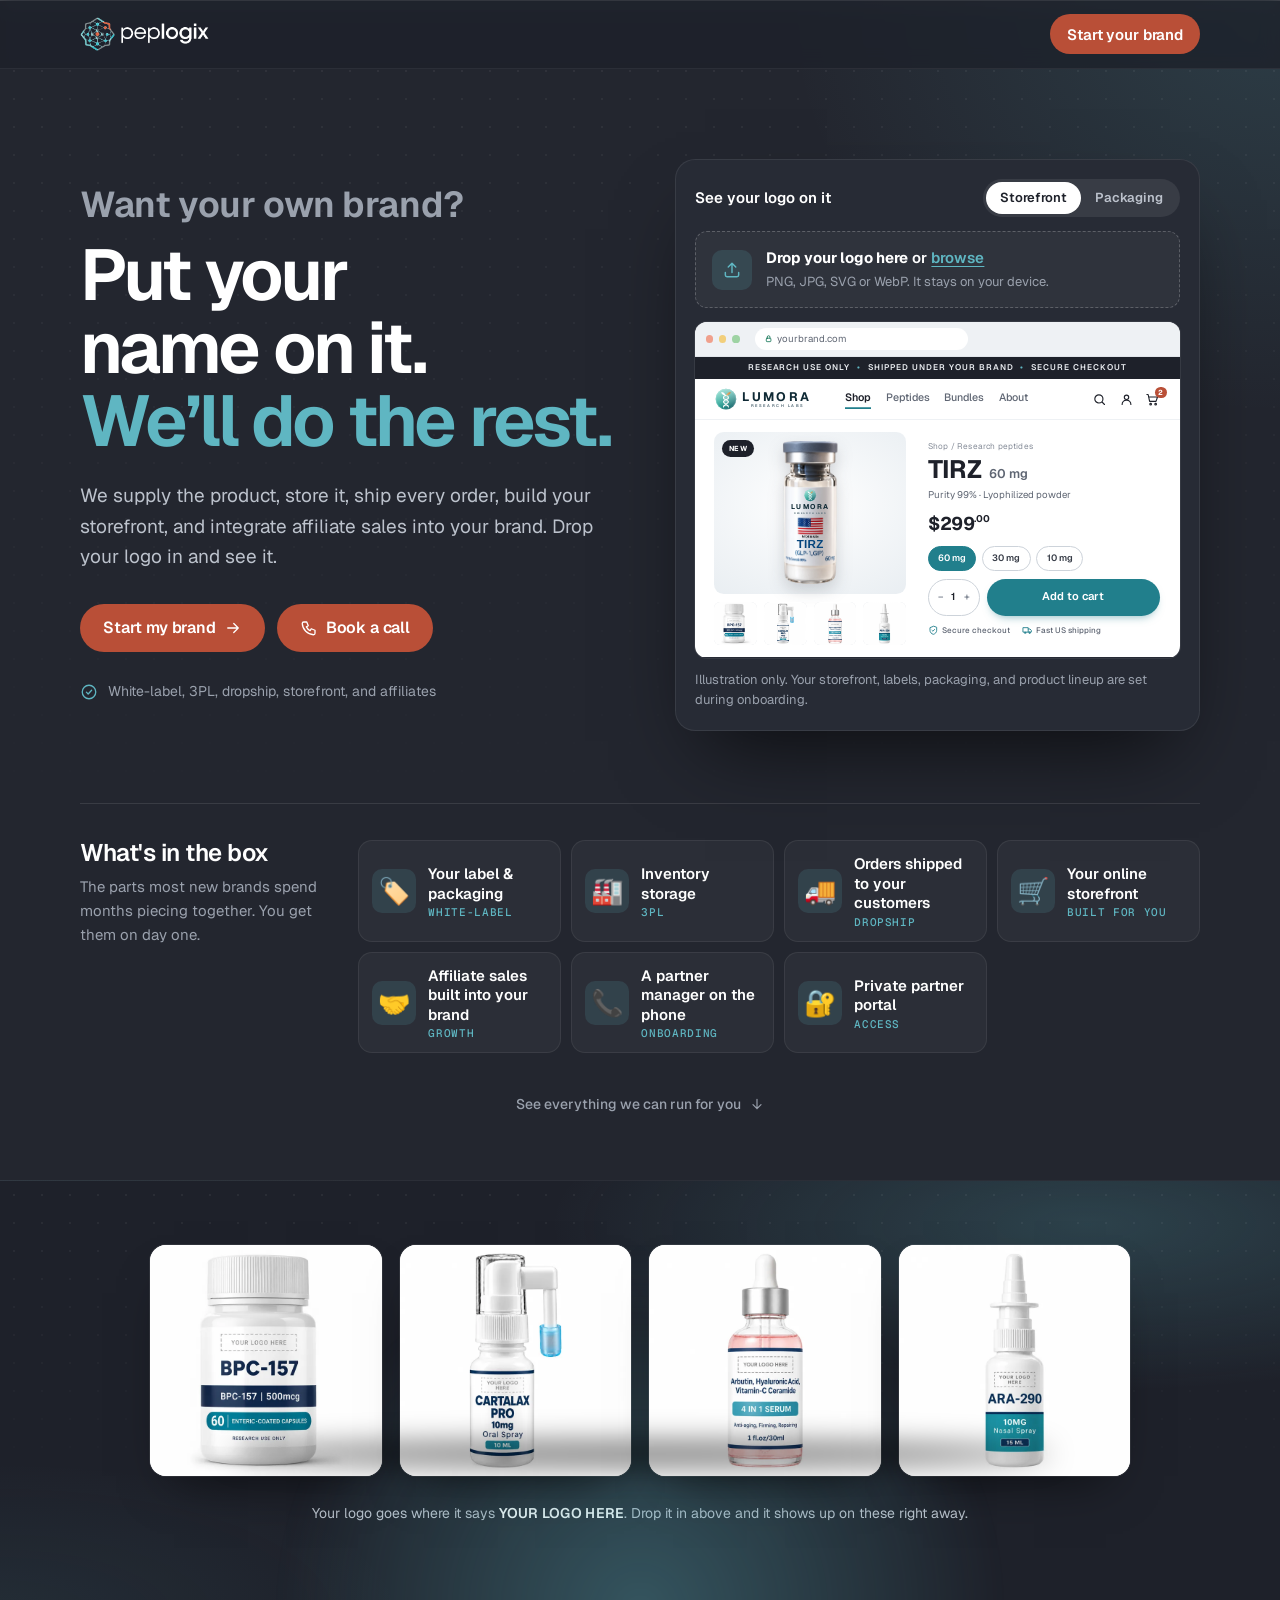
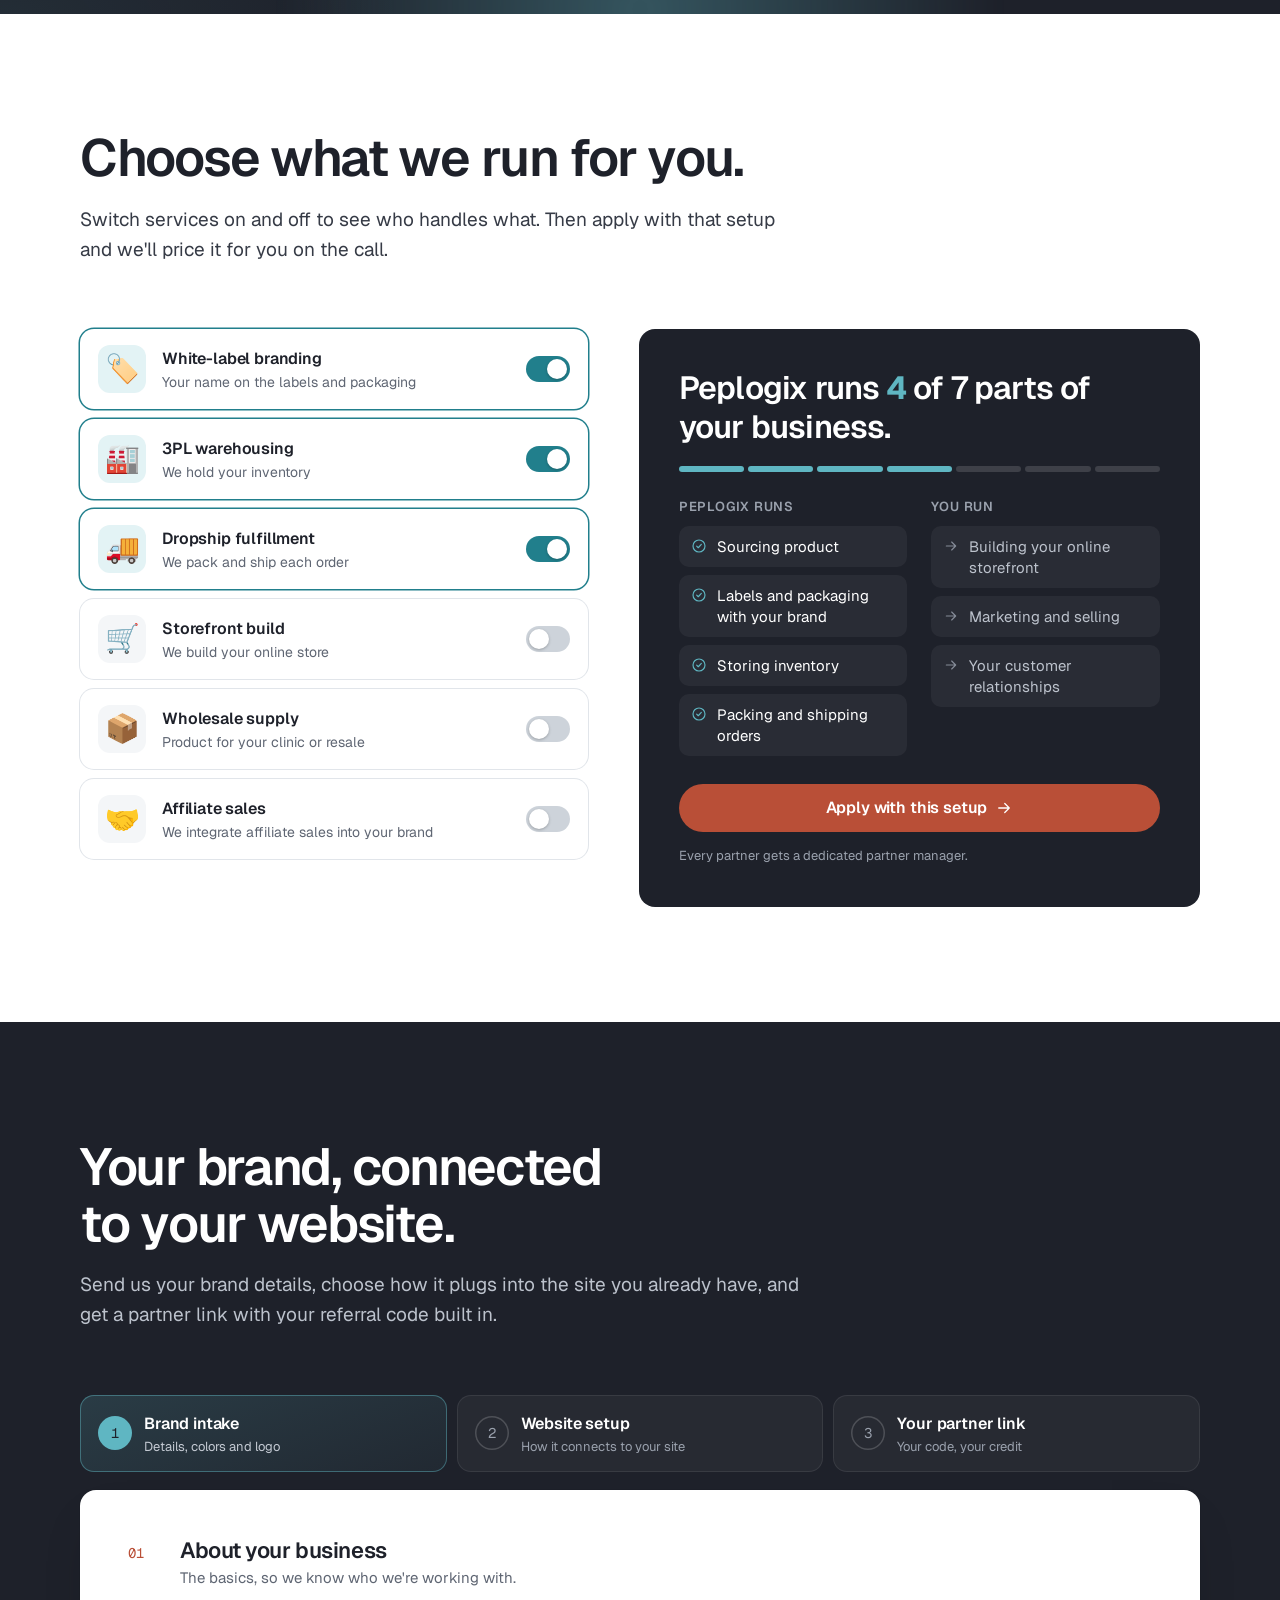
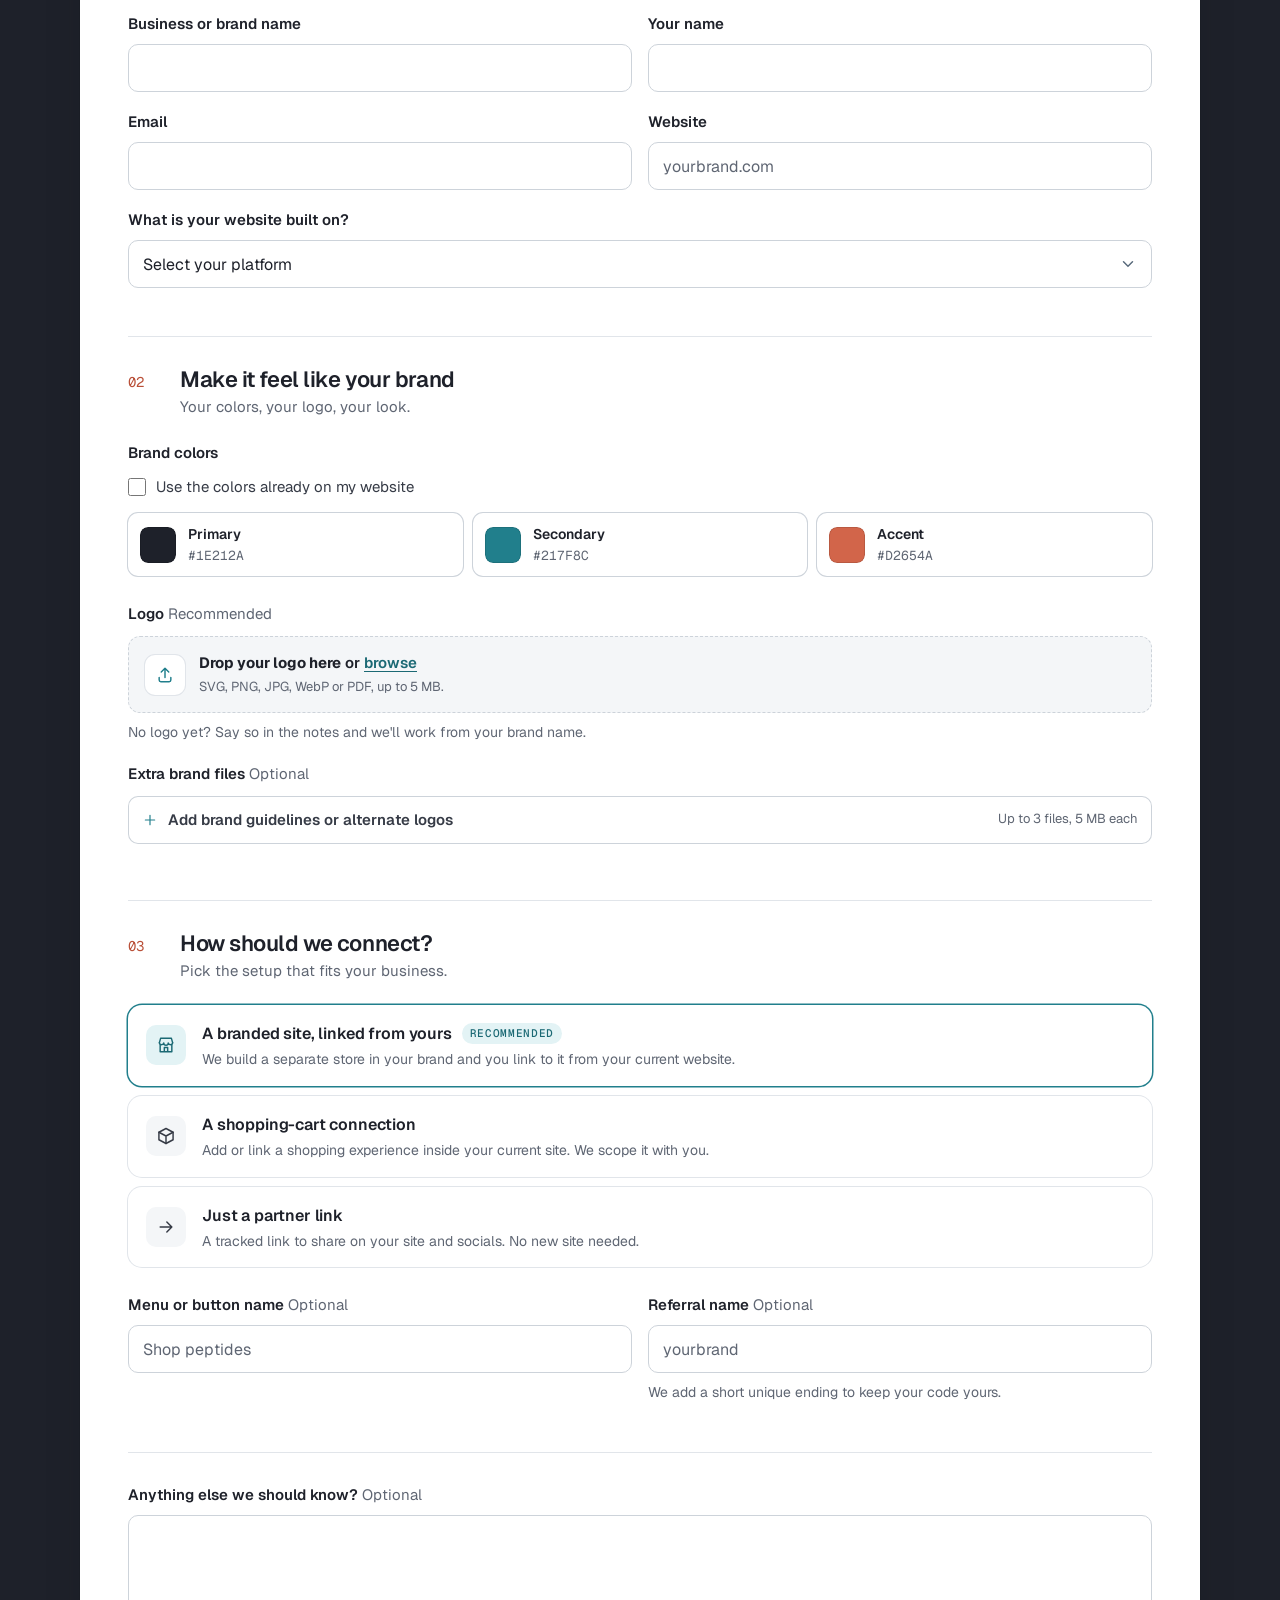
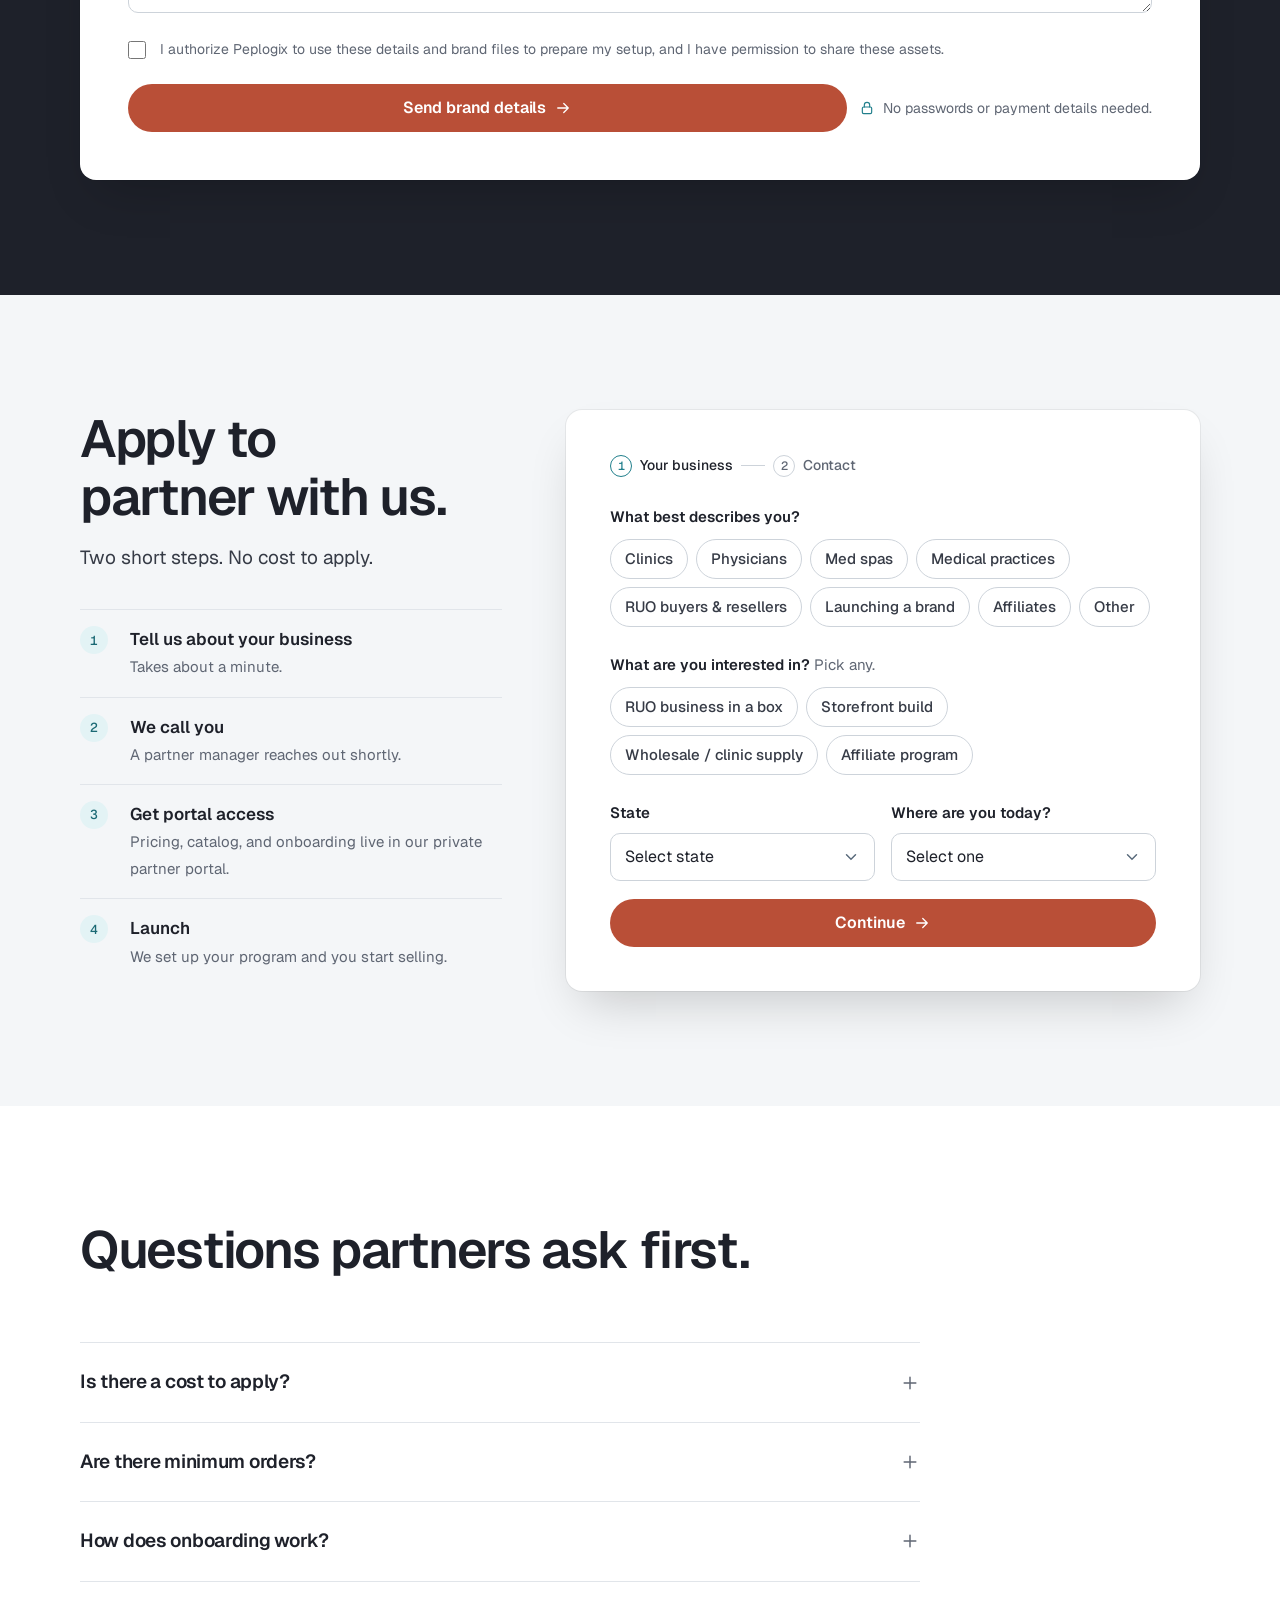
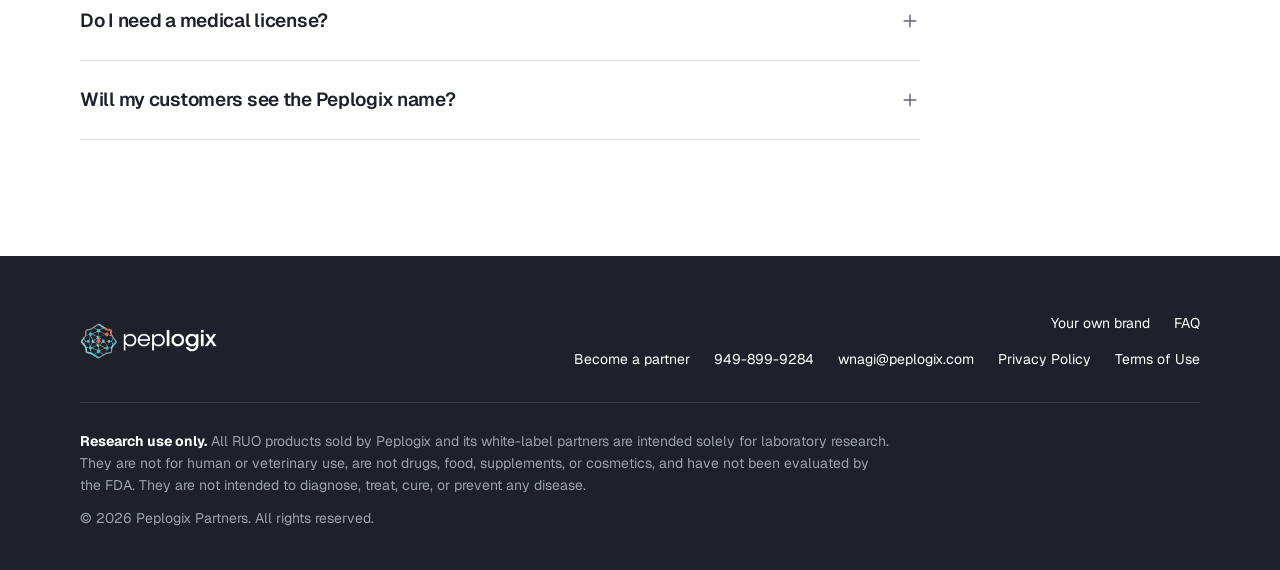
<file: index.html>
<!doctype html>
<html lang="en">
<head>
<meta charset="utf-8">
<meta name="viewport" content="width=device-width, initial-scale=1">
<meta name="robots" content="noindex, nofollow">
<title>Start your brand today | Peplogix</title>
<meta name="description" content="Peplogix partners with clinics, physicians, med spas, RUO resellers and affiliates: white-label products, 3PL and dropship fulfillment, storefronts, and affiliate sales.">
<link rel="canonical" href="https://peplogix.github.io/">
<meta property="og:title" content="Start your brand today | Peplogix">
<meta property="og:description" content="Put your name on it. We supply the product, store it, ship every order, build your storefront, and set up affiliate sales.">
<meta property="og:url" content="https://peplogix.github.io/">
<meta property="og:image" content="https://peplogix.github.io/assets/peplogix-logo.png">
<link rel="preconnect" href="https://fonts.googleapis.com">
<link rel="preconnect" href="https://fonts.gstatic.com" crossorigin>
<link href="https://fonts.googleapis.com/css2?family=Geist:wght@400;500;600;700&family=Geist+Mono:wght@400;500&display=swap" rel="stylesheet">
<link rel="icon" type="image/png" href="assets/favicon-64.png">
<link rel="apple-touch-icon" href="assets/apple-touch-icon.png">
<style>
:root{
  --ink:#1E212A;
  --ink-2:#363B46;
  --muted:#5F6673;
  --line:#E1E5EA;
  --line-2:#CDD3DA;
  --paper:#FFFFFF;
  --mist:#F4F6F8;
  --mist-2:#EBEFF2;
  --teal:#217F8C;
  --teal-ink:#1B6974;
  --teal-wash:#E3F3F5;
  --teal-glow:#5FB6C2;
  --accent:#D2654A;
  --accent-ink:#B94F37;
  --kraft:#D8BF97;
  --kraft-2:#C6A877;
  --danger:#B3261E;
  --danger-wash:#FCECEA;
  --ok:#17795A;
  --radius:10px;
  --radius-lg:16px;
  --shadow:0 0 0 1px rgba(0,0,0,.06),0 8px 24px -8px rgba(0,0,0,.14);
  --shadow-lg:0 0 0 1px rgba(0,0,0,.06),0 24px 48px -16px rgba(0,0,0,.2);
  --ease-out:cubic-bezier(.16,1,.3,1);
  --sans:"Geist",ui-sans-serif,system-ui,-apple-system,"Segoe UI",sans-serif;
  --mono:"Geist Mono",ui-monospace,SFMono-Regular,Menlo,monospace;
  --wrap:1200px;
  --gutter:clamp(16px,4vw,40px);
}
*,*::before,*::after{box-sizing:border-box}
[hidden]{display:none!important}
html{scroll-behavior:smooth;-webkit-text-size-adjust:100%}
@media (prefers-reduced-motion:reduce){html{scroll-behavior:auto}}
body{margin:0;background:var(--paper);color:var(--ink);font:400 17px/1.6 var(--sans);-webkit-font-smoothing:antialiased;text-rendering:optimizeLegibility;caret-color:var(--teal)}
::selection{background:var(--teal);color:#fff}
html{scrollbar-color:var(--line-2) var(--mist)}
::-webkit-scrollbar{width:12px;height:12px}
::-webkit-scrollbar-track{background:var(--mist)}
::-webkit-scrollbar-thumb{background:var(--line-2);border-radius:8px;border:3px solid var(--mist)}
img,svg{display:block;max-width:100%}
a{color:var(--teal-ink);text-underline-offset:.2em;text-decoration-thickness:1px}
a:not(.btn):hover{color:var(--ink)}
:focus-visible{outline:2px solid var(--teal);outline-offset:3px;border-radius:4px}
h1,h2,h3{margin:0;line-height:1.1;letter-spacing:-.025em;text-wrap:balance;font-weight:600}
p{margin:0;text-wrap:pretty}
.wrap{max-width:var(--wrap);margin:0 auto;padding:0 var(--gutter)}
.mono{font-family:var(--mono);font-variant-numeric:tabular-nums}
.sr-only{position:absolute;width:1px;height:1px;padding:0;margin:-1px;overflow:hidden;clip:rect(0 0 0 0);white-space:nowrap;border:0}
.skip{position:absolute;left:16px;top:-60px;background:var(--ink);color:#fff;padding:10px 14px;border-radius:8px;z-index:100;transition:top .2s}
.skip:focus{top:12px}

/* Buttons */
.btn{--bg:var(--accent-ink);--fg:#fff;display:inline-flex;align-items:center;justify-content:center;gap:.5em;min-height:48px;padding:0 22px;border-radius:999px;border:1px solid transparent;background:var(--bg);color:var(--fg);font:600 16px/1 var(--sans);letter-spacing:-.01em;text-decoration:none;cursor:pointer;transition:background .2s var(--ease-out),transform .2s var(--ease-out),box-shadow .2s var(--ease-out)}
.btn:hover{background:#A3442F;color:#fff;box-shadow:0 4px 12px -4px rgba(0,0,0,.25)}
.btn:active{transform:translateY(1px)}
.btn svg{width:18px;height:18px}
.btn--ghost{--bg:transparent;--fg:var(--ink);border-color:var(--line-2)}
.btn--ghost:hover{background:var(--mist);color:var(--ink);box-shadow:none}
.btn--ink{--bg:var(--ink)}
.btn--ink:hover{background:#2C313D}
.btn[disabled],.btn[aria-busy="true"]{opacity:.6;cursor:not-allowed;box-shadow:none}
.btn--call{--bg:var(--accent-ink);--fg:#fff}
.btn--call:hover{background:#A3442F;color:#fff;box-shadow:0 4px 12px -4px rgba(0,0,0,.35)}
.btn--sm{min-height:40px;padding:0 16px;font-size:15px}

/* Nav */
.nav{position:sticky;top:0;z-index:50;background:rgba(255,255,255,.92);backdrop-filter:saturate(1.4) blur(10px);-webkit-backdrop-filter:saturate(1.4) blur(10px);border-bottom:1px solid transparent;transition:border-color .2s}
.nav.is-scrolled{border-bottom-color:var(--line)}
.nav .logo .on-dark{display:none}
.nav.on-dark{background:rgba(30,33,42,.82);border-bottom-color:rgba(255,255,255,.06)}
.nav.on-dark .logo .on-light{display:none}
.nav.on-dark .logo .on-dark{display:block}
.nav.on-dark .nav__links a{color:#BCC2CC}
.nav.on-dark .nav__links a:hover{color:#fff}
.nav__in{display:flex;align-items:center;justify-content:space-between;gap:32px;height:68px}
.logo{display:inline-flex;align-items:center;gap:10px;color:var(--ink);text-decoration:none;font-weight:700;font-size:19px;letter-spacing:-.03em}
.logo img{display:block;height:34px;width:auto}
.foot .logo img{height:36px}
.nav__links{display:flex;gap:28px;margin-left:auto;list-style:none;padding:0;margin-block:0}
.nav__links a{color:var(--ink-2);text-decoration:none;font-size:15px;font-weight:500}
.nav__links a:hover{color:var(--teal-ink)}
@media (max-width:900px){.nav__links{display:none}.nav__in{justify-content:space-between}}
.nav .btn{white-space:nowrap}
@media (max-width:360px){.nav .btn{padding:0 12px;font-size:14px}.logo{font-size:17px}}

/* Hero */
.hero{position:relative;overflow:hidden;color:#fff;padding:clamp(40px,6vw,80px) 0 clamp(40px,5vw,64px);margin-top:-68px;padding-top:calc(68px + clamp(40px,6vw,80px));
  background:radial-gradient(60% 55% at 85% 10%,rgba(95,182,194,.22),transparent 70%),radial-gradient(45% 50% at 0% 100%,rgba(95,182,194,.08),transparent 70%),var(--ink)}
.hero::before{content:"";position:absolute;inset:0;background-image:radial-gradient(rgba(255,255,255,.06) 1px,transparent 1px);background-size:28px 28px;mask-image:linear-gradient(180deg,#000,transparent 75%);-webkit-mask-image:linear-gradient(180deg,#000,transparent 75%);pointer-events:none}
.hero>.wrap{position:relative}
.hero--brand{margin-top:0;padding-top:clamp(72px,9vw,112px);border-top:1px solid rgba(255,255,255,.06);background:radial-gradient(55% 50% at 100% 0%,rgba(95,182,194,.16),transparent 70%),#23262F}
.hero--brand .h1like{font-size:clamp(36px,4.4vw,58px)}
.hero--brand .h1like .l:first-child{font-size:.5em;letter-spacing:-.01em;color:#9AA1AD;margin-bottom:.4em}
.hero__main{display:grid;grid-template-columns:minmax(0,1fr);justify-items:center}
.hero__main .heroart{width:100%;max-width:980px}
@media (max-width:1000px){.hero__main{grid-template-columns:minmax(0,1fr)}.heroart__photo{animation:none}}
.hero--main{padding-bottom:clamp(56px,7vw,96px)}
.hero--brand:first-child{margin-top:-68px;padding-top:calc(68px + clamp(48px,7vw,96px));border-top:0}
.hero--brand+.hero--main{margin-top:0;padding-top:clamp(40px,5vw,72px);border-top:1px solid rgba(255,255,255,.06)}
.paths{display:grid;grid-template-columns:1fr 1fr;gap:14px;margin-top:32px;align-items:start}
@media (max-width:640px){.paths{grid-template-columns:minmax(0,1fr)}}
.path{padding:22px;border-radius:18px;background:rgba(255,255,255,.05);box-shadow:inset 0 0 0 1px rgba(255,255,255,.1);transition:box-shadow .25s var(--ease-out),transform .25s var(--ease-out)}
.path:hover{transform:translateY(-2px);box-shadow:inset 0 0 0 1px rgba(95,182,194,.5)}
.path--b2b{background:linear-gradient(160deg,rgba(95,182,194,.16),rgba(95,182,194,.04));box-shadow:inset 0 0 0 1px rgba(95,182,194,.35)}
.path__tag{display:inline-block;font:500 11px/1 var(--mono);letter-spacing:.08em;text-transform:uppercase;color:var(--teal-glow);margin-bottom:12px}
.path h3{font-size:22px;color:#fff;letter-spacing:-.02em}
.path p{margin-top:8px;font-size:15px;color:#BCC2CC;line-height:1.5}
.path .btn{margin-top:18px;width:100%;white-space:nowrap;padding:0 16px}
.path .btn--ghost{--fg:#fff;border-color:rgba(255,255,255,.22)}
.path .btn--ghost:hover{background:rgba(255,255,255,.08);color:#fff}
.hero__top{max-width:960px;margin:0 auto clamp(56px,7vw,88px);text-align:center}
.hero__lead{font-size:clamp(17px,1.5vw,19px);line-height:1.55;color:#BCC2CC;margin:0 auto;max-width:56ch}
.hero__lead strong{display:block;font-size:clamp(30px,3.4vw,44px);line-height:1.1;letter-spacing:-.03em;color:#fff;margin-bottom:12px;font-weight:650}
.hero__top .paths{grid-template-columns:1fr 1fr;align-items:stretch;gap:16px;margin-top:32px;text-align:left}
.hero__top .path{display:flex;flex-direction:column;padding:26px}
.hero__top .path p{margin-bottom:22px}
.hero__top .path .btn,.hero__top .path #d2cBtn{margin-top:auto}
.hero__top .path .d2c__form{margin-top:16px}
.hero__top h1{font-size:clamp(40px,5.6vw,76px);margin:0 auto}
.hero__top h1 .l{display:inline}
.hero__top h1 em{display:block}
.hero__top .paths{margin-top:clamp(28px,3.5vw,44px)}
.hero__lead--main{text-align:left;margin:0;max-width:40ch}
.hero__lead--main strong{font-size:clamp(32px,3.6vw,50px)}
.hero__more{margin-top:28px;white-space:nowrap}
@media (max-width:400px){.hero__more{padding:0 16px;font-size:15px}}
.hero__ruo--top{margin-top:16px;text-align:center}
@media (max-width:640px){.hero__top{text-align:left}.hero__lead{margin:0}.hero__top .paths{grid-template-columns:minmax(0,1fr)}.hero__ruo--top{text-align:left}}
.hero__ruo{margin-top:18px;font-size:13px;color:#858C98}
.hero.hero--main h1 em{white-space:normal}
.hero--main h1{font-size:clamp(40px,5vw,66px)}
.heroart{position:relative;display:flex;flex-direction:column;align-items:center;gap:18px}
.heroart::before{content:"";position:absolute;left:10%;top:-10%;width:80%;aspect-ratio:1;border-radius:50%;background:radial-gradient(circle,rgba(95,182,194,.35),rgba(95,182,194,0) 65%);filter:blur(10px)}
.heroart::after{content:"";position:absolute;bottom:58px;left:8%;width:84%;height:26px;border-radius:50%;background:rgba(0,0,0,.5);filter:blur(14px)}
.heroart__photo{position:relative;z-index:1;margin:0;width:100%;animation:floaty 6s ease-in-out infinite}
.heroart__photo{container-type:inline-size}
.ylh{position:absolute;transform:translate(-50%,-50%);padding:.7em 1em;border:1.5px dashed rgba(43,58,85,.38);border-radius:.4em;font-family:var(--sans);font-weight:700;line-height:1;letter-spacing:.12em;color:#5F6B80;white-space:nowrap;pointer-events:none}
.fixlbl{position:absolute;display:flex;align-items:center;padding-left:.17cqi;background:#F7F7F7;font:700 1.24cqi/1 Arial,"Helvetica Neue",Helvetica,sans-serif;color:#2B2B2B;letter-spacing:-.04em;white-space:nowrap;overflow:hidden}
.heroart__photo img{display:block;width:100%;height:auto;filter:drop-shadow(0 18px 22px rgba(0,0,0,.42))}
.heroart>svg{width:auto;filter:drop-shadow(0 30px 40px rgba(0,0,0,.45));animation:floaty 6s ease-in-out infinite}
@keyframes floaty{0%,100%{transform:translateY(0)}50%{transform:translateY(-10px)}}
.heroart__pills{position:relative;z-index:2;display:flex;flex-wrap:wrap;justify-content:center;gap:10px}
.heroart__pill{display:inline-flex;align-items:center;gap:8px;padding:10px 14px;border-radius:999px;background:rgba(39,43,53,.85);backdrop-filter:blur(8px);-webkit-backdrop-filter:blur(8px);box-shadow:inset 0 0 0 1px rgba(255,255,255,.12),0 10px 30px -10px rgba(0,0,0,.6);font-size:14px;font-weight:600;color:#fff;white-space:nowrap}
.heroart__pill svg{width:16px;height:16px;flex:none;color:var(--teal-glow)}
.d2c__form{margin-top:16px;display:grid;gap:10px}
.d2c__form .field{margin:0}
.d2c__form label{color:#BCC2CC;font-size:13px;margin-bottom:6px}
.d2c__form .input{height:44px;background:rgba(255,255,255,.06);border-color:rgba(255,255,255,.16);color:#fff}
.d2c__form select.input{color:#fff}
.d2c__form select.input option{color:var(--ink)}
.d2c__form .btn{margin-top:4px}
.d2c__form .err{color:#F0A08C}
.d2c__done{color:var(--teal-glow);font-weight:500;margin:0}
@media (prefers-reduced-motion:reduce){.heroart__photo{animation:none}}
.hero__grid{display:grid;grid-template-columns:1fr minmax(0,560px);gap:clamp(32px,5vw,72px);align-items:center}
@media (max-width:1000px){.hero__grid{grid-template-columns:minmax(0,1fr)}}
.hero h1,.hero .h1like{font-size:clamp(42px,5.6vw,72px);letter-spacing:-.04em;font-weight:650;color:#fff;line-height:1.02}
.hero h1 em,.hero .h1like em{font-style:normal;color:var(--teal-glow);white-space:nowrap;display:block}
.hero h1 .l,.hero .h1like .l{display:block}
.hero__sub{margin-top:24px;font-size:clamp(17px,1.5vw,19px);line-height:1.6;color:#BCC2CC;max-width:46ch}
.hero__cta{display:flex;flex-wrap:wrap;gap:12px;margin-top:32px}
.hero .btn--ghost{--fg:#fff;border-color:rgba(255,255,255,.22)}
.hero .btn--ghost:hover{background:rgba(255,255,255,.08);color:#fff}
.trust{display:flex;align-items:center;gap:10px;margin-top:28px;font-size:14px;color:#9AA1AD}
.trust svg{width:18px;height:18px;color:var(--teal-glow)}
.kit{margin-top:clamp(48px,6vw,72px);padding-top:clamp(28px,3vw,36px);border-top:1px solid rgba(255,255,255,.1);display:grid;grid-template-columns:240px 1fr;gap:clamp(24px,3vw,48px);align-items:start}
@media (max-width:1000px){.kit{grid-template-columns:1fr}}
.kit__head h2{font-size:24px;letter-spacing:-.02em;color:#fff}
.kit__head p{margin-top:8px;color:#9AA1AD;font-size:15px}
.kit__grid{list-style:none;margin:0;padding:0;display:grid;grid-template-columns:repeat(4,minmax(0,1fr));gap:10px}
@media (max-width:1100px){.kit__grid{grid-template-columns:repeat(2,minmax(0,1fr))}}
.kit__item{display:grid;grid-template-columns:36px 1fr;gap:12px;align-items:start;padding:14px;border-radius:14px;background:rgba(255,255,255,.04);box-shadow:inset 0 0 0 1px rgba(255,255,255,.07);transition:transform .25s var(--ease-out),box-shadow .25s var(--ease-out),background .25s}
.kit__item:hover{transform:translateY(-3px);background:rgba(95,182,194,.08);box-shadow:inset 0 0 0 1px rgba(95,182,194,.45)}
.kit__ic{width:36px;height:36px;border-radius:10px;display:grid;place-items:center;background:rgba(95,182,194,.14);color:var(--teal-glow)}
.kit__ic svg{width:18px;height:18px}
.kit__item:has(.kit__ic--emoji){grid-template-columns:44px 1fr;align-items:center}
.kit__ic--emoji{width:44px;height:44px;font-size:26px;line-height:1;font-family:"Apple Color Emoji","Segoe UI Emoji","Noto Color Emoji",sans-serif}
.kit__item b{display:block;font-size:15px;font-weight:600;color:#fff;line-height:1.3}
.kit__item small{display:block;margin-top:4px;font:500 11px/1 var(--mono);letter-spacing:.06em;text-transform:uppercase;color:var(--teal-glow)}
.js .kit__item{opacity:0;transform:translateY(10px)}
.js .kit.in .kit__item{animation:kitIn .55s var(--ease-out) forwards;animation-delay:calc(var(--i) * 70ms + 150ms)}
@keyframes kitIn{to{opacity:1;transform:none}}
.scrollcue{display:flex;justify-content:center;margin-top:clamp(28px,4vw,40px)}
.scrollcue a{display:inline-flex;align-items:center;gap:8px;color:#9AA1AD;font-size:14px;font-weight:500;text-decoration:none}
.scrollcue a:hover{color:#fff}
.scrollcue svg{width:16px;height:16px;animation:nudge 2s var(--ease-out) infinite}
@keyframes nudge{0%,100%{transform:none}50%{transform:translateY(4px)}}
@media (prefers-reduced-motion:reduce){.js .kit__item{opacity:1;transform:none;animation:none!important}.scrollcue svg{animation:none}}

/* White-label preview */
.preview{background:#272B35;border-radius:20px;padding:20px;box-shadow:inset 0 0 0 1px rgba(255,255,255,.08),0 40px 80px -30px rgba(0,0,0,.7)}
.preview__bar{display:flex;align-items:center;justify-content:space-between;gap:12px;flex-wrap:wrap}
.preview__title{font-size:15px;font-weight:600;color:#fff;margin:0}
.seg2{display:inline-flex;padding:3px;border-radius:999px;background:rgba(255,255,255,.08)}
.seg2 button{all:unset;cursor:pointer;padding:6px 14px;border-radius:999px;font-size:13px;font-weight:600;color:#BCC2CC;transition:background .2s,color .2s}
.seg2 button[aria-selected="true"]{background:#fff;color:var(--ink)}
.seg2 button:focus-visible{outline:2px solid var(--teal-glow);outline-offset:2px}
.drop{display:flex;align-items:center;gap:14px;margin-top:14px;padding:14px 16px;border-radius:12px;border:1.5px dashed rgba(255,255,255,.22);background:rgba(255,255,255,.04);cursor:pointer;transition:border-color .2s,background .2s}
.drop:hover,.drop.is-over{border-color:var(--teal-glow);background:rgba(95,182,194,.10)}
.drop:focus-within{outline:2px solid var(--teal-glow);outline-offset:2px}
.drop__ic{width:40px;height:40px;flex:none;border-radius:10px;display:grid;place-items:center;background:rgba(95,182,194,.16);color:var(--teal-glow);overflow:hidden}
.drop__ic svg{width:20px;height:20px}
.drop__ic img{width:100%;height:100%;object-fit:contain;background:#fff}
.drop__t{display:block;color:#fff;font-size:15px;font-weight:600}
.drop__t u{color:var(--teal-glow);text-underline-offset:.2em}
.drop__d{display:block;color:#9AA1AD;font-size:13px;margin-top:2px}
.drop__x{all:unset;margin-left:auto;cursor:pointer;font-size:13px;font-weight:600;color:#BCC2CC;padding:6px 10px;border-radius:8px}
.drop__x:hover{color:#fff;background:rgba(255,255,255,.08)}
.drop__err{color:#F0A08C}
.preview__stage{margin-top:14px;border-radius:12px;overflow:hidden;box-shadow:0 0 0 1px rgba(255,255,255,.07);aspect-ratio:520/360;position:relative}
.preview__stage>svg,.preview__stage>.shop{position:absolute;inset:0;width:100%;height:100%}
.preview__stage>svg,.preview__stage>.shop{transition:opacity .3s var(--ease-out)}
.preview__stage>[data-off]{opacity:0;pointer-events:none}
.shop{container-type:inline-size;background:#fff;display:flex;flex-direction:column;font-family:var(--sans);color:var(--ink);overflow:hidden}
.shop__chrome{display:flex;align-items:center;gap:1.1cqi;padding:1.2cqi 2.2cqi;background:#EEF1F4;border-bottom:1px solid #E1E5EA}
.shop__chrome i{width:1.6cqi;height:1.6cqi;border-radius:50%;background:#CDD3DA}
.shop__chrome i:first-child{background:#F0A08C}.shop__chrome i:nth-child(2){background:#F2CF7B}.shop__chrome i:nth-child(3){background:#9ED3A3}
.shop__url{margin-left:2cqi;flex:1;max-width:44cqi;display:flex;align-items:center;gap:.8cqi;padding:.7cqi 2cqi;border-radius:99px;background:#fff;font-size:2cqi;color:#5F6673}
.shop__url svg{width:1.9cqi;height:1.9cqi;color:#17795A}
.shop__bar{display:flex;justify-content:center;align-items:center;gap:1.4cqi;padding:.9cqi;background:#1E212A;color:#E8EBEF;font-size:1.7cqi;font-weight:600;letter-spacing:.12em;text-transform:uppercase}
.shop__bar span{color:#5FB6C2}
.shop__nav{display:flex;align-items:center;gap:3cqi;padding:1.5cqi 4cqi;border-bottom:1px solid #EEF1F4}
.shop__logo{display:flex;align-items:center;flex:none;height:5.4cqi;width:22cqi}
.shop__logo svg,.shop__logo img{display:block;height:100%;width:auto;max-width:24cqi;object-fit:contain;object-position:left center}
.shop__links{display:flex;gap:3cqi;margin-left:2cqi;font-size:2.2cqi;font-weight:500;color:#5F6673}
.shop__links .is-on{color:var(--ink);font-weight:600;box-shadow:inset 0 -.35cqi 0 var(--teal);padding-bottom:.6cqi}
.shop__icons{margin-left:auto;display:flex;align-items:center;gap:2.4cqi;color:var(--ink)}
.shop__icons svg{width:3.1cqi;height:3.1cqi}
.shop__cart{position:relative;display:flex}
.shop__cart b{position:absolute;top:-1cqi;right:-1.3cqi;min-width:2.4cqi;height:2.4cqi;padding:0 .5cqi;border-radius:99px;background:var(--accent-ink);color:#fff;font-size:1.5cqi;display:grid;place-items:center;font-weight:700}
.shop__body{flex:1;display:grid;grid-template-columns:43% 1fr;gap:4.5cqi;padding:2.4cqi 4cqi 2.6cqi;min-height:0}
.shop__gallery{display:grid;grid-template-rows:1fr auto;gap:1.6cqi;min-height:0}
.shop__img{position:relative;min-height:0;display:grid;place-items:center;border-radius:2cqi;background:radial-gradient(80% 70% at 50% 45%,#FFFFFF,#E9EEF2)}
.shop__img svg{height:90%;width:auto;filter:drop-shadow(0 1.6cqi 1.6cqi rgba(30,33,42,.18))}
.shop__tag{position:absolute;top:1.6cqi;left:1.6cqi;padding:.6cqi 1.4cqi;border-radius:99px;background:#1E212A;color:#fff;font-size:1.5cqi;font-weight:700;letter-spacing:.08em;text-transform:uppercase}
.shop__thumbs{display:grid;grid-template-columns:repeat(3,1fr);gap:1.4cqi}
.shop__thumbs span{height:6.4cqi;border-radius:1.2cqi;background:#F1F4F6;display:grid;place-items:center;box-shadow:inset 0 0 0 1px #E1E5EA}
.shop__thumbs span.is-on{box-shadow:inset 0 0 0 .35cqi var(--teal)}
.shop__thumbs svg{height:82%;width:auto}
.shop__thumbs--line{grid-template-columns:repeat(4,1fr)}
.shop__thumbs--line>span{position:relative;height:auto;aspect-ratio:1;overflow:hidden;background:#fff}
.shop__thumbs--line>span>img{width:100%;height:100%;object-fit:cover;display:block}
/* Uploaded logo laid over a product's YOUR LOGO HERE box (box measured on each 640px product photo) */
.logoslot{position:absolute;display:grid;place-items:center}
.logoslot[hidden]{display:none}
.logoslot img{max-width:96%;max-height:96%;width:auto;height:auto;object-fit:contain;mix-blend-mode:multiply;filter:contrast(1.04)}
.lineup{display:grid;grid-template-columns:repeat(4,minmax(0,1fr));gap:10px;margin:0}
@media (max-width:520px){.lineup{grid-template-columns:repeat(2,minmax(0,1fr))}}
.lineup figure{position:relative;margin:0;border-radius:12px;overflow:hidden;background:#fff;box-shadow:0 0 0 1px var(--line),0 10px 24px -16px rgba(30,33,42,.35)}
.lineup figure>img{display:block;width:100%;height:auto;aspect-ratio:1}
.lineup figcaption{grid-column:1/-1;font-size:14px;color:var(--muted);margin-top:4px}
.lineup figcaption b{font-weight:600;color:var(--ink-2);letter-spacing:.02em}
.heroart--line .lineup{gap:clamp(10px,1.6vw,18px)}
.heroart--line .lineup figure{border-radius:16px;box-shadow:0 0 0 1px rgba(255,255,255,.08),0 24px 48px -24px rgba(0,0,0,.6)}
.heroart--line figcaption{color:#BCC2CC;text-align:center;margin-top:8px}
.heroart--line figcaption b{color:#fff}
.ob__preview{margin-top:16px;animation:panelIn .4s var(--ease-out)}
.ob__preview[hidden]{display:none}

.shop__info{display:flex;flex-direction:column;justify-content:center;min-width:0}
.shop__crumb{margin:0;font-size:1.7cqi;color:#858C98;letter-spacing:.02em}
.shop__info h4{margin:.6cqi 0 0;font-size:5.2cqi;line-height:1;letter-spacing:-.03em;font-weight:700}
.shop__info h4 small{font-size:2.6cqi;font-weight:600;color:#5F6673;letter-spacing:0;margin-left:.6cqi}
.shop__meta{margin:1cqi 0 0;font-size:2cqi;color:#5F6673}
.shop__price{margin:1.4cqi 0 0;font-size:3.8cqi;font-weight:700;letter-spacing:-.02em}
.shop__price sup{font-size:2cqi;vertical-align:1.6cqi}
.shop__pills{display:flex;gap:1.2cqi;margin-top:1.5cqi}
.shop__pills span{font-size:1.9cqi;font-weight:600;padding:.9cqi 1.9cqi;border-radius:99px;border:1px solid #CDD3DA;color:#363B46}
.shop__pills span:first-child{border-color:var(--teal);background:var(--teal);color:#fff}
.shop__buy{display:flex;gap:1.4cqi;margin-top:1.7cqi}
.shop__qty{display:flex;align-items:center;gap:1.8cqi;padding:0 1.8cqi;border-radius:99px;border:1px solid #CDD3DA;font-size:2.1cqi;font-weight:600}
.shop__qty i{font-style:normal;color:#858C98}
.shop__btn{flex:1;display:block;text-align:center;padding:1.9cqi;border-radius:99px;background:var(--teal);color:#fff;font-size:2.3cqi;font-weight:600;box-shadow:0 1cqi 2cqi -1cqi rgba(33,127,140,.6)}
.shop__trust{display:flex;gap:2.4cqi;margin-top:1.7cqi;font-size:1.65cqi;color:#5F6673;font-weight:500}
.shop__trust span{display:flex;align-items:center;gap:.7cqi}
.shop__trust svg{width:2.2cqi;height:2.2cqi;color:var(--teal)}
.shop__ruo{margin:1.4cqi 0 0;font-size:1.5cqi;color:#9AA1AD}
.preview__note{margin-top:12px;font-size:13px;color:#9AA1AD}

/* Sections */
.section{padding:clamp(72px,9vw,128px) 0}
.section--mist{background:var(--mist)}
.section--ink{background:var(--ink);color:#E8EBEF}
.section__head{max-width:720px;margin-bottom:clamp(40px,5vw,64px)}
.section__head h2{font-size:clamp(32px,4.2vw,52px)}
.section__head p{margin-top:18px;font-size:19px;color:var(--ink-2);max-width:60ch}
.section--ink .section__head p{color:#BCC2CC}
.section--ink h2{color:#fff}

/* Segments */
.seg{display:grid;grid-template-columns:300px 1fr;gap:clamp(24px,4vw,56px);align-items:start}
@media (max-width:860px){.seg{grid-template-columns:1fr}}
.seg__tabs{display:flex;flex-direction:column;border-top:1px solid var(--line)}
@media (max-width:860px){.seg__tabs{flex-direction:row;overflow-x:auto;border-top:0;gap:8px;padding-bottom:4px;scrollbar-width:none;margin:0 calc(var(--gutter)*-1);padding-inline:var(--gutter)}.seg__tabs::-webkit-scrollbar{display:none}}
.seg__tab{all:unset;box-sizing:border-box;display:flex;align-items:center;justify-content:space-between;gap:12px;padding:18px 4px;border-bottom:1px solid var(--line);font-size:18px;font-weight:500;color:var(--muted);cursor:pointer;transition:color .2s}
.seg__tab svg{width:18px;height:18px;opacity:0;transform:translateX(-6px);transition:opacity .25s var(--ease-out),transform .25s var(--ease-out);color:var(--teal)}
.seg__tab:not([aria-selected="true"]):hover{color:var(--ink)}
.seg__tab[aria-selected="true"]{color:var(--ink);font-weight:600}
.seg__tab[aria-selected="true"] svg{opacity:1;transform:none}
.seg__tab:focus-visible{outline:2px solid var(--teal);outline-offset:-2px;border-radius:6px}
@media (max-width:860px){.seg__tab{flex:none;padding:10px 16px;border:1px solid var(--line-2);border-radius:999px;font-size:15px;white-space:nowrap}.seg__tab svg{display:none}.seg__tab[aria-selected="true"]{background:var(--ink);color:#fff;border-color:var(--ink)}}
.seg__panel{background:#fff;border-radius:var(--radius-lg);padding:clamp(28px,4vw,48px);box-shadow:var(--shadow);min-height:100%}
.seg__panel h3{font-size:clamp(26px,2.8vw,34px);max-width:22ch}
.seg__panel>p{margin-top:16px;color:var(--ink-2);max-width:58ch}
.seg__list{list-style:none;padding:0;margin:28px 0 32px;display:grid;gap:14px}
.seg__list li{display:grid;grid-template-columns:22px 1fr;gap:12px;align-items:start}
.seg__list svg{width:20px;height:20px;color:var(--teal);margin-top:3px}
.seg__panel[data-anim]{animation:panelIn .45s var(--ease-out)}
@keyframes panelIn{from{opacity:.001;transform:translateY(6px)}to{opacity:1;transform:none}}

/* Business in a box */
.steps{list-style:none;padding:0;margin:0;counter-reset:s;display:grid;grid-template-columns:repeat(4,minmax(0,1fr));gap:clamp(20px,3vw,40px)}
@media (max-width:900px){.steps{grid-template-columns:1fr 1fr}}
@media (max-width:560px){.steps{grid-template-columns:1fr}}
.steps li{counter-increment:s;padding-top:24px;border-top:1px solid var(--line)}
.steps li::before{content:counter(s,decimal-leading-zero);display:block;margin-bottom:16px;font:500 15px/1 var(--mono);color:var(--accent-ink)}
.steps h3{font-size:21px;letter-spacing:-.02em}
.steps p{margin-top:8px;color:var(--ink-2);font-size:16px}
.box__cta{display:flex;flex-wrap:wrap;align-items:center;gap:16px 24px;margin-top:clamp(36px,4vw,48px)}
.ruo-note{font-size:13px;line-height:1.5;color:var(--muted);max-width:70ch;margin:0}


/* Build your program */
.build{display:grid;grid-template-columns:minmax(0,.95fr) minmax(0,1.05fr);gap:clamp(24px,4vw,56px);align-items:start}
@media (max-width:960px){.build{grid-template-columns:1fr}}
.svcs{display:grid;gap:10px}
.svc{all:unset;box-sizing:border-box;display:grid;grid-template-columns:40px 1fr 44px;gap:16px;align-items:center;padding:16px 18px;border-radius:14px;background:#fff;box-shadow:0 0 0 1px var(--line);cursor:pointer;transition:box-shadow .2s var(--ease-out),background .2s var(--ease-out),transform .15s var(--ease-out)}
.svc:hover{box-shadow:0 0 0 1px var(--line-2),0 6px 18px -10px rgba(0,0,0,.25)}
.svc:active{transform:scale(.99)}
.svc:focus-visible{outline:2px solid var(--teal);outline-offset:2px}
.svc__ic{width:40px;height:40px;border-radius:10px;display:grid;place-items:center;background:var(--mist);color:var(--ink-2);transition:background .2s,color .2s}
.svc__ic svg{width:20px;height:20px}
.svc{grid-template-columns:48px 1fr 44px}
.svc__ic.svc__ic--emoji{width:48px;height:48px;border-radius:12px}
.svc__ic--emoji{font-size:28px;line-height:1;font-family:"Apple Color Emoji","Segoe UI Emoji","Noto Color Emoji",sans-serif}
.svc__t{display:block;font-weight:600;font-size:16px;letter-spacing:-.01em}
.svc__d{display:block;font-size:14px;color:var(--muted);margin-top:2px;line-height:1.4}
.sw{width:44px;height:26px;border-radius:999px;background:var(--line-2);position:relative;transition:background .25s var(--ease-out)}
.sw::after{content:"";position:absolute;top:3px;left:3px;width:20px;height:20px;border-radius:50%;background:#fff;box-shadow:0 1px 3px rgba(0,0,0,.25);transition:transform .3s var(--ease-out)}
.svc[aria-pressed="true"]{box-shadow:0 0 0 1.5px var(--teal)}
.svc[aria-pressed="true"] .svc__ic{background:var(--teal-wash);color:var(--teal-ink)}
.svc[aria-pressed="true"] .sw{background:var(--teal)}
.svc[aria-pressed="true"] .sw::after{transform:translateX(18px)}
.plan{background:var(--ink);color:#E8EBEF;border-radius:var(--radius-lg);padding:clamp(24px,3.5vw,40px);position:sticky;top:96px}
.plan__count{font-size:clamp(24px,2.6vw,32px);font-weight:600;letter-spacing:-.025em;color:#fff;line-height:1.2}
.plan__count strong{color:var(--teal-glow);font-variant-numeric:tabular-nums}
.plan__bar{display:flex;gap:4px;margin:20px 0 28px}
.plan__bar span{flex:1;height:6px;border-radius:3px;background:rgba(255,255,255,.14);transition:background .35s var(--ease-out)}
.plan__bar span.on{background:var(--teal-glow)}
.plan__cols{display:grid;grid-template-columns:1fr 1fr;gap:24px}
@media (max-width:520px){.plan__cols{grid-template-columns:1fr}}
.plan h3{font-size:13px;font-weight:600;letter-spacing:.06em;text-transform:uppercase;color:#9AA1AD;margin-bottom:12px}
.plan ul{list-style:none;padding:0;margin:0;display:grid;gap:8px}
.plan li{display:flex;gap:10px;align-items:flex-start;font-size:15px;line-height:1.4;padding:10px 12px;border-radius:10px;background:rgba(255,255,255,.05)}
.plan li svg{width:16px;height:16px;flex:none;margin-top:2px}
.plan__us li{color:#fff}
.plan__us li svg{color:var(--teal-glow)}
.plan__you li{color:#BCC2CC}
.plan__you li svg{color:#858C98}
.plan li.moved{animation:moved .6s var(--ease-out)}
@keyframes moved{from{opacity:0;transform:translateY(-6px);background:rgba(210,101,74,.25)}to{opacity:1;transform:none}}
.plan__cta{margin-top:28px;width:100%}
.plan__note{margin-top:14px;font-size:13px;color:#9AA1AD}
@media (prefers-reduced-motion:reduce){.plan li.moved{animation:none}.sw::after,.svc{transition:none}}

/* Apply */
.apply{display:grid;grid-template-columns:.8fr 1.2fr;gap:clamp(32px,5vw,80px);align-items:start}
@media (max-width:960px){.apply{grid-template-columns:1fr}}
.apply__copy h2{font-size:clamp(32px,4.2vw,52px)}
.apply__copy>p{margin-top:18px;font-size:19px;color:var(--ink-2)}
.next{list-style:none;padding:0;margin:36px 0 0;display:grid;gap:0}
.next li{display:grid;grid-template-columns:36px 1fr;gap:14px;padding:16px 0;border-top:1px solid var(--line)}
.next .dot{width:28px;height:28px;border-radius:50%;display:grid;place-items:center;background:var(--teal-wash);color:var(--teal-ink);font:500 13px/1 var(--mono)}
.next strong{display:block;font-weight:600}
.next span{color:var(--muted);font-size:15px}

.form{background:#fff;border-radius:var(--radius-lg);box-shadow:var(--shadow-lg);padding:clamp(24px,4vw,44px);scroll-margin-top:96px}
.form__progress{display:flex;align-items:center;gap:12px;margin-bottom:28px;font-size:14px;color:var(--muted)}
.form__progress ol{display:flex;gap:8px;list-style:none;padding:0;margin:0}
.form__progress li{display:flex;align-items:center;gap:8px;font-weight:500}
.form__progress li+li::before{content:"";width:24px;height:1px;background:var(--line-2)}
.mark{width:22px;height:22px;border-radius:50%;border:1.5px solid var(--line-2);display:grid;place-items:center;font:500 12px/1 var(--mono);color:var(--muted)}
.mark svg{width:13px;height:13px}
li[data-state="current"] .mark{border-color:var(--teal);color:var(--teal)}
li[data-state="current"]{color:var(--ink)}
li[data-state="done"] .mark{background:var(--teal);border-color:var(--teal);color:#fff}
fieldset{border:0;padding:0;margin:0 0 26px;min-width:0}
legend,.label{display:block;font-weight:600;font-size:15px;margin-bottom:10px;color:var(--ink);padding:0}
.hint{font-weight:400;color:var(--muted)}
.chips{display:flex;flex-wrap:wrap;gap:8px}
.chip{position:relative}
.chip input{position:absolute;opacity:0;inset:0;margin:0;cursor:pointer}
.chip span{display:inline-flex;align-items:center;gap:8px;min-height:40px;padding:0 14px;border:1px solid var(--line-2);border-radius:999px;font-size:15px;font-weight:500;color:var(--ink-2);background:#fff;transition:background .15s,border-color .15s,color .15s;user-select:none}
.chip span svg{width:14px;height:14px;display:none}
.chip input:hover+span{border-color:var(--ink-2)}
.chip input:checked+span{background:var(--ink);border-color:var(--ink);color:#fff}
.chip input:checked+span svg{display:block}
.chip input:focus-visible+span{outline:2px solid var(--teal);outline-offset:2px}
.row{display:grid;grid-template-columns:1fr 1fr;gap:16px}
@media (max-width:560px){.row{grid-template-columns:1fr}}
.field{margin-bottom:18px}
.field label{display:block;font-weight:600;font-size:15px;margin-bottom:8px}
.input,select.input{width:100%;height:48px;border:1px solid var(--line-2);border-radius:var(--radius);padding:0 14px;font:400 16px var(--sans);color:var(--ink);background:#fff;transition:border-color .15s,box-shadow .15s;appearance:none}
select.input{background-image:url("data:image/svg+xml,%3Csvg xmlns='http://www.w3.org/2000/svg' viewBox='0 0 24 24' fill='none' stroke='%235A6B7C' stroke-width='2' stroke-linecap='round'%3E%3Cpath d='m6 9 6 6 6-6'/%3E%3C/svg%3E");background-repeat:no-repeat;background-position:right 14px center;background-size:18px;padding-right:40px}
.input::placeholder{color:#5F6673}
.input:hover{border-color:var(--ink-2)}
.input:focus{outline:none;border-color:var(--teal);box-shadow:0 0 0 4px var(--teal-wash)}
.input[aria-invalid="true"]{border-color:var(--danger);box-shadow:0 0 0 4px var(--danger-wash)}
.err{display:none;margin-top:6px;font-size:14px;color:var(--danger)}
.err.is-on{display:flex;gap:6px;align-items:center}
.consent{display:grid;grid-template-columns:20px 1fr;gap:12px;font-size:14px;color:var(--muted);line-height:1.5;margin:6px 0 24px}
.consent input{width:18px;height:18px;margin:2px 0 0;accent-color:var(--teal)}
.form__actions{display:flex;gap:12px;align-items:center;flex-wrap:wrap}
.form__actions .btn--primary{flex:1 1 220px}
.form__step[hidden]{display:none}
.form__step{animation:panelIn .4s var(--ease-out)}
.form__alert{display:none;padding:14px 16px;border-radius:var(--radius);background:var(--danger-wash);color:var(--danger);font-size:15px;margin-bottom:20px}
.form__alert.is-on{display:block}
.done{text-align:left}
.done__icon{width:52px;height:52px;border-radius:50%;background:var(--teal-wash);color:var(--teal);display:grid;place-items:center;margin-bottom:20px}
.done__icon svg{width:26px;height:26px}
.done h3{font-size:30px}
.done p{margin-top:12px;color:var(--ink-2)}
.done .btn{margin-top:28px}
.demo{margin-top:20px;padding:12px 14px;border-radius:var(--radius);background:#FFF7E0;color:#6B4E00;font-size:14px}
.spin{width:18px;height:18px;border:2px solid rgba(255,255,255,.4);border-top-color:#fff;border-radius:50%;animation:spin .7s linear infinite}
@keyframes spin{to{transform:rotate(360deg)}}

/* FAQ */
.faq{max-width:840px}
.faq details{border-top:1px solid var(--line)}
.faq details:last-child{border-bottom:1px solid var(--line)}
.faq summary{list-style:none;cursor:pointer;display:flex;justify-content:space-between;align-items:center;gap:24px;padding:24px 0;font-size:19px;font-weight:600;letter-spacing:-.015em}
.faq summary::-webkit-details-marker{display:none}
.faq summary svg{width:20px;height:20px;flex:none;color:var(--muted);transition:transform .3s var(--ease-out)}
.faq details[open] summary svg{transform:rotate(45deg);color:var(--accent-ink)}
.faq details p{padding:0 0 26px;color:var(--ink-2);max-width:68ch}

/* D2C */

/* Footer */
.foot{background:var(--ink);color:#BCC2CC;padding:56px 0 40px;font-size:14px}
.foot__top{display:flex;justify-content:space-between;gap:32px;flex-wrap:wrap;padding-bottom:32px;border-bottom:1px solid rgba(255,255,255,.12)}
.foot .logo{color:#fff}
.foot nav{display:grid;gap:14px;justify-items:end}
.foot nav ul{list-style:none;padding:0;margin:0;display:flex;gap:24px;flex-wrap:wrap;justify-content:flex-end}
@media (max-width:700px){.foot nav{justify-items:start}.foot nav ul{justify-content:flex-start}}
.foot a{color:#FFFFFF;text-decoration:none}
.foot a:hover,.foot .logo:hover{color:#fff;text-decoration:underline}
.foot__legal{margin-top:28px;display:grid;gap:12px;max-width:90ch;line-height:1.55;color:#9AA1AD}
.foot__legal strong{color:#FFFFFF}

/* Reveal: visible by default, enhanced only with JS */
/* Partner onboarding: dark section, step rail, white working card (same card language as the apply form) */
.ob{display:grid;gap:18px}
.ob__steps{display:grid;grid-template-columns:repeat(3,minmax(0,1fr));gap:10px}
.ob__steps button{all:unset;box-sizing:border-box;display:grid;grid-template-columns:34px 1fr;gap:12px;align-items:center;padding:16px 18px;border-radius:14px;background:rgba(255,255,255,.04);box-shadow:inset 0 0 0 1px rgba(255,255,255,.08);cursor:pointer;transition:background .25s var(--ease-out),box-shadow .25s var(--ease-out)}
.ob__steps button:hover{background:rgba(255,255,255,.07)}
.ob__steps button:focus-visible{outline:2px solid var(--teal-glow);outline-offset:2px}
.ob__steps button[aria-selected="true"]{background:linear-gradient(160deg,rgba(95,182,194,.18),rgba(95,182,194,.05));box-shadow:inset 0 0 0 1px rgba(95,182,194,.45)}
.ob__n{width:34px;height:34px;border-radius:50%;display:grid;place-items:center;font-size:14px;color:#9AA1AD;box-shadow:inset 0 0 0 1.5px rgba(255,255,255,.18);transition:background .25s,color .25s,box-shadow .25s}
.ob__steps button[aria-selected="true"] .ob__tt small{color:#C4CAD3}
.ob__steps button[aria-selected="true"] .ob__n{color:var(--ink);background:var(--teal-glow);box-shadow:none}
.ob__steps button[data-done] .ob__n{color:var(--teal-glow);box-shadow:inset 0 0 0 1.5px var(--teal-glow)}
.ob__tt b{display:block;color:#fff;font-weight:600;font-size:16px;letter-spacing:-.01em}
.ob__tt small{display:block;color:#9AA1AD;font-size:13px;margin-top:2px;line-height:1.35}
@media (max-width:760px){.ob__steps{grid-template-columns:repeat(3,minmax(0,1fr));gap:6px}.ob__steps button{grid-template-columns:1fr;justify-items:center;text-align:center;padding:12px 8px;gap:8px}.ob__tt small{display:none}.ob__tt b{font-size:13px}}
.ob__panel{background:#fff;color:var(--ink);border-radius:var(--radius-lg);box-shadow:var(--shadow-lg);padding:clamp(24px,4vw,48px);animation:panelIn .4s var(--ease-out);scroll-margin-top:96px}
.ob__panel[hidden]{display:none}
.ob__panel>h3{font-size:clamp(26px,2.8vw,34px);max-width:24ch;color:var(--ink)}
.ob__lead{margin-top:14px;color:var(--ink-2);max-width:60ch}
.ob__part{padding-bottom:30px;margin-bottom:30px;border-bottom:1px solid var(--line)}
.ob__ph{display:grid;grid-template-columns:40px 1fr;gap:12px;align-items:baseline;margin-bottom:22px}
.ob__pn{font-size:14px;color:var(--accent-ink)}
.ob__ph h3{font-size:22px;letter-spacing:-.02em;color:var(--ink)}
.ob__ph p{margin-top:4px;color:var(--muted);font-size:15px}
@media (max-width:560px){.ob__ph{grid-template-columns:1fr;gap:4px}}
.ob__fine{margin:8px 0 0;font-size:14px;color:var(--muted)}
.ob__fine--lock{display:inline-flex;align-items:center;gap:8px;margin:0}
.ob__fine--lock svg{width:16px;height:16px;color:var(--teal)}
.ob__check{display:inline-flex;align-items:center;gap:10px;font-size:15px;color:var(--ink-2);cursor:pointer;margin-bottom:14px}
.ob__check input{width:18px;height:18px;margin:0;accent-color:var(--teal)}
.ob__swatches{display:grid;grid-template-columns:repeat(3,minmax(0,1fr));gap:10px;transition:opacity .25s var(--ease-out)}
.ob__swatches.is-off{opacity:.4;pointer-events:none}
@media (max-width:560px){.ob__swatches{grid-template-columns:minmax(0,1fr)}}
.swatch{display:flex;align-items:center;gap:12px;padding:10px 12px;border-radius:var(--radius);box-shadow:0 0 0 1px var(--line-2);cursor:pointer;transition:box-shadow .15s}
.swatch:hover{box-shadow:0 0 0 1px var(--ink-2)}
.swatch:focus-within{box-shadow:0 0 0 1.5px var(--teal),0 0 0 5px var(--teal-wash)}
.swatch input{width:36px;height:36px;padding:0;border:0;border-radius:8px;background:none;cursor:pointer;flex:none}
.swatch input::-webkit-color-swatch-wrapper{padding:0}
.swatch input::-webkit-color-swatch{border:1px solid rgba(0,0,0,.12);border-radius:8px}
.swatch input::-moz-color-swatch{border:1px solid rgba(0,0,0,.12);border-radius:8px}
.swatch b{display:block;font-size:14px;font-weight:600}
.swatch i{display:block;font-style:normal;font-size:13px;color:var(--muted);text-transform:uppercase}
.field .drop--light{display:flex;font-weight:400;margin-bottom:0}
.field .ob__files{display:flex;margin-bottom:0}
.drop--light{margin-top:0;border-color:var(--line-2);background:var(--mist)}
.drop--light:hover,.drop--light.is-over{border-color:var(--teal);background:var(--teal-wash)}
.drop--light:focus-within{outline-color:var(--teal)}
.drop--light .drop__ic{background:#fff;color:var(--teal);box-shadow:0 0 0 1px var(--line)}
.drop--light .drop__t{color:var(--ink)}
.drop--light .drop__t u{color:var(--teal-ink)}
.drop--light .drop__d{color:var(--muted)}
.drop--light .drop__x{color:var(--muted)}
.drop--light .drop__x:hover{color:var(--ink);background:#fff}
.drop--light .drop__err{color:var(--danger)}
.ob__files{display:flex;flex-wrap:wrap;align-items:center;gap:6px 10px;padding:12px 14px;border-radius:var(--radius);box-shadow:inset 0 0 0 1px var(--line-2);cursor:pointer;font-size:15px;font-weight:500;color:var(--ink-2);transition:box-shadow .15s,background .15s}
.ob__files:hover{box-shadow:inset 0 0 0 1px var(--ink-2)}
.ob__files svg{width:16px;height:16px;color:var(--teal)}
.ob__files small{margin-left:auto;color:var(--muted);font-size:13px;font-weight:400}
#ob_files:focus-visible+.ob__files{outline:2px solid var(--teal);outline-offset:2px}
.ob__filelist{list-style:none;padding:0;margin:8px 0 0;display:grid;gap:6px}
.ob__filelist li{display:flex;justify-content:space-between;gap:12px;font-size:14px;color:var(--ink-2);padding:8px 12px;border-radius:8px;background:var(--mist)}
.ob__filelist li span:last-child{color:var(--muted);white-space:nowrap}
.conns{display:grid;gap:10px}
.conn{position:relative;display:grid;grid-template-columns:40px 1fr;gap:16px;align-items:center;padding:16px 18px;border-radius:14px;box-shadow:0 0 0 1px var(--line);cursor:pointer;transition:box-shadow .2s var(--ease-out)}
.conn:hover{box-shadow:0 0 0 1px var(--line-2),0 6px 18px -10px rgba(0,0,0,.25)}
.conn input{position:absolute;opacity:0;inset:0;margin:0;cursor:pointer}
.conn__ic{width:40px;height:40px;border-radius:10px;display:grid;place-items:center;background:var(--mist);color:var(--ink-2);transition:background .2s,color .2s}
.conn__ic svg{width:20px;height:20px}
.conn__tx b{display:flex;flex-wrap:wrap;align-items:center;gap:6px 10px;font-weight:600;font-size:16px;letter-spacing:-.01em}
.conn__tx em{font:500 11px/1 var(--mono);font-style:normal;letter-spacing:.06em;text-transform:uppercase;color:var(--teal-ink);background:var(--teal-wash);padding:5px 8px;border-radius:999px}
.conn__tx small{display:block;font-size:14px;color:var(--muted);margin-top:3px;line-height:1.45}
.conn:has(input:checked){box-shadow:0 0 0 1.5px var(--teal)}
.conn:has(input:checked) .conn__ic{background:var(--teal-wash);color:var(--teal-ink)}
.conn:has(input:focus-visible){outline:2px solid var(--teal);outline-offset:2px}
textarea.input.ob__notes{height:auto;min-height:96px;padding:12px 14px;resize:vertical;line-height:1.5}
.ob__next{margin-top:28px}
.ob__connect{margin-top:32px;padding-top:28px;border-top:1px solid var(--line)}
.ob__connect h4{font-size:18px;letter-spacing:-.01em}
.ob__connect>p{margin-top:6px;color:var(--ink-2);font-size:15px;max-width:62ch}
.ob__connect .label{margin-top:22px}
.ob__empty{display:flex;flex-wrap:wrap;align-items:center;gap:12px 18px;margin-top:18px;padding:16px 18px;border-radius:12px;background:var(--mist)}
.ob__empty p{margin:0;color:var(--muted);font-size:15px;flex:1 1 260px}
.copyrow{display:flex;align-items:center;gap:10px;padding:8px 8px 8px 16px;border-radius:12px;background:#fff;box-shadow:inset 0 0 0 1px var(--line-2)}
.copyrow code{flex:1;min-width:0;font-size:14px;color:var(--ink);overflow-wrap:anywhere;line-height:1.5}
.copyrow--code code{font-size:13px;color:var(--ink-2)}
.copyrow--big{margin-top:24px;padding:10px 10px 10px 20px}
.copyrow--big code{font-size:clamp(15px,1.8vw,18px);color:var(--teal-ink)}
.copyrow .btn{flex:none}
.copyrow .btn[data-copied]{--bg:var(--ok)}
.ob__how{margin:14px 0 0;font-size:14px;color:var(--muted);max-width:68ch}
.ob__cart{margin:22px 0 24px;font-size:15px;color:var(--ink-2);max-width:68ch}
.ob__facts{display:grid;grid-template-columns:repeat(2,minmax(0,1fr));gap:0 28px;margin:28px 0 0}
.ob__facts div{padding:14px 0;border-top:1px solid var(--line)}
.ob__facts dt{font-size:13px;color:var(--muted)}
.ob__facts dd{margin:4px 0 0;font-weight:600;color:var(--ink)}
@media (max-width:560px){.ob__facts{grid-template-columns:minmax(0,1fr)}}
.js .rv{opacity:0;transform:translateY(14px);transition:opacity .7s var(--ease-out),transform .7s var(--ease-out)}
.js .rv.in{opacity:1;transform:none}
@media (prefers-reduced-motion:reduce){.js .rv{opacity:1;transform:none;transition:none}.st,.seg__panel[data-anim],.form__step,.ob__panel{transition:none;animation:none}}
</style>
</head>
<body>
<a class="skip" href="#apply">Skip to the partner application</a>

<svg width="0" height="0" style="position:absolute" aria-hidden="true">
  <defs>
    <symbol id="i-check" viewBox="0 0 24 24" fill="none" stroke="currentColor" stroke-width="2" stroke-linecap="round" stroke-linejoin="round"><path d="M20 6 9 17l-5-5"/></symbol>
    <symbol id="i-check-circle" viewBox="0 0 24 24" fill="none" stroke="currentColor" stroke-width="1.75" stroke-linecap="round" stroke-linejoin="round"><circle cx="12" cy="12" r="9"/><path d="m8.5 12.2 2.4 2.4 4.6-4.9"/></symbol>
    <symbol id="i-arrow" viewBox="0 0 24 24" fill="none" stroke="currentColor" stroke-width="1.75" stroke-linecap="round" stroke-linejoin="round"><path d="M5 12h14M13 6l6 6-6 6"/></symbol>
    <symbol id="i-plus" viewBox="0 0 24 24" fill="none" stroke="currentColor" stroke-width="1.75" stroke-linecap="round"><path d="M12 5v14M5 12h14"/></symbol>
    <symbol id="i-phone" viewBox="0 0 24 24" fill="none" stroke="currentColor" stroke-width="1.75" stroke-linecap="round" stroke-linejoin="round"><path d="M5 4h4l2 5-2.5 1.5a11 11 0 0 0 5 5L15 13l5 2v4a2 2 0 0 1-2 2A16 16 0 0 1 3 6a2 2 0 0 1 2-2"/></symbol>
    <symbol id="i-tag" viewBox="0 0 24 24" fill="none" stroke="currentColor" stroke-width="1.75" stroke-linecap="round" stroke-linejoin="round"><path d="M3 12V4a1 1 0 0 1 1-1h8l9 9-9 9z"/><circle cx="8" cy="8" r="1.5"/></symbol>
    <symbol id="i-truck" viewBox="0 0 24 24" fill="none" stroke="currentColor" stroke-width="1.75" stroke-linecap="round" stroke-linejoin="round"><path d="M3 6h11v10H3zM14 9h4l3 3v4h-7"/><circle cx="7" cy="17.5" r="1.8"/><circle cx="17" cy="17.5" r="1.8"/></symbol>
    <symbol id="i-map" viewBox="0 0 24 24" fill="none" stroke="currentColor" stroke-width="1.75" stroke-linecap="round" stroke-linejoin="round"><path d="M9 4 3 6v14l6-2 6 2 6-2V4l-6 2z"/><path d="M9 4v14M15 6v14"/></symbol>
    <symbol id="i-steth" viewBox="0 0 24 24" fill="none" stroke="currentColor" stroke-width="1.75" stroke-linecap="round" stroke-linejoin="round"><path d="M6 3v6a4 4 0 0 0 8 0V3"/><path d="M10 13v2a5 5 0 0 0 10 0v-2"/><circle cx="20" cy="11" r="2"/></symbol>
    <symbol id="i-cells" viewBox="0 0 24 24" fill="none" stroke="currentColor" stroke-width="1.75" stroke-linecap="round" stroke-linejoin="round"><circle cx="8" cy="8" r="4"/><circle cx="16.5" cy="15.5" r="4.5"/><circle cx="8" cy="8" r="1"/><circle cx="16.5" cy="15.5" r="1.2"/></symbol>
    <symbol id="i-store" viewBox="0 0 24 24" fill="none" stroke="currentColor" stroke-width="1.75" stroke-linecap="round" stroke-linejoin="round"><path d="M4 9.5 5.5 4h13L20 9.5"/><path d="M4 9.5a2.7 2.7 0 0 0 5.3 0 2.7 2.7 0 0 0 5.4 0 2.7 2.7 0 0 0 5.3 0"/><path d="M5 11.5V20h14v-8.5M10 20v-5h4v5"/></symbol>
    <symbol id="i-box" viewBox="0 0 24 24" fill="none" stroke="currentColor" stroke-width="1.75" stroke-linecap="round" stroke-linejoin="round"><path d="M3.5 7.5 12 3l8.5 4.5v9L12 21l-8.5-4.5z"/><path d="M3.5 7.5 12 12l8.5-4.5M12 12v9"/></symbol>
    <symbol id="i-mega" viewBox="0 0 24 24" fill="none" stroke="currentColor" stroke-width="1.75" stroke-linecap="round" stroke-linejoin="round"><path d="M4 10v4a1 1 0 0 0 1 1h2l6 4V5L7 9H5a1 1 0 0 0-1 1z"/><path d="M17 9a4 4 0 0 1 0 6M8 15l1.5 5"/></symbol>
    <symbol id="i-lock" viewBox="0 0 24 24" fill="none" stroke="currentColor" stroke-width="1.75" stroke-linecap="round" stroke-linejoin="round"><rect x="5" y="10.5" width="14" height="10" rx="2"/><path d="M8 10.5V7.5a4 4 0 0 1 8 0v3"/></symbol>
    <symbol id="i-down" viewBox="0 0 24 24" fill="none" stroke="currentColor" stroke-width="1.75" stroke-linecap="round" stroke-linejoin="round"><path d="M12 5v14M6 13l6 6 6-6"/></symbol>
    <symbol id="demoLogo" viewBox="0 0 232 56">
      <defs>
        <linearGradient id="lmA" x1="0" y1="0" x2="1" y2="1"><stop offset="0" stop-color="#7FD3DC"/><stop offset=".45" stop-color="#2A93A1"/><stop offset="1" stop-color="#0B2E3C"/></linearGradient>
        <linearGradient id="lmB" x1="0" y1="0" x2="0" y2="1"><stop offset="0" stop-color="#FFFFFF" stop-opacity=".55"/><stop offset="1" stop-color="#FFFFFF" stop-opacity="0"/></linearGradient>
        <linearGradient id="lmC" x1="0" y1="0" x2="1" y2="1"><stop offset="0" stop-color="#4FD1B8"/><stop offset=".5" stop-color="#1D9A8E"/><stop offset="1" stop-color="#0B4A57"/></linearGradient>
        <linearGradient id="lmG" x1="0" y1="0" x2="1" y2="0"><stop offset="0" stop-color="#E9B872"/><stop offset="1" stop-color="#C98A4B"/></linearGradient>
      </defs>
      <g transform="translate(2 4)"><g>
        <circle cx="24" cy="24" r="22.5" fill="url(#lmC)"/>
        <circle cx="24" cy="24" r="22.5" fill="url(#lmB)"/>
        <circle cx="24" cy="24" r="21.6" fill="none" stroke="#FFFFFF" stroke-opacity=".28" stroke-width="1"/>
        <path d="M19.6 38.4h8.8M19.4 30h9.2M20.2 21.6h7.6" stroke="#FFFFFF" stroke-opacity=".7" stroke-width="1.5" stroke-linecap="round"/>
        <path d="M18.5 41C18.5 35.8 29.5 34.6 29.5 30S18.5 25.4 18.5 21.4c0-2.6 2.4-4.6 5.5-5M29.5 41c0-5.2-11-6.4-11-11s11-4.6 11-8.6c0-2.6-2.4-4.6-5.5-5" fill="none" stroke="#FFFFFF" stroke-width="2.3" stroke-linecap="round"/>
        <path d="M24 16.4C21.5 11 17.5 8.6 13.8 8.8c.2 4.6 4.4 7.8 10.2 7.6z" fill="#FFFFFF"/>
        <path d="M24 16.4c2.5-5.4 6.5-7.8 10.2-7.6-.2 4.6-4.4 7.8-10.2 7.6z" fill="url(#lmG)"/>
      </g></g>
      <text x="62" y="32" font-family="Geist, system-ui, sans-serif" font-size="27" font-weight="700" letter-spacing="5" fill="#0F2A35">LUMORA</text>
      <path d="M63 41.5h12" stroke="url(#lmG)" stroke-width="1.6"/>
      <text x="80" y="45" font-family="Geist, system-ui, sans-serif" font-size="8.6" font-weight="600" letter-spacing="3.4" fill="#4C6470">RESEARCH LABS</text>
    </symbol>
    <symbol id="demoStack" viewBox="0 0 160 112">
      <g transform="translate(56 0) scale(1)"><g>
        <circle cx="24" cy="24" r="22.5" fill="url(#lmC)"/>
        <circle cx="24" cy="24" r="22.5" fill="url(#lmB)"/>
        <circle cx="24" cy="24" r="21.6" fill="none" stroke="#FFFFFF" stroke-opacity=".28" stroke-width="1"/>
        <path d="M19.6 38.4h8.8M19.4 30h9.2M20.2 21.6h7.6" stroke="#FFFFFF" stroke-opacity=".7" stroke-width="1.5" stroke-linecap="round"/>
        <path d="M18.5 41C18.5 35.8 29.5 34.6 29.5 30S18.5 25.4 18.5 21.4c0-2.6 2.4-4.6 5.5-5M29.5 41c0-5.2-11-6.4-11-11s11-4.6 11-8.6c0-2.6-2.4-4.6-5.5-5" fill="none" stroke="#FFFFFF" stroke-width="2.3" stroke-linecap="round"/>
        <path d="M24 16.4C21.5 11 17.5 8.6 13.8 8.8c.2 4.6 4.4 7.8 10.2 7.6z" fill="#FFFFFF"/>
        <path d="M24 16.4c2.5-5.4 6.5-7.8 10.2-7.6-.2 4.6-4.4 7.8-10.2 7.6z" fill="url(#lmG)"/>
      </g></g>
      <text x="80" y="76" text-anchor="middle" font-family="Geist, system-ui, sans-serif" font-size="27" font-weight="700" letter-spacing="5.5" fill="#0F2A35">LUMORA</text>
      <path d="M30 92h18M112 92h18" stroke="url(#lmG)" stroke-width="1.8"/>
      <text x="80" y="95.5" text-anchor="middle" font-family="Geist, system-ui, sans-serif" font-size="9.4" font-weight="600" letter-spacing="3.2" fill="#4C6470">RESEARCH LABS</text>
    </symbol>
    <symbol id="shopVial" viewBox="70 52 118 276">
      <image href="assets/vial-10ml.webp?v=tirz" x="77.5" y="54" width="103" height="270"/>
      <text x="129" y="256" text-anchor="middle" font-family="'Segoe UI','Helvetica Neue',Arial,sans-serif" font-size="22" font-weight="600" fill="#04447C" letter-spacing=".5">TIRZ</text>
      <use class="shopVialDemo" href="#demoStack" x="90" y="145" width="78" height="54.6"/>
      <image id="shopVialLogo" x="89" y="146" width="80" height="48" preserveAspectRatio="xMidYMid meet" visibility="hidden"/>
    </symbol>
    <symbol id="i-alert" viewBox="0 0 24 24" fill="none" stroke="currentColor" stroke-width="2" stroke-linecap="round" stroke-linejoin="round"><circle cx="12" cy="12" r="9"/><path d="M12 8v5M12 16h.01"/></symbol>
  </defs>
</svg>

<header class="nav" id="nav">
  <div class="wrap nav__in">
    <a class="logo" href="#top" aria-label="Peplogix home"><img class="on-light" src="assets/peplogix-logo.png" alt="" width="130" height="34"><img class="on-dark" src="assets/peplogix-logo-white.png" alt="" width="130" height="34"></a>
    <a class="btn btn--sm btn--call" href="#onboard" data-cta="nav">Start your brand</a>
  </div>
</header>

<main id="top">
  <section class="hero hero--brand" id="your-brand">
    <div class="wrap hero__grid">
      <div>
        <h1 class="h1like"><span class="l">Want your own brand?</span> <span class="l">Put your name on it.</span> <em>We’ll do the rest.</em></h1>
        <p class="hero__sub">We supply the product, store it, ship every order, build your storefront, and integrate affiliate sales into your brand. Drop your logo in and see it.</p>
        <div class="hero__cta">
          <a class="btn" href="#onboard" data-preselect-type="founder" data-preselect-interest="ruo-box,storefront,affiliate" data-cta="brand">Start my brand <svg aria-hidden="true"><use href="#i-arrow"/></svg></a>
          <a class="btn btn--call" href="#apply" data-book data-cta="brand-book"><svg aria-hidden="true"><use href="#i-phone"/></svg>Book a call</a>
        </div>
        <p class="trust"><svg aria-hidden="true"><use href="#i-check-circle"/></svg>White-label, 3PL, dropship, storefront, and affiliates</p>
      </div>

      <div class="preview" aria-labelledby="previewLabel">
        <div class="preview__bar">
          <p class="preview__title" id="previewLabel">See your logo on it</p>
          <div class="seg2" role="tablist" aria-label="Preview">
            <button type="button" role="tab" aria-selected="true" data-view="store">Storefront</button>
            <button type="button" role="tab" aria-selected="false" data-view="pack">Packaging</button>
          </div>
        </div>
        <label class="drop" id="drop">
          <input type="file" id="logoFile" class="sr-only" accept="image/png,image/jpeg,image/svg+xml,image/webp">
          <span class="drop__ic" id="dropIc"><svg viewBox="0 0 24 24" fill="none" stroke="currentColor" stroke-width="1.75" stroke-linecap="round" stroke-linejoin="round" aria-hidden="true"><path d="M12 15V4M7.5 8.5 12 4l4.5 4.5"/><path d="M4 15v3a2 2 0 0 0 2 2h12a2 2 0 0 0 2-2v-3"/></svg></span>
          <span><span class="drop__t" id="dropT"><strong>Drop your logo here</strong> or <u>browse</u></span><span class="drop__d" id="dropD">PNG, JPG, SVG or WebP. It stays on your device.</span></span>
          <button type="button" class="drop__x" id="dropX" hidden>Remove</button>
        </label>
        <div class="preview__stage">
          <div class="shop" id="shopView" role="img" aria-label="Illustrative online storefront showing your logo">
            <div class="shop__chrome" aria-hidden="true"><i></i><i></i><i></i><span class="shop__url"><svg viewBox="0 0 24 24" fill="none" stroke="currentColor" stroke-width="2.2" stroke-linecap="round"><rect x="6" y="11" width="12" height="9" rx="2"/><path d="M8.5 11V8a3.5 3.5 0 0 1 7 0v3"/></svg>yourbrand.com</span></div>
            <div class="shop__bar">Research use only<span>•</span>Shipped under your brand<span>•</span>Secure checkout</div>
            <div class="shop__nav">
              <span class="shop__logo"><svg class="shop__demo" viewBox="0 0 232 56" aria-hidden="true"><use href="#demoLogo"/></svg><img id="shopLogo" alt="" hidden></span>
              <span class="shop__links"><span class="is-on">Shop</span><span>Peptides</span><span>Bundles</span><span>About</span></span>
              <span class="shop__icons" aria-hidden="true">
                <svg viewBox="0 0 24 24" fill="none" stroke="currentColor" stroke-width="1.8" stroke-linecap="round"><circle cx="11" cy="11" r="6.5"/><path d="m16 16 4 4"/></svg>
                <svg viewBox="0 0 24 24" fill="none" stroke="currentColor" stroke-width="1.8" stroke-linecap="round"><circle cx="12" cy="8.5" r="3.5"/><path d="M5 20a7 7 0 0 1 14 0"/></svg>
                <span class="shop__cart"><svg viewBox="0 0 24 24" fill="none" stroke="currentColor" stroke-width="1.8" stroke-linecap="round" stroke-linejoin="round"><path d="M3 4h2l2.4 11h10.2L20 8H6.2"/><circle cx="9" cy="19.5" r="1.3"/><circle cx="17" cy="19.5" r="1.3"/></svg><b>2</b></span>
              </span>
            </div>
            <div class="shop__body">
              <div class="shop__gallery">
                <div class="shop__img"><span class="shop__tag">New</span><svg viewBox="0 0 118 276" aria-hidden="true"><use href="#shopVial" width="118" height="276"/></svg></div>
                <div class="shop__thumbs shop__thumbs--line"><span class=""><img src="assets/prod-caps.webp" data-blank="assets/prod-caps-blank.webp" alt="BPC-157 capsules with a your-logo-here label" width="640" height="640"><span class="logoslot" style="left:29.8%;top:37.6%;width:34.8%;height:8.8%" hidden><img alt=""></span></span><span class=""><img src="assets/prod-spray.webp" data-blank="assets/prod-spray-blank.webp" alt="Cartalax Pro oral spray with a your-logo-here label" width="640" height="640"><span class="logoslot" style="left:34.6%;top:57.1%;width:19.4%;height:6.9%" hidden><img alt=""></span></span><span class=""><img src="assets/prod-serum.webp" data-blank="assets/prod-serum-blank.webp" alt="4-in-1 serum with a your-logo-here label" width="640" height="640"><span class="logoslot" style="left:38.0%;top:48.0%;width:24.8%;height:7.4%" hidden><img alt=""></span></span><span class=""><img src="assets/prod-nasal.webp" data-blank="assets/prod-nasal-blank.webp" alt="ARA-290 nasal spray with a your-logo-here label" width="640" height="640"><span class="logoslot" style="left:40.9%;top:54.6%;width:18.6%;height:7.2%" hidden><img alt=""></span></span></div>
              </div>
              <div class="shop__info">
                <p class="shop__crumb">Shop / Research peptides</p>
                <h4>TIRZ <small>60 mg</small></h4>
                <p class="shop__meta">Purity 99% · Lyophilized powder</p>
                <p class="shop__price">$299<sup>.00</sup></p>
                <div class="shop__pills"><span>60 mg</span><span>30 mg</span><span>10 mg</span></div>
                <div class="shop__buy"><span class="shop__qty"><i>−</i>1<i>+</i></span><span class="shop__btn">Add to cart</span></div>
                <div class="shop__trust">
                  <span><svg viewBox="0 0 24 24" fill="none" stroke="currentColor" stroke-width="2" stroke-linecap="round" stroke-linejoin="round"><path d="M12 3 4.5 6v6c0 4.4 3.2 7.9 7.5 9 4.3-1.1 7.5-4.6 7.5-9V6z"/><path d="m9 12 2 2 4-4"/></svg>Secure checkout</span>
                  <span><svg viewBox="0 0 24 24" fill="none" stroke="currentColor" stroke-width="2" stroke-linecap="round" stroke-linejoin="round"><path d="M3 6h11v10H3zM14 9h4l3 3v4h-7"/><circle cx="7" cy="17.5" r="1.6"/><circle cx="17" cy="17.5" r="1.6"/></svg>Fast US shipping</span>
                </div>
              </div>
            </div>
          </div>
          <svg viewBox="0 0 520 360" role="img" aria-labelledby="previewTitle" id="previewSvg" data-off>
            <title id="previewTitle">Illustrative white-label vial and shipping carton showing your logo</title>
            <defs>
              <linearGradient id="studioWall" x1="0" y1="0" x2="0" y2="1">
                <stop offset="0" stop-color="#323743"/><stop offset=".6" stop-color="#2A2E38"/><stop offset=".78" stop-color="#252830"/><stop offset="1" stop-color="#1C1F26"/>
              </linearGradient>
              <radialGradient id="studioSpot" cx=".46" cy=".42" r=".55">
                <stop offset="0" stop-color="#FFFFFF" stop-opacity=".16"/><stop offset=".55" stop-color="#FFFFFF" stop-opacity=".05"/><stop offset="1" stop-color="#FFFFFF" stop-opacity="0"/>
              </radialGradient>
              <radialGradient id="studioTint" cx=".85" cy=".1" r=".6">
                <stop offset="0" stop-color="#5FB6C2" stop-opacity=".28"/><stop offset="1" stop-color="#5FB6C2" stop-opacity="0"/>
              </radialGradient>
              <filter id="softShadow" x="-30%" y="-200%" width="160%" height="500%"><feGaussianBlur stdDeviation="6"/></filter>
              <filter id="tightShadow" x="-30%" y="-200%" width="160%" height="500%"><feGaussianBlur stdDeviation="2"/></filter>
            </defs>
            <rect width="520" height="360" fill="url(#studioWall)"/>
            <rect width="520" height="360" fill="url(#studioTint)"/>
            <rect width="520" height="360" fill="url(#studioSpot)"/>
            <ellipse cx="360" cy="320" rx="150" ry="14" fill="#000" opacity=".45" filter="url(#softShadow)"/>
            <ellipse cx="342" cy="318" rx="122" ry="4" fill="#000" opacity=".5" filter="url(#tightShadow)"/>
            <ellipse cx="128" cy="321" rx="56" ry="9" fill="#000" opacity=".45" filter="url(#softShadow)"/>
            <ellipse cx="128" cy="320" rx="44" ry="3" fill="#000" opacity=".55" filter="url(#tightShadow)"/>
            <!-- Carton -->
            <g>
              <path d="M222 108 262 80h196l-40 28z" fill="#E6D2AE" stroke="#B89462" stroke-width="1.5" stroke-linejoin="round"/>
              <path d="M418 108l40-28v204l-40 34z" fill="#C6A877" stroke="#B89462" stroke-width="1.5" stroke-linejoin="round"/>
              <rect x="222" y="108" width="196" height="210" fill="#D8BF97" stroke="#B89462" stroke-width="1.5"/>
              <path d="M300 108h40v210h-40z" fill="#CBB088" opacity=".55"/>
              <path d="M300 108 340 80h40l-40 28z" fill="#D6BE93" opacity=".8"/>
              <rect x="240" y="196" width="160" height="104" rx="4" fill="#FFFFFF" stroke="#C9B48F"/>
              <text x="252" y="216" font-family="Geist Mono, ui-monospace, monospace" font-size="8.5" fill="#5F6673" letter-spacing=".08em">FROM</text>
              <text id="fromPh" x="252" y="232" font-family="Geist, system-ui, sans-serif" font-size="10" font-weight="700" fill="#9AA1AD" letter-spacing=".08em">YOUR LOGO HERE</text>
              <image id="fromLogo" x="252" y="220" width="90" height="16" preserveAspectRatio="xMinYMid meet" visibility="hidden"/>
              <path d="M252 240h88M252 248h64" stroke="#CDD3DA" stroke-width="3" stroke-linecap="round"/>
              <g fill="#1E212A">
                <rect x="252" y="262" width="2" height="26"/><rect x="256" y="262" width="1" height="26"/><rect x="259" y="262" width="3" height="26"/><rect x="264" y="262" width="1" height="26"/><rect x="267" y="262" width="2" height="26"/><rect x="271" y="262" width="1" height="26"/><rect x="274" y="262" width="3" height="26"/><rect x="279" y="262" width="1" height="26"/><rect x="282" y="262" width="2" height="26"/><rect x="286" y="262" width="3" height="26"/><rect x="291" y="262" width="1" height="26"/><rect x="294" y="262" width="2" height="26"/><rect x="298" y="262" width="1" height="26"/><rect x="301" y="262" width="3" height="26"/><rect x="306" y="262" width="1" height="26"/><rect x="309" y="262" width="2" height="26"/><rect x="313" y="262" width="1" height="26"/><rect x="316" y="262" width="3" height="26"/>
              </g>
              <text x="388" y="290" text-anchor="end" font-family="Geist Mono, ui-monospace, monospace" font-size="9" fill="#5F6673">DROPSHIP</text>
              <text id="cartonPh" x="320" y="150" text-anchor="middle" font-family="Geist, system-ui, sans-serif" font-size="15" font-weight="700" fill="#5B4423" letter-spacing=".1em">YOUR LOGO HERE</text>
              <image id="cartonLogo" x="252" y="120" width="136" height="48" preserveAspectRatio="xMidYMid meet" visibility="hidden"/>
              <path d="M262 176h116" stroke="#B89462" stroke-width="1"/>
            </g>
            <!-- Vial: replica of the client's reference vial (gray flip-off cap, aluminum crimp, wrap label) -->
            <defs>
              <linearGradient id="glass" x1="0" x2="1">
                <stop offset="0" stop-color="#B9C2C8"/><stop offset=".08" stop-color="#E6EAED"/><stop offset=".25" stop-color="#F7F8F9"/><stop offset=".75" stop-color="#F1F3F4"/><stop offset=".93" stop-color="#D5DBDF"/><stop offset="1" stop-color="#A7B0B6"/>
              </linearGradient>
              <linearGradient id="flip" x1="0" x2="1">
                <stop offset="0" stop-color="#55595E"/><stop offset=".2" stop-color="#7D8186"/><stop offset=".45" stop-color="#8C9095"/><stop offset=".8" stop-color="#6F7378"/><stop offset="1" stop-color="#4B4F54"/>
              </linearGradient>
              <linearGradient id="flipTop" x1="0" y1="0" x2="0" y2="1">
                <stop offset="0" stop-color="#9A9EA3"/><stop offset="1" stop-color="#6E7277"/>
              </linearGradient>
              <linearGradient id="alu" x1="0" x2="1">
                <stop offset="0" stop-color="#7E858B"/><stop offset=".15" stop-color="#C4C9CD"/><stop offset=".35" stop-color="#ECEEF0"/><stop offset=".55" stop-color="#C9CED2"/><stop offset=".8" stop-color="#E1E4E7"/><stop offset="1" stop-color="#7A8187"/>
              </linearGradient>
              <linearGradient id="wrap" x1="0" x2="1">
                <stop offset="0" stop-color="#3A4250" stop-opacity=".2"/><stop offset=".1" stop-color="#3A4250" stop-opacity=".03"/><stop offset=".3" stop-color="#FFFFFF" stop-opacity="0"/><stop offset=".88" stop-color="#3A4250" stop-opacity=".04"/><stop offset="1" stop-color="#3A4250" stop-opacity=".22"/>
              </linearGradient>
              <linearGradient id="frost" x1="0" y1="0" x2="0" y2="1">
                <stop offset="0" stop-color="#F3F5F6"/><stop offset="1" stop-color="#E2E6E9"/>
              </linearGradient>
              <clipPath id="bodyClip"><rect x="81" y="138" width="95" height="181" rx="6"/></clipPath>
            </defs>
            <g id="vialArt">
              <image href="assets/vial-10ml.webp?v=tirz" x="77.5" y="54" width="103" height="270" preserveAspectRatio="xMidYMid meet"/>
              <text x="129" y="256" text-anchor="middle" font-family="'Segoe UI','Helvetica Neue',Arial,sans-serif" font-size="22" font-weight="600" fill="#04447C" letter-spacing=".5">TIRZ</text>
              <text id="vialPh" x="129" y="172" text-anchor="middle" font-family="Arial, Helvetica, sans-serif" font-size="7.6" font-weight="700" fill="#7D8592" letter-spacing=".08em">YOUR LOGO HERE</text>
              <image id="vialLogo" x="90" y="148" width="78" height="42" preserveAspectRatio="xMidYMid meet" visibility="hidden"/>
            </g>
          </svg>
        </div>
        <p class="preview__note">Illustration only. Your storefront, labels, packaging, and product lineup are set during onboarding.</p>
      </div>
    </div>
    <div class="wrap">
      <div class="kit" id="kit">
        <div class="kit__head">
          <h2>What's in the box</h2>
          <p>The parts most new brands spend months piecing together. You get them on day one.</p>
        </div>
        <ul class="kit__grid">
          <li class="kit__item" style="--i:0"><span class="kit__ic kit__ic--emoji" aria-hidden="true">🏷️</span><span><b>Your label &amp; packaging</b><small>White-label</small></span></li>
          <li class="kit__item" style="--i:1"><span class="kit__ic kit__ic--emoji" aria-hidden="true">🏭</span><span><b>Inventory storage</b><small>3PL</small></span></li>
          <li class="kit__item" style="--i:2"><span class="kit__ic kit__ic--emoji" aria-hidden="true">🚚</span><span><b>Orders shipped to your customers</b><small>Dropship</small></span></li>
          <li class="kit__item" style="--i:3"><span class="kit__ic kit__ic--emoji" aria-hidden="true">🛒</span><span><b>Your online storefront</b><small>Built for you</small></span></li>
          <li class="kit__item" style="--i:4"><span class="kit__ic kit__ic--emoji" aria-hidden="true">🤝</span><span><b>Affiliate sales built into your brand</b><small>Growth</small></span></li>
          <li class="kit__item" style="--i:5"><span class="kit__ic kit__ic--emoji" aria-hidden="true">📞</span><span><b>A partner manager on the phone</b><small>Onboarding</small></span></li>
          <li class="kit__item" style="--i:6"><span class="kit__ic kit__ic--emoji" aria-hidden="true">🔐</span><span><b>Private partner portal</b><small>Access</small></span></li>
        </ul>
      </div>
      <div class="scrollcue"><a href="#build">See everything we can run for you <svg aria-hidden="true"><use href="#i-down"/></svg></a></div>
    </div>
  </section>

  <!-- Product lineup -->
  <section class="hero hero--main">
    <div class="wrap hero__main">
      <div class="heroart heroart--line">
        <div class="lineup"><figure><img src="assets/prod-caps.webp" data-blank="assets/prod-caps-blank.webp" alt="BPC-157 capsules with a your-logo-here label" width="640" height="640"><span class="logoslot" style="left:29.8%;top:37.6%;width:34.8%;height:8.8%" hidden><img alt=""></span></figure><figure><img src="assets/prod-spray.webp" data-blank="assets/prod-spray-blank.webp" alt="Cartalax Pro oral spray with a your-logo-here label" width="640" height="640"><span class="logoslot" style="left:34.6%;top:57.1%;width:19.4%;height:6.9%" hidden><img alt=""></span></figure><figure><img src="assets/prod-serum.webp" data-blank="assets/prod-serum-blank.webp" alt="4-in-1 serum with a your-logo-here label" width="640" height="640"><span class="logoslot" style="left:38.0%;top:48.0%;width:24.8%;height:7.4%" hidden><img alt=""></span></figure><figure><img src="assets/prod-nasal.webp" data-blank="assets/prod-nasal-blank.webp" alt="ARA-290 nasal spray with a your-logo-here label" width="640" height="640"><span class="logoslot" style="left:40.9%;top:54.6%;width:18.6%;height:7.2%" hidden><img alt=""></span></figure><figcaption>Your logo goes where it says <b>YOUR LOGO HERE</b>. Drop it in above and it shows up on these right away.</figcaption></div>
      </div>
    </div>
  </section>





  <!-- Build your program -->
  <section class="section" id="build">
    <div class="wrap">
      <div class="section__head rv">
        <h2>Choose what we run for you.</h2>
        <p>Switch services on and off to see who handles what. Then apply with that setup and we'll price it for you on the call.</p>
      </div>
      <div class="build rv">
        <div class="svcs" id="svcList" role="group" aria-label="Services"></div>
        <aside class="plan" aria-live="polite" aria-labelledby="planCount">
          <p class="plan__count" id="planCount"></p>
          <div class="plan__bar" id="planBar" aria-hidden="true"></div>
          <div class="plan__cols">
            <div class="plan__us"><h3>Peplogix runs</h3><ul id="planUs"></ul></div>
            <div class="plan__you"><h3>You run</h3><ul id="planYou"></ul></div>
          </div>
          <a class="btn btn--call plan__cta" href="#apply" id="planCta">Apply with this setup <svg aria-hidden="true"><use href="#i-arrow"/></svg></a>
          <p class="plan__note">Every partner gets a dedicated partner manager.</p>
        </aside>
      </div>
    </div>
  </section>

  <!-- Partner onboarding: brand intake, website setup, partner link -->
  <section class="section section--ink" id="onboard">
    <div class="wrap">
      <div class="section__head rv">
        <h2>Your brand, connected to your website.</h2>
        <p>Send us your brand details, choose how it plugs into the site you already have, and get a partner link with your referral code built in.</p>
      </div>
      <div class="ob rv">
        <div class="ob__steps" role="tablist" aria-label="Partner onboarding steps">
          <button type="button" role="tab" id="obt-1" aria-controls="obp-1" aria-selected="true" data-ob="1"><span class="ob__n mono" aria-hidden="true">1</span><span class="ob__tt"><b>Brand intake</b><small>Details, colors and logo</small></span></button>
          <button type="button" role="tab" id="obt-2" aria-controls="obp-2" aria-selected="false" tabindex="-1" data-ob="2"><span class="ob__n mono" aria-hidden="true">2</span><span class="ob__tt"><b>Website setup</b><small>How it connects to your site</small></span></button>
          <button type="button" role="tab" id="obt-3" aria-controls="obp-3" aria-selected="false" tabindex="-1" data-ob="3"><span class="ob__n mono" aria-hidden="true">3</span><span class="ob__tt"><b>Your partner link</b><small>Your code, your credit</small></span></button>
        </div>

        <div class="ob__panel" id="obp-1" role="tabpanel" aria-labelledby="obt-1">
          <div class="form__alert" id="obAlert" role="alert"></div>
          <form id="obForm" novalidate>
            <div class="ob__part">
              <div class="ob__ph"><span class="ob__pn mono" aria-hidden="true">01</span><div><h3>About your business</h3><p>The basics, so we know who we're working with.</p></div></div>
              <div class="row">
                <div class="field"><label for="ob_brand">Business or brand name</label><input class="input" id="ob_brand" autocomplete="organization" required aria-describedby="err-ob_brand"><p class="err" id="err-ob_brand"><svg width="16" height="16" aria-hidden="true"><use href="#i-alert"/></svg>Enter your business or brand name.</p></div>
                <div class="field"><label for="ob_name">Your name</label><input class="input" id="ob_name" autocomplete="name" required aria-describedby="err-ob_name"><p class="err" id="err-ob_name"><svg width="16" height="16" aria-hidden="true"><use href="#i-alert"/></svg>Enter your name.</p></div>
              </div>
              <div class="row">
                <div class="field"><label for="ob_email">Email</label><input class="input" id="ob_email" type="email" autocomplete="email" inputmode="email" required aria-describedby="err-ob_email"><p class="err" id="err-ob_email"><svg width="16" height="16" aria-hidden="true"><use href="#i-alert"/></svg>Enter a valid email, like name@yourbrand.com.</p></div>
                <div class="field"><label for="ob_site">Website</label><input class="input" id="ob_site" inputmode="url" autocomplete="url" placeholder="yourbrand.com" required aria-describedby="err-ob_site"><p class="err" id="err-ob_site"><svg width="16" height="16" aria-hidden="true"><use href="#i-alert"/></svg>Enter your website address, like yourbrand.com.</p></div>
              </div>
              <div class="field">
                <label for="ob_platform">What is your website built on?</label>
                <select class="input" id="ob_platform" required aria-describedby="err-ob_platform"><option value="">Select your platform</option><option>WordPress</option><option>Shopify</option><option>Wix</option><option>Squarespace</option><option>Webflow</option><option>Other</option><option>Not sure</option></select>
                <p class="err" id="err-ob_platform"><svg width="16" height="16" aria-hidden="true"><use href="#i-alert"/></svg>Pick your platform. "Not sure" is fine.</p>
              </div>
            </div>

            <div class="ob__part">
              <div class="ob__ph"><span class="ob__pn mono" aria-hidden="true">02</span><div><h3>Make it feel like your brand</h3><p>Your colors, your logo, your look.</p></div></div>
              <fieldset>
                <legend>Brand colors</legend>
                <label class="ob__check"><input type="checkbox" id="ob_sitecolors"><span>Use the colors already on my website</span></label>
                <div class="ob__swatches" id="obSwatches">
                  <label class="swatch"><input type="color" id="ob_c1" value="#1E212A"><span><b>Primary</b><i class="mono" id="ob_c1v">#1E212A</i></span></label>
                  <label class="swatch"><input type="color" id="ob_c2" value="#217F8C"><span><b>Secondary</b><i class="mono" id="ob_c2v">#217F8C</i></span></label>
                  <label class="swatch"><input type="color" id="ob_c3" value="#D2654A"><span><b>Accent</b><i class="mono" id="ob_c3v">#D2654A</i></span></label>
                </div>
              </fieldset>
              <div class="field">
                <span class="label" id="obLogoLbl">Logo <span class="hint">Recommended</span></span>
                <label class="drop drop--light" id="obDrop" aria-labelledby="obLogoLbl">
                  <span class="drop__ic" id="obDropIc"></span>
                  <span><span class="drop__t" id="obDropT"></span><span class="drop__d" id="obDropD"></span></span>
                  <button type="button" class="drop__x" id="obDropX" hidden>Remove</button>
                  <input type="file" id="ob_logo" class="sr-only" accept="image/png,image/jpeg,image/svg+xml,image/webp,application/pdf">
                </label>
                <p class="ob__fine">No logo yet? Say so in the notes and we'll work from your brand name.</p>
                <div class="ob__preview" id="obPreview" hidden><span class="label">Your logo on your line</span><div class="lineup"><figure><img src="assets/prod-caps.webp" data-blank="assets/prod-caps-blank.webp" alt="BPC-157 capsules with your logo" width="640" height="640" loading="lazy"><span class="logoslot" style="left:29.8%;top:37.6%;width:34.8%;height:8.8%" hidden><img alt=""></span></figure><figure><img src="assets/prod-spray.webp" data-blank="assets/prod-spray-blank.webp" alt="Cartalax Pro oral spray with your logo" width="640" height="640" loading="lazy"><span class="logoslot" style="left:34.6%;top:57.1%;width:19.4%;height:6.9%" hidden><img alt=""></span></figure><figure><img src="assets/prod-serum.webp" data-blank="assets/prod-serum-blank.webp" alt="4-in-1 serum with your logo" width="640" height="640" loading="lazy"><span class="logoslot" style="left:38.0%;top:48.0%;width:24.8%;height:7.4%" hidden><img alt=""></span></figure><figure><img src="assets/prod-nasal.webp" data-blank="assets/prod-nasal-blank.webp" alt="ARA-290 nasal spray with your logo" width="640" height="640" loading="lazy"><span class="logoslot" style="left:40.9%;top:54.6%;width:18.6%;height:7.2%" hidden><img alt=""></span></figure></div></div>
              </div>
              <div class="field">
                <span class="label">Extra brand files <span class="hint">Optional</span></span>
                <input type="file" id="ob_files" class="sr-only" multiple accept="image/*,application/pdf">
                <label class="ob__files" for="ob_files"><svg aria-hidden="true"><use href="#i-plus"/></svg><span>Add brand guidelines or alternate logos</span><small>Up to 3 files, 5 MB each</small></label>
                <ul class="ob__filelist" id="obFileList"></ul>
                <p class="err" id="err-ob_files"><svg width="16" height="16" aria-hidden="true"><use href="#i-alert"/></svg><span id="obFilesMsg"></span></p>
              </div>
            </div>

            <div class="ob__part">
              <div class="ob__ph"><span class="ob__pn mono" aria-hidden="true">03</span><div><h3>How should we connect?</h3><p>Pick the setup that fits your business.</p></div></div>
              <fieldset>
                <legend class="sr-only">Website connection</legend>
                <div class="conns">
                  <label class="conn"><input type="radio" name="ob_conn" value="site" checked><span class="conn__ic"><svg aria-hidden="true"><use href="#i-store"/></svg></span><span class="conn__tx"><b>A branded site, linked from yours <em>Recommended</em></b><small>We build a separate store in your brand and you link to it from your current website.</small></span></label>
                  <label class="conn"><input type="radio" name="ob_conn" value="cart"><span class="conn__ic"><svg aria-hidden="true"><use href="#i-box"/></svg></span><span class="conn__tx"><b>A shopping-cart connection</b><small>Add or link a shopping experience inside your current site. We scope it with you.</small></span></label>
                  <label class="conn"><input type="radio" name="ob_conn" value="link"><span class="conn__ic"><svg aria-hidden="true"><use href="#i-arrow"/></svg></span><span class="conn__tx"><b>Just a partner link</b><small>A tracked link to share on your site and socials. No new site needed.</small></span></label>
                </div>
              </fieldset>
              <div class="row">
                <div class="field"><label for="ob_menu">Menu or button name <span class="hint">Optional</span></label><input class="input" id="ob_menu" placeholder="Shop peptides"></div>
                <div class="field"><label for="ob_ref">Referral name <span class="hint">Optional</span></label><input class="input" id="ob_ref" placeholder="yourbrand" autocapitalize="none" spellcheck="false" aria-describedby="ob_refHint"><p class="ob__fine" id="ob_refHint">We add a short unique ending to keep your code yours.</p></div>
              </div>
            </div>

            <div class="field"><label for="ob_notes">Anything else we should know? <span class="hint">Optional</span></label><textarea class="input ob__notes" id="ob_notes" rows="3"></textarea></div>
            <input type="text" name="_honey" id="ob_honey" class="sr-only" tabindex="-1" autocomplete="off" aria-hidden="true">
            <label class="consent"><input type="checkbox" id="ob_consent" required aria-describedby="err-ob_consent"><span>I authorize Peplogix to use these details and brand files to prepare my setup, and I have permission to share these assets.</span></label>
            <p class="err" id="err-ob_consent" style="margin-top:-16px;margin-bottom:20px"><svg width="16" height="16" aria-hidden="true"><use href="#i-alert"/></svg>Please confirm so we can use your brand files.</p>
            <div class="form__actions">
              <button class="btn btn--primary" type="submit" id="obSubmit">Send brand details <svg aria-hidden="true"><use href="#i-arrow"/></svg></button>
              <p class="ob__fine ob__fine--lock"><svg aria-hidden="true"><use href="#i-lock"/></svg>No passwords or payment details needed.</p>
            </div>
          </form>
        </div>

        <div class="ob__panel" id="obp-2" role="tabpanel" aria-labelledby="obt-2" hidden>
          <h3 id="obSetupTitle">A branded site, linked from yours.</h3>
          <p class="ob__lead" id="obSetupLead">We plan a separate store in your brand. Your current website stays exactly where it is, on any platform, and links to it.</p>
          <ol class="next ob__next">
            <li><span class="dot mono">1</span><div><strong>Send your brand details</strong><span>Website, colors, logo and how you want to connect.</span></div></li>
            <li><span class="dot mono">2</span><div><strong>We confirm the setup</strong><span>Your partner manager reviews the site, content and destination with you. Nothing changes on your website automatically.</span></div></li>
            <li><span class="dot mono">3</span><div><strong>Add your partner link</strong><span>Put it in your menu or on a button. Visitors who click it land on your store with your code attached.</span></div></li>
          </ol>
          <div class="ob__connect">
            <h4>Copy and connect</h4>
            <p>One link with your referral code already in it. Visitors click, the visit is credited to you, and there's nothing for them to type.</p>
            <div class="ob__empty" data-ob-empty><p>Your link and button code show up here after you send your brand details.</p><button type="button" class="btn btn--sm btn--ghost" data-ob-go="1">Start brand intake</button></div>
            <div data-ob-filled hidden>
              <span class="label">Your partner link</span>
              <div class="copyrow"><code class="mono" data-ob-link></code><button type="button" class="btn btn--sm btn--ink" data-copy="link">Copy</button></div>
              <span class="label" style="margin-top:18px">Button code for your site</span>
              <div class="copyrow copyrow--code"><code class="mono" id="obHtml"></code><button type="button" class="btn btn--sm btn--ink" data-copy="html">Copy</button></div>
              <p class="ob__how" id="obHow"></p>
            </div>
          </div>
          <p class="ob__cart"><strong>Need a shopping-cart connection?</strong> Pick it in the brand intake and tell us what you need. We confirm the platform and scope with you. Sending the form doesn't install a cart or change your website.</p>
          <button type="button" class="btn btn--ghost" data-ob-go="1">Edit brand details</button>
        </div>

        <div class="ob__panel" id="obp-3" role="tabpanel" aria-labelledby="obt-3" hidden>
          <h3>Your link. Your code. Your credit.</h3>
          <p class="ob__lead">Share this link on your website and socials. Every visit that comes through it carries your referral code, so the order is credited to you.</p>
          <div class="ob__empty" data-ob-empty><p>Your partner link appears here after you send your brand details.</p><button type="button" class="btn btn--sm btn--ghost" data-ob-go="1">Start brand intake</button></div>
          <div data-ob-filled hidden>
            <div class="copyrow copyrow--big"><code class="mono" data-ob-link></code><button type="button" class="btn btn--ink" data-copy="link">Copy link</button></div>
            <dl class="ob__facts">
              <div><dt>Referral code</dt><dd class="mono" id="obCode"></dd></div>
              <div><dt>Brand</dt><dd id="obBrandOut"></dd></div>
              <div><dt>Connection</dt><dd id="obConnOut"></dd></div>
              <div><dt>Click tracking</dt><dd>Turns on once your partner manager confirms your setup.</dd></div>
            </dl>
          </div>
        </div>
      </div>
    </div>
  </section>

  <!-- Apply -->
  <section class="section section--mist" id="apply">
    <div class="wrap apply">
      <div class="apply__copy rv">
        <h2>Apply to partner with us.</h2>
        <p>Two short steps. No cost to apply.</p>
        <ol class="next">
          <li><span class="dot mono">1</span><div><strong>Tell us about your business</strong><span>Takes about a minute.</span></div></li>
          <li><span class="dot mono">2</span><div><strong>We call you</strong><span id="responseLine">A partner manager reaches out shortly.</span></div></li>
          <li><span class="dot mono">3</span><div><strong>Get portal access</strong><span>Pricing, catalog, and onboarding live in our private partner portal.</span></div></li>
          <li><span class="dot mono">4</span><div><strong>Launch</strong><span>We set up your program and you start selling.</span></div></li>
        </ol>
      </div>

      <div class="form" id="leadForm" aria-live="polite">
        <div id="formBody">
          <div class="form__progress">
            <ol aria-label="Application progress">
              <li data-state="current" id="p1"><span class="mark" aria-hidden="true">1</span>Your business</li>
              <li data-state="todo" id="p2"><span class="mark" aria-hidden="true">2</span>Contact</li>
            </ol>
          </div>
          <div class="form__alert" id="formAlert" role="alert"></div>
          <form id="b2bForm" novalidate>
            <div class="form__step" id="step1">
              <fieldset>
                <legend>What best describes you?</legend>
                <div class="chips" id="typeChips"></div>
                <p class="err" id="err-type"><svg width="16" height="16" aria-hidden="true"><use href="#i-alert"/></svg>Choose the option closest to your business.</p>
              </fieldset>
              <fieldset>
                <legend>What are you interested in? <span class="hint">Pick any.</span></legend>
                <div class="chips" id="interestChips"></div>
                <p class="err" id="err-interest"><svg width="16" height="16" aria-hidden="true"><use href="#i-alert"/></svg>Pick at least one so we route you to the right person.</p>
              </fieldset>
              <div class="row">
                <div class="field">
                  <label for="state">State</label>
                  <select class="input" id="state" name="state" required aria-describedby="err-state"><option value="">Select state</option></select>
                  <p class="err" id="err-state"><svg width="16" height="16" aria-hidden="true"><use href="#i-alert"/></svg>Select your state.</p>
                </div>
                <div class="field">
                  <label for="stage">Where are you today?</label>
                  <select class="input" id="stage" name="stage" required aria-describedby="err-stage">
                    <option value="">Select one</option>
                    <option>Just getting started</option>
                    <option>Operating, looking to add products or programs</option>
                    <option>Established, looking to switch suppliers</option>
                  </select>
                  <p class="err" id="err-stage"><svg width="16" height="16" aria-hidden="true"><use href="#i-alert"/></svg>Select where you are today.</p>
                </div>
              </div>
              <div class="form__actions">
                <button class="btn btn--primary" type="button" id="toStep2">Continue <svg aria-hidden="true"><use href="#i-arrow"/></svg></button>
              </div>
            </div>

            <div class="form__step" id="step2" hidden>
              <div class="row">
                <div class="field">
                  <label for="first_name">First name</label>
                  <input class="input" id="first_name" name="first_name" autocomplete="given-name" required aria-describedby="err-first_name">
                  <p class="err" id="err-first_name"><svg width="16" height="16" aria-hidden="true"><use href="#i-alert"/></svg>Enter your first name.</p>
                </div>
                <div class="field">
                  <label for="last_name">Last name</label>
                  <input class="input" id="last_name" name="last_name" autocomplete="family-name" required aria-describedby="err-last_name">
                  <p class="err" id="err-last_name"><svg width="16" height="16" aria-hidden="true"><use href="#i-alert"/></svg>Enter your last name.</p>
                </div>
              </div>
              <div class="field">
                <label for="company">Business name</label>
                <input class="input" id="company" name="company" autocomplete="organization" required aria-describedby="err-company">
                <p class="err" id="err-company"><svg width="16" height="16" aria-hidden="true"><use href="#i-alert"/></svg>Enter your business name. If you're just starting, your planned brand name is fine.</p>
              </div>
              <div class="row">
                <div class="field">
                  <label for="email">Work email</label>
                  <input class="input" id="email" name="email" type="email" autocomplete="email" inputmode="email" required aria-describedby="err-email">
                  <p class="err" id="err-email"><svg width="16" height="16" aria-hidden="true"><use href="#i-alert"/></svg>Enter a valid email, like name@yourclinic.com.</p>
                </div>
                <div class="field">
                  <label for="phone">Phone</label>
                  <input class="input" id="phone" name="phone" type="tel" autocomplete="tel" inputmode="tel" required aria-describedby="err-phone">
                  <p class="err" id="err-phone"><svg width="16" height="16" aria-hidden="true"><use href="#i-alert"/></svg>Enter a phone number with area code. We call before we email.</p>
                </div>
              </div>
              <label class="consent"><input type="checkbox" id="consent" required aria-describedby="err-consent"><span>I agree to be contacted by Peplogix by phone, text, and email about partner programs. I understand RUO products are for research use only. I agree to the <a href="terms.html" target="_blank" rel="noopener">Terms of Use</a> and <a href="privacy.html" target="_blank" rel="noopener">Privacy Policy</a>.</span></label>
              <p class="err" id="err-consent" style="margin-top:-16px;margin-bottom:20px"><svg width="16" height="16" aria-hidden="true"><use href="#i-alert"/></svg>Please confirm so we can contact you.</p>
              <div class="form__actions">
                <button class="btn btn--ghost" type="button" id="back">Back</button>
                <button class="btn btn--primary" type="submit" id="submitBtn">Submit application</button>
              </div>
            </div>
          </form>
        </div>
        <div class="done" id="formDone" hidden tabindex="-1">
          <div class="done__icon"><svg aria-hidden="true"><use href="#i-check"/></svg></div>
          <h3>You're in the queue.</h3>
          <p id="doneMsg">A partner manager will call you shortly to talk through your program and get you into the partner portal.</p>
          <a class="btn btn--ink" id="doneBook" href="#" target="_blank" rel="noopener" hidden><svg aria-hidden="true"><use href="#i-phone"/></svg>Pick a call time now</a>
          <p class="demo" id="demoNote" hidden>Demo mode: no Salesforce Org ID is configured, so this application was not sent. Set <code>CONFIG.salesforce.oid</code> before launch.</p>
        </div>
      </div>
    </div>
  </section>

  <!-- FAQ -->
  <section class="section" id="faq">
    <div class="wrap">
      <div class="section__head rv"><h2>Questions partners ask first.</h2></div>
      <div class="faq rv">
        <details><summary>Is there a cost to apply?<svg aria-hidden="true"><use href="#i-plus"/></svg></summary><p>No. Applying is free. Pricing depends on your program and volume, and your partner manager walks you through it on the call.</p></details>
        <details><summary>Are there minimum orders?<svg aria-hidden="true"><use href="#i-plus"/></svg></summary><p>It depends on the program. White-label brands, clinic supply, and dropship programs each work differently. We'll give you the exact numbers for your setup on the call.</p></details>
        <details><summary>How does onboarding work?<svg aria-hidden="true"><use href="#i-plus"/></svg></summary><p>After you apply, a partner manager calls you to understand your business. If it's a fit, you get access to our private partner portal with the catalog, pricing, and onboarding steps, and we set up your program from there.</p></details>
        <details><summary>Do I need a medical license?<svg aria-hidden="true"><use href="#i-plus"/></svg></summary><p>Not for an RUO brand, wholesale supply, or the affiliate program. If anything in your setup needs a license, we'll tell you before you commit to anything.</p></details>
        <details><summary>Will my customers see the Peplogix name?<svg aria-hidden="true"><use href="#i-plus"/></svg></summary><p>White-label means your brand goes on the product and the packaging. Your partner manager will confirm exactly how labeling and shipping work for your program.</p></details>
      </div>
    </div>
  </section>

</main>

<footer class="foot">
  <div class="wrap">
    <div class="foot__top">
      <a class="logo" href="#top"><img src="assets/peplogix-logo-white.png" alt="Peplogix" width="122" height="32"></a>
      <nav aria-label="Footer">
        <ul>
          <li><a href="#your-brand">Your own brand</a></li>
          <li><a href="#faq">FAQ</a></li>
        </ul>
        <ul>
          <li><a href="#apply">Become a partner</a></li>
          <li><a href="tel:+19498999284">949-899-9284</a></li>
          <li><a href="mailto:wnagi@peplogix.com">wnagi@peplogix.com</a></li>
          <li><a href="privacy.html">Privacy Policy</a></li>
          <li><a href="terms.html">Terms of Use</a></li>
        </ul>
      </nav>
    </div>
    <div class="foot__legal">
      <p><strong>Research use only.</strong> All RUO products sold by Peplogix and its white-label partners are intended solely for laboratory research. They are not for human or veterinary use, are not drugs, food, supplements, or cosmetics, and have not been evaluated by the FDA. They are not intended to diagnose, treat, cure, or prevent any disease.</p>
      <p>&copy; <span id="yr">2026</span> Peplogix Partners. All rights reserved.</p>
    </div>
  </div>
</footer>

<iframe name="sf_target" id="sfTarget" title="Salesforce submission" hidden></iframe>

<script>
/* ==========================================================
   CONFIG: edit before launch. Everything else can stay as is.
   ========================================================== */
const CONFIG = {
  salesforce: {
    endpoint: "https://webto.salesforce.com/servlet/servlet.WebToLead?encoding=UTF-8",
    oid: "REPLACE_WITH_ORG_ID",          // Setup > Company Information > Salesforce.com Organization ID
    leadSource: "Website Funnel",
    debug: false,                         // true: Salesforce emails debug info to debugEmail
    debugEmail: "",
    // Custom field IDs from your generated Web-to-Lead HTML (look like 00N5e00000XXXXX).
    // Leave "" to skip; every value is also written into the Description field so nothing is lost.
    fields: {
      leadType: "",        // B2B | D2C
      businessType: "",
      interests: "",       // multi-select picklist (values joined with ;)
      stage: "",
      utmSource: "", utmMedium: "", utmCampaign: "", utmContent: "", utmTerm: "",
      landingVariant: ""
    }
  },
  // Every application is emailed here (FormSubmit.co). The first submission sends an
  // "Activate Form" email to this address; click it once and all later applications arrive.
  leadEmail: "wnagi@peplogix.com",
  // Brand intake submissions (partner onboarding) go here. Empty uses leadEmail.
  intakeEmail: "",
  // Partner links point here with ?ref=CODE added.
  partnerLinkBase: "https://peplogix.github.io/",
  // Optional private copy of every brand intake, sent as its own email (the main recipient never sees it).
  copyEmail: "", copyLabel: "",
  bookingUrl: "",                         // e.g. Calendly or Salesforce Scheduler link. Empty hides the button.
  responseTime: "",                       // e.g. "within 1 business day". Empty uses neutral wording.
  landingVariant: "b2b-funnel-v1",
  d2c: {
    mode: "form",                         // "form" = short Salesforce capture tagged D2C; "link" = send to url
    url: ""                               // used when mode is "link"
  }
};

const SEGMENTS = [
  { key:"clinic", label:"Clinics", title:"Supply and your own brand, without adding overhead.",
    body:"Source research supply through one partner, and put your clinic's name on the products you carry.",
    points:["Wholesale supply for your clinic","Your clinic's brand on the label and packaging","Fulfillment handled for you","One partner manager for everything"],
    interests:["supply","ruo-box"] },
  { key:"physician", label:"Physicians", title:"Your own product line, without building one.",
    body:"Carry products under your own brand. We handle sourcing, labeling, storage, and shipping so you can focus on your practice.",
    points:["Your name on the label and packaging","Wholesale supply","No warehouse or shipping to manage","Requirements reviewed for your state and role"],
    interests:["supply","ruo-box"] },
  { key:"medspa", label:"Med spas", title:"New programs for your menu, under your brand.",
    body:"Extend what you offer with white-label products under your brand, plus supply for your locations.",
    points:["Branded programs for your clients","Works across multiple locations","Wholesale supply","Onboarding handled by a partner manager"],
    interests:["ruo-box","supply"] },
  { key:"practice", label:"Medical practices", title:"One partner for programs, supply, and fulfillment.",
    body:"Multi-provider practices use Peplogix to add white-label products under the practice name and simplify supply.",
    points:["White-label under your practice name","Wholesale supply and fulfillment","Storefront and dropship available","A single point of contact"],
    interests:["ruo-box","supply"] },
  { key:"ruo", label:"RUO buyers & resellers", title:"Wholesale research supply, shipped under your label.",
    body:"Buy wholesale for research resale, or have us warehouse and dropship for you so you never touch a box.",
    points:["Wholesale research peptides","White-label labeling and packaging","3PL warehousing","Dropship straight to your customers"],
    interests:["supply","ruo-box"] },
  { key:"founder", label:"Launching a brand", title:"Start your RUO business in a box.",
    body:"We already white-label, warehouse, and dropship for multiple RUO brands. Launch yours on the same setup.",
    points:["Your brand on the label and packaging","Inventory stored in our 3PL warehouse","Orders dropshipped to your customers","An online storefront built for you, if you want one","Affiliates promoting and selling your brand"],
    interests:["ruo-box","storefront"] },
  { key:"affiliate", label:"Affiliates", title:"Refer clinics and brands. Earn on what they do.",
    body:"Introduce practices, med spas, and new brands to Peplogix and earn on the business they bring. Commission details are shared on your call.",
    points:["Refer any partner type on this page","Your own referral tracking","Commission terms reviewed on your call","Support from a partner manager"],
    interests:["affiliate"] }
];
const TYPE_OPTIONS = [...SEGMENTS.map(({key,label})=>({key,label})), {key:"other",label:"Other"}];
const INTERESTS = [
  {key:"ruo-box", label:"RUO business in a box"},
  {key:"storefront", label:"Storefront build"},
  {key:"supply", label:"Wholesale / clinic supply"},
  {key:"affiliate", label:"Affiliate program"}
];
const STATES = ["Alabama","Alaska","Arizona","Arkansas","California","Colorado","Connecticut","Delaware","Florida","Georgia","Hawaii","Idaho","Illinois","Indiana","Iowa","Kansas","Kentucky","Louisiana","Maine","Maryland","Massachusetts","Michigan","Minnesota","Mississippi","Missouri","Montana","Nebraska","Nevada","New Hampshire","New Jersey","New Mexico","New York","North Carolina","North Dakota","Ohio","Oklahoma","Oregon","Pennsylvania","Rhode Island","South Carolina","South Dakota","Tennessee","Texas","Utah","Vermont","Virginia","Washington","West Virginia","Wisconsin","Wyoming"];

const $ = (s, r=document) => r.querySelector(s);
const $$ = (s, r=document) => [...r.querySelectorAll(s)];
const reduced = matchMedia("(prefers-reduced-motion: reduce)").matches;
const params = new URLSearchParams(location.search);
const sfConfigured = !/^REPLACE/.test(CONFIG.salesforce.oid) && CONFIG.salesforce.oid.trim() !== "";
const icon = id => `<svg aria-hidden="true"><use href="#${id}"/></svg>`;
document.documentElement.classList.add("js");
$("#yr").textContent = new Date().getFullYear();

/* Nav border on scroll */
const nav = $("#nav");
const heroEl = $("#your-brand");
const navState = () => {
  nav.classList.toggle("is-scrolled", scrollY > 8);
  nav.classList.toggle("on-dark", scrollY < heroEl.offsetTop + heroEl.offsetHeight - 68);
};
addEventListener("scroll", navState, {passive:true});
navState();

/* Live white-label preview */
/* Logo preview: storefront + packaging (file stays in the browser) */
let hasLogo = false;
const drop = $("#drop"), logoFile = $("#logoFile");
const resetDrop = (msg) => {
  $("#dropIc").innerHTML = `<svg viewBox="0 0 24 24" fill="none" stroke="currentColor" stroke-width="1.75" stroke-linecap="round" stroke-linejoin="round" aria-hidden="true"><path d="M12 15V4M7.5 8.5 12 4l4.5 4.5"/><path d="M4 15v3a2 2 0 0 0 2 2h12a2 2 0 0 0 2-2v-3"/></svg>`;
  $("#dropT").innerHTML = "<strong>Drop your logo here</strong> or <u>browse</u>";
  $("#dropD").innerHTML = msg ? `<span class="drop__err">${msg}</span>` : "PNG, JPG, SVG or WebP. It stays on your device.";
  $("#dropX").hidden = true;
};
const setLogo = url => {
  hasLogo = !!url;
  const img = $("#shopLogo");
  if (url) img.src = url; else img.removeAttribute("src");
  img.hidden = !url; $(".shop__demo").style.display = url ? "none" : "";
  const pv = $("#obPreview"); if (pv) pv.hidden = !url;
  $$(".logoslot").forEach(sl => {
    // with a logo, show the clean label (no placeholder box) and print the logo onto it
    const im = sl.querySelector("img"), photo = sl.parentElement.querySelector(":scope > img[data-blank]");
    if (photo) { photo.dataset.orig ||= photo.getAttribute("src"); photo.src = url ? photo.dataset.blank : photo.dataset.orig; }
    sl.hidden = !url; if (url) im.src = url; else im.removeAttribute("src");
  });
  const sv = $("#shopVialLogo");
  if (url) sv.setAttribute("href", url); else sv.removeAttribute("href");
  sv.setAttribute("visibility", url ? "visible" : "hidden");
  $$(".shopVialDemo").forEach(d => d.setAttribute("visibility", url ? "hidden" : "visible"));
  [["#vialLogo","#vialPh"],["#cartonLogo","#cartonPh"],["#fromLogo","#fromPh"]].forEach(([im, ph]) => {
    if (url) $(im).setAttribute("href", url); else $(im).removeAttribute("href");
    $(im).setAttribute("visibility", url ? "visible" : "hidden");
    $(ph).setAttribute("visibility", url ? "hidden" : "visible");
  });
};
const readLogo = file => {
  if (!file) return;
  if (!/^image\/(png|jpeg|svg\+xml|webp)$/.test(file.type)) return resetDrop("That file isn't an image. Try a PNG, JPG, SVG or WebP.");
  if (file.size > 5 * 1024 * 1024) return resetDrop("That file is over 5 MB. Try a smaller version.");
  const r = new FileReader();
  r.onload = () => {
    setLogo(r.result);
    $("#dropIc").innerHTML = `<img src="${r.result}" alt="">`;
    $("#dropT").textContent = "Looking good.";
    $("#dropD").textContent = "Drop another file to replace it.";
    $("#dropX").hidden = false;
  };
  r.readAsDataURL(file);
};
logoFile.addEventListener("change", () => readLogo(logoFile.files[0]));
["dragenter","dragover"].forEach(ev => drop.addEventListener(ev, e => { e.preventDefault(); drop.classList.add("is-over"); }));
["dragleave","drop"].forEach(ev => drop.addEventListener(ev, e => { e.preventDefault(); drop.classList.remove("is-over"); }));
drop.addEventListener("drop", e => readLogo(e.dataTransfer.files[0]));
$("#dropX").addEventListener("click", e => { e.preventDefault(); e.stopPropagation(); setLogo(null); logoFile.value = ""; resetDrop(); });
$$(".seg2 button").forEach(b => b.addEventListener("click", () => {
  $$(".seg2 button").forEach(x => x.setAttribute("aria-selected", x === b));
  $("#shopView").toggleAttribute("data-off", b.dataset.view !== "store");
  $("#previewSvg").toggleAttribute("data-off", b.dataset.view !== "pack");
}));


/* Build your program */
const SERVICES = [
  {key:"brand", emoji:"🏷️", icon:"i-tag", label:"White-label branding", desc:"Your name on the labels and packaging", interest:"ruo-box"},
  {key:"store", emoji:"🏭", icon:"i-map", label:"3PL warehousing", desc:"We hold your inventory", interest:"ruo-box"},
  {key:"ship", emoji:"🚚", icon:"i-truck", label:"Dropship fulfillment", desc:"We pack and ship each order", interest:"ruo-box"},
  {key:"shop", emoji:"🛒", icon:"i-store", label:"Storefront build", desc:"We build your online store", interest:"storefront"},
  {key:"supply", emoji:"📦", icon:"i-check-circle", label:"Wholesale supply", desc:"Product for your clinic or resale", interest:"supply"},
  {key:"aff", emoji:"🤝", icon:"i-arrow", label:"Affiliate sales", desc:"We integrate affiliate sales into your brand", interest:"affiliate"}
];
const TASKS = [
  {label:"Sourcing product", by:["brand","supply"]},
  {label:"Labels and packaging with your brand", by:["brand"]},
  {label:"Storing inventory", by:["store"]},
  {label:"Packing and shipping orders", by:["ship"]},
  {label:"Affiliate sales built into your brand", by:["aff"], optional:true},
  {label:"Building your online storefront", by:["shop"]},
  {label:"Marketing and selling", by:[]},
  {label:"Your customer relationships", by:[]}
];
const on = new Set(["brand","store","ship"]);
let lastOwner = new Map();
$("#svcList").innerHTML = SERVICES.map(s =>
  `<button type="button" class="svc" data-key="${s.key}" aria-pressed="${on.has(s.key)}"><span class="svc__ic svc__ic--emoji" aria-hidden="true">${s.emoji}</span><span><span class="svc__t">${s.label}</span><span class="svc__d">${s.desc}</span></span><span class="sw" aria-hidden="true"></span></button>`).join("");
const renderPlan = () => {
  const shown = TASKS.filter(t => !t.optional || t.by.some(k => on.has(k)));
  const ours = shown.filter(t => t.by.some(k => on.has(k)));
  const yours = shown.filter(t => !ours.includes(t));
  const li = (t, mine) => {
    const owner = mine ? "us" : "you", moved = lastOwner.has(t.label) && lastOwner.get(t.label) !== owner;
    lastOwner.set(t.label, owner);
    return `<li class="${moved && !reduced ? "moved" : ""}">${icon(mine ? "i-check-circle" : "i-arrow")}<span>${t.label}</span></li>`;
  };
  $("#planUs").innerHTML = ours.length ? ours.map(t => li(t, true)).join("") : `<li>${icon("i-plus")}<span>Switch on a service to start</span></li>`;
  $("#planYou").innerHTML = yours.map(t => li(t, false)).join("");
  $("#planCount").innerHTML = `Peplogix runs <strong>${ours.length}</strong> of ${shown.length} parts of your business.`;
  $("#planBar").innerHTML = shown.map((_,i) => `<span class="${i < ours.length ? "on" : ""}"></span>`).join("");
};
$("#svcList").addEventListener("click", e => {
  const b = e.target.closest(".svc"); if (!b) return;
  const k = b.dataset.key, now = !on.has(k);
  now ? on.add(k) : on.delete(k);
  b.setAttribute("aria-pressed", now);
  renderPlan();
});
$("#planCta").addEventListener("click", () => {
  $$("input[name=interests]").forEach(c => c.checked = false);
  preselect(on.has("brand") && !on.has("supply") ? "founder" : null,
    [...new Set(SERVICES.filter(s => on.has(s.key)).map(s => s.interest))].join(","));
});
renderPlan();

/* Reveal */
const io = new IntersectionObserver(entries => entries.forEach(en => {
  if (!en.isIntersecting) return;
  en.target.classList.add("in");
  io.unobserve(en.target);
}), {threshold:.18, rootMargin:"0px 0px -40px 0px"});
$$(".rv").forEach(el => io.observe(el));
io.observe($("#kit"));

/* Form: build chips and state lists */
$("#typeChips").innerHTML = TYPE_OPTIONS.map(o =>
  `<label class="chip"><input type="radio" name="business_type" value="${o.key}" aria-describedby="err-type"><span>${icon("i-check")}${o.label}</span></label>`).join("");
$("#interestChips").innerHTML = INTERESTS.map(o =>
  `<label class="chip"><input type="checkbox" name="interests" value="${o.key}" aria-describedby="err-interest"><span>${icon("i-check")}${o.label}</span></label>`).join("");
["#state","#d2c_state"].forEach(sel => $(sel)?.insertAdjacentHTML("beforeend", STATES.map(s => `<option>${s}</option>`).join("")));

const labelOf = (list, key) => list.find(o => o.key === key)?.label ?? key;
const preselect = (type, interests) => {
  if (type) { const r = $(`input[name=business_type][value="${type}"]`); if (r) r.checked = true; }
  if (interests) interests.split(",").forEach(k => { const c = $(`input[name=interests][value="${k}"]`); if (c) c.checked = true; });
  clearErr("type"); clearErr("interest");
};
document.addEventListener("click", e => {
  const a = e.target.closest("[data-preselect-type],[data-preselect-interest]");
  if (a) preselect(a.dataset.preselectType, a.dataset.preselectInterest);
  const book = e.target.closest("[data-book]");
  if (book && CONFIG.bookingUrl) { e.preventDefault(); open(CONFIG.bookingUrl, "_blank", "noopener"); }
});

/* Personalized re-engagement links: ?first_name=&last_name=&email=&company=&phone=&type=&interest= */
["first_name","last_name","email","company","phone"].forEach(k => { const v = params.get(k); if (v) $("#"+k).value = v; });
preselect(params.get("type"), params.get("interest"));
if (CONFIG.responseTime) $("#responseLine").textContent = `A partner manager reaches out ${CONFIG.responseTime}.`;

/* Validation */
function setErr(key, on, input) {
  $("#err-"+key).classList.toggle("is-on", on);
  if (input) input.setAttribute("aria-invalid", on);
  return !on;
}
function clearErr(key) { $("#err-"+key)?.classList.remove("is-on"); }
const emailOk = v => /^[^\s@]+@[^\s@]+\.[^\s@]{2,}$/.test(v.trim());
const phoneOk = v => v.replace(/\D/g,"").length >= 10;

const validateStep1 = () => {
  const ok = [
    setErr("type", !$("input[name=business_type]:checked")),
    setErr("interest", !$("input[name=interests]:checked")),
    setErr("state", !$("#state").value, $("#state")),
    setErr("stage", !$("#stage").value, $("#stage"))
  ];
  return ok.every(Boolean);
};
const validateStep2 = () => {
  const ok = [
    setErr("first_name", !$("#first_name").value.trim(), $("#first_name")),
    setErr("last_name", !$("#last_name").value.trim(), $("#last_name")),
    setErr("company", !$("#company").value.trim(), $("#company")),
    setErr("email", !emailOk($("#email").value), $("#email")),
    setErr("phone", !phoneOk($("#phone").value), $("#phone")),
    setErr("consent", !$("#consent").checked)
  ];
  return ok.every(Boolean);
};
const focusFirstError = root => $(".err.is-on", root)?.closest("fieldset,.field,.consent,form")?.querySelector("input,select")?.focus();

$("#b2bForm").addEventListener("change", e => {
  const t = e.target;
  if (t.name === "business_type") clearErr("type");
  if (t.name === "interests") clearErr("interest");
  if (t.id === "consent") clearErr("consent");
  if (t.matches("select,input") && t.id && $("#err-"+t.id)?.classList.contains("is-on")) {
    const valid = t.type === "email" ? emailOk(t.value) : t.type === "tel" ? phoneOk(t.value) : !!t.value.trim();
    if (valid) setErr(t.id, false, t);
  }
});

const setStep = n => {
  $("#step1").hidden = n !== 1; $("#step2").hidden = n !== 2;
  $("#p1").dataset.state = n === 1 ? "current" : "done";
  $("#p2").dataset.state = n === 2 ? "current" : "todo";
  $("#p1 .mark").innerHTML = n === 2 ? `<svg><use href="#i-check"/></svg>` : "1";
  $("#leadForm").scrollIntoView({behavior: reduced ? "auto" : "smooth", block:"start"});
};
$("#toStep2").addEventListener("click", () => {
  if (!validateStep1()) return focusFirstError($("#step1"));
  setStep(2); $("#first_name").focus({preventScroll:true});
});
$("#back").addEventListener("click", () => { setStep(1); $("input[name=business_type]:checked, input[name=business_type]")?.focus({preventScroll:true}); });

/* Salesforce Web-to-Lead via hidden iframe */
const utm = ["utm_source","utm_medium","utm_campaign","utm_content","utm_term"].reduce((o,k) => (o[k] = params.get(k) || sessionStorageGet(k) || "", o), {});
function sessionStorageGet(k){ try { const v = params.get(k); if (v) sessionStorage.setItem(k, v); return sessionStorage.getItem(k); } catch { return params.get(k); } }

const sendToSalesforce = data => new Promise(resolve => {
  const sf = CONFIG.salesforce, f = sf.fields;
  const fields = {
    oid: sf.oid, retURL: location.href.split("#")[0], lead_source: sf.leadSource,
    first_name: data.first_name, last_name: data.last_name, company: data.company,
    email: data.email, phone: data.phone, state: data.state, description: data.description,
    ...(sf.debug ? {debug: 1, debugEmail: sf.debugEmail} : {}),
    ...(f.leadType && {[f.leadType]: data.leadType}),
    ...(f.businessType && {[f.businessType]: data.businessType}),
    ...(f.interests && {[f.interests]: data.interests}),
    ...(f.stage && {[f.stage]: data.stage}),
    ...(f.utmSource && {[f.utmSource]: utm.utm_source}),
    ...(f.utmMedium && {[f.utmMedium]: utm.utm_medium}),
    ...(f.utmCampaign && {[f.utmCampaign]: utm.utm_campaign}),
    ...(f.utmContent && {[f.utmContent]: utm.utm_content}),
    ...(f.utmTerm && {[f.utmTerm]: utm.utm_term}),
    ...(f.landingVariant && {[f.landingVariant]: CONFIG.landingVariant})
  };
  if (!sfConfigured) { console.warn("[Peplogix] Salesforce oid not set. Lead not sent:", fields); return setTimeout(() => resolve(false), 600); }
  const form = document.createElement("form");
  Object.assign(form, {method:"POST", action: sf.endpoint, target:"sf_target", hidden:true});
  Object.entries(fields).forEach(([name, value]) => {
    if (value === undefined || value === null) return;
    const i = document.createElement("input"); Object.assign(i, {type:"hidden", name, value:String(value)}); form.append(i);
  });
  document.body.append(form);
  const frame = $("#sfTarget");
  const done = () => { frame.removeEventListener("load", done); form.remove(); resolve(true); };
  frame.addEventListener("load", done);
  setTimeout(done, 6000);
  form.submit();
  window.dataLayer?.push({event:"generate_lead", lead_type:data.leadType, business_type:data.businessType});
});

/* Email delivery via FormSubmit (works without Salesforce) */
const sendEmail = async (data, extra = {}) => {
  if (!CONFIG.leadEmail) return {ok:false};
  const body = {
    _subject: `New ${data.leadType} lead: ${data.company} (${data.first_name} ${data.last_name})`,
    _template: "table", _replyto: data.email,
    "Lead type": data.leadType, "Name": `${data.first_name} ${data.last_name}`.trim(), "Business": data.company,
    "Email": data.email, "Phone": data.phone, "State": data.state, "Business type": data.businessType,
    "Interests": data.interests.replaceAll(";", ", "), "Stage": data.stage, ...extra,
    "Campaign": [utm.utm_source, utm.utm_medium, utm.utm_campaign, utm.utm_content].filter(Boolean).join(" / "),
    "Referred by": (() => { try { return localStorage.getItem("pl_ref") || ""; } catch { return ""; } })(),
    "Page": location.href.split("#")[0]
  };
  Object.keys(body).forEach(k => body[k] === "" && delete body[k]);
  try {
    const r = await fetch(`https://formsubmit.co/ajax/${CONFIG.leadEmail}`, {method:"POST", headers:{"Content-Type":"application/json", Accept:"application/json"}, body: JSON.stringify(body)});
    const j = await r.json().catch(() => ({}));
    return {ok: String(j.success) === "true", activation: /activat/i.test(j.message || "")};
  } catch { return {ok:false}; }
};

const describe = obj => Object.entries(obj).filter(([,v]) => v).map(([k,v]) => `${k}: ${v}`).join("\n");

$("#b2bForm").addEventListener("submit", async e => {
  e.preventDefault();
  if (!validateStep2()) return focusFirstError($("#step2"));
  const btn = $("#submitBtn");
  btn.setAttribute("aria-busy","true"); btn.disabled = true; btn.innerHTML = `<span class="spin" aria-hidden="true"></span>Sending`;
  const typeKey = $("input[name=business_type]:checked").value;
  const interestKeys = $$("input[name=interests]:checked").map(i => i.value);
  const data = {
    leadType: "B2B",
    businessType: labelOf(TYPE_OPTIONS, typeKey),
    interests: interestKeys.map(k => labelOf(INTERESTS, k)).join(";"),
    stage: $("#stage").value,
    first_name: $("#first_name").value.trim(), last_name: $("#last_name").value.trim(),
    company: $("#company").value.trim(), email: $("#email").value.trim(),
    phone: $("#phone").value.trim(), state: $("#state").value
  };
  data.description = describe({
    "Lead type": "B2B", "Business type": data.businessType, "Interests": data.interests.replaceAll(";", ", "),
    "Stage": data.stage, "Logo tried in preview": hasLogo ? "Yes" : "", "Variant": CONFIG.landingVariant,
    "UTM source": utm.utm_source, "UTM medium": utm.utm_medium, "UTM campaign": utm.utm_campaign, "UTM content": utm.utm_content, "UTM term": utm.utm_term
  });
  const mailed = await sendEmail(data, {
    "Logo tried in preview": hasLogo ? "Yes" : "",
    "Program builder selection": SERVICES.filter(s => on.has(s.key)).map(s => s.label).join(", ")
  });
  const sfSent = await sendToSalesforce(data);
  try {
    if (!mailed.ok && !sfSent) throw new Error(mailed.activation ? "activation" : "send");
    $("#formBody").hidden = true; $("#formDone").hidden = false;
    if (CONFIG.responseTime) $("#doneMsg").textContent = `A partner manager will call you ${CONFIG.responseTime} to talk through your program and get you into the partner portal.`;
    if (CONFIG.bookingUrl) { $("#doneBook").href = CONFIG.bookingUrl; $("#doneBook").hidden = false; }
    $("#demoNote").hidden = true;
    $("#formDone").focus();
  } catch (err) {
    const alert = $("#formAlert");
    alert.textContent = err.message === "activation"
      ? `Almost ready: check ${CONFIG.leadEmail} (and spam) for the FormSubmit "Activate Form" email and click it. Applications are delivered after that.`
      : "We couldn't send your application. Check your connection and try again, or call 949-899-9284 or email wnagi@peplogix.com.";
    alert.classList.add("is-on");
    btn.removeAttribute("aria-busy"); btn.disabled = false; btn.textContent = "Submit application";
  }
});

/* D2C: switchable between a Salesforce capture and an external link */
const d2cBtn = $("#d2cBtn"), d2cForm = $("#d2cForm");
if (d2cBtn && d2cForm) {
if (CONFIG.d2c.mode === "link" && CONFIG.d2c.url) { d2cBtn.href = CONFIG.d2c.url; d2cBtn.removeAttribute("aria-expanded"); d2cBtn.removeAttribute("aria-controls"); }
d2cBtn.addEventListener("click", e => {
  if (CONFIG.d2c.mode === "link" && CONFIG.d2c.url) return;
  e.preventDefault();
  const open = d2cForm.hidden;
  d2cForm.hidden = !open; d2cBtn.setAttribute("aria-expanded", open);
  if (open) $("#d2c_name").focus();
});
d2cForm.addEventListener("submit", async e => {
  e.preventDefault();
  const name = $("#d2c_name").value.trim(), email = $("#d2c_email").value.trim(), state = $("#d2c_state").value;
  const ok = name && emailOk(email) && state;
  $("#err-d2c").classList.toggle("is-on", !ok);
  [["#d2c_name", !!name], ["#d2c_email", emailOk(email)], ["#d2c_state", !!state]].forEach(([s,v]) => $(s).setAttribute("aria-invalid", !v));
  if (!ok) return;
  const btn = $("#d2cSubmit"); btn.disabled = true; btn.textContent = "Sending";
  const d2cData = {
    leadType:"D2C", businessType:"D2C customer", interests:"", stage:"",
    first_name:name, last_name:"(D2C)", company:"D2C – Individual", email, phone:"", state,
    description: describe({"Lead type":"D2C","Action":"Email D2C site link","Variant":CONFIG.landingVariant,"UTM source":utm.utm_source,"UTM campaign":utm.utm_campaign})
  };
  await Promise.all([sendEmail(d2cData, {"Action needed": "Email this person the D2C site link"}), sendToSalesforce(d2cData)]);
  $$(".field, #d2cSubmit", d2cForm).forEach(el => el.hidden = true); $("#d2cDone").hidden = false;
});
}

/* Partner onboarding: brand intake -> website setup -> partner link */
(() => {
  const OB_KEY = "pl_onboard";
  const store = { get(){ try { return JSON.parse(localStorage.getItem(OB_KEY) || "null"); } catch { return null; } },
                  set(v){ try { localStorage.setItem(OB_KEY, JSON.stringify(v)); } catch {} } };
  const tabs = $$("#onboard [role=tab]");
  const show = (n, focus) => {
    tabs.forEach(t => { const on = t.dataset.ob === String(n); t.setAttribute("aria-selected", on); t.tabIndex = on ? 0 : -1; $("#" + t.getAttribute("aria-controls")).hidden = !on; });
    if (focus) tabs[n - 1].focus();
  };
  tabs.forEach((t, i) => {
    t.addEventListener("click", () => show(i + 1));
    t.addEventListener("keydown", e => {
      const d = e.key === "ArrowRight" ? 1 : e.key === "ArrowLeft" ? -1 : 0;
      if (d) { e.preventDefault(); show((i + d + tabs.length) % tabs.length + 1, true); }
    });
  });
  $$("[data-ob-go]").forEach(b => b.addEventListener("click", () => { show(+b.dataset.obGo); $("#onboard").scrollIntoView({behavior: reduced ? "auto" : "smooth"}); }));

  /* Colors */
  [1,2,3].forEach(i => $("#ob_c" + i).addEventListener("input", e => $("#ob_c" + i + "v").textContent = e.target.value.toUpperCase()));
  $("#ob_sitecolors").addEventListener("change", e => $("#obSwatches").classList.toggle("is-off", e.target.checked));

  /* Logo: same checks as the preview above; an image logo also updates the storefront preview */
  let logo = null, extras = [];
  const MB = 1024 * 1024;
  const obReset = msg => {
    $("#obDropIc").innerHTML = `<svg viewBox="0 0 24 24" fill="none" stroke="currentColor" stroke-width="1.75" stroke-linecap="round" stroke-linejoin="round" aria-hidden="true"><path d="M12 15V4M7.5 8.5 12 4l4.5 4.5M5 15v3a2 2 0 0 0 2 2h10a2 2 0 0 0 2-2v-3"/></svg>`;
    $("#obDropT").innerHTML = "<strong>Drop your logo here</strong> or <u>browse</u>";
    $("#obDropD").innerHTML = msg ? `<span class="drop__err">${msg}</span>` : "SVG, PNG, JPG, WebP or PDF, up to 5 MB.";
    $("#obDropX").hidden = true;
  };
  const obRead = file => {
    if (!file) return;
    if (!/^(image\/(png|jpeg|svg\+xml|webp)|application\/pdf)$/.test(file.type)) return obReset("That file type won't work. Use SVG, PNG, JPG, WebP or PDF.");
    if (file.size > 5 * MB) return obReset("That file is over 5 MB. Try a smaller version.");
    logo = file;
    $("#obDropT").textContent = file.name;
    $("#obDropD").textContent = "Drop another file to replace it.";
    $("#obDropX").hidden = false;
    if (file.type === "application/pdf") { $("#obDropIc").innerHTML = `<svg aria-hidden="true"><use href="#i-check"/></svg>`; return; }
    const r = new FileReader();
    r.onload = () => { $("#obDropIc").innerHTML = `<img src="${r.result}" alt="">`; setLogo(r.result); };
    r.readAsDataURL(file);
  };
  const obDrop = $("#obDrop");
  $("#ob_logo").addEventListener("change", e => obRead(e.target.files[0]));
  ["dragenter","dragover"].forEach(ev => obDrop.addEventListener(ev, e => { e.preventDefault(); obDrop.classList.add("is-over"); }));
  ["dragleave","drop"].forEach(ev => obDrop.addEventListener(ev, e => { e.preventDefault(); obDrop.classList.remove("is-over"); }));
  obDrop.addEventListener("drop", e => obRead(e.dataTransfer.files[0]));
  $("#obDropX").addEventListener("click", e => { e.preventDefault(); e.stopPropagation(); logo = null; $("#ob_logo").value = ""; obReset(); setLogo(null); });
  obReset();

  /* Extra brand files: up to 3, 5 MB each, 12 MB together with the logo */
  const fmt = b => b >= MB ? (b / MB).toFixed(1) + " MB" : Math.max(1, Math.round(b / 1024)) + " KB";
  const filesErr = msg => { $("#obFilesMsg").textContent = msg || ""; $("#err-ob_files").classList.toggle("is-on", !!msg); };
  $("#ob_files").addEventListener("change", e => {
    const picked = [...e.target.files];
    filesErr("");
    if (picked.length > 3) filesErr("Pick up to 3 files. We kept the first 3.");
    extras = picked.slice(0, 3).filter(f => f.size <= 5 * MB);
    if (extras.length < Math.min(picked.length, 3)) filesErr("Files over 5 MB were left out.");
    const total = extras.reduce((a, f) => a + f.size, logo ? logo.size : 0);
    if (total > 12 * MB) { extras = []; filesErr("These files add up to more than 12 MB with your logo. Try smaller versions."); }
    $("#obFileList").innerHTML = extras.map(f => `<li><span>${f.name.replace(/[<>&]/g, "")}</span><span>${fmt(f.size)}</span></li>`).join("");
  });

  /* Referral code and partner link */
  const slug = v => v.toLowerCase().normalize("NFKD").replace(/[^a-z0-9]+/g, "-").replace(/^-+|-+$/g, "").slice(0, 24);
  const suffix = () => Math.random().toString(36).slice(2, 6);
  const CONN = { site: "Branded site, linked from yours", cart: "Shopping-cart connection", link: "Partner link only" };
  const HOW = {
    WordPress: "On WordPress, add it under Appearance → Menus as a Custom Link, or in the Site Editor as a Navigation link. A Button block works too.",
    Shopify: "On Shopify, go to Online Store → Navigation, open your main menu and add a menu item with this link.",
    Wix: "On Wix, open the editor, add a Button or a menu item, and set its link to this web address.",
    Squarespace: "On Squarespace, go to Pages, click + in your navigation and add a Link with this address.",
    Webflow: "On Webflow, add a Link Block or Button to your navbar and paste this URL as the link.",
  };
  const render = st => {
    const has = !!st;
    $$("#onboard [data-ob-empty]").forEach(el => el.hidden = has);
    $$("#onboard [data-ob-filled]").forEach(el => el.hidden = !has);
    tabs.forEach(t => t.toggleAttribute("data-done", has && t.dataset.ob === "1"));
    if (!has) return;
    $$("#onboard [data-ob-link]").forEach(el => el.textContent = st.link);
    $("#obHtml").textContent = `<a href="${st.link}" target="_blank" rel="noopener">${st.menu}</a>`;
    $("#obHow").textContent = HOW[st.platform] || "Add it to your site's main menu or as a button. Your partner manager can walk you through it on your platform.";
    $("#obCode").textContent = st.code;
    $("#obBrandOut").textContent = st.brand;
    $("#obConnOut").textContent = CONN[st.conn];
    const isCart = st.conn === "cart", isLink = st.conn === "link";
    $("#obSetupTitle").textContent = isCart ? "A shopping-cart connection, scoped with you." : isLink ? "One link, ready to share." : "A branded site, linked from yours.";
    $("#obSetupLead").textContent = isCart ? "Your partner manager confirms the platform and what the cart needs to do before anything is built. Your website stays as it is until you approve the plan."
      : isLink ? "No new site needed. Add your partner link to your menu, a button or your socials, and every visit carries your referral code."
      : "We plan a separate store in your brand. Your current website stays exactly where it is, on any platform, and links to it.";
  };
  $$("#onboard [data-copy]").forEach(b => b.addEventListener("click", async () => {
    const st = store.get(); if (!st) return;
    const text = b.dataset.copy === "html" ? $("#obHtml").textContent : st.link;
    try { await navigator.clipboard.writeText(text); } catch { const r = document.createRange(); r.selectNodeContents(b.previousElementSibling); const s = getSelection(); s.removeAllRanges(); s.addRange(r); return; }
    const was = b.textContent; b.textContent = "Copied"; b.setAttribute("data-copied", "");
    setTimeout(() => { b.textContent = was; b.removeAttribute("data-copied"); }, 1600);
  }));

  /* Validation */
  const siteOk = v => /^(https?:\/\/)?([a-z0-9-]+\.)+[a-z]{2,}(\/\S*)?$/i.test(v.trim());
  const checks = [["#ob_brand", v => v.trim()], ["#ob_name", v => v.trim()], ["#ob_email", emailOk], ["#ob_site", siteOk], ["#ob_platform", v => v]];
  const validate = () => {
    let ok = true;
    checks.forEach(([sel, test]) => { const el = $(sel), good = !!test(el.value); el.setAttribute("aria-invalid", !good); $("#err-" + sel.slice(1)).classList.toggle("is-on", !good); ok = ok && good; });
    const c = $("#ob_consent").checked; $("#ob_consent").setAttribute("aria-invalid", !c); $("#err-ob_consent").classList.toggle("is-on", !c);
    return ok && c;
  };
  checks.forEach(([sel, test]) => $(sel).addEventListener("input", e => { if (e.target.getAttribute("aria-invalid") === "true" && test(e.target.value)) { e.target.setAttribute("aria-invalid", "false"); $("#err-" + sel.slice(1)).classList.remove("is-on"); } }));

  /* Submit: email the intake (with files) through the same FormSubmit inbox as applications */
  $("#obForm").addEventListener("submit", async e => {
    e.preventDefault();
    const alert = $("#obAlert"); alert.style.display = "none";
    if ($("#ob_honey").value) return;
    if (!validate()) { const bad = $('#obForm [aria-invalid="true"]'); bad && bad.focus(); return; }
    const brand = $("#ob_brand").value.trim(), conn = $('#obForm input[name="ob_conn"]:checked').value;
    const prev = store.get();
    const base = slug($("#ob_ref").value) || slug(brand) || "partner";
    const code = prev && prev.base === base ? prev.code : `${base}-${suffix()}`;
    const st = { brand, base, code, conn, platform: $("#ob_platform").value, menu: $("#ob_menu").value.trim() || "Shop " + brand,
                 link: `${CONFIG.partnerLinkBase}?ref=${encodeURIComponent(code)}` };
    const colors = $("#ob_sitecolors").checked ? "Use the colors already on their website" : [1,2,3].map(i => $("#ob_c" + i).value.toUpperCase()).join(" / ") + " (primary / secondary / accent)";
    const fd = new FormData();
    Object.entries({
      _subject: `Brand intake: ${brand} (${$("#ob_name").value.trim()})`, _template: "table", _replyto: $("#ob_email").value.trim(), _captcha: "false",
      "Form": "Partner onboarding: brand intake", "Brand": brand, "Name": $("#ob_name").value.trim(), "Email": $("#ob_email").value.trim(),
      "Website": $("#ob_site").value.trim(), "Platform": st.platform, "Brand colors": colors,
      "Logo": logo ? `${logo.name} (attached)` : "None yet", "Extra files": extras.map(f => f.name).join(", ") || "None",
      "Connection": CONN[conn], "Menu / button name": st.menu, "Referral code": code, "Partner link": st.link,
      "Notes": $("#ob_notes").value.trim(), "Selected services": [...on].map(k => (SERVICES.find(s => s.key === k) || {}).label).filter(Boolean).join(", "),
      "Page": location.href.split("#")[0]
    }).forEach(([k, v]) => v && fd.append(k, v));
    [logo, ...extras].filter(Boolean).forEach(f => fd.append("attachment", f, f.name));
    const btn = $("#obSubmit"), label = btn.innerHTML;
    btn.setAttribute("aria-busy", "true"); btn.disabled = true; btn.innerHTML = `<span class="spin" aria-hidden="true"></span>Sending`;
    let ok = false;
    try {
      const send = (to, body) => fetch(`https://formsubmit.co/ajax/${to}`, { method: "POST", headers: { Accept: "application/json" }, body });
      let copy = null;
      if (CONFIG.copyEmail) {
        const fc = new FormData(); for (const [k, v] of fd) fc.append(k, v);
        fc.set("_subject", `[${CONFIG.copyLabel || "Copy"}] ${fd.get("_subject")}`);
        copy = send(CONFIG.copyEmail, fc).catch(() => {});
      }
      const r = await send(CONFIG.intakeEmail || CONFIG.leadEmail, fd);
      await copy;
      const j = await r.json().catch(() => ({}));
      ok = String(j.success) === "true" || /activat/i.test(j.message || "");
    } catch {}
    btn.removeAttribute("aria-busy"); btn.disabled = false; btn.innerHTML = label;
    if (!ok) { alert.textContent = "We couldn't send your brand details. Check your connection and try again, or email us and we'll set it up with you."; alert.style.display = "block"; alert.scrollIntoView({block: "center"}); return; }
    store.set(st); render(st); show(2);
    $("#onboard").scrollIntoView({behavior: reduced ? "auto" : "smooth"});
  });

  render(store.get());
})();

/* Remember a partner's referral code when a visitor arrives through their link */
(() => { const r = params.get("ref"); if (r) { try { localStorage.setItem("pl_ref", r.slice(0, 64)); } catch {} } })();
</script>
</body>
</html>
</file>
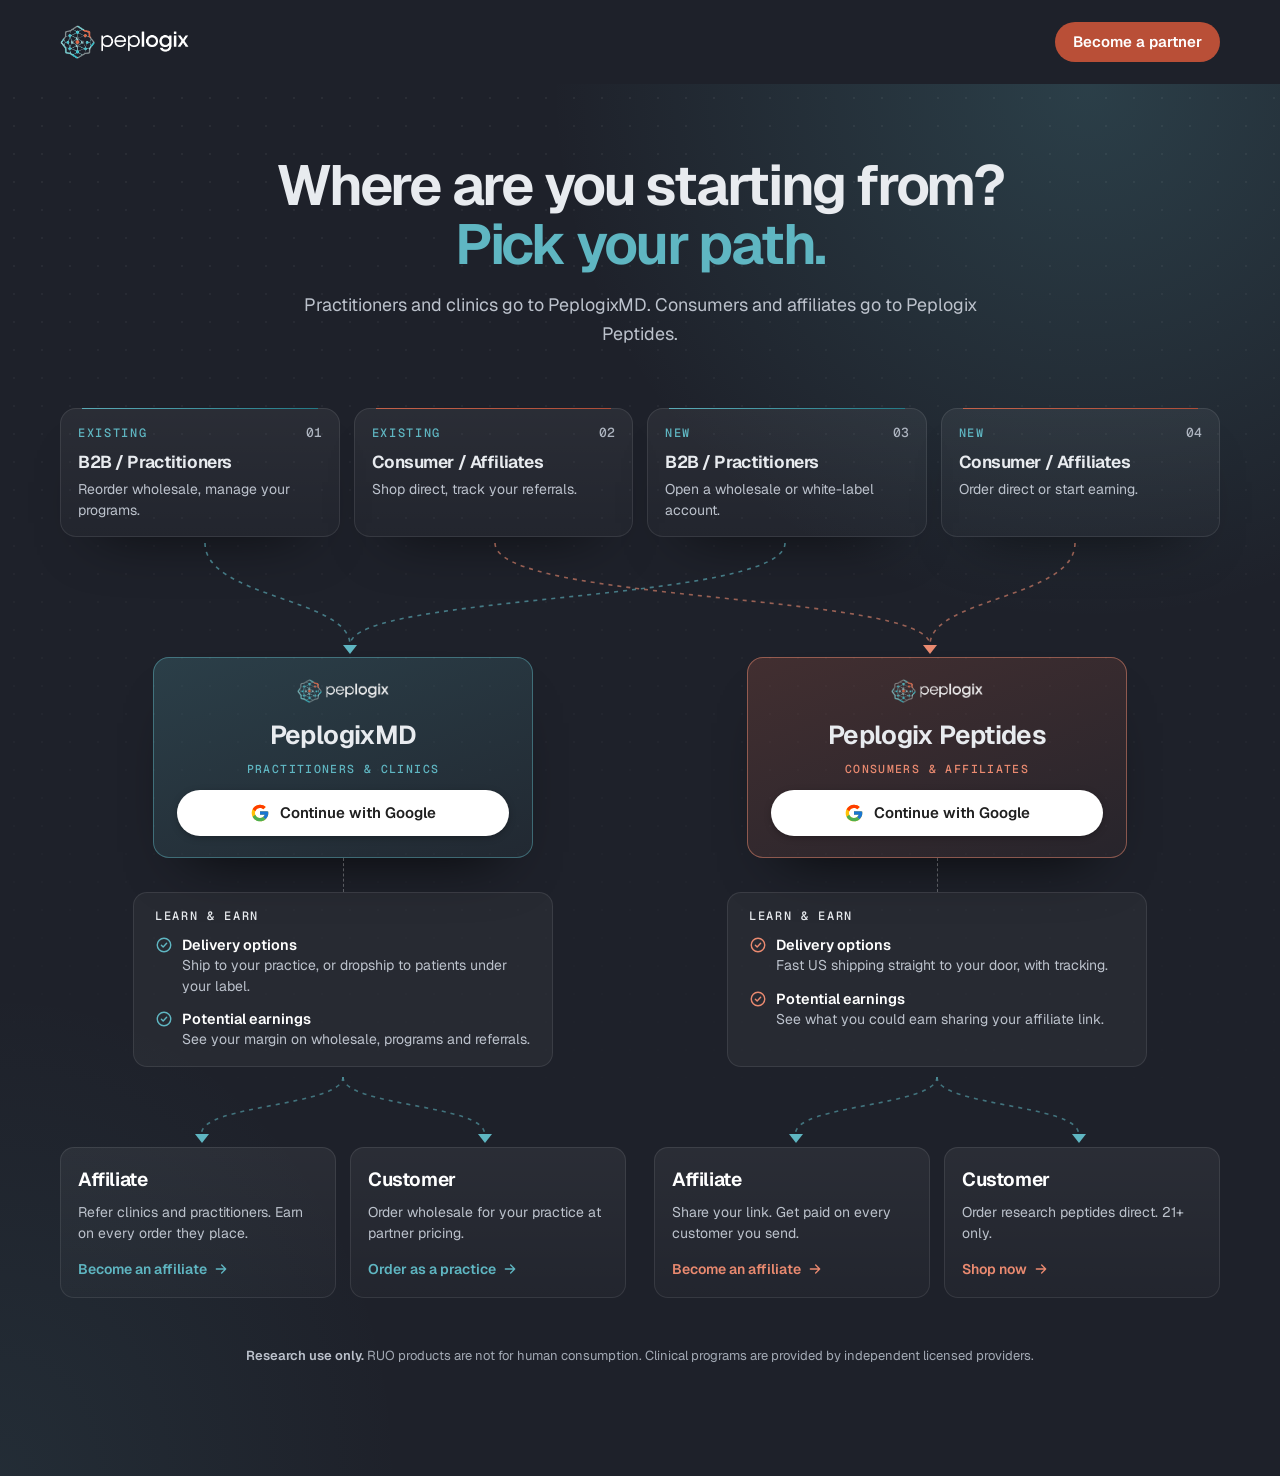
<file: paths.html>
<!doctype html>
<html lang="en">
<head>
<meta charset="utf-8">
<meta name="viewport" content="width=device-width, initial-scale=1">
<meta name="robots" content="noindex, nofollow">
<title>Peplogix | Choose your path</title>
<link rel="preconnect" href="https://fonts.googleapis.com">
<link rel="preconnect" href="https://fonts.gstatic.com" crossorigin>
<link href="https://fonts.googleapis.com/css2?family=Geist:wght@400;500;600;700&family=Geist+Mono:wght@500&display=swap" rel="stylesheet">
<link rel="icon" type="image/png" href="assets/favicon-64.png">
<style>
:root{
  --ink:#1E212A;--ink-2:#272B35;--line:rgba(255,255,255,.09);
  --text:#E8EBEF;--muted:#AEB5C0;--soft:#BCC2CC;
  --aqua:#5FB6C2;--teal:#217F8C;--orange:#B94F37;--orange-hi:#D2654A;
  --sans:"Geist",ui-sans-serif,system-ui,-apple-system,"Segoe UI",sans-serif;
  --mono:"Geist Mono",ui-monospace,SFMono-Regular,Menlo,monospace;
  --ease:cubic-bezier(.16,1,.3,1);
}
*,*::before,*::after{box-sizing:border-box}
body{margin:0;background:var(--ink);color:var(--text);font:400 16px/1.6 var(--sans);-webkit-font-smoothing:antialiased}
::selection{background:var(--teal);color:#fff}
a{color:inherit}
:focus-visible{outline:2px solid var(--aqua);outline-offset:3px}

.top{position:relative;z-index:2;max-width:1240px;margin:0 auto;padding:22px clamp(16px,4vw,40px);display:flex;align-items:center;justify-content:space-between}
.top img{height:34px;width:auto;display:block}
.top a.cta{display:inline-flex;align-items:center;min-height:40px;padding:0 18px;border-radius:999px;background:var(--orange);color:#fff;text-decoration:none;font-weight:600;font-size:15px}

.paths{position:relative;overflow:hidden;padding:clamp(40px,6vw,72px) 0 clamp(64px,8vw,96px);
  background:radial-gradient(60% 55% at 85% 0%,rgba(95,182,194,.20),transparent 70%),radial-gradient(45% 50% at 0% 100%,rgba(95,182,194,.08),transparent 70%),var(--ink)}
.paths::before{content:"";position:absolute;inset:0;background-image:radial-gradient(rgba(255,255,255,.055) 1px,transparent 1px);background-size:28px 28px;-webkit-mask-image:linear-gradient(180deg,#000,transparent 80%);mask-image:linear-gradient(180deg,#000,transparent 80%);pointer-events:none}
.wrap{position:relative;max-width:1240px;margin:0 auto;padding:0 clamp(16px,4vw,40px)}

.head{text-align:center;max-width:1000px;margin:0 auto clamp(40px,5vw,60px)}
.head h1{margin:0;font-size:clamp(34px,4.4vw,58px);line-height:1.04;letter-spacing:-.04em;font-weight:650;text-wrap:balance}
.head h1 em{font-style:normal;color:var(--aqua);display:block}
.head p{margin:18px auto 0;max-width:58ch;font-size:clamp(16px,1.4vw,18px);color:var(--soft)}

.grid{display:grid;grid-template-columns:repeat(4,minmax(0,1fr));column-gap:16px;row-gap:0;max-width:1200px;margin:0 auto}
@media (max-width:1060px){.grid{grid-template-columns:repeat(2,minmax(0,1fr));row-gap:16px}}
@media (max-width:620px){.grid{grid-template-columns:minmax(0,1fr);row-gap:16px}.col{grid-row:auto;display:flex;flex-direction:column}.col .btn{margin-top:20px}}

.col{position:relative;display:grid;grid-template-rows:subgrid;grid-row:span 4;row-gap:0;padding:22px 20px 20px;border-radius:16px;
  background:linear-gradient(180deg,rgba(255,255,255,.055),rgba(255,255,255,.02));
  box-shadow:inset 0 0 0 1px var(--line),0 30px 60px -40px rgba(0,0,0,.8);
  transition:transform .35s var(--ease),box-shadow .35s var(--ease)}
.col::before{content:"";position:absolute;left:22px;right:22px;top:0;height:1px;background:var(--bar);opacity:.9}
.col:hover{transform:translateY(-4px);box-shadow:inset 0 0 0 1px rgba(95,182,194,.45),0 40px 70px -40px rgba(0,0,0,.9)}
.col--med{--bar:linear-gradient(90deg,#5FB6C2,#217F8C)}
.col--con{--bar:linear-gradient(90deg,#D2654A,#B94F37)}
.col--new{--bar:linear-gradient(90deg,#5FB6C2,#D2654A)}

.num{display:flex;justify-content:space-between;align-items:center;margin-bottom:14px}
.num b{font:500 13px/1 var(--mono);color:var(--muted)}
.big{font:600 64px/1 var(--sans);letter-spacing:-.05em;color:transparent;-webkit-text-stroke:1px rgba(95,182,194,.55);margin:6px 0 18px}
.col--con .big{-webkit-text-stroke-color:rgba(210,101,74,.6)}
.num span{font:500 12px/1 var(--mono);letter-spacing:.14em;text-transform:uppercase;color:var(--aqua)}
.num b{font:500 13px/1 var(--mono);color:var(--muted)}
.ic{width:52px;height:52px;border-radius:6px;display:grid;place-items:center;background:rgba(95,182,194,.12);color:var(--aqua);margin-bottom:22px}
.col--con .ic{background:rgba(210,101,74,.14);color:var(--orange-hi)}
.ic svg{width:26px;height:26px}
.col h3,.col .et{margin:0;font-size:clamp(20px,1.7vw,23px);line-height:1.15;letter-spacing:-.025em;font-weight:650}
.who{margin:8px 0 0;font-size:14.5px;line-height:1.5;color:var(--soft)}
.chips{display:flex;flex-wrap:wrap;align-content:flex-start;gap:6px;margin:16px 0 0}
.chips span{font-size:12.5px;font-weight:500;padding:5px 10px;border-radius:4px;background:rgba(255,255,255,.06);color:var(--soft);box-shadow:inset 0 0 0 1px var(--line)}
.rule{height:1px;background:var(--line);margin:24px 0 20px}
.lab{margin:0 0 12px;font:500 11.5px/1 var(--mono);letter-spacing:.12em;text-transform:uppercase;color:var(--muted)}
ul{list-style:none;margin:0;padding:0;display:grid;gap:9px;align-content:start}
li{display:grid;grid-template-columns:18px 1fr;gap:9px;font-size:14px;color:var(--text);line-height:1.45}
li svg{width:18px;height:18px;margin-top:2px;color:var(--aqua)}
.col--con li svg{color:var(--orange-hi)}
.btn{margin-top:20px;align-self:end;display:flex;align-items:center;justify-content:center;gap:8px;min-height:44px;border-radius:999px;background:var(--orange);color:#fff;text-decoration:none;font-weight:600;font-size:15px;transition:background .2s}
.btn:hover{background:#A3442F}
.btn svg{width:18px;height:18px}
.spacer{flex:1}


.flow{display:grid;grid-template-columns:1fr 1fr;gap:28px;max-width:1200px;margin:0 auto}
@media (max-width:900px){.flow{grid-template-columns:minmax(0,1fr);gap:44px}}
.group{display:flex;flex-direction:column;align-items:center}
.gl{margin:0 0 14px;font:500 12px/1 var(--mono);letter-spacing:.14em;text-transform:uppercase;color:var(--muted)}
.pair{display:grid;grid-template-columns:1fr 1fr;gap:14px;width:100%;align-items:stretch}
@media (max-width:520px){.pair{grid-template-columns:minmax(0,1fr)}.pair .col{display:flex;flex-direction:column}}
.pair .col{display:grid;grid-template-rows:subgrid;grid-row:span 3;row-gap:0;padding:20px 18px 18px}
.pair .col h3,.col .et{font-size:clamp(16px,1.35vw,19px);white-space:nowrap}
.pair{grid-template-rows:auto auto 1fr}
.conn{display:block;width:100%;overflow:visible}
.conn path{fill:none;stroke:rgba(95,182,194,.55);stroke-width:1.6;vector-effect:non-scaling-stroke;stroke-dasharray:4 5;animation:flowdash 1.4s linear infinite}
@keyframes flowdash{to{stroke-dashoffset:-18}}
.connw{position:relative;width:100%;height:64px;margin:10px 0 6px}
.connw .conn{height:100%}
.arrow{position:absolute;bottom:-2px;width:0;height:0;border-left:7px solid transparent;border-right:7px solid transparent;border-top:9px solid var(--aqua);transform:translateX(-50%)}
.a1{left:25%}.a2{left:75%}
@media (max-width:520px){.connw{height:40px}.a2{display:none}.a1{left:50%}.connw .conn path:nth-child(2){display:none}.connw .conn path:first-child{d:path("M200 0 L200 62")}}
.dest{width:min(100%,380px);text-align:center;padding:24px 24px 22px;border-radius:16px;
  background:linear-gradient(160deg,rgba(95,182,194,.20),rgba(95,182,194,.05));box-shadow:inset 0 0 0 1px rgba(95,182,194,.45),0 30px 60px -36px rgba(0,0,0,.9)}
.dest img{height:24px;width:auto;margin:0 auto 12px;display:block;opacity:.9}
.dest h2{margin:0;font-size:26px;letter-spacing:-.025em;font-weight:650}
.dest .tag{margin:6px 0 0;font:500 11.5px/1 var(--mono);letter-spacing:.12em;text-transform:uppercase;color:var(--aqua)}
.dest p:not(.tag){margin:12px 0 0;font-size:14.5px;color:var(--soft)}
.dest .btn{margin-top:18px}
@media (prefers-reduced-motion:reduce){.conn path{animation:none}}

.earn{max-width:1200px;margin:clamp(64px,8vw,96px) auto 0;padding-top:clamp(48px,6vw,72px);border-top:1px solid var(--line);text-align:center}
.earn h2{margin:0;font-size:clamp(30px,3.6vw,46px);line-height:1.08;letter-spacing:-.035em;font-weight:650}
.earn h2 em{font-style:normal;color:#EE9479}
.earn__sub{margin:14px auto 0;color:var(--soft);font-size:17px}
.earn__grid{display:grid;grid-template-columns:repeat(4,minmax(0,1fr));gap:16px;margin-top:36px;text-align:left}
@media (max-width:1060px){.earn__grid{grid-template-columns:repeat(2,minmax(0,1fr))}}
@media (max-width:560px){.earn__grid{grid-template-columns:minmax(0,1fr)}}
.way{display:flex;flex-direction:column;padding:22px 20px;border-radius:16px;text-decoration:none;background:linear-gradient(180deg,rgba(255,255,255,.055),rgba(255,255,255,.02));box-shadow:inset 0 0 0 1px var(--line);transition:transform .3s var(--ease),box-shadow .3s var(--ease)}
.way:hover{transform:translateY(-3px);box-shadow:inset 0 0 0 1px rgba(210,101,74,.55)}
.way__n{font:500 13px/1 var(--mono);color:#EA8A70;letter-spacing:.1em}
.way h3{margin:14px 0 0;font-size:19px;letter-spacing:-.02em;font-weight:650;color:#fff}
.way p{margin:8px 0 18px;font-size:14.5px;color:var(--soft);line-height:1.5}
.way__go{margin-top:auto;display:inline-flex;align-items:center;gap:6px;font-weight:600;font-size:14.5px;color:#EA8A70}
.way__go svg{width:16px;height:16px;transition:transform .25s var(--ease)}
.way:hover .way__go svg{transform:translateX(3px)}
@media (prefers-reduced-motion:reduce){.way{transition:none}.way:hover{transform:none}}

.entries{display:grid;grid-template-columns:repeat(4,minmax(0,1fr));gap:14px;max-width:1200px;margin:0 auto}
.entries .col{display:flex;flex-direction:column;grid-row:auto;padding:18px 18px 16px}
.entries .col .et{font-size:clamp(16px,1.35vw,19px);white-space:nowrap}
.entries .who{margin:6px 0 0;font-size:14px}
.cross{position:relative;max-width:1200px;height:110px;margin:6px auto 4px}
.cross svg{display:block;width:100%;height:100%;overflow:visible}
.cross path{fill:none;stroke-width:1.6;vector-effect:non-scaling-stroke;stroke-dasharray:4 5;animation:flowdash 1.4s linear infinite}
.cross path.t{stroke:rgba(95,182,194,.6)}.cross path.o{stroke:rgba(234,138,112,.6)}
.ah{position:absolute;bottom:-1px;width:0;height:0;border-left:7px solid transparent;border-right:7px solid transparent;transform:translateX(-50%)}
.ah.t{border-top:9px solid var(--aqua)}.ah.o{border-top:9px solid #EA8A70}
.cols{display:grid;grid-template-columns:1fr 1fr;column-gap:28px;row-gap:0;max-width:1200px;margin:0 auto}
.stack{display:grid;grid-template-rows:subgrid;grid-row:span 5;justify-items:center}
.stack>.learn,.stack>.dest{align-self:stretch}
.stack>.pair2{align-self:stretch}
.dest{width:min(100%,380px);text-align:center;padding:22px 24px;border-radius:16px;background:linear-gradient(160deg,rgba(95,182,194,.20),rgba(95,182,194,.05));box-shadow:inset 0 0 0 1px rgba(95,182,194,.45),0 30px 60px -36px rgba(0,0,0,.9)}
.stack--pp .dest{background:linear-gradient(160deg,rgba(210,101,74,.20),rgba(210,101,74,.05));box-shadow:inset 0 0 0 1px rgba(234,138,112,.5),0 30px 60px -36px rgba(0,0,0,.9)}
.stack--pp .dest .tag{color:#EA8A70}
.gbtn{display:flex;align-items:center;justify-content:center;gap:10px;margin-top:16px;min-height:46px;border-radius:999px;background:#fff;color:#1F1F1F;text-decoration:none;font-weight:600;font-size:15px;box-shadow:0 2px 8px -2px rgba(0,0,0,.4);transition:transform .2s var(--ease)}
.gbtn:hover{transform:translateY(-1px)}
.gbtn .g{width:20px;height:20px}
.down{height:34px;display:flex;justify-content:center}
.down span{width:0;border-left:1.6px dashed rgba(255,255,255,.28)}
.learn{width:min(100%,420px);padding:18px 22px;border-radius:14px;background:rgba(255,255,255,.04);box-shadow:inset 0 0 0 1px var(--line)}
.lt{margin:0 0 12px;font:500 12px/1 var(--mono);letter-spacing:.14em;text-transform:uppercase;color:var(--text)}
.learn ul{margin:0;padding:0;border:0;gap:12px}
.learn li span b{display:block;color:#fff;font-weight:600;font-size:14.5px}
.learn li span{color:var(--soft);font-size:14px}
.stack--pp .learn li svg{color:#EA8A70}
.pair2{display:grid;grid-template-columns:1fr 1fr;gap:14px;width:100%}
.choice{display:flex;flex-direction:column;padding:18px;border-radius:14px;text-decoration:none;background:linear-gradient(180deg,rgba(255,255,255,.055),rgba(255,255,255,.02));box-shadow:inset 0 0 0 1px var(--line);transition:transform .3s var(--ease),box-shadow .3s var(--ease)}
.choice:hover{transform:translateY(-3px);box-shadow:inset 0 0 0 1px rgba(95,182,194,.5)}
.stack--pp .choice:hover{box-shadow:inset 0 0 0 1px rgba(234,138,112,.55)}
.ck{font-size:19px;font-weight:650;letter-spacing:-.02em;color:#fff}
.choice p{margin:6px 0 14px;font-size:14px;line-height:1.5;color:var(--soft)}
.go{margin-top:auto;display:inline-flex;align-items:center;gap:6px;font-weight:600;font-size:14px;color:var(--aqua)}
.stack--pp .go{color:#EA8A70}
.go svg{width:16px;height:16px}
@media (max-width:900px){
  .entries{grid-template-columns:repeat(2,minmax(0,1fr))}
  .cross{display:none}
  .cols{grid-template-columns:minmax(0,1fr);row-gap:0;margin-top:36px}
  .stack{grid-row:auto;display:flex;flex-direction:column;align-items:center;margin-bottom:48px}
}
@media (max-width:520px){.entries{grid-template-columns:minmax(0,1fr)}.pair2{grid-template-columns:minmax(0,1fr)}}
@media (prefers-reduced-motion:reduce){.cross path{animation:none}.choice,.gbtn{transition:none}}
.foot{margin-top:48px;text-align:center;font-size:13px;color:#A3AAB5}
.foot strong{color:var(--soft);font-weight:600}
@media (prefers-reduced-motion:reduce){.col{transition:none}.col:hover{transform:none}}
</style>
</head>
<body>
<svg width="0" height="0" style="position:absolute" aria-hidden="true">
  <symbol id="ck" viewBox="0 0 24 24" fill="none" stroke="currentColor" stroke-width="1.9" stroke-linecap="round" stroke-linejoin="round"><circle cx="12" cy="12" r="9"/><path d="m8.5 12.2 2.4 2.4 4.6-4.9"/></symbol>
  <symbol id="ar" viewBox="0 0 24 24" fill="none" stroke="currentColor" stroke-width="2" stroke-linecap="round" stroke-linejoin="round"><path d="M5 12h14M13 6l6 6-6 6"/></symbol>
</svg>

<header class="top">
  <img src="assets/peplogix-logo-white.png" alt="Peplogix" width="130" height="34">
  <a class="cta" href="#">Become a partner</a>
</header>

<section class="paths" aria-labelledby="pathsTitle">
  <div class="wrap">
    <div class="head">
      <h1 id="pathsTitle">Where are you starting from? <em>Pick your path.</em></h1>
      <p>Practitioners and clinics go to PeplogixMD. Consumers and affiliates go to Peplogix Peptides.</p>
    </div>

    <div class="entries"><article class="col col--med"><div class="num"><span>Existing</span><b>01</b></div><h2 class="et">B2B / Practitioners</h2><p class="who">Reorder wholesale, manage your programs.</p></article><article class="col col--con"><div class="num"><span>Existing</span><b>02</b></div><h2 class="et">Consumer / Affiliates</h2><p class="who">Shop direct, track your referrals.</p></article><article class="col col--med"><div class="num"><span>New</span><b>03</b></div><h2 class="et">B2B / Practitioners</h2><p class="who">Open a wholesale or white-label account.</p></article><article class="col col--con"><div class="num"><span>New</span><b>04</b></div><h2 class="et">Consumer / Affiliates</h2><p class="who">Order direct or start earning.</p></article></div>
    <div class="cross" aria-hidden="true">
      <svg viewBox="0 0 800 110" preserveAspectRatio="none">
        <path class="t" d="M100 0 C100 55 200 55 200 102"/>
        <path class="t" d="M500 0 C500 60 200 50 200 102"/>
        <path class="o" d="M300 0 C300 60 600 50 600 102"/>
        <path class="o" d="M700 0 C700 55 600 55 600 102"/>
      </svg>
      <span class="ah t" style="left:25%"></span><span class="ah o" style="left:75%"></span>
    </div>
    <div class="cols">
      <div class="stack stack--md"><div class="dest"><img src="assets/peplogix-logo-white.png" alt="" width="104" height="27"><h2>PeplogixMD</h2><p class="tag">Practitioners &amp; clinics</p><a class="gbtn" href="#"><svg class="g" viewBox="0 0 48 48" aria-hidden="true"><path fill="#FFC107" d="M43.6 20.5H42V20H24v8h11.3C33.7 32.7 29.2 36 24 36c-6.6 0-12-5.4-12-12s5.4-12 12-12c3.1 0 5.9 1.2 8 3.1l5.7-5.7C34.1 6.1 29.3 4 24 4 12.9 4 4 12.9 4 24s8.9 20 20 20 20-8.9 20-20c0-1.3-.1-2.4-.4-3.5z"/><path fill="#FF3D00" d="m6.3 14.7 6.6 4.8C14.7 15.1 19 12 24 12c3.1 0 5.9 1.2 8 3.1l5.7-5.7C34.1 6.1 29.3 4 24 4 16.3 4 9.7 8.3 6.3 14.7z"/><path fill="#4CAF50" d="M24 44c5.2 0 9.9-2 13.4-5.2l-6.2-5.2C29.2 35.1 26.7 36 24 36c-5.2 0-9.6-3.3-11.3-8l-6.5 5C9.5 39.6 16.2 44 24 44z"/><path fill="#1976D2" d="M43.6 20.5H42V20H24v8h11.3c-.8 2.2-2.2 4.2-4.1 5.6l6.2 5.2C37 39.2 44 34 44 24c0-1.3-.1-2.4-.4-3.5z"/></svg>Continue with Google</a></div><div class="down" aria-hidden="true"><span></span></div><div class="learn"><p class="lt">Learn &amp; earn</p><ul><li><svg aria-hidden="true"><use href="#ck"/></svg><span><b>Delivery options</b>Ship to your practice, or dropship to patients under your label.</span></li><li><svg aria-hidden="true"><use href="#ck"/></svg><span><b>Potential earnings</b>See your margin on wholesale, programs and referrals.</span></li></ul></div><div class="connw" aria-hidden="true"><svg class="conn" viewBox="0 0 400 70" preserveAspectRatio="none"><path d="M200 0 C200 32 100 30 100 62"/><path d="M200 0 C200 32 300 30 300 62"/></svg><span class="arrow a1"></span><span class="arrow a2"></span></div><div class="pair2"><a class="choice choice--aff" href="#"><span class="ck">Affiliate</span><p>Refer clinics and practitioners. Earn on every order they place.</p><span class="go">Become an affiliate <svg aria-hidden="true"><use href="#ar"/></svg></span></a><a class="choice choice--cus" href="#"><span class="ck">Customer</span><p>Order wholesale for your practice at partner pricing.</p><span class="go">Order as a practice <svg aria-hidden="true"><use href="#ar"/></svg></span></a></div>
      </div>
      <div class="stack stack--pp"><div class="dest"><img src="assets/peplogix-logo-white.png" alt="" width="104" height="27"><h2>Peplogix Peptides</h2><p class="tag">Consumers &amp; affiliates</p><a class="gbtn" href="#"><svg class="g" viewBox="0 0 48 48" aria-hidden="true"><path fill="#FFC107" d="M43.6 20.5H42V20H24v8h11.3C33.7 32.7 29.2 36 24 36c-6.6 0-12-5.4-12-12s5.4-12 12-12c3.1 0 5.9 1.2 8 3.1l5.7-5.7C34.1 6.1 29.3 4 24 4 12.9 4 4 12.9 4 24s8.9 20 20 20 20-8.9 20-20c0-1.3-.1-2.4-.4-3.5z"/><path fill="#FF3D00" d="m6.3 14.7 6.6 4.8C14.7 15.1 19 12 24 12c3.1 0 5.9 1.2 8 3.1l5.7-5.7C34.1 6.1 29.3 4 24 4 16.3 4 9.7 8.3 6.3 14.7z"/><path fill="#4CAF50" d="M24 44c5.2 0 9.9-2 13.4-5.2l-6.2-5.2C29.2 35.1 26.7 36 24 36c-5.2 0-9.6-3.3-11.3-8l-6.5 5C9.5 39.6 16.2 44 24 44z"/><path fill="#1976D2" d="M43.6 20.5H42V20H24v8h11.3c-.8 2.2-2.2 4.2-4.1 5.6l6.2 5.2C37 39.2 44 34 44 24c0-1.3-.1-2.4-.4-3.5z"/></svg>Continue with Google</a></div><div class="down" aria-hidden="true"><span></span></div><div class="learn"><p class="lt">Learn &amp; earn</p><ul><li><svg aria-hidden="true"><use href="#ck"/></svg><span><b>Delivery options</b>Fast US shipping straight to your door, with tracking.</span></li><li><svg aria-hidden="true"><use href="#ck"/></svg><span><b>Potential earnings</b>See what you could earn sharing your affiliate link.</span></li></ul></div><div class="connw" aria-hidden="true"><svg class="conn" viewBox="0 0 400 70" preserveAspectRatio="none"><path d="M200 0 C200 32 100 30 100 62"/><path d="M200 0 C200 32 300 30 300 62"/></svg><span class="arrow a1"></span><span class="arrow a2"></span></div><div class="pair2"><a class="choice choice--aff" href="#"><span class="ck">Affiliate</span><p>Share your link. Get paid on every customer you send.</p><span class="go">Become an affiliate <svg aria-hidden="true"><use href="#ar"/></svg></span></a><a class="choice choice--cus" href="#"><span class="ck">Customer</span><p>Order research peptides direct. 21+ only.</p><span class="go">Shop now <svg aria-hidden="true"><use href="#ar"/></svg></span></a></div>
      </div>
    </div>

    <p class="foot"><strong>Research use only.</strong> RUO products are not for human consumption. Clinical programs are provided by independent licensed providers.</p>
  </div>
</section>
</body>
</html>
</file>
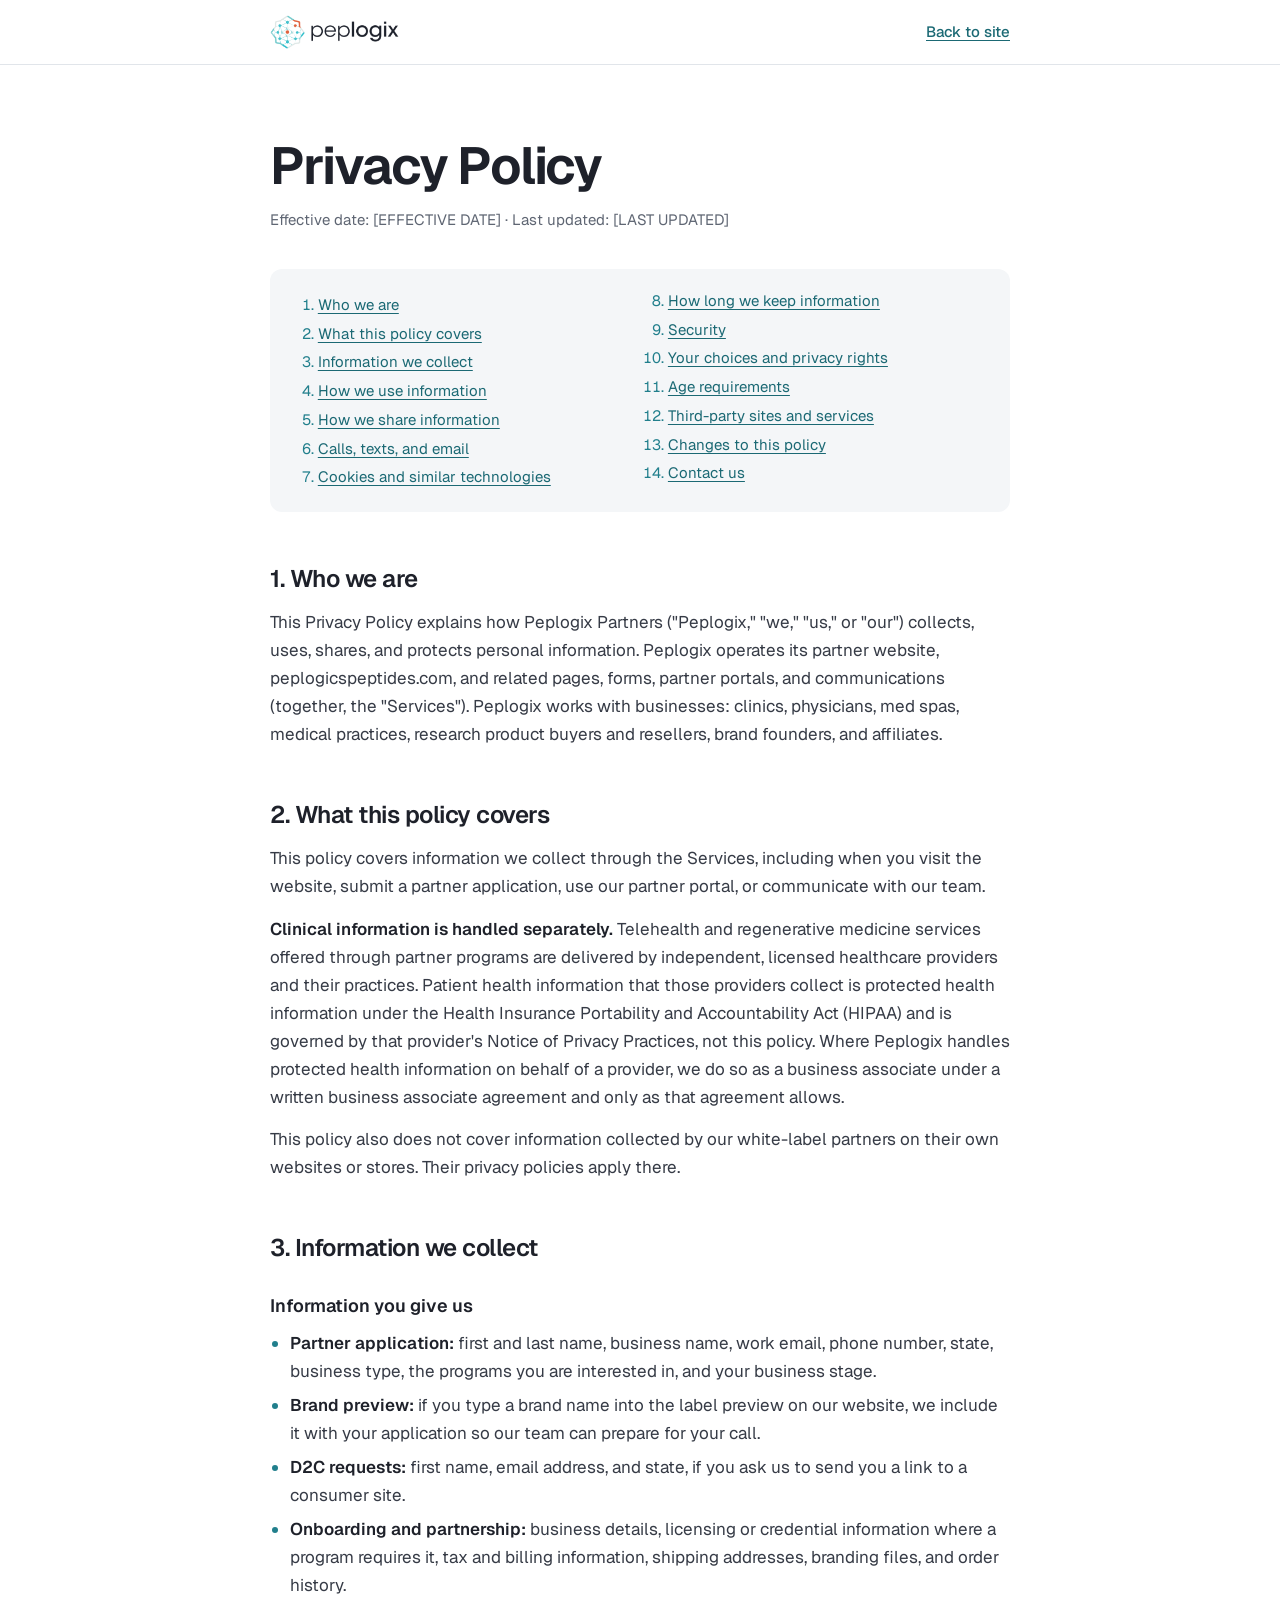
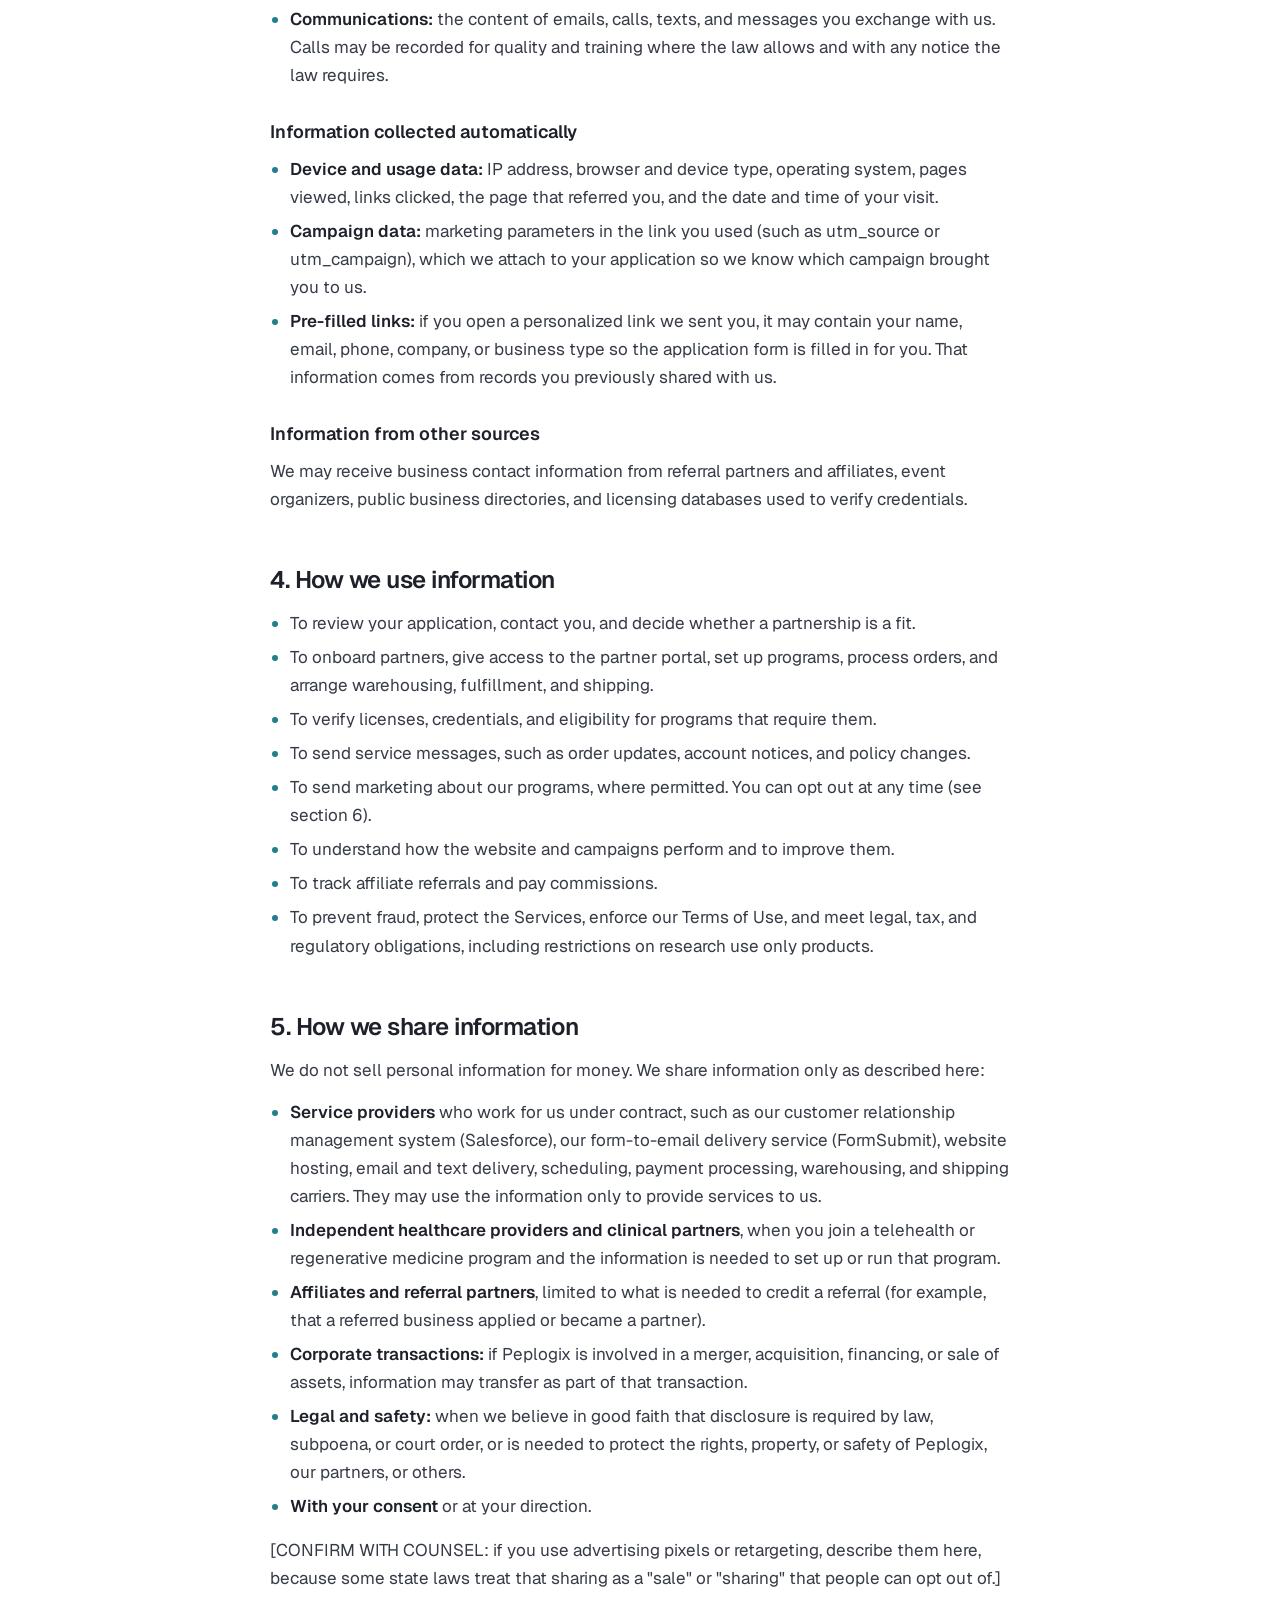
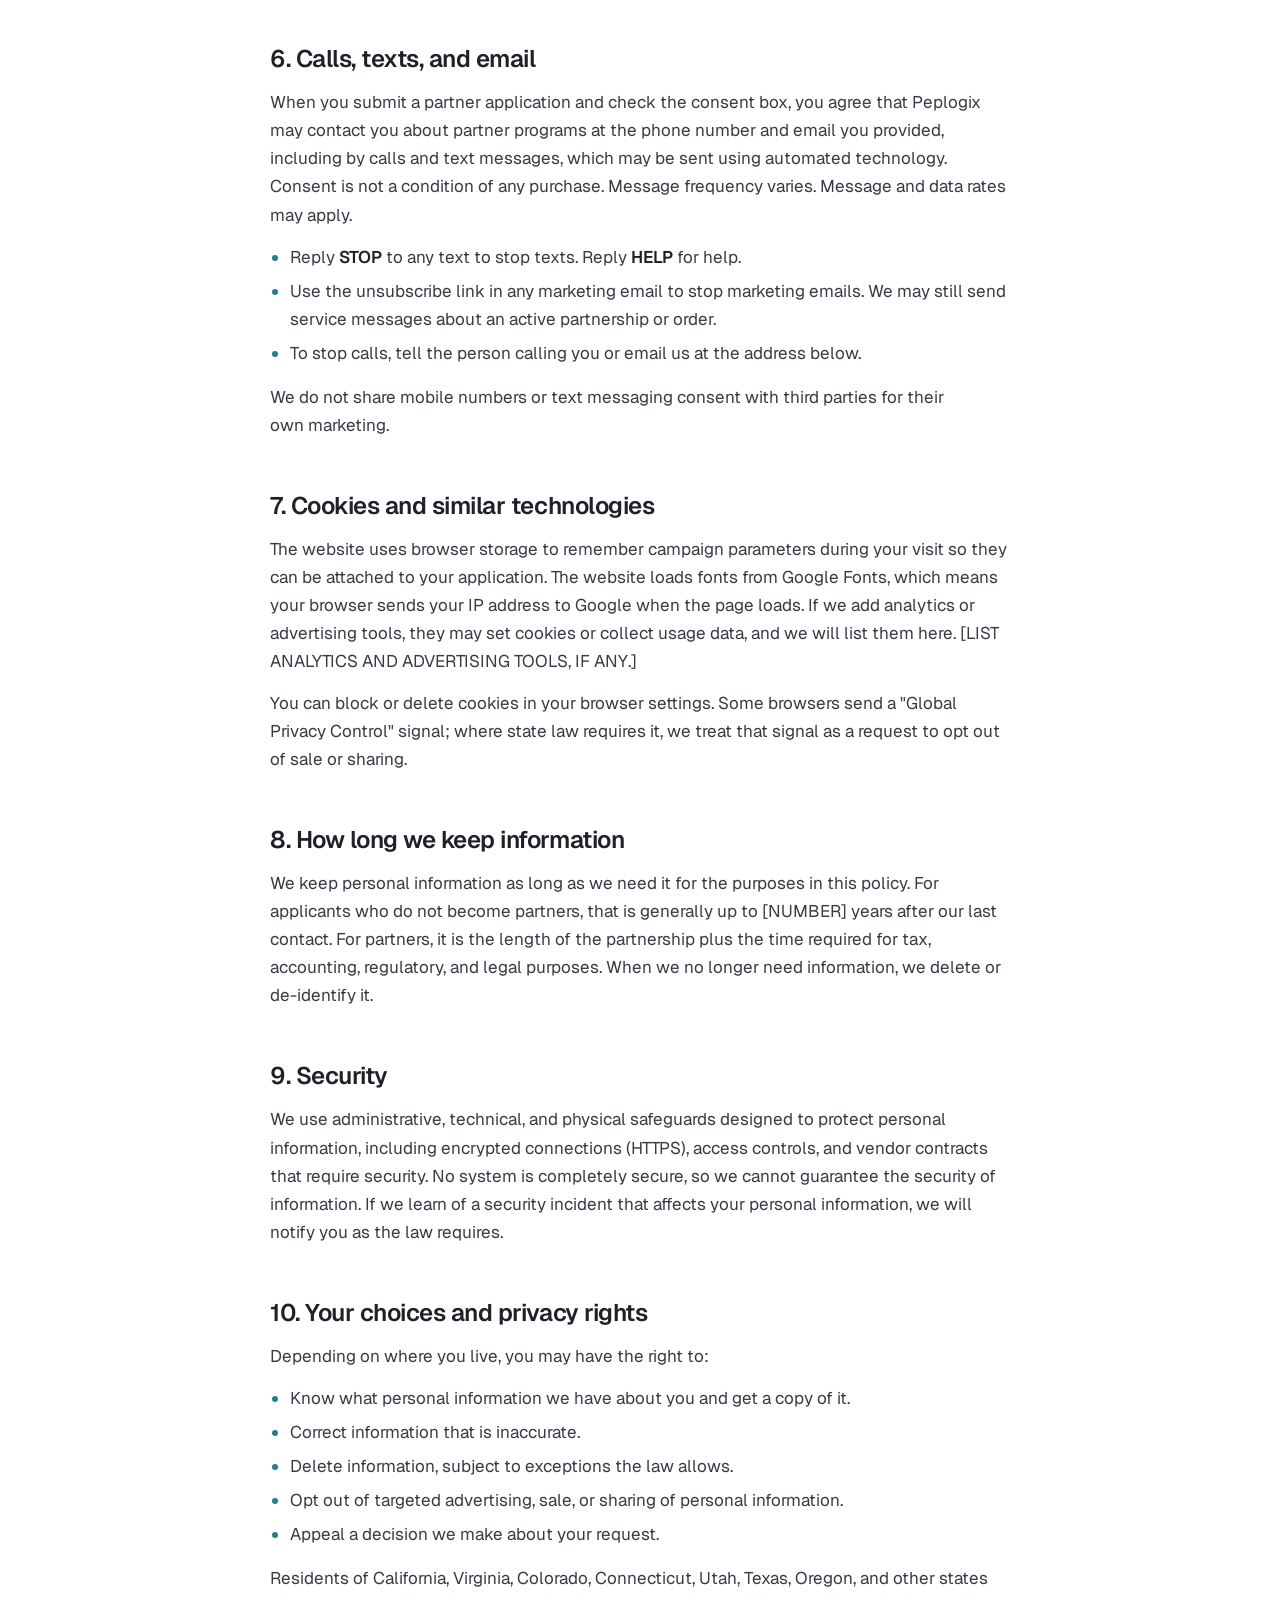
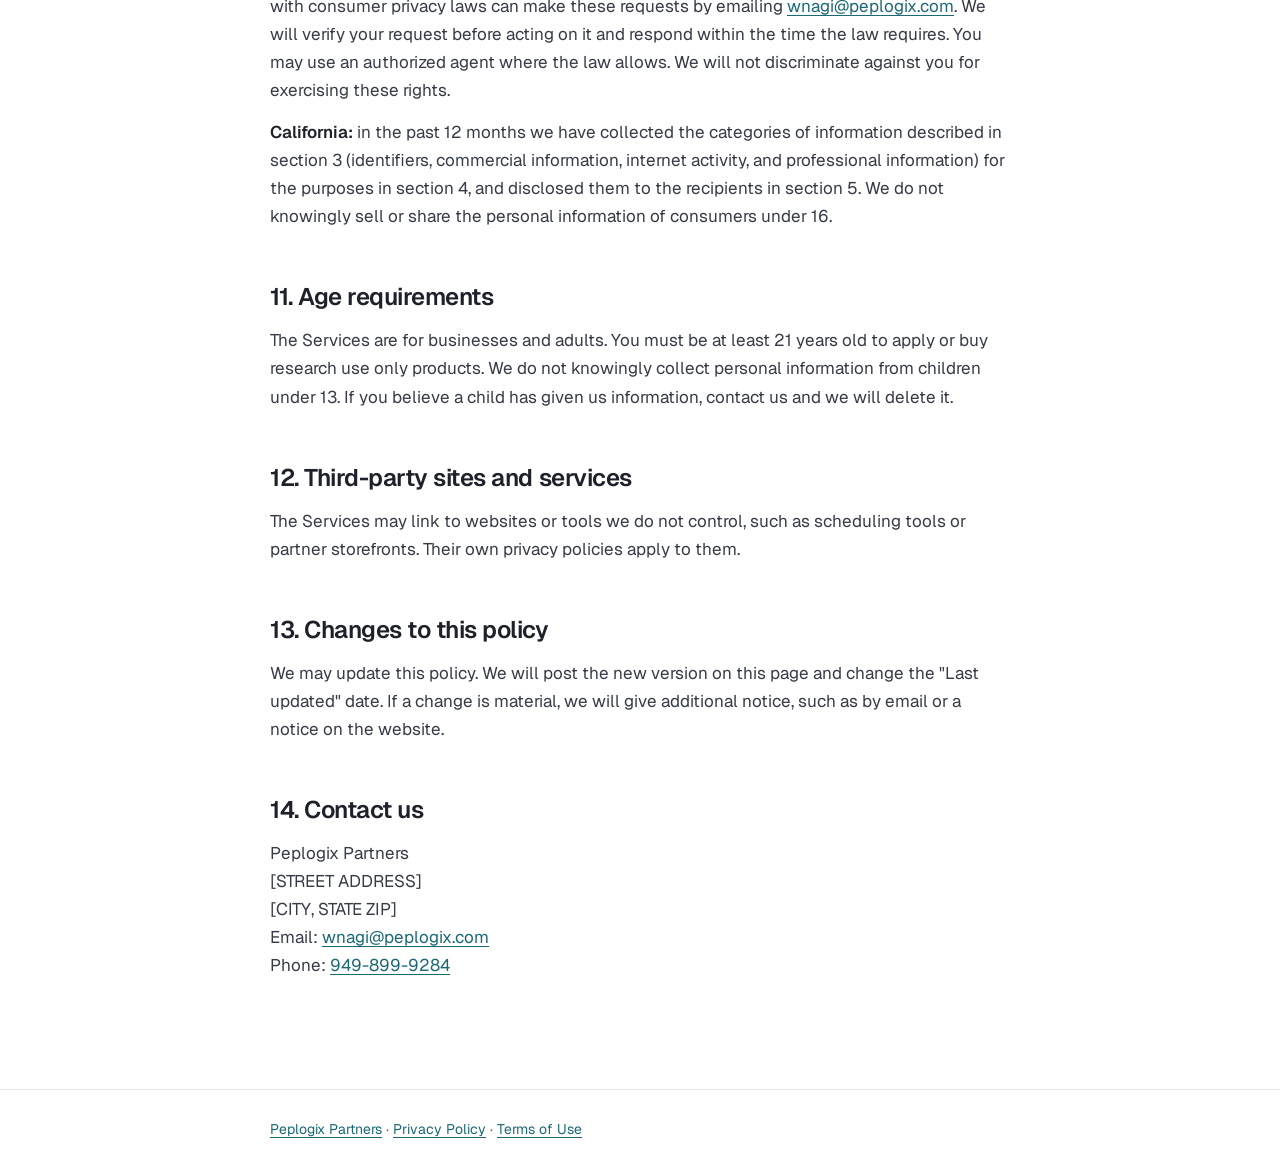
<file: privacy.html>
<!doctype html>
<html lang="en">
<head>
<meta charset="utf-8">
<meta name="viewport" content="width=device-width, initial-scale=1">
<meta name="robots" content="noindex, nofollow">
<title>Privacy Policy | Peplogix</title>
<meta name="description" content="How Peplogix collects, uses, and protects information from partners and website visitors.">
<link rel="preconnect" href="https://fonts.googleapis.com">
<link rel="preconnect" href="https://fonts.gstatic.com" crossorigin>
<link href="https://fonts.googleapis.com/css2?family=Geist:wght@400;500;600;700&display=swap" rel="stylesheet">
<link rel="icon" type="image/png" href="assets/favicon-64.png">
<link rel="apple-touch-icon" href="assets/apple-touch-icon.png">
<link rel="stylesheet" href="legal.css">
</head>
<body>
<header class="top"><div class="wrap top__in"><a class="logo" href="index.html"><img src="assets/peplogix-logo.png" alt="Peplogix" width="130" height="34"></a><a class="back" href="index.html">Back to site</a></div></header>
<main class="wrap doc">
  <h1>Privacy Policy</h1>
  <p class="meta">Effective date: [EFFECTIVE DATE] · Last updated: [LAST UPDATED]</p>

  <nav class="toc" aria-label="On this page">
    <ol>
      <li><a href="#who">Who we are</a></li>
      <li><a href="#scope">What this policy covers</a></li>
      <li><a href="#collect">Information we collect</a></li>
      <li><a href="#use">How we use information</a></li>
      <li><a href="#share">How we share information</a></li>
      <li><a href="#comms">Calls, texts, and email</a></li>
      <li><a href="#cookies">Cookies and similar technologies</a></li>
      <li><a href="#retention">How long we keep information</a></li>
      <li><a href="#security">Security</a></li>
      <li><a href="#rights">Your choices and privacy rights</a></li>
      <li><a href="#age">Age requirements</a></li>
      <li><a href="#links">Third-party sites and services</a></li>
      <li><a href="#changes">Changes to this policy</a></li>
      <li><a href="#contact">Contact us</a></li>
    </ol>
  </nav>

  <h2 id="who">1. Who we are</h2>
  <p>This Privacy Policy explains how Peplogix Partners ("Peplogix," "we," "us," or "our") collects, uses, shares, and protects personal information. Peplogix operates its partner website, peplogicspeptides.com, and related pages, forms, partner portals, and communications (together, the "Services"). Peplogix works with businesses: clinics, physicians, med spas, medical practices, research product buyers and resellers, brand founders, and affiliates.</p>

  <h2 id="scope">2. What this policy covers</h2>
  <p>This policy covers information we collect through the Services, including when you visit the website, submit a partner application, use our partner portal, or communicate with our team.</p>
  <p><strong>Clinical information is handled separately.</strong> Telehealth and regenerative medicine services offered through partner programs are delivered by independent, licensed healthcare providers and their practices. Patient health information that those providers collect is protected health information under the Health Insurance Portability and Accountability Act (HIPAA) and is governed by that provider's Notice of Privacy Practices, not this policy. Where Peplogix handles protected health information on behalf of a provider, we do so as a business associate under a written business associate agreement and only as that agreement allows.</p>
  <p>This policy also does not cover information collected by our white-label partners on their own websites or stores. Their privacy policies apply there.</p>

  <h2 id="collect">3. Information we collect</h2>
  <h3>Information you give us</h3>
  <ul>
    <li><strong>Partner application:</strong> first and last name, business name, work email, phone number, state, business type, the programs you are interested in, and your business stage.</li>
    <li><strong>Brand preview:</strong> if you type a brand name into the label preview on our website, we include it with your application so our team can prepare for your call.</li>
    <li><strong>D2C requests:</strong> first name, email address, and state, if you ask us to send you a link to a consumer site.</li>
    <li><strong>Onboarding and partnership:</strong> business details, licensing or credential information where a program requires it, tax and billing information, shipping addresses, branding files, and order history.</li>
    <li><strong>Communications:</strong> the content of emails, calls, texts, and messages you exchange with us. Calls may be recorded for quality and training where the law allows and with any notice the law requires.</li>
  </ul>
  <h3>Information collected automatically</h3>
  <ul>
    <li><strong>Device and usage data:</strong> IP address, browser and device type, operating system, pages viewed, links clicked, the page that referred you, and the date and time of your visit.</li>
    <li><strong>Campaign data:</strong> marketing parameters in the link you used (such as utm_source or utm_campaign), which we attach to your application so we know which campaign brought you to us.</li>
    <li><strong>Pre-filled links:</strong> if you open a personalized link we sent you, it may contain your name, email, phone, company, or business type so the application form is filled in for you. That information comes from records you previously shared with us.</li>
  </ul>
  <h3>Information from other sources</h3>
  <p>We may receive business contact information from referral partners and affiliates, event organizers, public business directories, and licensing databases used to verify credentials.</p>

  <h2 id="use">4. How we use information</h2>
  <ul>
    <li>To review your application, contact you, and decide whether a partnership is a fit.</li>
    <li>To onboard partners, give access to the partner portal, set up programs, process orders, and arrange warehousing, fulfillment, and shipping.</li>
    <li>To verify licenses, credentials, and eligibility for programs that require them.</li>
    <li>To send service messages, such as order updates, account notices, and policy changes.</li>
    <li>To send marketing about our programs, where permitted. You can opt out at any time (see section 6).</li>
    <li>To understand how the website and campaigns perform and to improve them.</li>
    <li>To track affiliate referrals and pay commissions.</li>
    <li>To prevent fraud, protect the Services, enforce our Terms of Use, and meet legal, tax, and regulatory obligations, including restrictions on research use only products.</li>
  </ul>

  <h2 id="share">5. How we share information</h2>
  <p>We do not sell personal information for money. We share information only as described here:</p>
  <ul>
    <li><strong>Service providers</strong> who work for us under contract, such as our customer relationship management system (Salesforce), our form-to-email delivery service (FormSubmit), website hosting, email and text delivery, scheduling, payment processing, warehousing, and shipping carriers. They may use the information only to provide services to us.</li>
    <li><strong>Independent healthcare providers and clinical partners</strong>, when you join a telehealth or regenerative medicine program and the information is needed to set up or run that program.</li>
    <li><strong>Affiliates and referral partners</strong>, limited to what is needed to credit a referral (for example, that a referred business applied or became a partner).</li>
    <li><strong>Corporate transactions:</strong> if Peplogix is involved in a merger, acquisition, financing, or sale of assets, information may transfer as part of that transaction.</li>
    <li><strong>Legal and safety:</strong> when we believe in good faith that disclosure is required by law, subpoena, or court order, or is needed to protect the rights, property, or safety of Peplogix, our partners, or others.</li>
    <li><strong>With your consent</strong> or at your direction.</li>
  </ul>
  <p>[CONFIRM WITH COUNSEL: if you use advertising pixels or retargeting, describe them here, because some state laws treat that sharing as a "sale" or "sharing" that people can opt out of.]</p>

  <h2 id="comms">6. Calls, texts, and email</h2>
  <p>When you submit a partner application and check the consent box, you agree that Peplogix may contact you about partner programs at the phone number and email you provided, including by calls and text messages, which may be sent using automated technology. Consent is not a condition of any purchase. Message frequency varies. Message and data rates may apply.</p>
  <ul>
    <li>Reply <strong>STOP</strong> to any text to stop texts. Reply <strong>HELP</strong> for help.</li>
    <li>Use the unsubscribe link in any marketing email to stop marketing emails. We may still send service messages about an active partnership or order.</li>
    <li>To stop calls, tell the person calling you or email us at the address below.</li>
  </ul>
  <p>We do not share mobile numbers or text messaging consent with third parties for their own marketing.</p>

  <h2 id="cookies">7. Cookies and similar technologies</h2>
  <p>The website uses browser storage to remember campaign parameters during your visit so they can be attached to your application. The website loads fonts from Google Fonts, which means your browser sends your IP address to Google when the page loads. If we add analytics or advertising tools, they may set cookies or collect usage data, and we will list them here. [LIST ANALYTICS AND ADVERTISING TOOLS, IF ANY.]</p>
  <p>You can block or delete cookies in your browser settings. Some browsers send a "Global Privacy Control" signal; where state law requires it, we treat that signal as a request to opt out of sale or sharing.</p>

  <h2 id="retention">8. How long we keep information</h2>
  <p>We keep personal information as long as we need it for the purposes in this policy. For applicants who do not become partners, that is generally up to [NUMBER] years after our last contact. For partners, it is the length of the partnership plus the time required for tax, accounting, regulatory, and legal purposes. When we no longer need information, we delete or de-identify it.</p>

  <h2 id="security">9. Security</h2>
  <p>We use administrative, technical, and physical safeguards designed to protect personal information, including encrypted connections (HTTPS), access controls, and vendor contracts that require security. No system is completely secure, so we cannot guarantee the security of information. If we learn of a security incident that affects your personal information, we will notify you as the law requires.</p>

  <h2 id="rights">10. Your choices and privacy rights</h2>
  <p>Depending on where you live, you may have the right to:</p>
  <ul>
    <li>Know what personal information we have about you and get a copy of it.</li>
    <li>Correct information that is inaccurate.</li>
    <li>Delete information, subject to exceptions the law allows.</li>
    <li>Opt out of targeted advertising, sale, or sharing of personal information.</li>
    <li>Appeal a decision we make about your request.</li>
  </ul>
  <p>Residents of California, Virginia, Colorado, Connecticut, Utah, Texas, Oregon, and other states with consumer privacy laws can make these requests by emailing <a href="mailto:wnagi@peplogix.com">wnagi@peplogix.com</a>. We will verify your request before acting on it and respond within the time the law requires. You may use an authorized agent where the law allows. We will not discriminate against you for exercising these rights.</p>
  <p><strong>California:</strong> in the past 12 months we have collected the categories of information described in section 3 (identifiers, commercial information, internet activity, and professional information) for the purposes in section 4, and disclosed them to the recipients in section 5. We do not knowingly sell or share the personal information of consumers under 16.</p>

  <h2 id="age">11. Age requirements</h2>
  <p>The Services are for businesses and adults. You must be at least 21 years old to apply or buy research use only products. We do not knowingly collect personal information from children under 13. If you believe a child has given us information, contact us and we will delete it.</p>

  <h2 id="links">12. Third-party sites and services</h2>
  <p>The Services may link to websites or tools we do not control, such as scheduling tools or partner storefronts. Their own privacy policies apply to them.</p>

  <h2 id="changes">13. Changes to this policy</h2>
  <p>We may update this policy. We will post the new version on this page and change the "Last updated" date. If a change is material, we will give additional notice, such as by email or a notice on the website.</p>

  <h2 id="contact">14. Contact us</h2>
  <p>Peplogix Partners<br>[STREET ADDRESS]<br>[CITY, STATE ZIP]<br>Email: <a href="mailto:wnagi@peplogix.com">wnagi@peplogix.com</a><br>Phone: <a href="tel:+19498999284">949-899-9284</a></p>
</main>
<footer class="foot"><div class="wrap"><a href="index.html">Peplogix Partners</a> · <a href="privacy.html">Privacy Policy</a> · <a href="terms.html">Terms of Use</a></div></footer>
</body>
</html>
</file>
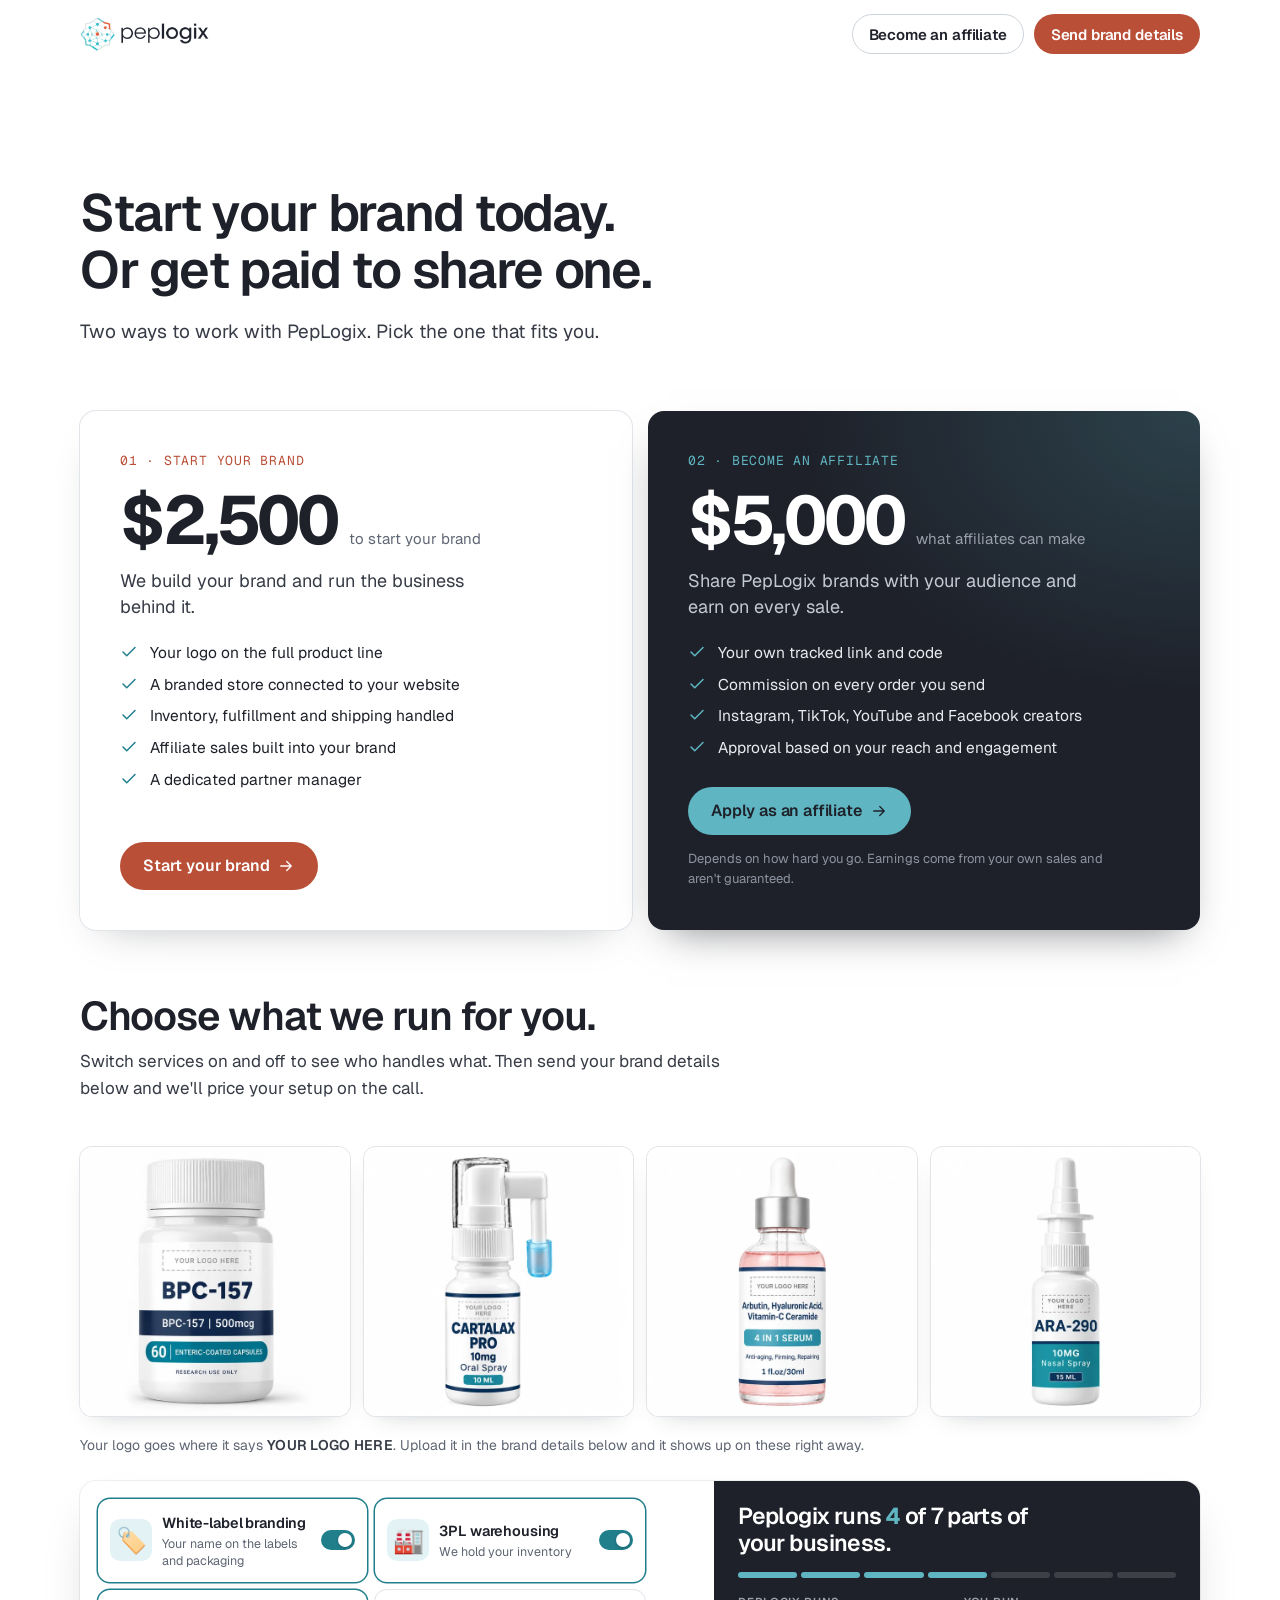
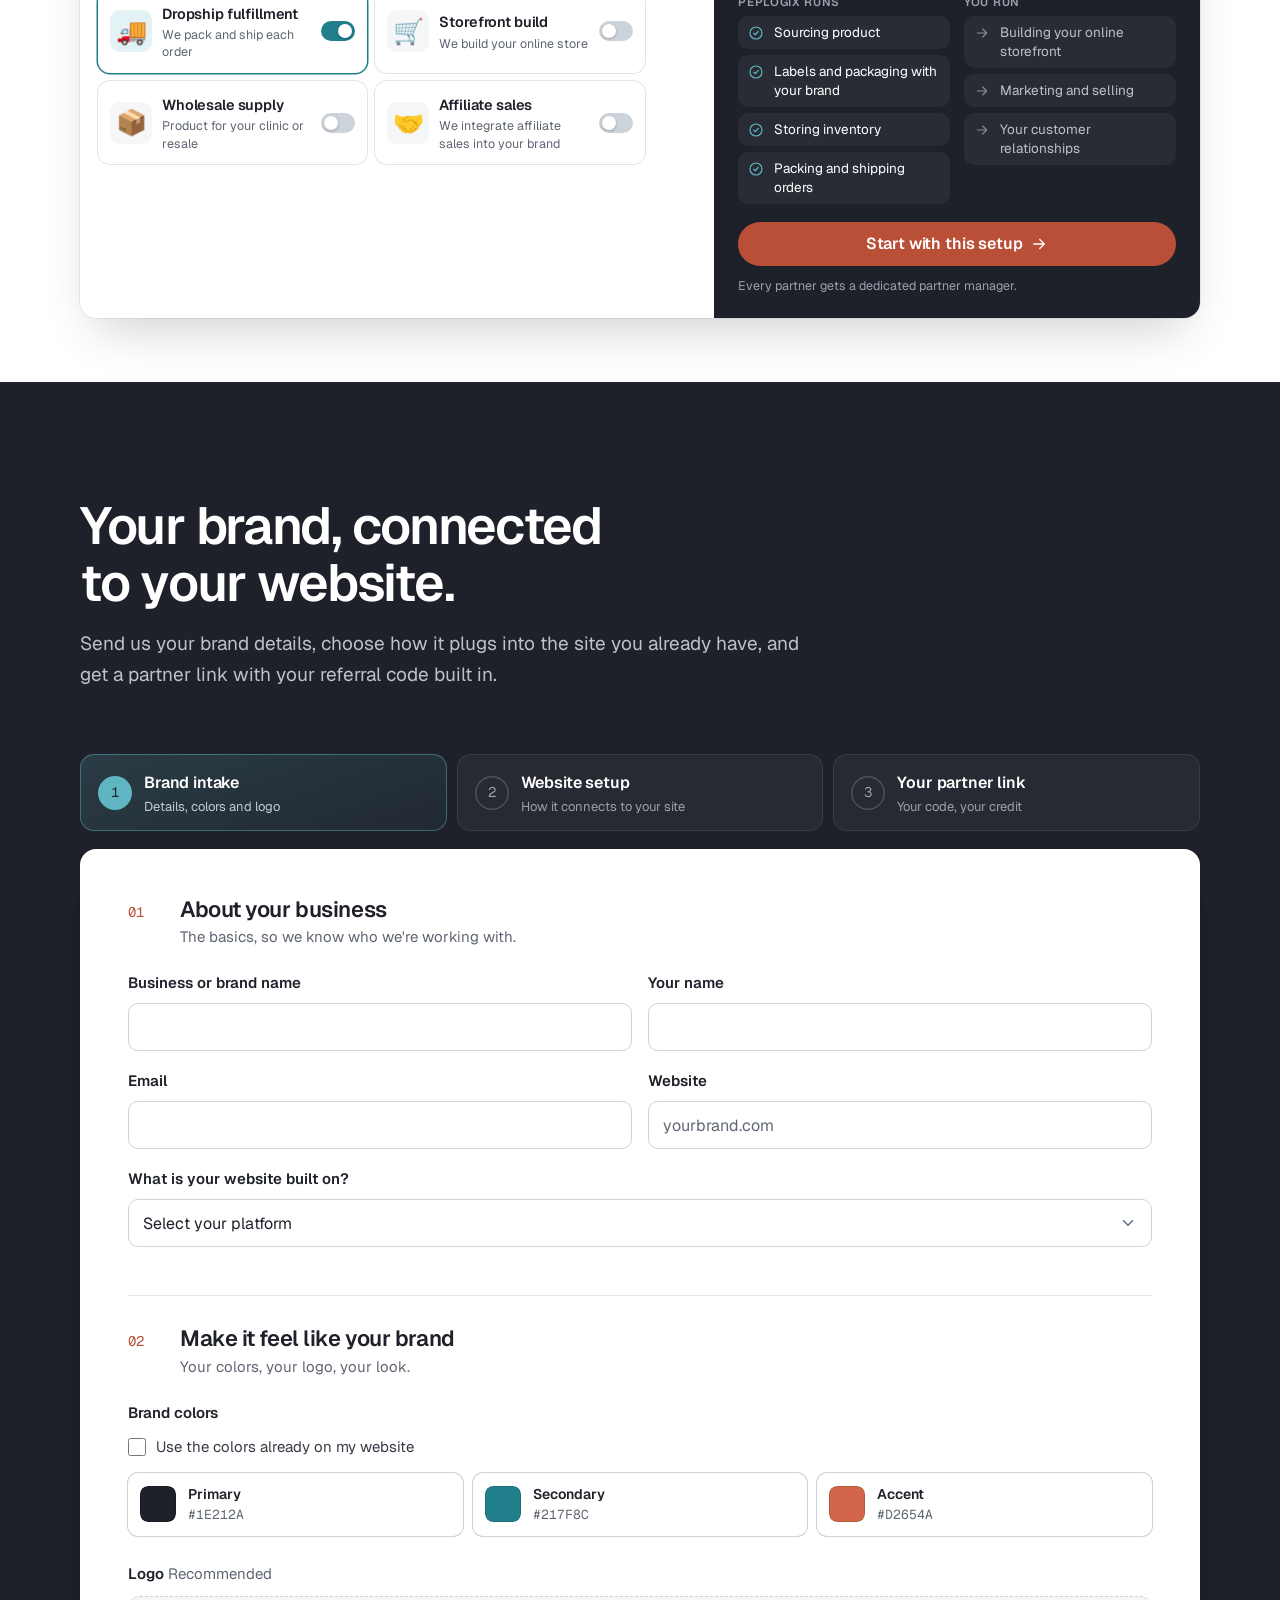
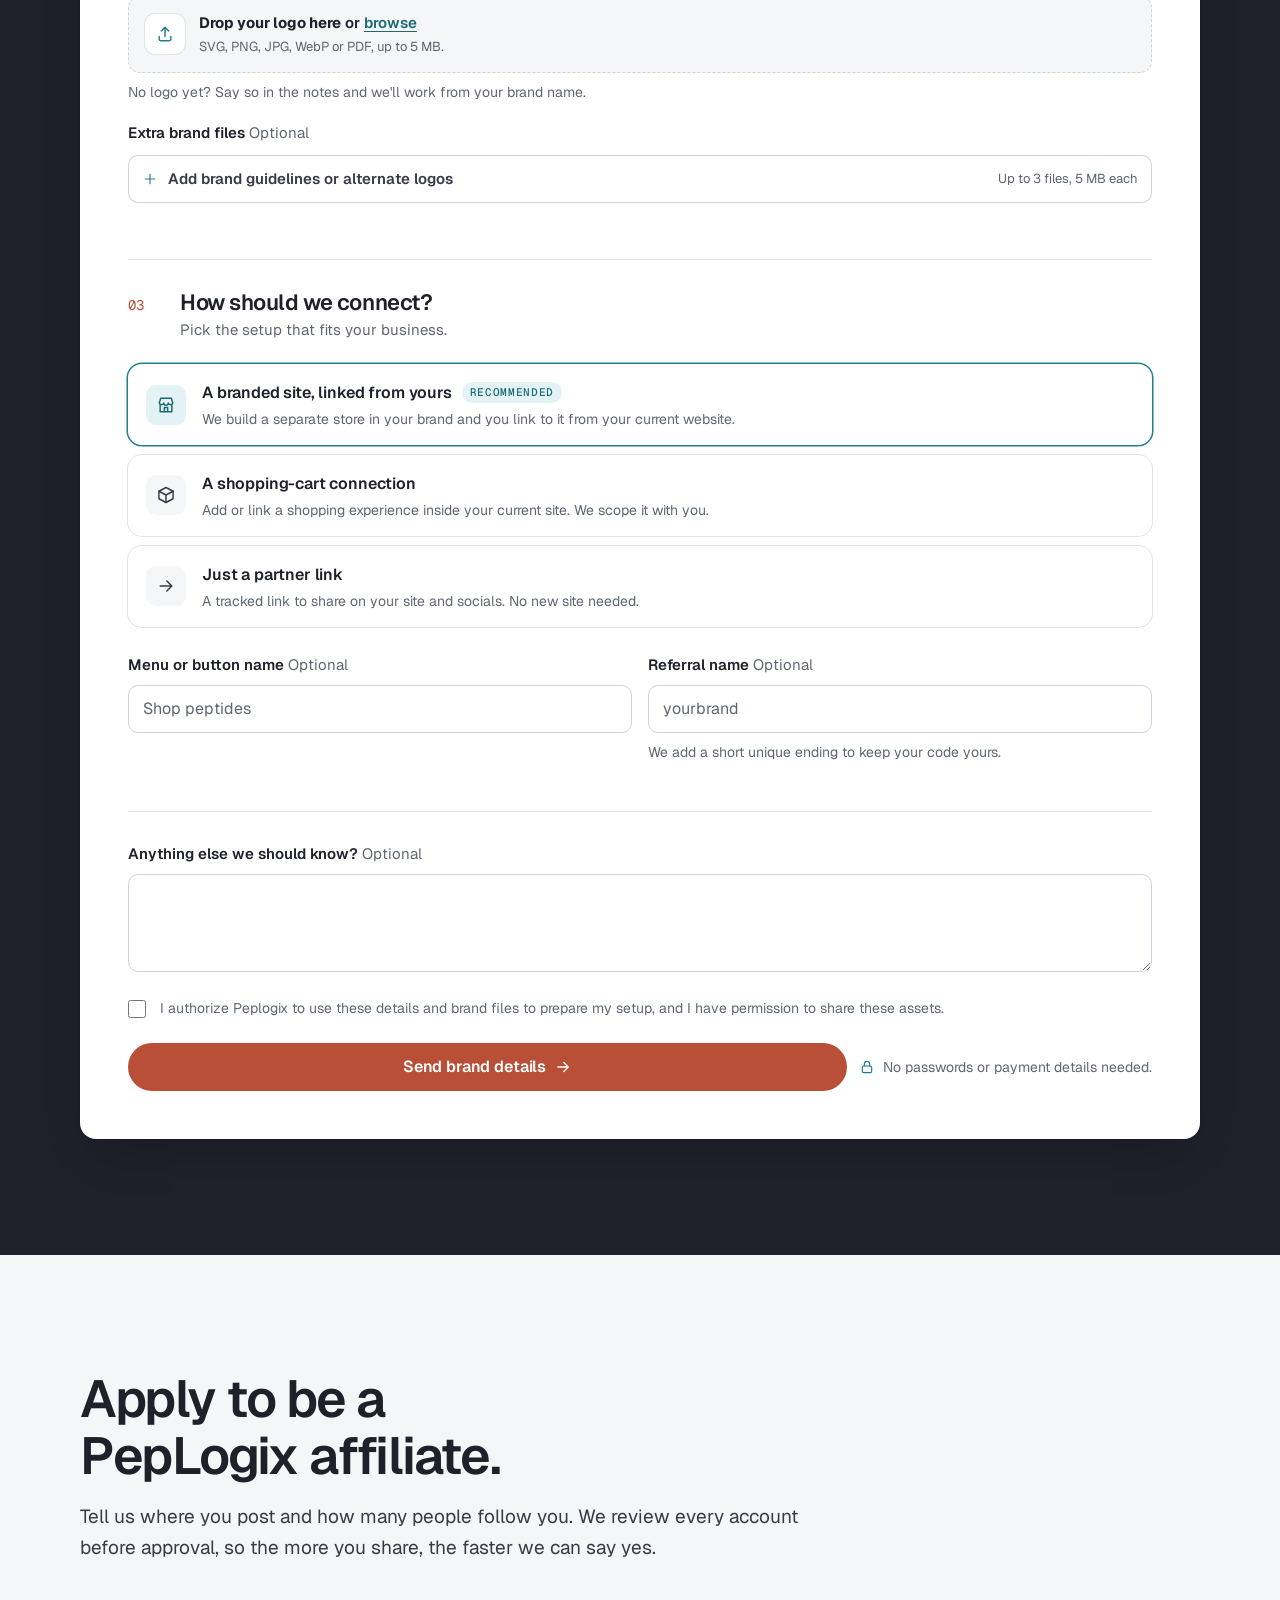
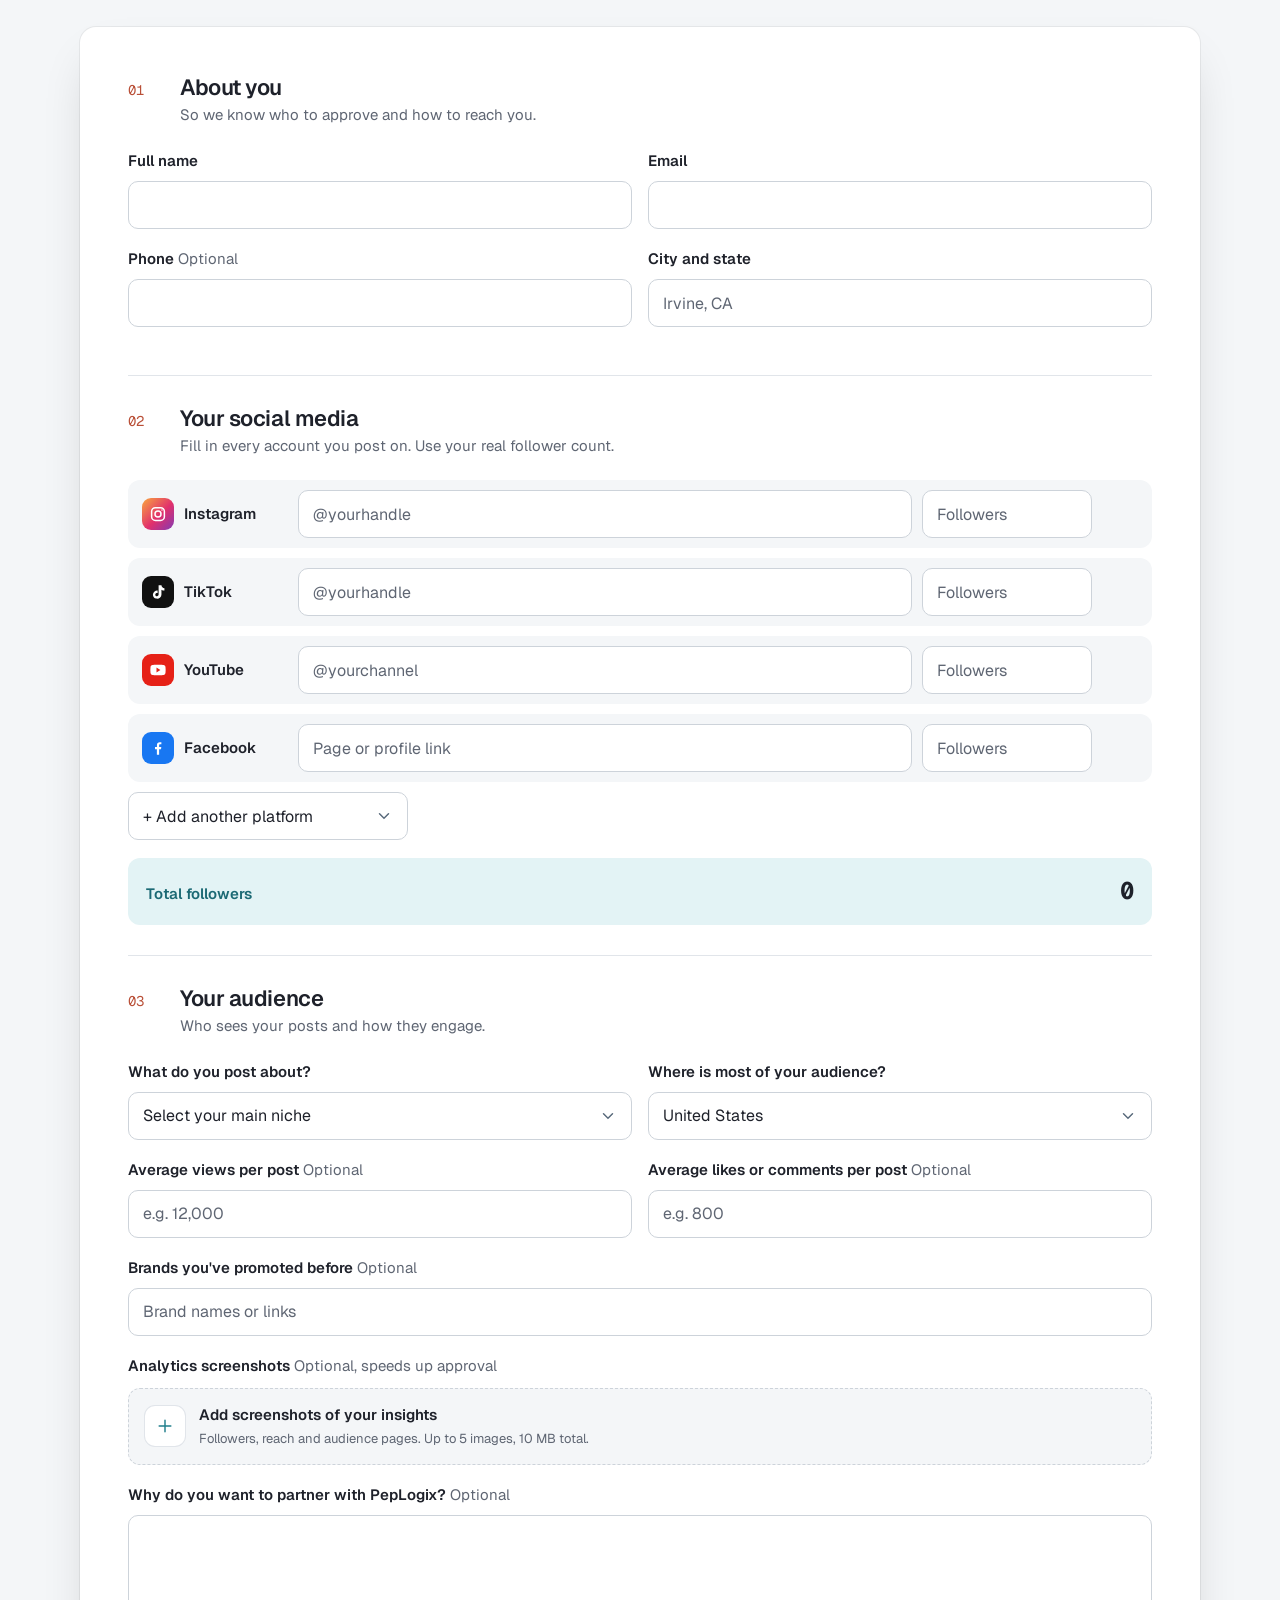
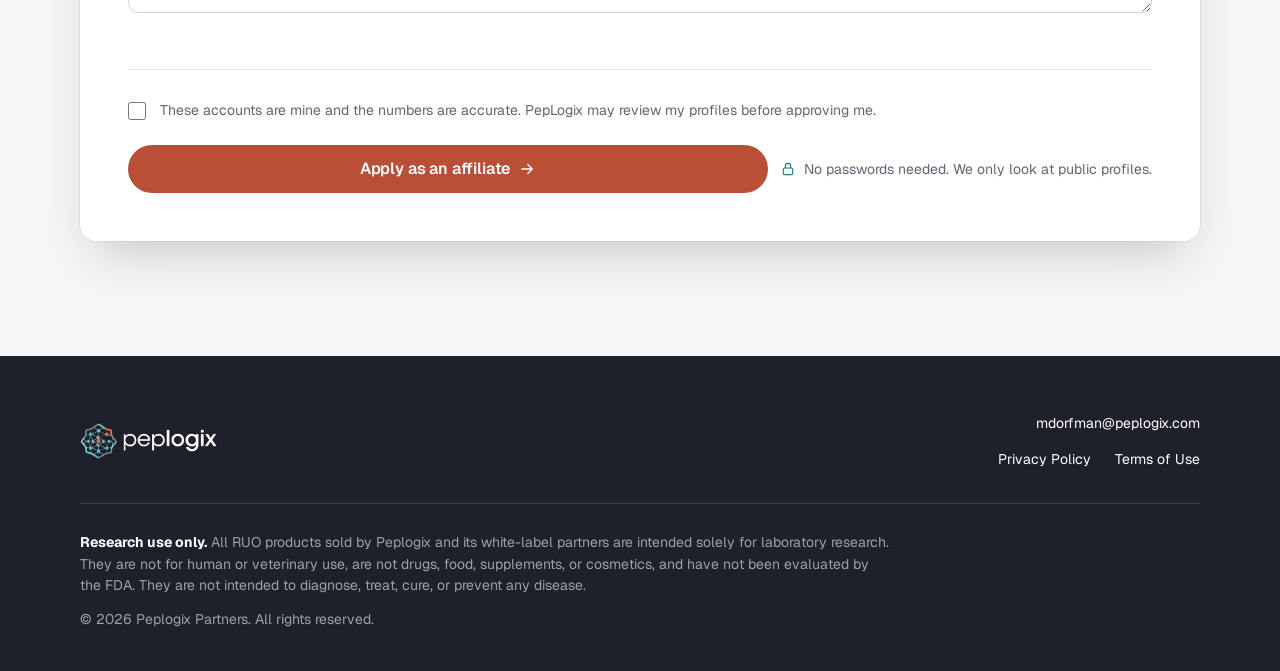
<file: start.html>
<!doctype html>
<html lang="en">
<head>
<meta charset="utf-8">
<meta name="viewport" content="width=device-width, initial-scale=1">
<meta name="robots" content="noindex, nofollow">
<title>Start your brand today | Peplogix</title>
<meta name="description" content="Choose what Peplogix runs for your brand, then send your brand details to get set up: white-label, 3PL, dropship, storefront, and affiliate sales.">
<link rel="canonical" href="https://peplogix.github.io/">
<meta property="og:title" content="Start your brand today | Peplogix">
<meta property="og:description" content="Put your name on it. We supply the product, store it, ship every order, build your storefront, and set up affiliate sales.">
<meta property="og:url" content="https://peplogix.github.io/start">
<meta property="og:image" content="https://peplogix.github.io/assets/peplogix-logo.png">
<link rel="preconnect" href="https://fonts.googleapis.com">
<link rel="preconnect" href="https://fonts.gstatic.com" crossorigin>
<link href="https://fonts.googleapis.com/css2?family=Geist:wght@400;500;600;700&family=Geist+Mono:wght@400;500&display=swap" rel="stylesheet">
<link rel="icon" type="image/png" href="assets/favicon-64.png">
<link rel="apple-touch-icon" href="assets/apple-touch-icon.png">
<style>
:root{
  --ink:#1E212A;
  --ink-2:#363B46;
  --muted:#5F6673;
  --line:#E1E5EA;
  --line-2:#CDD3DA;
  --paper:#FFFFFF;
  --mist:#F4F6F8;
  --mist-2:#EBEFF2;
  --teal:#217F8C;
  --teal-ink:#1B6974;
  --teal-wash:#E3F3F5;
  --teal-glow:#5FB6C2;
  --accent:#D2654A;
  --accent-ink:#B94F37;
  --kraft:#D8BF97;
  --kraft-2:#C6A877;
  --danger:#B3261E;
  --danger-wash:#FCECEA;
  --ok:#17795A;
  --radius:10px;
  --radius-lg:16px;
  --shadow:0 0 0 1px rgba(0,0,0,.06),0 8px 24px -8px rgba(0,0,0,.14);
  --shadow-lg:0 0 0 1px rgba(0,0,0,.06),0 24px 48px -16px rgba(0,0,0,.2);
  --ease-out:cubic-bezier(.16,1,.3,1);
  --sans:"Geist",ui-sans-serif,system-ui,-apple-system,"Segoe UI",sans-serif;
  --mono:"Geist Mono",ui-monospace,SFMono-Regular,Menlo,monospace;
  --wrap:1200px;
  --gutter:clamp(16px,4vw,40px);
}
*,*::before,*::after{box-sizing:border-box}
[hidden]{display:none!important}
html{scroll-behavior:smooth;-webkit-text-size-adjust:100%}
@media (prefers-reduced-motion:reduce){html{scroll-behavior:auto}}
body{margin:0;background:var(--paper);color:var(--ink);font:400 17px/1.6 var(--sans);-webkit-font-smoothing:antialiased;text-rendering:optimizeLegibility;caret-color:var(--teal)}
::selection{background:var(--teal);color:#fff}
html{scrollbar-color:var(--line-2) var(--mist)}
::-webkit-scrollbar{width:12px;height:12px}
::-webkit-scrollbar-track{background:var(--mist)}
::-webkit-scrollbar-thumb{background:var(--line-2);border-radius:8px;border:3px solid var(--mist)}
img,svg{display:block;max-width:100%}
a{color:var(--teal-ink);text-underline-offset:.2em;text-decoration-thickness:1px}
a:not(.btn):hover{color:var(--ink)}
:focus-visible{outline:2px solid var(--teal);outline-offset:3px;border-radius:4px}
h1,h2,h3{margin:0;line-height:1.1;letter-spacing:-.025em;text-wrap:balance;font-weight:600}
p{margin:0;text-wrap:pretty}
.wrap{max-width:var(--wrap);margin:0 auto;padding:0 var(--gutter)}
.mono{font-family:var(--mono);font-variant-numeric:tabular-nums}
.sr-only{position:absolute;width:1px;height:1px;padding:0;margin:-1px;overflow:hidden;clip:rect(0 0 0 0);white-space:nowrap;border:0}
.skip{position:absolute;left:16px;top:-60px;background:var(--ink);color:#fff;padding:10px 14px;border-radius:8px;z-index:100;transition:top .2s}
.skip:focus{top:12px}

/* Buttons */
.btn{--bg:var(--accent-ink);--fg:#fff;display:inline-flex;align-items:center;justify-content:center;gap:.5em;min-height:48px;padding:0 22px;border-radius:999px;border:1px solid transparent;background:var(--bg);color:var(--fg);font:600 16px/1 var(--sans);letter-spacing:-.01em;text-decoration:none;cursor:pointer;transition:background .2s var(--ease-out),transform .2s var(--ease-out),box-shadow .2s var(--ease-out)}
.btn:hover{background:#A3442F;color:#fff;box-shadow:0 4px 12px -4px rgba(0,0,0,.25)}
.btn:active{transform:translateY(1px)}
.btn svg{width:18px;height:18px}
.btn--ghost{--bg:transparent;--fg:var(--ink);border-color:var(--line-2)}
.btn--ghost:hover{background:var(--mist);color:var(--ink);box-shadow:none}
.btn--ink{--bg:var(--ink)}
.btn--ink:hover{background:#2C313D}
.btn[disabled],.btn[aria-busy="true"]{opacity:.6;cursor:not-allowed;box-shadow:none}
.btn--call{--bg:var(--accent-ink);--fg:#fff}
.btn--call:hover{background:#A3442F;color:#fff;box-shadow:0 4px 12px -4px rgba(0,0,0,.35)}
.btn--sm{min-height:40px;padding:0 16px;font-size:15px}

/* Nav */
.nav{position:sticky;top:0;z-index:50;background:rgba(255,255,255,.92);backdrop-filter:saturate(1.4) blur(10px);-webkit-backdrop-filter:saturate(1.4) blur(10px);border-bottom:1px solid transparent;transition:border-color .2s}
.nav.is-scrolled{border-bottom-color:var(--line)}
.nav .logo .on-dark{display:none}
.nav.on-dark{background:rgba(30,33,42,.82);border-bottom-color:rgba(255,255,255,.06)}
.nav.on-dark .logo .on-light{display:none}
.nav.on-dark .logo .on-dark{display:block}
.nav.on-dark .nav__links a{color:#BCC2CC}
.nav.on-dark .nav__links a:hover{color:#fff}
.nav__in{display:flex;align-items:center;justify-content:space-between;gap:32px;height:68px}
.logo{display:inline-flex;align-items:center;gap:10px;color:var(--ink);text-decoration:none;font-weight:700;font-size:19px;letter-spacing:-.03em}
.logo img{display:block;height:34px;width:auto}
.foot .logo img{height:36px}
.nav__links{display:flex;gap:28px;margin-left:auto;list-style:none;padding:0;margin-block:0}
.nav__links a{color:var(--ink-2);text-decoration:none;font-size:15px;font-weight:500}
.nav__links a:hover{color:var(--teal-ink)}
@media (max-width:900px){.nav__links{display:none}.nav__in{justify-content:space-between}}
.nav .btn{white-space:nowrap}
@media (max-width:360px){.nav .btn{padding:0 12px;font-size:14px}.logo{font-size:17px}}

/* Hero */
.hero{position:relative;overflow:hidden;color:#fff;padding:clamp(40px,6vw,80px) 0 clamp(40px,5vw,64px);margin-top:-68px;padding-top:calc(68px + clamp(40px,6vw,80px));
  background:radial-gradient(60% 55% at 85% 10%,rgba(95,182,194,.22),transparent 70%),radial-gradient(45% 50% at 0% 100%,rgba(95,182,194,.08),transparent 70%),var(--ink)}
.hero::before{content:"";position:absolute;inset:0;background-image:radial-gradient(rgba(255,255,255,.06) 1px,transparent 1px);background-size:28px 28px;mask-image:linear-gradient(180deg,#000,transparent 75%);-webkit-mask-image:linear-gradient(180deg,#000,transparent 75%);pointer-events:none}
.hero>.wrap{position:relative}
.hero--brand{margin-top:0;padding-top:clamp(72px,9vw,112px);border-top:1px solid rgba(255,255,255,.06);background:radial-gradient(55% 50% at 100% 0%,rgba(95,182,194,.16),transparent 70%),#23262F}
.hero--brand .h1like{font-size:clamp(36px,4.4vw,58px)}
.hero--brand .h1like .l:first-child{font-size:.5em;letter-spacing:-.01em;color:#9AA1AD;margin-bottom:.4em}
.hero__main{display:grid;grid-template-columns:minmax(0,1fr);justify-items:center}
.hero__main .heroart{width:100%;max-width:980px}
@media (max-width:1000px){.hero__main{grid-template-columns:minmax(0,1fr)}.heroart__photo{animation:none}}
.hero--main{padding-bottom:clamp(56px,7vw,96px)}
.hero--brand:first-child{margin-top:-68px;padding-top:calc(68px + clamp(48px,7vw,96px));border-top:0}
.hero--brand+.hero--main{margin-top:0;padding-top:clamp(40px,5vw,72px);border-top:1px solid rgba(255,255,255,.06)}
.paths{display:grid;grid-template-columns:1fr 1fr;gap:14px;margin-top:32px;align-items:start}
@media (max-width:640px){.paths{grid-template-columns:minmax(0,1fr)}}
.path{padding:22px;border-radius:18px;background:rgba(255,255,255,.05);box-shadow:inset 0 0 0 1px rgba(255,255,255,.1);transition:box-shadow .25s var(--ease-out),transform .25s var(--ease-out)}
.path:hover{transform:translateY(-2px);box-shadow:inset 0 0 0 1px rgba(95,182,194,.5)}
.path--b2b{background:linear-gradient(160deg,rgba(95,182,194,.16),rgba(95,182,194,.04));box-shadow:inset 0 0 0 1px rgba(95,182,194,.35)}
.path__tag{display:inline-block;font:500 11px/1 var(--mono);letter-spacing:.08em;text-transform:uppercase;color:var(--teal-glow);margin-bottom:12px}
.path h3{font-size:22px;color:#fff;letter-spacing:-.02em}
.path p{margin-top:8px;font-size:15px;color:#BCC2CC;line-height:1.5}
.path .btn{margin-top:18px;width:100%;white-space:nowrap;padding:0 16px}
.path .btn--ghost{--fg:#fff;border-color:rgba(255,255,255,.22)}
.path .btn--ghost:hover{background:rgba(255,255,255,.08);color:#fff}
.hero__top{max-width:960px;margin:0 auto clamp(56px,7vw,88px);text-align:center}
.hero__lead{font-size:clamp(17px,1.5vw,19px);line-height:1.55;color:#BCC2CC;margin:0 auto;max-width:56ch}
.hero__lead strong{display:block;font-size:clamp(30px,3.4vw,44px);line-height:1.1;letter-spacing:-.03em;color:#fff;margin-bottom:12px;font-weight:650}
.hero__top .paths{grid-template-columns:1fr 1fr;align-items:stretch;gap:16px;margin-top:32px;text-align:left}
.hero__top .path{display:flex;flex-direction:column;padding:26px}
.hero__top .path p{margin-bottom:22px}
.hero__top .path .btn,.hero__top .path #d2cBtn{margin-top:auto}
.hero__top .path .d2c__form{margin-top:16px}
.hero__top h1{font-size:clamp(40px,5.6vw,76px);margin:0 auto}
.hero__top h1 .l{display:inline}
.hero__top h1 em{display:block}
.hero__top .paths{margin-top:clamp(28px,3.5vw,44px)}
.hero__lead--main{text-align:left;margin:0;max-width:40ch}
.hero__lead--main strong{font-size:clamp(32px,3.6vw,50px)}
.hero__more{margin-top:28px;white-space:nowrap}
@media (max-width:400px){.hero__more{padding:0 16px;font-size:15px}}
.hero__ruo--top{margin-top:16px;text-align:center}
@media (max-width:640px){.hero__top{text-align:left}.hero__lead{margin:0}.hero__top .paths{grid-template-columns:minmax(0,1fr)}.hero__ruo--top{text-align:left}}
.hero__ruo{margin-top:18px;font-size:13px;color:#858C98}
.hero.hero--main h1 em{white-space:normal}
.hero--main h1{font-size:clamp(40px,5vw,66px)}
.heroart{position:relative;display:flex;flex-direction:column;align-items:center;gap:18px}
.heroart::before{content:"";position:absolute;left:10%;top:-10%;width:80%;aspect-ratio:1;border-radius:50%;background:radial-gradient(circle,rgba(95,182,194,.35),rgba(95,182,194,0) 65%);filter:blur(10px)}
.heroart::after{content:"";position:absolute;bottom:58px;left:8%;width:84%;height:26px;border-radius:50%;background:rgba(0,0,0,.5);filter:blur(14px)}
.heroart__photo{position:relative;z-index:1;margin:0;width:100%;animation:floaty 6s ease-in-out infinite}
.heroart__photo{container-type:inline-size}
.ylh{position:absolute;transform:translate(-50%,-50%);padding:.7em 1em;border:1.5px dashed rgba(43,58,85,.38);border-radius:.4em;font-family:var(--sans);font-weight:700;line-height:1;letter-spacing:.12em;color:#5F6B80;white-space:nowrap;pointer-events:none}
.fixlbl{position:absolute;display:flex;align-items:center;padding-left:.17cqi;background:#F7F7F7;font:700 1.24cqi/1 Arial,"Helvetica Neue",Helvetica,sans-serif;color:#2B2B2B;letter-spacing:-.04em;white-space:nowrap;overflow:hidden}
.heroart__photo img{display:block;width:100%;height:auto;filter:drop-shadow(0 18px 22px rgba(0,0,0,.42))}
.heroart>svg{width:auto;filter:drop-shadow(0 30px 40px rgba(0,0,0,.45));animation:floaty 6s ease-in-out infinite}
@keyframes floaty{0%,100%{transform:translateY(0)}50%{transform:translateY(-10px)}}
.heroart__pills{position:relative;z-index:2;display:flex;flex-wrap:wrap;justify-content:center;gap:10px}
.heroart__pill{display:inline-flex;align-items:center;gap:8px;padding:10px 14px;border-radius:999px;background:rgba(39,43,53,.85);backdrop-filter:blur(8px);-webkit-backdrop-filter:blur(8px);box-shadow:inset 0 0 0 1px rgba(255,255,255,.12),0 10px 30px -10px rgba(0,0,0,.6);font-size:14px;font-weight:600;color:#fff;white-space:nowrap}
.heroart__pill svg{width:16px;height:16px;flex:none;color:var(--teal-glow)}
.d2c__form{margin-top:16px;display:grid;gap:10px}
.d2c__form .field{margin:0}
.d2c__form label{color:#BCC2CC;font-size:13px;margin-bottom:6px}
.d2c__form .input{height:44px;background:rgba(255,255,255,.06);border-color:rgba(255,255,255,.16);color:#fff}
.d2c__form select.input{color:#fff}
.d2c__form select.input option{color:var(--ink)}
.d2c__form .btn{margin-top:4px}
.d2c__form .err{color:#F0A08C}
.d2c__done{color:var(--teal-glow);font-weight:500;margin:0}
@media (prefers-reduced-motion:reduce){.heroart__photo{animation:none}}
.hero__grid{display:grid;grid-template-columns:1fr minmax(0,560px);gap:clamp(32px,5vw,72px);align-items:center}
@media (max-width:1000px){.hero__grid{grid-template-columns:minmax(0,1fr)}}
.hero h1,.hero .h1like{font-size:clamp(42px,5.6vw,72px);letter-spacing:-.04em;font-weight:650;color:#fff;line-height:1.02}
.hero h1 em,.hero .h1like em{font-style:normal;color:var(--teal-glow);white-space:nowrap;display:block}
.hero h1 .l,.hero .h1like .l{display:block}
.hero__sub{margin-top:24px;font-size:clamp(17px,1.5vw,19px);line-height:1.6;color:#BCC2CC;max-width:46ch}
.hero__cta{display:flex;flex-wrap:wrap;gap:12px;margin-top:32px}
.hero .btn--ghost{--fg:#fff;border-color:rgba(255,255,255,.22)}
.hero .btn--ghost:hover{background:rgba(255,255,255,.08);color:#fff}
.trust{display:flex;align-items:center;gap:10px;margin-top:28px;font-size:14px;color:#9AA1AD}
.trust svg{width:18px;height:18px;color:var(--teal-glow)}
.kit{margin-top:clamp(48px,6vw,72px);padding-top:clamp(28px,3vw,36px);border-top:1px solid rgba(255,255,255,.1);display:grid;grid-template-columns:240px 1fr;gap:clamp(24px,3vw,48px);align-items:start}
@media (max-width:1000px){.kit{grid-template-columns:1fr}}
.kit__head h2{font-size:24px;letter-spacing:-.02em;color:#fff}
.kit__head p{margin-top:8px;color:#9AA1AD;font-size:15px}
.kit__grid{list-style:none;margin:0;padding:0;display:grid;grid-template-columns:repeat(4,minmax(0,1fr));gap:10px}
@media (max-width:1100px){.kit__grid{grid-template-columns:repeat(2,minmax(0,1fr))}}
.kit__item{display:grid;grid-template-columns:36px 1fr;gap:12px;align-items:start;padding:14px;border-radius:14px;background:rgba(255,255,255,.04);box-shadow:inset 0 0 0 1px rgba(255,255,255,.07);transition:transform .25s var(--ease-out),box-shadow .25s var(--ease-out),background .25s}
.kit__item:hover{transform:translateY(-3px);background:rgba(95,182,194,.08);box-shadow:inset 0 0 0 1px rgba(95,182,194,.45)}
.kit__ic{width:36px;height:36px;border-radius:10px;display:grid;place-items:center;background:rgba(95,182,194,.14);color:var(--teal-glow)}
.kit__ic svg{width:18px;height:18px}
.kit__item:has(.kit__ic--emoji){grid-template-columns:44px 1fr;align-items:center}
.kit__ic--emoji{width:44px;height:44px;font-size:26px;line-height:1;font-family:"Apple Color Emoji","Segoe UI Emoji","Noto Color Emoji",sans-serif}
.kit__item b{display:block;font-size:15px;font-weight:600;color:#fff;line-height:1.3}
.kit__item small{display:block;margin-top:4px;font:500 11px/1 var(--mono);letter-spacing:.06em;text-transform:uppercase;color:var(--teal-glow)}
.js .kit__item{opacity:0;transform:translateY(10px)}
.js .kit.in .kit__item{animation:kitIn .55s var(--ease-out) forwards;animation-delay:calc(var(--i) * 70ms + 150ms)}
@keyframes kitIn{to{opacity:1;transform:none}}
.scrollcue{display:flex;justify-content:center;margin-top:clamp(28px,4vw,40px)}
.scrollcue a{display:inline-flex;align-items:center;gap:8px;color:#9AA1AD;font-size:14px;font-weight:500;text-decoration:none}
.scrollcue a:hover{color:#fff}
.scrollcue svg{width:16px;height:16px;animation:nudge 2s var(--ease-out) infinite}
@keyframes nudge{0%,100%{transform:none}50%{transform:translateY(4px)}}
@media (prefers-reduced-motion:reduce){.js .kit__item{opacity:1;transform:none;animation:none!important}.scrollcue svg{animation:none}}

/* White-label preview */
.preview{background:#272B35;border-radius:20px;padding:20px;box-shadow:inset 0 0 0 1px rgba(255,255,255,.08),0 40px 80px -30px rgba(0,0,0,.7)}
.preview__bar{display:flex;align-items:center;justify-content:space-between;gap:12px;flex-wrap:wrap}
.preview__title{font-size:15px;font-weight:600;color:#fff;margin:0}
.seg2{display:inline-flex;padding:3px;border-radius:999px;background:rgba(255,255,255,.08)}
.seg2 button{all:unset;cursor:pointer;padding:6px 14px;border-radius:999px;font-size:13px;font-weight:600;color:#BCC2CC;transition:background .2s,color .2s}
.seg2 button[aria-selected="true"]{background:#fff;color:var(--ink)}
.seg2 button:focus-visible{outline:2px solid var(--teal-glow);outline-offset:2px}
.drop{display:flex;align-items:center;gap:14px;margin-top:14px;padding:14px 16px;border-radius:12px;border:1.5px dashed rgba(255,255,255,.22);background:rgba(255,255,255,.04);cursor:pointer;transition:border-color .2s,background .2s}
.drop:hover,.drop.is-over{border-color:var(--teal-glow);background:rgba(95,182,194,.10)}
.drop:focus-within{outline:2px solid var(--teal-glow);outline-offset:2px}
.drop__ic{width:40px;height:40px;flex:none;border-radius:10px;display:grid;place-items:center;background:rgba(95,182,194,.16);color:var(--teal-glow);overflow:hidden}
.drop__ic svg{width:20px;height:20px}
.drop__ic img{width:100%;height:100%;object-fit:contain;background:#fff}
.drop__t{display:block;color:#fff;font-size:15px;font-weight:600}
.drop__t u{color:var(--teal-glow);text-underline-offset:.2em}
.drop__d{display:block;color:#9AA1AD;font-size:13px;margin-top:2px}
.drop__x{all:unset;margin-left:auto;cursor:pointer;font-size:13px;font-weight:600;color:#BCC2CC;padding:6px 10px;border-radius:8px}
.drop__x:hover{color:#fff;background:rgba(255,255,255,.08)}
.drop__err{color:#F0A08C}
.preview__stage{margin-top:14px;border-radius:12px;overflow:hidden;box-shadow:0 0 0 1px rgba(255,255,255,.07);aspect-ratio:520/360;position:relative}
.preview__stage>svg,.preview__stage>.shop{position:absolute;inset:0;width:100%;height:100%}
.preview__stage>svg,.preview__stage>.shop{transition:opacity .3s var(--ease-out)}
.preview__stage>[data-off]{opacity:0;pointer-events:none}
.shop{container-type:inline-size;background:#fff;display:flex;flex-direction:column;font-family:var(--sans);color:var(--ink);overflow:hidden}
.shop__chrome{display:flex;align-items:center;gap:1.1cqi;padding:1.2cqi 2.2cqi;background:#EEF1F4;border-bottom:1px solid #E1E5EA}
.shop__chrome i{width:1.6cqi;height:1.6cqi;border-radius:50%;background:#CDD3DA}
.shop__chrome i:first-child{background:#F0A08C}.shop__chrome i:nth-child(2){background:#F2CF7B}.shop__chrome i:nth-child(3){background:#9ED3A3}
.shop__url{margin-left:2cqi;flex:1;max-width:44cqi;display:flex;align-items:center;gap:.8cqi;padding:.7cqi 2cqi;border-radius:99px;background:#fff;font-size:2cqi;color:#5F6673}
.shop__url svg{width:1.9cqi;height:1.9cqi;color:#17795A}
.shop__bar{display:flex;justify-content:center;align-items:center;gap:1.4cqi;padding:.9cqi;background:#1E212A;color:#E8EBEF;font-size:1.7cqi;font-weight:600;letter-spacing:.12em;text-transform:uppercase}
.shop__bar span{color:#5FB6C2}
.shop__nav{display:flex;align-items:center;gap:3cqi;padding:1.5cqi 4cqi;border-bottom:1px solid #EEF1F4}
.shop__logo{display:flex;align-items:center;flex:none;height:5.4cqi;width:22cqi}
.shop__logo svg,.shop__logo img{display:block;height:100%;width:auto;max-width:24cqi;object-fit:contain;object-position:left center}
.shop__links{display:flex;gap:3cqi;margin-left:2cqi;font-size:2.2cqi;font-weight:500;color:#5F6673}
.shop__links .is-on{color:var(--ink);font-weight:600;box-shadow:inset 0 -.35cqi 0 var(--teal);padding-bottom:.6cqi}
.shop__icons{margin-left:auto;display:flex;align-items:center;gap:2.4cqi;color:var(--ink)}
.shop__icons svg{width:3.1cqi;height:3.1cqi}
.shop__cart{position:relative;display:flex}
.shop__cart b{position:absolute;top:-1cqi;right:-1.3cqi;min-width:2.4cqi;height:2.4cqi;padding:0 .5cqi;border-radius:99px;background:var(--accent-ink);color:#fff;font-size:1.5cqi;display:grid;place-items:center;font-weight:700}
.shop__body{flex:1;display:grid;grid-template-columns:43% 1fr;gap:4.5cqi;padding:2.4cqi 4cqi 2.6cqi;min-height:0}
.shop__gallery{display:grid;grid-template-rows:1fr auto;gap:1.6cqi;min-height:0}
.shop__img{position:relative;min-height:0;display:grid;place-items:center;border-radius:2cqi;background:radial-gradient(80% 70% at 50% 45%,#FFFFFF,#E9EEF2)}
.shop__img svg{height:90%;width:auto;filter:drop-shadow(0 1.6cqi 1.6cqi rgba(30,33,42,.18))}
.shop__tag{position:absolute;top:1.6cqi;left:1.6cqi;padding:.6cqi 1.4cqi;border-radius:99px;background:#1E212A;color:#fff;font-size:1.5cqi;font-weight:700;letter-spacing:.08em;text-transform:uppercase}
.shop__thumbs{display:grid;grid-template-columns:repeat(3,1fr);gap:1.4cqi}
.shop__thumbs span{height:6.4cqi;border-radius:1.2cqi;background:#F1F4F6;display:grid;place-items:center;box-shadow:inset 0 0 0 1px #E1E5EA}
.shop__thumbs span.is-on{box-shadow:inset 0 0 0 .35cqi var(--teal)}
.shop__thumbs svg{height:82%;width:auto}
.shop__thumbs--line{grid-template-columns:repeat(4,1fr)}
.shop__thumbs--line>span{position:relative;height:auto;aspect-ratio:1;overflow:hidden;background:#fff}
.shop__thumbs--line>span>img{width:100%;height:100%;object-fit:cover;display:block}
/* Uploaded logo laid over a product's YOUR LOGO HERE box (box measured on each 640px product photo) */
.logoslot{position:absolute;display:grid;place-items:center}
.logoslot[hidden]{display:none}
.logoslot img{max-width:96%;max-height:96%;width:auto;height:auto;object-fit:contain;mix-blend-mode:multiply;filter:contrast(1.04)}
.lineup{display:grid;grid-template-columns:repeat(4,minmax(0,1fr));gap:10px;margin:0}
@media (max-width:520px){.lineup{grid-template-columns:repeat(2,minmax(0,1fr))}}
.lineup figure{position:relative;margin:0;border-radius:12px;overflow:hidden;background:#fff;box-shadow:0 0 0 1px var(--line),0 10px 24px -16px rgba(30,33,42,.35)}
.lineup figure>img{display:block;width:100%;height:auto;aspect-ratio:1}
.lineup figcaption{grid-column:1/-1;font-size:14px;color:var(--muted);margin-top:4px}
.lineup figcaption b{font-weight:600;color:var(--ink-2);letter-spacing:.02em}
.heroart--line .lineup{gap:clamp(10px,1.6vw,18px)}
.heroart--line .lineup figure{border-radius:16px;box-shadow:0 0 0 1px rgba(255,255,255,.08),0 24px 48px -24px rgba(0,0,0,.6)}
.heroart--line figcaption{color:#BCC2CC;text-align:center;margin-top:8px}
.heroart--line figcaption b{color:#fff}
.ob__preview{margin-top:16px;animation:panelIn .4s var(--ease-out)}
.ob__preview[hidden]{display:none}

.shop__info{display:flex;flex-direction:column;justify-content:center;min-width:0}
.shop__crumb{margin:0;font-size:1.7cqi;color:#858C98;letter-spacing:.02em}
.shop__info h4{margin:.6cqi 0 0;font-size:5.2cqi;line-height:1;letter-spacing:-.03em;font-weight:700}
.shop__info h4 small{font-size:2.6cqi;font-weight:600;color:#5F6673;letter-spacing:0;margin-left:.6cqi}
.shop__meta{margin:1cqi 0 0;font-size:2cqi;color:#5F6673}
.shop__price{margin:1.4cqi 0 0;font-size:3.8cqi;font-weight:700;letter-spacing:-.02em}
.shop__price sup{font-size:2cqi;vertical-align:1.6cqi}
.shop__pills{display:flex;gap:1.2cqi;margin-top:1.5cqi}
.shop__pills span{font-size:1.9cqi;font-weight:600;padding:.9cqi 1.9cqi;border-radius:99px;border:1px solid #CDD3DA;color:#363B46}
.shop__pills span:first-child{border-color:var(--teal);background:var(--teal);color:#fff}
.shop__buy{display:flex;gap:1.4cqi;margin-top:1.7cqi}
.shop__qty{display:flex;align-items:center;gap:1.8cqi;padding:0 1.8cqi;border-radius:99px;border:1px solid #CDD3DA;font-size:2.1cqi;font-weight:600}
.shop__qty i{font-style:normal;color:#858C98}
.shop__btn{flex:1;display:block;text-align:center;padding:1.9cqi;border-radius:99px;background:var(--teal);color:#fff;font-size:2.3cqi;font-weight:600;box-shadow:0 1cqi 2cqi -1cqi rgba(33,127,140,.6)}
.shop__trust{display:flex;gap:2.4cqi;margin-top:1.7cqi;font-size:1.65cqi;color:#5F6673;font-weight:500}
.shop__trust span{display:flex;align-items:center;gap:.7cqi}
.shop__trust svg{width:2.2cqi;height:2.2cqi;color:var(--teal)}
.shop__ruo{margin:1.4cqi 0 0;font-size:1.5cqi;color:#9AA1AD}
.preview__note{margin-top:12px;font-size:13px;color:#9AA1AD}

/* Sections */
.section{padding:clamp(72px,9vw,128px) 0}
.section--mist{background:var(--mist)}
.section--ink{background:var(--ink);color:#E8EBEF}
.section__head{max-width:720px;margin-bottom:clamp(40px,5vw,64px)}
.section__head h2{font-size:clamp(32px,4.2vw,52px)}
.section__head p{margin-top:18px;font-size:19px;color:var(--ink-2);max-width:60ch}
.section--ink .section__head p{color:#BCC2CC}
.section--ink h2{color:#fff}

/* Segments */
.seg{display:grid;grid-template-columns:300px 1fr;gap:clamp(24px,4vw,56px);align-items:start}
@media (max-width:860px){.seg{grid-template-columns:1fr}}
.seg__tabs{display:flex;flex-direction:column;border-top:1px solid var(--line)}
@media (max-width:860px){.seg__tabs{flex-direction:row;overflow-x:auto;border-top:0;gap:8px;padding-bottom:4px;scrollbar-width:none;margin:0 calc(var(--gutter)*-1);padding-inline:var(--gutter)}.seg__tabs::-webkit-scrollbar{display:none}}
.seg__tab{all:unset;box-sizing:border-box;display:flex;align-items:center;justify-content:space-between;gap:12px;padding:18px 4px;border-bottom:1px solid var(--line);font-size:18px;font-weight:500;color:var(--muted);cursor:pointer;transition:color .2s}
.seg__tab svg{width:18px;height:18px;opacity:0;transform:translateX(-6px);transition:opacity .25s var(--ease-out),transform .25s var(--ease-out);color:var(--teal)}
.seg__tab:not([aria-selected="true"]):hover{color:var(--ink)}
.seg__tab[aria-selected="true"]{color:var(--ink);font-weight:600}
.seg__tab[aria-selected="true"] svg{opacity:1;transform:none}
.seg__tab:focus-visible{outline:2px solid var(--teal);outline-offset:-2px;border-radius:6px}
@media (max-width:860px){.seg__tab{flex:none;padding:10px 16px;border:1px solid var(--line-2);border-radius:999px;font-size:15px;white-space:nowrap}.seg__tab svg{display:none}.seg__tab[aria-selected="true"]{background:var(--ink);color:#fff;border-color:var(--ink)}}
.seg__panel{background:#fff;border-radius:var(--radius-lg);padding:clamp(28px,4vw,48px);box-shadow:var(--shadow);min-height:100%}
.seg__panel h3{font-size:clamp(26px,2.8vw,34px);max-width:22ch}
.seg__panel>p{margin-top:16px;color:var(--ink-2);max-width:58ch}
.seg__list{list-style:none;padding:0;margin:28px 0 32px;display:grid;gap:14px}
.seg__list li{display:grid;grid-template-columns:22px 1fr;gap:12px;align-items:start}
.seg__list svg{width:20px;height:20px;color:var(--teal);margin-top:3px}
.seg__panel[data-anim]{animation:panelIn .45s var(--ease-out)}
@keyframes panelIn{from{opacity:.001;transform:translateY(6px)}to{opacity:1;transform:none}}

/* Business in a box */
.steps{list-style:none;padding:0;margin:0;counter-reset:s;display:grid;grid-template-columns:repeat(4,minmax(0,1fr));gap:clamp(20px,3vw,40px)}
@media (max-width:900px){.steps{grid-template-columns:1fr 1fr}}
@media (max-width:560px){.steps{grid-template-columns:1fr}}
.steps li{counter-increment:s;padding-top:24px;border-top:1px solid var(--line)}
.steps li::before{content:counter(s,decimal-leading-zero);display:block;margin-bottom:16px;font:500 15px/1 var(--mono);color:var(--accent-ink)}
.steps h3{font-size:21px;letter-spacing:-.02em}
.steps p{margin-top:8px;color:var(--ink-2);font-size:16px}
.box__cta{display:flex;flex-wrap:wrap;align-items:center;gap:16px 24px;margin-top:clamp(36px,4vw,48px)}
.ruo-note{font-size:13px;line-height:1.5;color:var(--muted);max-width:70ch;margin:0}


/* Build your program */
.build{display:grid;grid-template-columns:minmax(0,.95fr) minmax(0,1.05fr);gap:clamp(24px,4vw,56px);align-items:start}
@media (max-width:960px){.build{grid-template-columns:1fr}}
.svcs{display:grid;gap:10px}
.svc{all:unset;box-sizing:border-box;display:grid;grid-template-columns:40px 1fr 44px;gap:16px;align-items:center;padding:16px 18px;border-radius:14px;background:#fff;box-shadow:0 0 0 1px var(--line);cursor:pointer;transition:box-shadow .2s var(--ease-out),background .2s var(--ease-out),transform .15s var(--ease-out)}
.svc:hover{box-shadow:0 0 0 1px var(--line-2),0 6px 18px -10px rgba(0,0,0,.25)}
.svc:active{transform:scale(.99)}
.svc:focus-visible{outline:2px solid var(--teal);outline-offset:2px}
.svc__ic{width:40px;height:40px;border-radius:10px;display:grid;place-items:center;background:var(--mist);color:var(--ink-2);transition:background .2s,color .2s}
.svc__ic svg{width:20px;height:20px}
.svc{grid-template-columns:48px 1fr 44px}
.svc__ic.svc__ic--emoji{width:48px;height:48px;border-radius:12px}
.svc__ic--emoji{font-size:28px;line-height:1;font-family:"Apple Color Emoji","Segoe UI Emoji","Noto Color Emoji",sans-serif}
.svc__t{display:block;font-weight:600;font-size:16px;letter-spacing:-.01em}
.svc__d{display:block;font-size:14px;color:var(--muted);margin-top:2px;line-height:1.4}
.sw{width:44px;height:26px;border-radius:999px;background:var(--line-2);position:relative;transition:background .25s var(--ease-out)}
.sw::after{content:"";position:absolute;top:3px;left:3px;width:20px;height:20px;border-radius:50%;background:#fff;box-shadow:0 1px 3px rgba(0,0,0,.25);transition:transform .3s var(--ease-out)}
.svc[aria-pressed="true"]{box-shadow:0 0 0 1.5px var(--teal)}
.svc[aria-pressed="true"] .svc__ic{background:var(--teal-wash);color:var(--teal-ink)}
.svc[aria-pressed="true"] .sw{background:var(--teal)}
.svc[aria-pressed="true"] .sw::after{transform:translateX(18px)}
.plan{background:var(--ink);color:#E8EBEF;border-radius:var(--radius-lg);padding:clamp(24px,3.5vw,40px);position:sticky;top:96px}
.plan__count{font-size:clamp(24px,2.6vw,32px);font-weight:600;letter-spacing:-.025em;color:#fff;line-height:1.2}
.plan__count strong{color:var(--teal-glow);font-variant-numeric:tabular-nums}
.plan__bar{display:flex;gap:4px;margin:20px 0 28px}
.plan__bar span{flex:1;height:6px;border-radius:3px;background:rgba(255,255,255,.14);transition:background .35s var(--ease-out)}
.plan__bar span.on{background:var(--teal-glow)}
.plan__cols{display:grid;grid-template-columns:1fr 1fr;gap:24px}
@media (max-width:520px){.plan__cols{grid-template-columns:1fr}}
.plan h3{font-size:13px;font-weight:600;letter-spacing:.06em;text-transform:uppercase;color:#9AA1AD;margin-bottom:12px}
.plan ul{list-style:none;padding:0;margin:0;display:grid;gap:8px}
.plan li{display:flex;gap:10px;align-items:flex-start;font-size:15px;line-height:1.4;padding:10px 12px;border-radius:10px;background:rgba(255,255,255,.05)}
.plan li svg{width:16px;height:16px;flex:none;margin-top:2px}
.plan__us li{color:#fff}
.plan__us li svg{color:var(--teal-glow)}
.plan__you li{color:#BCC2CC}
.plan__you li svg{color:#858C98}
.plan li.moved{animation:moved .6s var(--ease-out)}
@keyframes moved{from{opacity:0;transform:translateY(-6px);background:rgba(210,101,74,.25)}to{opacity:1;transform:none}}
.plan__cta{margin-top:28px;width:100%}
.plan__note{margin-top:14px;font-size:13px;color:#9AA1AD}
@media (prefers-reduced-motion:reduce){.plan li.moved{animation:none}.sw::after,.svc{transition:none}}

/* Apply */
.apply{display:grid;grid-template-columns:.8fr 1.2fr;gap:clamp(32px,5vw,80px);align-items:start}
@media (max-width:960px){.apply{grid-template-columns:1fr}}
.apply__copy h2{font-size:clamp(32px,4.2vw,52px)}
.apply__copy>p{margin-top:18px;font-size:19px;color:var(--ink-2)}
.next{list-style:none;padding:0;margin:36px 0 0;display:grid;gap:0}
.next li{display:grid;grid-template-columns:36px 1fr;gap:14px;padding:16px 0;border-top:1px solid var(--line)}
.next .dot{width:28px;height:28px;border-radius:50%;display:grid;place-items:center;background:var(--teal-wash);color:var(--teal-ink);font:500 13px/1 var(--mono)}
.next strong{display:block;font-weight:600}
.next span{color:var(--muted);font-size:15px}

.form{background:#fff;border-radius:var(--radius-lg);box-shadow:var(--shadow-lg);padding:clamp(24px,4vw,44px);scroll-margin-top:96px}
.form__progress{display:flex;align-items:center;gap:12px;margin-bottom:28px;font-size:14px;color:var(--muted)}
.form__progress ol{display:flex;gap:8px;list-style:none;padding:0;margin:0}
.form__progress li{display:flex;align-items:center;gap:8px;font-weight:500}
.form__progress li+li::before{content:"";width:24px;height:1px;background:var(--line-2)}
.mark{width:22px;height:22px;border-radius:50%;border:1.5px solid var(--line-2);display:grid;place-items:center;font:500 12px/1 var(--mono);color:var(--muted)}
.mark svg{width:13px;height:13px}
li[data-state="current"] .mark{border-color:var(--teal);color:var(--teal)}
li[data-state="current"]{color:var(--ink)}
li[data-state="done"] .mark{background:var(--teal);border-color:var(--teal);color:#fff}
fieldset{border:0;padding:0;margin:0 0 26px;min-width:0}
legend,.label{display:block;font-weight:600;font-size:15px;margin-bottom:10px;color:var(--ink);padding:0}
.hint{font-weight:400;color:var(--muted)}
.chips{display:flex;flex-wrap:wrap;gap:8px}
.chip{position:relative}
.chip input{position:absolute;opacity:0;inset:0;margin:0;cursor:pointer}
.chip span{display:inline-flex;align-items:center;gap:8px;min-height:40px;padding:0 14px;border:1px solid var(--line-2);border-radius:999px;font-size:15px;font-weight:500;color:var(--ink-2);background:#fff;transition:background .15s,border-color .15s,color .15s;user-select:none}
.chip span svg{width:14px;height:14px;display:none}
.chip input:hover+span{border-color:var(--ink-2)}
.chip input:checked+span{background:var(--ink);border-color:var(--ink);color:#fff}
.chip input:checked+span svg{display:block}
.chip input:focus-visible+span{outline:2px solid var(--teal);outline-offset:2px}
.row{display:grid;grid-template-columns:1fr 1fr;gap:16px}
@media (max-width:560px){.row{grid-template-columns:1fr}}
.field{margin-bottom:18px}
.field label{display:block;font-weight:600;font-size:15px;margin-bottom:8px}
.input,select.input{width:100%;height:48px;border:1px solid var(--line-2);border-radius:var(--radius);padding:0 14px;font:400 16px var(--sans);color:var(--ink);background:#fff;transition:border-color .15s,box-shadow .15s;appearance:none}
select.input{background-image:url("data:image/svg+xml,%3Csvg xmlns='http://www.w3.org/2000/svg' viewBox='0 0 24 24' fill='none' stroke='%235A6B7C' stroke-width='2' stroke-linecap='round'%3E%3Cpath d='m6 9 6 6 6-6'/%3E%3C/svg%3E");background-repeat:no-repeat;background-position:right 14px center;background-size:18px;padding-right:40px}
.input::placeholder{color:#5F6673}
.input:hover{border-color:var(--ink-2)}
.input:focus{outline:none;border-color:var(--teal);box-shadow:0 0 0 4px var(--teal-wash)}
.input[aria-invalid="true"]{border-color:var(--danger);box-shadow:0 0 0 4px var(--danger-wash)}
.err{display:none;margin-top:6px;font-size:14px;color:var(--danger)}
.err.is-on{display:flex;gap:6px;align-items:center}
.consent{display:grid;grid-template-columns:20px 1fr;gap:12px;font-size:14px;color:var(--muted);line-height:1.5;margin:6px 0 24px}
.consent input{width:18px;height:18px;margin:2px 0 0;accent-color:var(--teal)}
.form__actions{display:flex;gap:12px;align-items:center;flex-wrap:wrap}
.form__actions .btn--primary{flex:1 1 220px}
.form__step[hidden]{display:none}
.form__step{animation:panelIn .4s var(--ease-out)}
.form__alert{display:none;padding:14px 16px;border-radius:var(--radius);background:var(--danger-wash);color:var(--danger);font-size:15px;margin-bottom:20px}
.form__alert.is-on{display:block}
.done{text-align:left}
.done__icon{width:52px;height:52px;border-radius:50%;background:var(--teal-wash);color:var(--teal);display:grid;place-items:center;margin-bottom:20px}
.done__icon svg{width:26px;height:26px}
.done h3{font-size:30px}
.done p{margin-top:12px;color:var(--ink-2)}
.done .btn{margin-top:28px}
.demo{margin-top:20px;padding:12px 14px;border-radius:var(--radius);background:#FFF7E0;color:#6B4E00;font-size:14px}
.spin{width:18px;height:18px;border:2px solid rgba(255,255,255,.4);border-top-color:#fff;border-radius:50%;animation:spin .7s linear infinite}
@keyframes spin{to{transform:rotate(360deg)}}

/* FAQ */
.faq{max-width:840px}
.faq details{border-top:1px solid var(--line)}
.faq details:last-child{border-bottom:1px solid var(--line)}
.faq summary{list-style:none;cursor:pointer;display:flex;justify-content:space-between;align-items:center;gap:24px;padding:24px 0;font-size:19px;font-weight:600;letter-spacing:-.015em}
.faq summary::-webkit-details-marker{display:none}
.faq summary svg{width:20px;height:20px;flex:none;color:var(--muted);transition:transform .3s var(--ease-out)}
.faq details[open] summary svg{transform:rotate(45deg);color:var(--accent-ink)}
.faq details p{padding:0 0 26px;color:var(--ink-2);max-width:68ch}

/* D2C */

/* Footer */
.foot{background:var(--ink);color:#BCC2CC;padding:56px 0 40px;font-size:14px}
.foot__top{display:flex;justify-content:space-between;gap:32px;flex-wrap:wrap;padding-bottom:32px;border-bottom:1px solid rgba(255,255,255,.12)}
.foot .logo{color:#fff}
.foot nav{display:grid;gap:14px;justify-items:end}
.foot nav ul{list-style:none;padding:0;margin:0;display:flex;gap:24px;flex-wrap:wrap;justify-content:flex-end}
@media (max-width:700px){.foot nav{justify-items:start}.foot nav ul{justify-content:flex-start}}
.foot a{color:#FFFFFF;text-decoration:none}
.foot a:hover,.foot .logo:hover{color:#fff;text-decoration:underline}
.foot__legal{margin-top:28px;display:grid;gap:12px;max-width:90ch;line-height:1.55;color:#9AA1AD}
.foot__legal strong{color:#FFFFFF}

/* Reveal: visible by default, enhanced only with JS */
/* Partner onboarding: dark section, step rail, white working card (same card language as the apply form) */
.ob{display:grid;gap:18px}
.ob__steps{display:grid;grid-template-columns:repeat(3,minmax(0,1fr));gap:10px}
.ob__steps button{all:unset;box-sizing:border-box;display:grid;grid-template-columns:34px 1fr;gap:12px;align-items:center;padding:16px 18px;border-radius:14px;background:rgba(255,255,255,.04);box-shadow:inset 0 0 0 1px rgba(255,255,255,.08);cursor:pointer;transition:background .25s var(--ease-out),box-shadow .25s var(--ease-out)}
.ob__steps button:hover{background:rgba(255,255,255,.07)}
.ob__steps button:focus-visible{outline:2px solid var(--teal-glow);outline-offset:2px}
.ob__steps button[aria-selected="true"]{background:linear-gradient(160deg,rgba(95,182,194,.18),rgba(95,182,194,.05));box-shadow:inset 0 0 0 1px rgba(95,182,194,.45)}
.ob__n{width:34px;height:34px;border-radius:50%;display:grid;place-items:center;font-size:14px;color:#9AA1AD;box-shadow:inset 0 0 0 1.5px rgba(255,255,255,.18);transition:background .25s,color .25s,box-shadow .25s}
.ob__steps button[aria-selected="true"] .ob__tt small{color:#C4CAD3}
.ob__steps button[aria-selected="true"] .ob__n{color:var(--ink);background:var(--teal-glow);box-shadow:none}
.ob__steps button[data-done] .ob__n{color:var(--teal-glow);box-shadow:inset 0 0 0 1.5px var(--teal-glow)}
.ob__tt b{display:block;color:#fff;font-weight:600;font-size:16px;letter-spacing:-.01em}
.ob__tt small{display:block;color:#9AA1AD;font-size:13px;margin-top:2px;line-height:1.35}
@media (max-width:760px){.ob__steps{grid-template-columns:repeat(3,minmax(0,1fr));gap:6px}.ob__steps button{grid-template-columns:1fr;justify-items:center;text-align:center;padding:12px 8px;gap:8px}.ob__tt small{display:none}.ob__tt b{font-size:13px}}
.ob__panel{background:#fff;color:var(--ink);border-radius:var(--radius-lg);box-shadow:var(--shadow-lg);padding:clamp(24px,4vw,48px);animation:panelIn .4s var(--ease-out);scroll-margin-top:96px}
.ob__panel[hidden]{display:none}
.ob__panel>h3{font-size:clamp(26px,2.8vw,34px);max-width:24ch;color:var(--ink)}
.ob__lead{margin-top:14px;color:var(--ink-2);max-width:60ch}
.ob__part{padding-bottom:30px;margin-bottom:30px;border-bottom:1px solid var(--line)}
.ob__ph{display:grid;grid-template-columns:40px 1fr;gap:12px;align-items:baseline;margin-bottom:22px}
.ob__pn{font-size:14px;color:var(--accent-ink)}
.ob__ph h3{font-size:22px;letter-spacing:-.02em;color:var(--ink)}
.ob__ph p{margin-top:4px;color:var(--muted);font-size:15px}
@media (max-width:560px){.ob__ph{grid-template-columns:1fr;gap:4px}}
.ob__fine{margin:8px 0 0;font-size:14px;color:var(--muted)}
.ob__fine--lock{display:inline-flex;align-items:center;gap:8px;margin:0}
.ob__fine--lock svg{width:16px;height:16px;color:var(--teal)}
.ob__check{display:inline-flex;align-items:center;gap:10px;font-size:15px;color:var(--ink-2);cursor:pointer;margin-bottom:14px}
.ob__check input{width:18px;height:18px;margin:0;accent-color:var(--teal)}
.ob__swatches{display:grid;grid-template-columns:repeat(3,minmax(0,1fr));gap:10px;transition:opacity .25s var(--ease-out)}
.ob__swatches.is-off{opacity:.4;pointer-events:none}
@media (max-width:560px){.ob__swatches{grid-template-columns:minmax(0,1fr)}}
.swatch{display:flex;align-items:center;gap:12px;padding:10px 12px;border-radius:var(--radius);box-shadow:0 0 0 1px var(--line-2);cursor:pointer;transition:box-shadow .15s}
.swatch:hover{box-shadow:0 0 0 1px var(--ink-2)}
.swatch:focus-within{box-shadow:0 0 0 1.5px var(--teal),0 0 0 5px var(--teal-wash)}
.swatch input{width:36px;height:36px;padding:0;border:0;border-radius:8px;background:none;cursor:pointer;flex:none}
.swatch input::-webkit-color-swatch-wrapper{padding:0}
.swatch input::-webkit-color-swatch{border:1px solid rgba(0,0,0,.12);border-radius:8px}
.swatch input::-moz-color-swatch{border:1px solid rgba(0,0,0,.12);border-radius:8px}
.swatch b{display:block;font-size:14px;font-weight:600}
.swatch i{display:block;font-style:normal;font-size:13px;color:var(--muted);text-transform:uppercase}
.field .drop--light{display:flex;font-weight:400;margin-bottom:0}
.field .ob__files{display:flex;margin-bottom:0}
.drop--light{margin-top:0;border-color:var(--line-2);background:var(--mist)}
.drop--light:hover,.drop--light.is-over{border-color:var(--teal);background:var(--teal-wash)}
.drop--light:focus-within{outline-color:var(--teal)}
.drop--light .drop__ic{background:#fff;color:var(--teal);box-shadow:0 0 0 1px var(--line)}
.drop--light .drop__t{color:var(--ink)}
.drop--light .drop__t u{color:var(--teal-ink)}
.drop--light .drop__d{color:var(--muted)}
.drop--light .drop__x{color:var(--muted)}
.drop--light .drop__x:hover{color:var(--ink);background:#fff}
.drop--light .drop__err{color:var(--danger)}
.ob__files{display:flex;flex-wrap:wrap;align-items:center;gap:6px 10px;padding:12px 14px;border-radius:var(--radius);box-shadow:inset 0 0 0 1px var(--line-2);cursor:pointer;font-size:15px;font-weight:500;color:var(--ink-2);transition:box-shadow .15s,background .15s}
.ob__files:hover{box-shadow:inset 0 0 0 1px var(--ink-2)}
.ob__files svg{width:16px;height:16px;color:var(--teal)}
.ob__files small{margin-left:auto;color:var(--muted);font-size:13px;font-weight:400}
#ob_files:focus-visible+.ob__files{outline:2px solid var(--teal);outline-offset:2px}
.ob__filelist{list-style:none;padding:0;margin:8px 0 0;display:grid;gap:6px}
.ob__filelist li{display:flex;justify-content:space-between;gap:12px;font-size:14px;color:var(--ink-2);padding:8px 12px;border-radius:8px;background:var(--mist)}
.ob__filelist li span:last-child{color:var(--muted);white-space:nowrap}
.conns{display:grid;gap:10px}
.conn{position:relative;display:grid;grid-template-columns:40px 1fr;gap:16px;align-items:center;padding:16px 18px;border-radius:14px;box-shadow:0 0 0 1px var(--line);cursor:pointer;transition:box-shadow .2s var(--ease-out)}
.conn:hover{box-shadow:0 0 0 1px var(--line-2),0 6px 18px -10px rgba(0,0,0,.25)}
.conn input{position:absolute;opacity:0;inset:0;margin:0;cursor:pointer}
.conn__ic{width:40px;height:40px;border-radius:10px;display:grid;place-items:center;background:var(--mist);color:var(--ink-2);transition:background .2s,color .2s}
.conn__ic svg{width:20px;height:20px}
.conn__tx b{display:flex;flex-wrap:wrap;align-items:center;gap:6px 10px;font-weight:600;font-size:16px;letter-spacing:-.01em}
.conn__tx em{font:500 11px/1 var(--mono);font-style:normal;letter-spacing:.06em;text-transform:uppercase;color:var(--teal-ink);background:var(--teal-wash);padding:5px 8px;border-radius:999px}
.conn__tx small{display:block;font-size:14px;color:var(--muted);margin-top:3px;line-height:1.45}
.conn:has(input:checked){box-shadow:0 0 0 1.5px var(--teal)}
.conn:has(input:checked) .conn__ic{background:var(--teal-wash);color:var(--teal-ink)}
.conn:has(input:focus-visible){outline:2px solid var(--teal);outline-offset:2px}
textarea.input.ob__notes{height:auto;min-height:96px;padding:12px 14px;resize:vertical;line-height:1.5}
.ob__next{margin-top:28px}
.ob__connect{margin-top:32px;padding-top:28px;border-top:1px solid var(--line)}
.ob__connect h4{font-size:18px;letter-spacing:-.01em}
.ob__connect>p{margin-top:6px;color:var(--ink-2);font-size:15px;max-width:62ch}
.ob__connect .label{margin-top:22px}
.ob__empty{display:flex;flex-wrap:wrap;align-items:center;gap:12px 18px;margin-top:18px;padding:16px 18px;border-radius:12px;background:var(--mist)}
.ob__empty p{margin:0;color:var(--muted);font-size:15px;flex:1 1 260px}
.copyrow{display:flex;align-items:center;gap:10px;padding:8px 8px 8px 16px;border-radius:12px;background:#fff;box-shadow:inset 0 0 0 1px var(--line-2)}
.copyrow code{flex:1;min-width:0;font-size:14px;color:var(--ink);overflow-wrap:anywhere;line-height:1.5}
.copyrow--code code{font-size:13px;color:var(--ink-2)}
.copyrow--big{margin-top:24px;padding:10px 10px 10px 20px}
.copyrow--big code{font-size:clamp(15px,1.8vw,18px);color:var(--teal-ink)}
.copyrow .btn{flex:none}
.copyrow .btn[data-copied]{--bg:var(--ok)}
.ob__how{margin:14px 0 0;font-size:14px;color:var(--muted);max-width:68ch}
.ob__cart{margin:22px 0 24px;font-size:15px;color:var(--ink-2);max-width:68ch}
.ob__facts{display:grid;grid-template-columns:repeat(2,minmax(0,1fr));gap:0 28px;margin:28px 0 0}
.ob__facts div{padding:14px 0;border-top:1px solid var(--line)}
.ob__facts dt{font-size:13px;color:var(--muted)}
.ob__facts dd{margin:4px 0 0;font-weight:600;color:var(--ink)}
@media (max-width:560px){.ob__facts{grid-template-columns:minmax(0,1fr)}}
.js .rv{opacity:0;transform:translateY(14px);transition:opacity .7s var(--ease-out),transform .7s var(--ease-out)}
.js .rv.in{opacity:1;transform:none}
@media (prefers-reduced-motion:reduce){.js .rv{opacity:1;transform:none;transition:none}.st,.seg__panel[data-anim],.form__step,.ob__panel{transition:none;animation:none}}

/* Start page: compact builder. Services as a 2-column grid of toggle tiles and the plan summary share one box. */
.page-start .section#build{padding-block:clamp(36px,5vw,64px)}
.page-start #build .section__head{margin-bottom:24px}
.page-start #build .section__head h2{font-size:clamp(28px,3.2vw,40px)}
.page-start #build .section__head p{font-size:17px;margin-top:10px}
.combo{display:grid;grid-template-columns:minmax(0,1.2fr) minmax(0,1fr);background:#fff;border-radius:var(--radius-lg);box-shadow:var(--shadow-lg);overflow:hidden}
@media (max-width:900px){.combo{grid-template-columns:minmax(0,1fr)}}
.combo .svcs{grid-template-columns:repeat(2,minmax(0,1fr));gap:8px;padding:18px;align-content:start}
@media (max-width:560px){.combo .svcs{grid-template-columns:minmax(0,1fr)}}
.combo .svc{grid-template-columns:42px minmax(0,1fr) 34px;gap:10px;padding:12px;border-radius:12px}
.combo .svc__ic{width:32px;height:32px;border-radius:8px}
.combo .svc__ic svg{width:17px;height:17px}
.combo .svc__ic.svc__ic--emoji{width:42px;height:42px;border-radius:10px}
.combo .svc__ic--emoji{font-size:25px}
.combo .svc__t{font-size:14.5px}
.combo .svc__d{font-size:12.5px;margin-top:1px}
.combo .sw{width:34px;height:20px}
.combo .sw::after{top:3px;left:3px;width:14px;height:14px}
.combo .svc[aria-pressed="true"] .sw::after{transform:translateX(14px)}
.combo .plan{border-radius:0;position:static;padding:22px 24px}
.combo .plan__count{font-size:clamp(19px,1.8vw,23px)}
.combo .plan__bar{margin:14px 0 18px}
.combo .plan__cols{gap:14px}
.combo .plan h3{font-size:11.5px;margin-bottom:8px}
.combo .plan ul{gap:6px}
.combo .plan li{font-size:13.5px;padding:7px 10px}
.combo .plan__cta{margin-top:18px;min-height:44px}
.combo .plan__note{margin-top:10px;font-size:12.5px}
.starthead{display:grid;gap:20px;margin-bottom:24px}
.page-start .starthead .section__head{margin-bottom:0}
.starthead .lineup{gap:14px}
/*aff:start*/
.section--tight{padding-bottom:0}
.ways{display:grid;grid-template-columns:repeat(2,minmax(0,1fr));gap:16px}
@media (max-width:820px){.ways{grid-template-columns:minmax(0,1fr)}}
.way{display:flex;flex-direction:column;padding:clamp(24px,3.4vw,40px);border-radius:var(--radius-lg);background:#fff;box-shadow:0 0 0 1px var(--line),0 18px 40px -24px rgba(30,33,42,.35)}
.way--dark{background:radial-gradient(120% 90% at 100% 0,rgba(95,182,194,.22),transparent 60%),var(--ink);color:#E8EBEF;box-shadow:0 18px 40px -20px rgba(30,33,42,.6)}
.way__k{font-size:13px;letter-spacing:.06em;text-transform:uppercase;color:var(--accent-ink)}
.way--dark .way__k{color:var(--teal-glow)}
.way__big{display:flex;align-items:baseline;flex-wrap:wrap;gap:4px 12px;margin-top:14px}
.way__amt{font-size:clamp(48px,6vw,68px);font-weight:700;letter-spacing:-.045em;line-height:1;color:var(--ink);font-variant-numeric:tabular-nums}
.way--dark .way__amt{color:#fff}
.way__per{font-size:15px;color:var(--muted)}
.way--dark .way__per{color:#9AA1AD}
.way__lead{margin-top:14px;font-size:18px;line-height:1.45;color:var(--ink-2);max-width:34ch}
.way--dark .way__lead{color:#C4CAD3}
.way__list{list-style:none;padding:0;margin:22px 0 28px;display:grid;gap:10px}
.way__list li{display:grid;grid-template-columns:20px 1fr;gap:10px;font-size:15.5px;line-height:1.4}
.way__list svg{width:18px;height:18px;margin-top:1px;color:var(--teal)}
.way--dark .way__list svg{color:var(--teal-glow)}
.way__cta{margin-top:auto;align-self:flex-start}
.way__cta--light{--bg:var(--teal-glow);--fg:var(--ink)}
.way__cta--light:hover{background:#7CC6D0;color:var(--ink)}
.way__fine{margin-top:14px;font-size:13px;color:#8D94A0}
.nav__aff{margin-left:auto;margin-right:-22px}
@media (max-width:560px){.nav__aff{display:none}}
.socials{display:grid;gap:10px}
.soc{display:grid;grid-template-columns:150px minmax(0,1fr) 170px 40px;gap:10px;align-items:center;padding:10px;border-radius:12px;background:var(--mist);animation:panelIn .35s var(--ease-out)}
.soc__p{display:flex;align-items:center;gap:10px;font-weight:600;font-size:15px;padding-left:4px}
.soc__ic{width:32px;height:32px;border-radius:9px;display:grid;place-items:center;color:#fff;flex:none}
.soc__ic svg{width:18px;height:18px}
.soc .input{background:#fff}
.soc__x{all:unset;box-sizing:border-box;width:40px;height:40px;border-radius:10px;display:grid;place-items:center;color:var(--muted);cursor:pointer}
.soc__x:hover{background:#fff;color:var(--ink)}
.soc__x:focus-visible{outline:2px solid var(--teal);outline-offset:2px}
.soc__x svg{width:16px;height:16px;transform:rotate(45deg)}
@media (max-width:700px){.soc{grid-template-columns:minmax(0,1fr) 40px}.soc__p{grid-column:1}.soc__x{grid-column:2;grid-row:1}.soc .input{grid-column:1/-1}}
.socials__more{margin-top:10px;max-width:280px}
#err-af_socials{margin-top:10px}
.reach{display:flex;align-items:baseline;justify-content:space-between;gap:12px;margin-top:18px;padding:14px 18px;border-radius:12px;background:var(--teal-wash);color:var(--teal-ink);font-size:15px;font-weight:600}
.reach b{font-size:24px;letter-spacing:-.02em;color:var(--ink)}
.aff__done{text-align:center;padding:clamp(24px,5vw,56px) 0}
.aff__done[hidden]{display:none}
.aff__done:focus{outline:none}
.aff__ok{display:inline-grid;place-items:center;width:64px;height:64px;border-radius:50%;background:var(--teal-wash);color:var(--teal)}
.aff__ok svg{width:34px;height:34px}
.aff__done h3{margin-top:18px;font-size:28px;letter-spacing:-.02em}
.aff__done p a{color:var(--teal-ink);font-weight:600}
.aff__done p{margin:10px auto 0;max-width:44ch;color:var(--muted);font-size:17px}
/*aff:end*/
</style>
</head>
<body class="page-start">
<a class="skip" href="#apply">Skip to the partner application</a>

<svg width="0" height="0" style="position:absolute" aria-hidden="true">
  <defs>
    <symbol id="i-check" viewBox="0 0 24 24" fill="none" stroke="currentColor" stroke-width="2" stroke-linecap="round" stroke-linejoin="round"><path d="M20 6 9 17l-5-5"/></symbol>
    <symbol id="i-check-circle" viewBox="0 0 24 24" fill="none" stroke="currentColor" stroke-width="1.75" stroke-linecap="round" stroke-linejoin="round"><circle cx="12" cy="12" r="9"/><path d="m8.5 12.2 2.4 2.4 4.6-4.9"/></symbol>
    <symbol id="i-arrow" viewBox="0 0 24 24" fill="none" stroke="currentColor" stroke-width="1.75" stroke-linecap="round" stroke-linejoin="round"><path d="M5 12h14M13 6l6 6-6 6"/></symbol>
    <symbol id="i-plus" viewBox="0 0 24 24" fill="none" stroke="currentColor" stroke-width="1.75" stroke-linecap="round"><path d="M12 5v14M5 12h14"/></symbol>
    <symbol id="i-phone" viewBox="0 0 24 24" fill="none" stroke="currentColor" stroke-width="1.75" stroke-linecap="round" stroke-linejoin="round"><path d="M5 4h4l2 5-2.5 1.5a11 11 0 0 0 5 5L15 13l5 2v4a2 2 0 0 1-2 2A16 16 0 0 1 3 6a2 2 0 0 1 2-2"/></symbol>
    <symbol id="i-tag" viewBox="0 0 24 24" fill="none" stroke="currentColor" stroke-width="1.75" stroke-linecap="round" stroke-linejoin="round"><path d="M3 12V4a1 1 0 0 1 1-1h8l9 9-9 9z"/><circle cx="8" cy="8" r="1.5"/></symbol>
    <symbol id="i-truck" viewBox="0 0 24 24" fill="none" stroke="currentColor" stroke-width="1.75" stroke-linecap="round" stroke-linejoin="round"><path d="M3 6h11v10H3zM14 9h4l3 3v4h-7"/><circle cx="7" cy="17.5" r="1.8"/><circle cx="17" cy="17.5" r="1.8"/></symbol>
    <symbol id="i-map" viewBox="0 0 24 24" fill="none" stroke="currentColor" stroke-width="1.75" stroke-linecap="round" stroke-linejoin="round"><path d="M9 4 3 6v14l6-2 6 2 6-2V4l-6 2z"/><path d="M9 4v14M15 6v14"/></symbol>
    <symbol id="i-steth" viewBox="0 0 24 24" fill="none" stroke="currentColor" stroke-width="1.75" stroke-linecap="round" stroke-linejoin="round"><path d="M6 3v6a4 4 0 0 0 8 0V3"/><path d="M10 13v2a5 5 0 0 0 10 0v-2"/><circle cx="20" cy="11" r="2"/></symbol>
    <symbol id="i-cells" viewBox="0 0 24 24" fill="none" stroke="currentColor" stroke-width="1.75" stroke-linecap="round" stroke-linejoin="round"><circle cx="8" cy="8" r="4"/><circle cx="16.5" cy="15.5" r="4.5"/><circle cx="8" cy="8" r="1"/><circle cx="16.5" cy="15.5" r="1.2"/></symbol>
    <symbol id="i-store" viewBox="0 0 24 24" fill="none" stroke="currentColor" stroke-width="1.75" stroke-linecap="round" stroke-linejoin="round"><path d="M4 9.5 5.5 4h13L20 9.5"/><path d="M4 9.5a2.7 2.7 0 0 0 5.3 0 2.7 2.7 0 0 0 5.4 0 2.7 2.7 0 0 0 5.3 0"/><path d="M5 11.5V20h14v-8.5M10 20v-5h4v5"/></symbol>
    <symbol id="i-box" viewBox="0 0 24 24" fill="none" stroke="currentColor" stroke-width="1.75" stroke-linecap="round" stroke-linejoin="round"><path d="M3.5 7.5 12 3l8.5 4.5v9L12 21l-8.5-4.5z"/><path d="M3.5 7.5 12 12l8.5-4.5M12 12v9"/></symbol>
    <symbol id="i-mega" viewBox="0 0 24 24" fill="none" stroke="currentColor" stroke-width="1.75" stroke-linecap="round" stroke-linejoin="round"><path d="M4 10v4a1 1 0 0 0 1 1h2l6 4V5L7 9H5a1 1 0 0 0-1 1z"/><path d="M17 9a4 4 0 0 1 0 6M8 15l1.5 5"/></symbol>
    <symbol id="i-lock" viewBox="0 0 24 24" fill="none" stroke="currentColor" stroke-width="1.75" stroke-linecap="round" stroke-linejoin="round"><rect x="5" y="10.5" width="14" height="10" rx="2"/><path d="M8 10.5V7.5a4 4 0 0 1 8 0v3"/></symbol>
    <symbol id="i-down" viewBox="0 0 24 24" fill="none" stroke="currentColor" stroke-width="1.75" stroke-linecap="round" stroke-linejoin="round"><path d="M12 5v14M6 13l6 6 6-6"/></symbol>
    <symbol id="demoLogo" viewBox="0 0 232 56">
      <defs>
        <linearGradient id="lmA" x1="0" y1="0" x2="1" y2="1"><stop offset="0" stop-color="#7FD3DC"/><stop offset=".45" stop-color="#2A93A1"/><stop offset="1" stop-color="#0B2E3C"/></linearGradient>
        <linearGradient id="lmB" x1="0" y1="0" x2="0" y2="1"><stop offset="0" stop-color="#FFFFFF" stop-opacity=".55"/><stop offset="1" stop-color="#FFFFFF" stop-opacity="0"/></linearGradient>
        <linearGradient id="lmC" x1="0" y1="0" x2="1" y2="1"><stop offset="0" stop-color="#4FD1B8"/><stop offset=".5" stop-color="#1D9A8E"/><stop offset="1" stop-color="#0B4A57"/></linearGradient>
        <linearGradient id="lmG" x1="0" y1="0" x2="1" y2="0"><stop offset="0" stop-color="#E9B872"/><stop offset="1" stop-color="#C98A4B"/></linearGradient>
      </defs>
      <g transform="translate(2 4)"><g>
        <circle cx="24" cy="24" r="22.5" fill="url(#lmC)"/>
        <circle cx="24" cy="24" r="22.5" fill="url(#lmB)"/>
        <circle cx="24" cy="24" r="21.6" fill="none" stroke="#FFFFFF" stroke-opacity=".28" stroke-width="1"/>
        <path d="M19.6 38.4h8.8M19.4 30h9.2M20.2 21.6h7.6" stroke="#FFFFFF" stroke-opacity=".7" stroke-width="1.5" stroke-linecap="round"/>
        <path d="M18.5 41C18.5 35.8 29.5 34.6 29.5 30S18.5 25.4 18.5 21.4c0-2.6 2.4-4.6 5.5-5M29.5 41c0-5.2-11-6.4-11-11s11-4.6 11-8.6c0-2.6-2.4-4.6-5.5-5" fill="none" stroke="#FFFFFF" stroke-width="2.3" stroke-linecap="round"/>
        <path d="M24 16.4C21.5 11 17.5 8.6 13.8 8.8c.2 4.6 4.4 7.8 10.2 7.6z" fill="#FFFFFF"/>
        <path d="M24 16.4c2.5-5.4 6.5-7.8 10.2-7.6-.2 4.6-4.4 7.8-10.2 7.6z" fill="url(#lmG)"/>
      </g></g>
      <text x="62" y="32" font-family="Geist, system-ui, sans-serif" font-size="27" font-weight="700" letter-spacing="5" fill="#0F2A35">LUMORA</text>
      <path d="M63 41.5h12" stroke="url(#lmG)" stroke-width="1.6"/>
      <text x="80" y="45" font-family="Geist, system-ui, sans-serif" font-size="8.6" font-weight="600" letter-spacing="3.4" fill="#4C6470">RESEARCH LABS</text>
    </symbol>
    <symbol id="demoStack" viewBox="0 0 160 112">
      <g transform="translate(56 0) scale(1)"><g>
        <circle cx="24" cy="24" r="22.5" fill="url(#lmC)"/>
        <circle cx="24" cy="24" r="22.5" fill="url(#lmB)"/>
        <circle cx="24" cy="24" r="21.6" fill="none" stroke="#FFFFFF" stroke-opacity=".28" stroke-width="1"/>
        <path d="M19.6 38.4h8.8M19.4 30h9.2M20.2 21.6h7.6" stroke="#FFFFFF" stroke-opacity=".7" stroke-width="1.5" stroke-linecap="round"/>
        <path d="M18.5 41C18.5 35.8 29.5 34.6 29.5 30S18.5 25.4 18.5 21.4c0-2.6 2.4-4.6 5.5-5M29.5 41c0-5.2-11-6.4-11-11s11-4.6 11-8.6c0-2.6-2.4-4.6-5.5-5" fill="none" stroke="#FFFFFF" stroke-width="2.3" stroke-linecap="round"/>
        <path d="M24 16.4C21.5 11 17.5 8.6 13.8 8.8c.2 4.6 4.4 7.8 10.2 7.6z" fill="#FFFFFF"/>
        <path d="M24 16.4c2.5-5.4 6.5-7.8 10.2-7.6-.2 4.6-4.4 7.8-10.2 7.6z" fill="url(#lmG)"/>
      </g></g>
      <text x="80" y="76" text-anchor="middle" font-family="Geist, system-ui, sans-serif" font-size="27" font-weight="700" letter-spacing="5.5" fill="#0F2A35">LUMORA</text>
      <path d="M30 92h18M112 92h18" stroke="url(#lmG)" stroke-width="1.8"/>
      <text x="80" y="95.5" text-anchor="middle" font-family="Geist, system-ui, sans-serif" font-size="9.4" font-weight="600" letter-spacing="3.2" fill="#4C6470">RESEARCH LABS</text>
    </symbol>
    <symbol id="shopVial" viewBox="70 52 118 276">
      <image href="assets/vial-10ml.webp?v=tirz" x="77.5" y="54" width="103" height="270"/>
      <text x="129" y="256" text-anchor="middle" font-family="'Segoe UI','Helvetica Neue',Arial,sans-serif" font-size="22" font-weight="600" fill="#04447C" letter-spacing=".5">TIRZ</text>
      <use class="shopVialDemo" href="#demoStack" x="90" y="145" width="78" height="54.6"/>
      <image id="shopVialLogo" x="89" y="146" width="80" height="48" preserveAspectRatio="xMidYMid meet" visibility="hidden"/>
    </symbol>
    <symbol id="i-alert" viewBox="0 0 24 24" fill="none" stroke="currentColor" stroke-width="2" stroke-linecap="round" stroke-linejoin="round"><circle cx="12" cy="12" r="9"/><path d="M12 8v5M12 16h.01"/></symbol>
  </defs>
</svg>

<header class="nav" id="nav">
  <div class="wrap nav__in">
    <a class="logo" href="./" aria-label="Peplogix home"><img class="on-light" src="assets/peplogix-logo.png" alt="" width="130" height="34"><img class="on-dark" src="assets/peplogix-logo-white.png" alt="" width="130" height="34"></a>
        <!--aff:start--><a class="btn btn--sm btn--ghost nav__aff" href="#affiliate">Become an affiliate</a><!--aff:end-->
    <a class="btn btn--sm btn--call" href="#onboard" data-cta="nav">Send brand details</a>
  </div>
</header>

<main id="top">
<!--aff:start-->
  <section class="section section--tight" id="paths" aria-labelledby="pathsTitle">
    <div class="wrap">
      <div class="section__head rv">
        <h2 id="pathsTitle">Start your brand today. Or get paid to share one.</h2>
        <p>Two ways to work with PepLogix. Pick the one that fits you.</p>
      </div>
      <div class="ways rv">
        <article class="way">
          <p class="way__k mono">01 &middot; Start your brand</p>
          <p class="way__big"><span class="way__amt">$2,500</span><span class="way__per">to start your brand</span></p>
          <p class="way__lead">We build your brand and run the business behind it.</p>
          <ul class="way__list">
            <li><svg aria-hidden="true"><use href="#i-check"/></svg>Your logo on the full product line</li>
            <li><svg aria-hidden="true"><use href="#i-check"/></svg>A branded store connected to your website</li>
            <li><svg aria-hidden="true"><use href="#i-check"/></svg>Inventory, fulfillment and shipping handled</li>
            <li><svg aria-hidden="true"><use href="#i-check"/></svg>Affiliate sales built into your brand</li>
            <li><svg aria-hidden="true"><use href="#i-check"/></svg>A dedicated partner manager</li>
          </ul>
          <a class="btn btn--call way__cta" href="#build">Start your brand <svg aria-hidden="true"><use href="#i-arrow"/></svg></a>
        </article>
        <article class="way way--dark">
          <p class="way__k mono">02 &middot; Become an affiliate</p>
          <p class="way__big"><span class="way__amt">$5,000</span><span class="way__per">what affiliates can make</span></p>
          <p class="way__lead">Share PepLogix brands with your audience and earn on every sale.</p>
          <ul class="way__list">
            <li><svg aria-hidden="true"><use href="#i-check"/></svg>Your own tracked link and code</li>
            <li><svg aria-hidden="true"><use href="#i-check"/></svg>Commission on every order you send</li>
            <li><svg aria-hidden="true"><use href="#i-check"/></svg>Instagram, TikTok, YouTube and Facebook creators</li>
            <li><svg aria-hidden="true"><use href="#i-check"/></svg>Approval based on your reach and engagement</li>
          </ul>
          <a class="btn way__cta way__cta--light" href="#affiliate">Apply as an affiliate <svg aria-hidden="true"><use href="#i-arrow"/></svg></a>
          <p class="way__fine">Depends on how hard you go. Earnings come from your own sales and aren't guaranteed.</p>
        </article>
      </div>
    </div>
  </section>

<!--aff:end-->
  <section class="section" id="build">
    <div class="wrap">
      <div class="starthead rv"><div class="section__head">
        <h2>Choose what we run for you.</h2>
        <p>Switch services on and off to see who handles what. Then send your brand details below and we'll price your setup on the call.</p>
      </div><div class="lineup"><figure><img src="assets/prod-caps.webp" data-blank="assets/prod-caps-blank.webp" alt="BPC-157 capsules with a your-logo-here label" width="640" height="640"><span class="logoslot" style="left:29.8%;top:37.6%;width:34.8%;height:8.8%" hidden><img alt=""></span></figure><figure><img src="assets/prod-spray.webp" data-blank="assets/prod-spray-blank.webp" alt="Cartalax Pro oral spray with a your-logo-here label" width="640" height="640"><span class="logoslot" style="left:34.6%;top:57.1%;width:19.4%;height:6.9%" hidden><img alt=""></span></figure><figure><img src="assets/prod-serum.webp" data-blank="assets/prod-serum-blank.webp" alt="4-in-1 serum with a your-logo-here label" width="640" height="640"><span class="logoslot" style="left:38.0%;top:48.0%;width:24.8%;height:7.4%" hidden><img alt=""></span></figure><figure><img src="assets/prod-nasal.webp" data-blank="assets/prod-nasal-blank.webp" alt="ARA-290 nasal spray with a your-logo-here label" width="640" height="640"><span class="logoslot" style="left:40.9%;top:54.6%;width:18.6%;height:7.2%" hidden><img alt=""></span></figure><figcaption>Your logo goes where it says <b>YOUR LOGO HERE</b>. Upload it in the brand details below and it shows up on these right away.</figcaption></div></div>
      <div class="build combo rv">
        <div class="svcs" id="svcList" role="group" aria-label="Services"></div>
        <aside class="plan" aria-live="polite" aria-labelledby="planCount">
          <p class="plan__count" id="planCount"></p>
          <div class="plan__bar" id="planBar" aria-hidden="true"></div>
          <div class="plan__cols">
            <div class="plan__us"><h3>Peplogix runs</h3><ul id="planUs"></ul></div>
            <div class="plan__you"><h3>You run</h3><ul id="planYou"></ul></div>
          </div>
          <a class="btn btn--call plan__cta" href="#onboard" id="planCta">Start with this setup <svg aria-hidden="true"><use href="#i-arrow"/></svg></a>
          <p class="plan__note">Every partner gets a dedicated partner manager.</p>
        </aside>
      </div>
    </div>
  </section>

  <section class="section section--ink" id="onboard">
    <div class="wrap">
      <div class="section__head rv">
        <h2>Your brand, connected to your website.</h2>
        <p>Send us your brand details, choose how it plugs into the site you already have, and get a partner link with your referral code built in.</p>
      </div>
      <div class="ob rv">
        <div class="ob__steps" role="tablist" aria-label="Partner onboarding steps">
          <button type="button" role="tab" id="obt-1" aria-controls="obp-1" aria-selected="true" data-ob="1"><span class="ob__n mono" aria-hidden="true">1</span><span class="ob__tt"><b>Brand intake</b><small>Details, colors and logo</small></span></button>
          <button type="button" role="tab" id="obt-2" aria-controls="obp-2" aria-selected="false" tabindex="-1" data-ob="2"><span class="ob__n mono" aria-hidden="true">2</span><span class="ob__tt"><b>Website setup</b><small>How it connects to your site</small></span></button>
          <button type="button" role="tab" id="obt-3" aria-controls="obp-3" aria-selected="false" tabindex="-1" data-ob="3"><span class="ob__n mono" aria-hidden="true">3</span><span class="ob__tt"><b>Your partner link</b><small>Your code, your credit</small></span></button>
        </div>

        <div class="ob__panel" id="obp-1" role="tabpanel" aria-labelledby="obt-1">
          <div class="form__alert" id="obAlert" role="alert"></div>
          <form id="obForm" novalidate>
            <div class="ob__part">
              <div class="ob__ph"><span class="ob__pn mono" aria-hidden="true">01</span><div><h3>About your business</h3><p>The basics, so we know who we're working with.</p></div></div>
              <div class="row">
                <div class="field"><label for="ob_brand">Business or brand name</label><input class="input" id="ob_brand" autocomplete="organization" required aria-describedby="err-ob_brand"><p class="err" id="err-ob_brand"><svg width="16" height="16" aria-hidden="true"><use href="#i-alert"/></svg>Enter your business or brand name.</p></div>
                <div class="field"><label for="ob_name">Your name</label><input class="input" id="ob_name" autocomplete="name" required aria-describedby="err-ob_name"><p class="err" id="err-ob_name"><svg width="16" height="16" aria-hidden="true"><use href="#i-alert"/></svg>Enter your name.</p></div>
              </div>
              <div class="row">
                <div class="field"><label for="ob_email">Email</label><input class="input" id="ob_email" type="email" autocomplete="email" inputmode="email" required aria-describedby="err-ob_email"><p class="err" id="err-ob_email"><svg width="16" height="16" aria-hidden="true"><use href="#i-alert"/></svg>Enter a valid email, like name@yourbrand.com.</p></div>
                <div class="field"><label for="ob_site">Website</label><input class="input" id="ob_site" inputmode="url" autocomplete="url" placeholder="yourbrand.com" required aria-describedby="err-ob_site"><p class="err" id="err-ob_site"><svg width="16" height="16" aria-hidden="true"><use href="#i-alert"/></svg>Enter your website address, like yourbrand.com.</p></div>
              </div>
              <div class="field">
                <label for="ob_platform">What is your website built on?</label>
                <select class="input" id="ob_platform" required aria-describedby="err-ob_platform"><option value="">Select your platform</option><option>WordPress</option><option>Shopify</option><option>Wix</option><option>Squarespace</option><option>Webflow</option><option>Other</option><option>Not sure</option></select>
                <p class="err" id="err-ob_platform"><svg width="16" height="16" aria-hidden="true"><use href="#i-alert"/></svg>Pick your platform. "Not sure" is fine.</p>
              </div>
            </div>

            <div class="ob__part">
              <div class="ob__ph"><span class="ob__pn mono" aria-hidden="true">02</span><div><h3>Make it feel like your brand</h3><p>Your colors, your logo, your look.</p></div></div>
              <fieldset>
                <legend>Brand colors</legend>
                <label class="ob__check"><input type="checkbox" id="ob_sitecolors"><span>Use the colors already on my website</span></label>
                <div class="ob__swatches" id="obSwatches">
                  <label class="swatch"><input type="color" id="ob_c1" value="#1E212A"><span><b>Primary</b><i class="mono" id="ob_c1v">#1E212A</i></span></label>
                  <label class="swatch"><input type="color" id="ob_c2" value="#217F8C"><span><b>Secondary</b><i class="mono" id="ob_c2v">#217F8C</i></span></label>
                  <label class="swatch"><input type="color" id="ob_c3" value="#D2654A"><span><b>Accent</b><i class="mono" id="ob_c3v">#D2654A</i></span></label>
                </div>
              </fieldset>
              <div class="field">
                <span class="label" id="obLogoLbl">Logo <span class="hint">Recommended</span></span>
                <label class="drop drop--light" id="obDrop" aria-labelledby="obLogoLbl">
                  <span class="drop__ic" id="obDropIc"></span>
                  <span><span class="drop__t" id="obDropT"></span><span class="drop__d" id="obDropD"></span></span>
                  <button type="button" class="drop__x" id="obDropX" hidden>Remove</button>
                  <input type="file" id="ob_logo" class="sr-only" accept="image/png,image/jpeg,image/svg+xml,image/webp,application/pdf">
                </label>
                <p class="ob__fine">No logo yet? Say so in the notes and we'll work from your brand name.</p>
                <div class="ob__preview" id="obPreview" hidden><span class="label">Your logo on your line</span><div class="lineup"><figure><img src="assets/prod-caps.webp" data-blank="assets/prod-caps-blank.webp" alt="BPC-157 capsules with your logo" width="640" height="640" loading="lazy"><span class="logoslot" style="left:29.8%;top:37.6%;width:34.8%;height:8.8%" hidden><img alt=""></span></figure><figure><img src="assets/prod-spray.webp" data-blank="assets/prod-spray-blank.webp" alt="Cartalax Pro oral spray with your logo" width="640" height="640" loading="lazy"><span class="logoslot" style="left:34.6%;top:57.1%;width:19.4%;height:6.9%" hidden><img alt=""></span></figure><figure><img src="assets/prod-serum.webp" data-blank="assets/prod-serum-blank.webp" alt="4-in-1 serum with your logo" width="640" height="640" loading="lazy"><span class="logoslot" style="left:38.0%;top:48.0%;width:24.8%;height:7.4%" hidden><img alt=""></span></figure><figure><img src="assets/prod-nasal.webp" data-blank="assets/prod-nasal-blank.webp" alt="ARA-290 nasal spray with your logo" width="640" height="640" loading="lazy"><span class="logoslot" style="left:40.9%;top:54.6%;width:18.6%;height:7.2%" hidden><img alt=""></span></figure></div></div>
              </div>
              <div class="field">
                <span class="label">Extra brand files <span class="hint">Optional</span></span>
                <input type="file" id="ob_files" class="sr-only" multiple accept="image/*,application/pdf">
                <label class="ob__files" for="ob_files"><svg aria-hidden="true"><use href="#i-plus"/></svg><span>Add brand guidelines or alternate logos</span><small>Up to 3 files, 5 MB each</small></label>
                <ul class="ob__filelist" id="obFileList"></ul>
                <p class="err" id="err-ob_files"><svg width="16" height="16" aria-hidden="true"><use href="#i-alert"/></svg><span id="obFilesMsg"></span></p>
              </div>
            </div>

            <div class="ob__part">
              <div class="ob__ph"><span class="ob__pn mono" aria-hidden="true">03</span><div><h3>How should we connect?</h3><p>Pick the setup that fits your business.</p></div></div>
              <fieldset>
                <legend class="sr-only">Website connection</legend>
                <div class="conns">
                  <label class="conn"><input type="radio" name="ob_conn" value="site" checked><span class="conn__ic"><svg aria-hidden="true"><use href="#i-store"/></svg></span><span class="conn__tx"><b>A branded site, linked from yours <em>Recommended</em></b><small>We build a separate store in your brand and you link to it from your current website.</small></span></label>
                  <label class="conn"><input type="radio" name="ob_conn" value="cart"><span class="conn__ic"><svg aria-hidden="true"><use href="#i-box"/></svg></span><span class="conn__tx"><b>A shopping-cart connection</b><small>Add or link a shopping experience inside your current site. We scope it with you.</small></span></label>
                  <label class="conn"><input type="radio" name="ob_conn" value="link"><span class="conn__ic"><svg aria-hidden="true"><use href="#i-arrow"/></svg></span><span class="conn__tx"><b>Just a partner link</b><small>A tracked link to share on your site and socials. No new site needed.</small></span></label>
                </div>
              </fieldset>
              <div class="row">
                <div class="field"><label for="ob_menu">Menu or button name <span class="hint">Optional</span></label><input class="input" id="ob_menu" placeholder="Shop peptides"></div>
                <div class="field"><label for="ob_ref">Referral name <span class="hint">Optional</span></label><input class="input" id="ob_ref" placeholder="yourbrand" autocapitalize="none" spellcheck="false" aria-describedby="ob_refHint"><p class="ob__fine" id="ob_refHint">We add a short unique ending to keep your code yours.</p></div>
              </div>
            </div>

            <div class="field"><label for="ob_notes">Anything else we should know? <span class="hint">Optional</span></label><textarea class="input ob__notes" id="ob_notes" rows="3"></textarea></div>
            <input type="text" name="_honey" id="ob_honey" class="sr-only" tabindex="-1" autocomplete="off" aria-hidden="true">
            <label class="consent"><input type="checkbox" id="ob_consent" required aria-describedby="err-ob_consent"><span>I authorize Peplogix to use these details and brand files to prepare my setup, and I have permission to share these assets.</span></label>
            <p class="err" id="err-ob_consent" style="margin-top:-16px;margin-bottom:20px"><svg width="16" height="16" aria-hidden="true"><use href="#i-alert"/></svg>Please confirm so we can use your brand files.</p>
            <div class="form__actions">
              <button class="btn btn--primary" type="submit" id="obSubmit">Send brand details <svg aria-hidden="true"><use href="#i-arrow"/></svg></button>
              <p class="ob__fine ob__fine--lock"><svg aria-hidden="true"><use href="#i-lock"/></svg>No passwords or payment details needed.</p>
            </div>
          </form>
        </div>

        <div class="ob__panel" id="obp-2" role="tabpanel" aria-labelledby="obt-2" hidden>
          <h3 id="obSetupTitle">A branded site, linked from yours.</h3>
          <p class="ob__lead" id="obSetupLead">We plan a separate store in your brand. Your current website stays exactly where it is, on any platform, and links to it.</p>
          <ol class="next ob__next">
            <li><span class="dot mono">1</span><div><strong>Send your brand details</strong><span>Website, colors, logo and how you want to connect.</span></div></li>
            <li><span class="dot mono">2</span><div><strong>We confirm the setup</strong><span>Your partner manager reviews the site, content and destination with you. Nothing changes on your website automatically.</span></div></li>
            <li><span class="dot mono">3</span><div><strong>Add your partner link</strong><span>Put it in your menu or on a button. Visitors who click it land on your store with your code attached.</span></div></li>
          </ol>
          <div class="ob__connect">
            <h4>Copy and connect</h4>
            <p>One link with your referral code already in it. Visitors click, the visit is credited to you, and there's nothing for them to type.</p>
            <div class="ob__empty" data-ob-empty><p>Your link and button code show up here after you send your brand details.</p><button type="button" class="btn btn--sm btn--ghost" data-ob-go="1">Start brand intake</button></div>
            <div data-ob-filled hidden>
              <span class="label">Your partner link</span>
              <div class="copyrow"><code class="mono" data-ob-link></code><button type="button" class="btn btn--sm btn--ink" data-copy="link">Copy</button></div>
              <span class="label" style="margin-top:18px">Button code for your site</span>
              <div class="copyrow copyrow--code"><code class="mono" id="obHtml"></code><button type="button" class="btn btn--sm btn--ink" data-copy="html">Copy</button></div>
              <p class="ob__how" id="obHow"></p>
            </div>
          </div>
          <p class="ob__cart"><strong>Need a shopping-cart connection?</strong> Pick it in the brand intake and tell us what you need. We confirm the platform and scope with you. Sending the form doesn't install a cart or change your website.</p>
          <button type="button" class="btn btn--ghost" data-ob-go="1">Edit brand details</button>
        </div>

        <div class="ob__panel" id="obp-3" role="tabpanel" aria-labelledby="obt-3" hidden>
          <h3>Your link. Your code. Your credit.</h3>
          <p class="ob__lead">Share this link on your website and socials. Every visit that comes through it carries your referral code, so the order is credited to you.</p>
          <div class="ob__empty" data-ob-empty><p>Your partner link appears here after you send your brand details.</p><button type="button" class="btn btn--sm btn--ghost" data-ob-go="1">Start brand intake</button></div>
          <div data-ob-filled hidden>
            <div class="copyrow copyrow--big"><code class="mono" data-ob-link></code><button type="button" class="btn btn--ink" data-copy="link">Copy link</button></div>
            <dl class="ob__facts">
              <div><dt>Referral code</dt><dd class="mono" id="obCode"></dd></div>
              <div><dt>Brand</dt><dd id="obBrandOut"></dd></div>
              <div><dt>Connection</dt><dd id="obConnOut"></dd></div>
              <div><dt>Click tracking</dt><dd>Turns on once your partner manager confirms your setup.</dd></div>
            </dl>
          </div>
        </div>
      </div>
    </div>
  </section>
<!--aff:start-->
  <section class="section section--mist" id="affiliate" aria-labelledby="affTitle">
    <div class="wrap">
      <div class="section__head rv">
        <h2 id="affTitle">Apply to be a PepLogix affiliate.</h2>
        <p>Tell us where you post and how many people follow you. We review every account before approval, so the more you share, the faster we can say yes.</p>
      </div>
      <div class="ob__panel aff rv" id="affPanel">
        <div class="form__alert" id="affAlert" role="alert"></div>
        <form id="affForm" novalidate>
          <div class="ob__part">
            <div class="ob__ph"><span class="ob__pn mono" aria-hidden="true">01</span><div><h3>About you</h3><p>So we know who to approve and how to reach you.</p></div></div>
            <div class="row">
              <div class="field"><label for="af_name">Full name</label><input class="input" id="af_name" autocomplete="name" required aria-describedby="err-af_name"><p class="err" id="err-af_name"><svg width="16" height="16" aria-hidden="true"><use href="#i-alert"/></svg>Enter your name.</p></div>
              <div class="field"><label for="af_email">Email</label><input class="input" id="af_email" type="email" autocomplete="email" inputmode="email" required aria-describedby="err-af_email"><p class="err" id="err-af_email"><svg width="16" height="16" aria-hidden="true"><use href="#i-alert"/></svg>Enter a valid email, like you@gmail.com.</p></div>
            </div>
            <div class="row">
              <div class="field"><label for="af_phone">Phone <span class="hint">Optional</span></label><input class="input" id="af_phone" type="tel" autocomplete="tel" inputmode="tel"></div>
              <div class="field"><label for="af_city">City and state</label><input class="input" id="af_city" autocomplete="address-level2" placeholder="Irvine, CA" required aria-describedby="err-af_city"><p class="err" id="err-af_city"><svg width="16" height="16" aria-hidden="true"><use href="#i-alert"/></svg>Enter where you're based.</p></div>
            </div>
          </div>

          <div class="ob__part">
            <div class="ob__ph"><span class="ob__pn mono" aria-hidden="true">02</span><div><h3>Your social media</h3><p>Fill in every account you post on. Use your real follower count.</p></div></div>
            <div class="socials" id="afSocials"></div>
            <div class="socials__more">
              <label for="af_add" class="sr-only">Add another platform</label>
              <select class="input" id="af_add"><option value="">+ Add another platform</option></select>
            </div>
            <p class="err" id="err-af_socials"><svg width="16" height="16" aria-hidden="true"><use href="#i-alert"/></svg>Add at least one account with your handle and follower count.</p>
            <div class="reach" aria-live="polite"><span>Total followers</span><b class="mono" id="afTotal">0</b></div>
          </div>

          <div class="ob__part">
            <div class="ob__ph"><span class="ob__pn mono" aria-hidden="true">03</span><div><h3>Your audience</h3><p>Who sees your posts and how they engage.</p></div></div>
            <div class="row">
              <div class="field"><label for="af_niche">What do you post about?</label>
                <select class="input" id="af_niche" required aria-describedby="err-af_niche"><option value="">Select your main niche</option><option>Fitness and training</option><option>Bodybuilding</option><option>Health and longevity</option><option>Biohacking</option><option>Beauty and skincare</option><option>Weight loss</option><option>Lifestyle</option><option>Clinic or medical practice</option><option>Other</option></select>
                <p class="err" id="err-af_niche"><svg width="16" height="16" aria-hidden="true"><use href="#i-alert"/></svg>Pick the closest niche. "Other" is fine.</p></div>
              <div class="field"><label for="af_where">Where is most of your audience?</label>
                <select class="input" id="af_where"><option>United States</option><option>Canada</option><option>United Kingdom</option><option>Australia</option><option>Other</option><option>Not sure</option></select></div>
            </div>
            <div class="row">
              <div class="field"><label for="af_views">Average views per post <span class="hint">Optional</span></label><input class="input" id="af_views" inputmode="numeric" placeholder="e.g. 12,000" data-num></div>
              <div class="field"><label for="af_eng">Average likes or comments per post <span class="hint">Optional</span></label><input class="input" id="af_eng" inputmode="numeric" placeholder="e.g. 800" data-num></div>
            </div>
            <div class="field"><label for="af_brands">Brands you've promoted before <span class="hint">Optional</span></label><input class="input" id="af_brands" placeholder="Brand names or links"></div>
            <div class="field">
              <span class="label" id="afShotsLbl">Analytics screenshots <span class="hint">Optional, speeds up approval</span></span>
              <label class="drop drop--light" aria-labelledby="afShotsLbl">
                <span class="drop__ic"><svg width="20" height="20" aria-hidden="true"><use href="#i-plus"/></svg></span>
                <span><span class="drop__t" id="afShotsT">Add screenshots of your insights</span><span class="drop__d">Followers, reach and audience pages. Up to 5 images, 10 MB total.</span></span>
                <input type="file" id="af_shots" class="sr-only" multiple accept="image/*">
              </label>
              <p class="err" id="err-af_shots"><svg width="16" height="16" aria-hidden="true"><use href="#i-alert"/></svg><span id="afShotsMsg"></span></p>
            </div>
            <div class="field"><label for="af_why">Why do you want to partner with PepLogix? <span class="hint">Optional</span></label><textarea class="input ob__notes" id="af_why" rows="3"></textarea></div>
          </div>

          <input type="text" id="af_honey" class="sr-only" tabindex="-1" autocomplete="off" aria-hidden="true">
          <label class="consent"><input type="checkbox" id="af_consent" required aria-describedby="err-af_consent"><span>These accounts are mine and the numbers are accurate. PepLogix may review my profiles before approving me.</span></label>
          <p class="err" id="err-af_consent" style="margin-top:-16px;margin-bottom:20px"><svg width="16" height="16" aria-hidden="true"><use href="#i-alert"/></svg>Please confirm so we can review your accounts.</p>
          <div class="form__actions">
            <button class="btn btn--primary" type="submit" id="afSubmit">Apply as an affiliate <svg aria-hidden="true"><use href="#i-arrow"/></svg></button>
            <p class="ob__fine ob__fine--lock"><svg aria-hidden="true"><use href="#i-lock"/></svg>No passwords needed. We only look at public profiles.</p>
          </div>
        </form>
        <div class="aff__done" id="affDone" hidden tabindex="-1">
          <span class="aff__ok"><svg aria-hidden="true"><use href="#i-check-circle"/></svg></span>
          <h3>Application received.</h3>
          <p>We'll review your accounts and reach out with next steps. Questions? Email <a id="affDoneEmail"></a>.</p>
        </div>
      </div>
    </div>
  </section>
<!--aff:end-->
</main>

<footer class="foot">
  <div class="wrap">
    <div class="foot__top">
      <a class="logo" href="./"><img src="assets/peplogix-logo-white.png" alt="Peplogix" width="122" height="32"></a>
      <nav aria-label="Footer">
        <ul>
          <li><a href="mailto:mdorfman@peplogix.com">mdorfman@peplogix.com</a></li>
        </ul>
        <ul>
          <li><a href="privacy.html">Privacy Policy</a></li>
          <li><a href="terms.html">Terms of Use</a></li>
        </ul>
      </nav>
    </div>
    <div class="foot__legal">
      <p><strong>Research use only.</strong> All RUO products sold by Peplogix and its white-label partners are intended solely for laboratory research. They are not for human or veterinary use, are not drugs, food, supplements, or cosmetics, and have not been evaluated by the FDA. They are not intended to diagnose, treat, cure, or prevent any disease.</p>
      <p>&copy; <span id="yr">2026</span> Peplogix Partners. All rights reserved.</p>
    </div>
  </div>
</footer>

<script>
/* CONFIG: shared with index.html; edit both when the email changes. */
const CONFIG = {
  salesforce: {
    endpoint: "https://webto.salesforce.com/servlet/servlet.WebToLead?encoding=UTF-8",
    oid: "REPLACE_WITH_ORG_ID",          // Setup > Company Information > Salesforce.com Organization ID
    leadSource: "Website Funnel",
    debug: false,                         // true: Salesforce emails debug info to debugEmail
    debugEmail: "",
    // Custom field IDs from your generated Web-to-Lead HTML (look like 00N5e00000XXXXX).
    // Leave "" to skip; every value is also written into the Description field so nothing is lost.
    fields: {
      leadType: "",        // B2B | D2C
      businessType: "",
      interests: "",       // multi-select picklist (values joined with ;)
      stage: "",
      utmSource: "", utmMedium: "", utmCampaign: "", utmContent: "", utmTerm: "",
      landingVariant: ""
    }
  },
  // Every application is emailed here (FormSubmit.co). The first submission sends an
  // "Activate Form" email to this address; click it once and all later applications arrive.
  leadEmail: "mdorfman@peplogix.com",
  // Brand intake submissions (partner onboarding) go here. Empty uses leadEmail.
  intakeEmail: "mdorfman@peplogix.com",
  // Partner links point here with ?ref=CODE added.
  partnerLinkBase: "https://peplogix.github.io/",
  // Optional private copy of every brand intake, sent as its own email (the main recipient never sees it).
  copyEmail: "wn.peptech@gmail.com", copyLabel: "Rep: mdorfman@peplogix.com",
  bookingUrl: "",                         // e.g. Calendly or Salesforce Scheduler link. Empty hides the button.
  responseTime: "",                       // e.g. "within 1 business day". Empty uses neutral wording.
  landingVariant: "b2b-funnel-v1",
  d2c: {
    mode: "form",                         // "form" = short Salesforce capture tagged D2C; "link" = send to url
    url: ""                               // used when mode is "link"
  }
};

const $ = (s, r=document) => r.querySelector(s);
const $$ = (s, r=document) => [...r.querySelectorAll(s)];
const reduced = matchMedia("(prefers-reduced-motion: reduce)").matches;
const params = new URLSearchParams(location.search);
const icon = id => `<svg aria-hidden="true"><use href="#${id}"/></svg>`;
const emailOk = v => /^[^\s@]+@[^\s@]+\.[^\s@]{2,}$/.test(v.trim());
// the intake's logo upload previews on the product lineup at the top
let hasLogo = false;
const setLogo = url => { hasLogo = !!url; const pv = $("#obPreview"); if (pv) pv.hidden = !url; $$(".logoslot").forEach(sl => { const im = sl.querySelector("img"), photo = sl.parentElement.querySelector(":scope > img[data-blank]"); if (photo) { photo.dataset.orig ||= photo.getAttribute("src"); photo.src = url ? photo.dataset.blank : photo.dataset.orig; } sl.hidden = !url; if (url) im.src = url; else im.removeAttribute("src"); }); };
document.documentElement.classList.add("js");
$("#yr").textContent = new Date().getFullYear();
const nav = $("#nav");
addEventListener("scroll", () => nav.classList.toggle("is-scrolled", scrollY > 8), {passive:true});

/* Build your program */
const SERVICES = [
  {key:"brand", emoji:"🏷️", icon:"i-tag", label:"White-label branding", desc:"Your name on the labels and packaging", interest:"ruo-box"},
  {key:"store", emoji:"🏭", icon:"i-map", label:"3PL warehousing", desc:"We hold your inventory", interest:"ruo-box"},
  {key:"ship", emoji:"🚚", icon:"i-truck", label:"Dropship fulfillment", desc:"We pack and ship each order", interest:"ruo-box"},
  {key:"shop", emoji:"🛒", icon:"i-store", label:"Storefront build", desc:"We build your online store", interest:"storefront"},
  {key:"supply", emoji:"📦", icon:"i-check-circle", label:"Wholesale supply", desc:"Product for your clinic or resale", interest:"supply"},
  {key:"aff", emoji:"🤝", icon:"i-arrow", label:"Affiliate sales", desc:"We integrate affiliate sales into your brand", interest:"affiliate"}
];
const TASKS = [
  {label:"Sourcing product", by:["brand","supply"]},
  {label:"Labels and packaging with your brand", by:["brand"]},
  {label:"Storing inventory", by:["store"]},
  {label:"Packing and shipping orders", by:["ship"]},
  {label:"Affiliate sales built into your brand", by:["aff"], optional:true},
  {label:"Building your online storefront", by:["shop"]},
  {label:"Marketing and selling", by:[]},
  {label:"Your customer relationships", by:[]}
];
const on = new Set(["brand","store","ship"]);
let lastOwner = new Map();
$("#svcList").innerHTML = SERVICES.map(s =>
  `<button type="button" class="svc" data-key="${s.key}" aria-pressed="${on.has(s.key)}"><span class="svc__ic svc__ic--emoji" aria-hidden="true">${s.emoji}</span><span><span class="svc__t">${s.label}</span><span class="svc__d">${s.desc}</span></span><span class="sw" aria-hidden="true"></span></button>`).join("");
const renderPlan = () => {
  const shown = TASKS.filter(t => !t.optional || t.by.some(k => on.has(k)));
  const ours = shown.filter(t => t.by.some(k => on.has(k)));
  const yours = shown.filter(t => !ours.includes(t));
  const li = (t, mine) => {
    const owner = mine ? "us" : "you", moved = lastOwner.has(t.label) && lastOwner.get(t.label) !== owner;
    lastOwner.set(t.label, owner);
    return `<li class="${moved && !reduced ? "moved" : ""}">${icon(mine ? "i-check-circle" : "i-arrow")}<span>${t.label}</span></li>`;
  };
  $("#planUs").innerHTML = ours.length ? ours.map(t => li(t, true)).join("") : `<li>${icon("i-plus")}<span>Switch on a service to start</span></li>`;
  $("#planYou").innerHTML = yours.map(t => li(t, false)).join("");
  $("#planCount").innerHTML = `Peplogix runs <strong>${ours.length}</strong> of ${shown.length} parts of your business.`;
  $("#planBar").innerHTML = shown.map((_,i) => `<span class="${i < ours.length ? "on" : ""}"></span>`).join("");
};
$("#svcList").addEventListener("click", e => {
  const b = e.target.closest(".svc"); if (!b) return;
  const k = b.dataset.key, now = !on.has(k);
  now ? on.add(k) : on.delete(k);
  b.setAttribute("aria-pressed", now);
  renderPlan();
});
renderPlan();

/* Reveal */
const io = new IntersectionObserver(entries => entries.forEach(en => {
  if (!en.isIntersecting) return;
  en.target.classList.add("in");
  io.unobserve(en.target);
}), {threshold:.12, rootMargin:"0px 0px -40px 0px"});
$$(".rv").forEach(el => io.observe(el));

/* Partner onboarding: brand intake -> website setup -> partner link */
(() => {
  const OB_KEY = "pl_onboard";
  const store = { get(){ try { return JSON.parse(localStorage.getItem(OB_KEY) || "null"); } catch { return null; } },
                  set(v){ try { localStorage.setItem(OB_KEY, JSON.stringify(v)); } catch {} } };
  const tabs = $$("#onboard [role=tab]");
  const show = (n, focus) => {
    tabs.forEach(t => { const on = t.dataset.ob === String(n); t.setAttribute("aria-selected", on); t.tabIndex = on ? 0 : -1; $("#" + t.getAttribute("aria-controls")).hidden = !on; });
    if (focus) tabs[n - 1].focus();
  };
  tabs.forEach((t, i) => {
    t.addEventListener("click", () => show(i + 1));
    t.addEventListener("keydown", e => {
      const d = e.key === "ArrowRight" ? 1 : e.key === "ArrowLeft" ? -1 : 0;
      if (d) { e.preventDefault(); show((i + d + tabs.length) % tabs.length + 1, true); }
    });
  });
  $$("[data-ob-go]").forEach(b => b.addEventListener("click", () => { show(+b.dataset.obGo); $("#onboard").scrollIntoView({behavior: reduced ? "auto" : "smooth"}); }));

  /* Colors */
  [1,2,3].forEach(i => $("#ob_c" + i).addEventListener("input", e => $("#ob_c" + i + "v").textContent = e.target.value.toUpperCase()));
  $("#ob_sitecolors").addEventListener("change", e => $("#obSwatches").classList.toggle("is-off", e.target.checked));

  /* Logo: same checks as the preview above; an image logo also updates the storefront preview */
  let logo = null, extras = [];
  const MB = 1024 * 1024;
  const obReset = msg => {
    $("#obDropIc").innerHTML = `<svg viewBox="0 0 24 24" fill="none" stroke="currentColor" stroke-width="1.75" stroke-linecap="round" stroke-linejoin="round" aria-hidden="true"><path d="M12 15V4M7.5 8.5 12 4l4.5 4.5M5 15v3a2 2 0 0 0 2 2h10a2 2 0 0 0 2-2v-3"/></svg>`;
    $("#obDropT").innerHTML = "<strong>Drop your logo here</strong> or <u>browse</u>";
    $("#obDropD").innerHTML = msg ? `<span class="drop__err">${msg}</span>` : "SVG, PNG, JPG, WebP or PDF, up to 5 MB.";
    $("#obDropX").hidden = true;
  };
  const obRead = file => {
    if (!file) return;
    if (!/^(image\/(png|jpeg|svg\+xml|webp)|application\/pdf)$/.test(file.type)) return obReset("That file type won't work. Use SVG, PNG, JPG, WebP or PDF.");
    if (file.size > 5 * MB) return obReset("That file is over 5 MB. Try a smaller version.");
    logo = file;
    $("#obDropT").textContent = file.name;
    $("#obDropD").textContent = "Drop another file to replace it.";
    $("#obDropX").hidden = false;
    if (file.type === "application/pdf") { $("#obDropIc").innerHTML = `<svg aria-hidden="true"><use href="#i-check"/></svg>`; return; }
    const r = new FileReader();
    r.onload = () => { $("#obDropIc").innerHTML = `<img src="${r.result}" alt="">`; setLogo(r.result); };
    r.readAsDataURL(file);
  };
  const obDrop = $("#obDrop");
  $("#ob_logo").addEventListener("change", e => obRead(e.target.files[0]));
  ["dragenter","dragover"].forEach(ev => obDrop.addEventListener(ev, e => { e.preventDefault(); obDrop.classList.add("is-over"); }));
  ["dragleave","drop"].forEach(ev => obDrop.addEventListener(ev, e => { e.preventDefault(); obDrop.classList.remove("is-over"); }));
  obDrop.addEventListener("drop", e => obRead(e.dataTransfer.files[0]));
  $("#obDropX").addEventListener("click", e => { e.preventDefault(); e.stopPropagation(); logo = null; $("#ob_logo").value = ""; obReset(); setLogo(null); });
  obReset();

  /* Extra brand files: up to 3, 5 MB each, 12 MB together with the logo */
  const fmt = b => b >= MB ? (b / MB).toFixed(1) + " MB" : Math.max(1, Math.round(b / 1024)) + " KB";
  const filesErr = msg => { $("#obFilesMsg").textContent = msg || ""; $("#err-ob_files").classList.toggle("is-on", !!msg); };
  $("#ob_files").addEventListener("change", e => {
    const picked = [...e.target.files];
    filesErr("");
    if (picked.length > 3) filesErr("Pick up to 3 files. We kept the first 3.");
    extras = picked.slice(0, 3).filter(f => f.size <= 5 * MB);
    if (extras.length < Math.min(picked.length, 3)) filesErr("Files over 5 MB were left out.");
    const total = extras.reduce((a, f) => a + f.size, logo ? logo.size : 0);
    if (total > 12 * MB) { extras = []; filesErr("These files add up to more than 12 MB with your logo. Try smaller versions."); }
    $("#obFileList").innerHTML = extras.map(f => `<li><span>${f.name.replace(/[<>&]/g, "")}</span><span>${fmt(f.size)}</span></li>`).join("");
  });

  /* Referral code and partner link */
  const slug = v => v.toLowerCase().normalize("NFKD").replace(/[^a-z0-9]+/g, "-").replace(/^-+|-+$/g, "").slice(0, 24);
  const suffix = () => Math.random().toString(36).slice(2, 6);
  const CONN = { site: "Branded site, linked from yours", cart: "Shopping-cart connection", link: "Partner link only" };
  const HOW = {
    WordPress: "On WordPress, add it under Appearance → Menus as a Custom Link, or in the Site Editor as a Navigation link. A Button block works too.",
    Shopify: "On Shopify, go to Online Store → Navigation, open your main menu and add a menu item with this link.",
    Wix: "On Wix, open the editor, add a Button or a menu item, and set its link to this web address.",
    Squarespace: "On Squarespace, go to Pages, click + in your navigation and add a Link with this address.",
    Webflow: "On Webflow, add a Link Block or Button to your navbar and paste this URL as the link.",
  };
  const render = st => {
    const has = !!st;
    $$("#onboard [data-ob-empty]").forEach(el => el.hidden = has);
    $$("#onboard [data-ob-filled]").forEach(el => el.hidden = !has);
    tabs.forEach(t => t.toggleAttribute("data-done", has && t.dataset.ob === "1"));
    if (!has) return;
    $$("#onboard [data-ob-link]").forEach(el => el.textContent = st.link);
    $("#obHtml").textContent = `<a href="${st.link}" target="_blank" rel="noopener">${st.menu}</a>`;
    $("#obHow").textContent = HOW[st.platform] || "Add it to your site's main menu or as a button. Your partner manager can walk you through it on your platform.";
    $("#obCode").textContent = st.code;
    $("#obBrandOut").textContent = st.brand;
    $("#obConnOut").textContent = CONN[st.conn];
    const isCart = st.conn === "cart", isLink = st.conn === "link";
    $("#obSetupTitle").textContent = isCart ? "A shopping-cart connection, scoped with you." : isLink ? "One link, ready to share." : "A branded site, linked from yours.";
    $("#obSetupLead").textContent = isCart ? "Your partner manager confirms the platform and what the cart needs to do before anything is built. Your website stays as it is until you approve the plan."
      : isLink ? "No new site needed. Add your partner link to your menu, a button or your socials, and every visit carries your referral code."
      : "We plan a separate store in your brand. Your current website stays exactly where it is, on any platform, and links to it.";
  };
  $$("#onboard [data-copy]").forEach(b => b.addEventListener("click", async () => {
    const st = store.get(); if (!st) return;
    const text = b.dataset.copy === "html" ? $("#obHtml").textContent : st.link;
    try { await navigator.clipboard.writeText(text); } catch { const r = document.createRange(); r.selectNodeContents(b.previousElementSibling); const s = getSelection(); s.removeAllRanges(); s.addRange(r); return; }
    const was = b.textContent; b.textContent = "Copied"; b.setAttribute("data-copied", "");
    setTimeout(() => { b.textContent = was; b.removeAttribute("data-copied"); }, 1600);
  }));

  /* Validation */
  const siteOk = v => /^(https?:\/\/)?([a-z0-9-]+\.)+[a-z]{2,}(\/\S*)?$/i.test(v.trim());
  const checks = [["#ob_brand", v => v.trim()], ["#ob_name", v => v.trim()], ["#ob_email", emailOk], ["#ob_site", siteOk], ["#ob_platform", v => v]];
  const validate = () => {
    let ok = true;
    checks.forEach(([sel, test]) => { const el = $(sel), good = !!test(el.value); el.setAttribute("aria-invalid", !good); $("#err-" + sel.slice(1)).classList.toggle("is-on", !good); ok = ok && good; });
    const c = $("#ob_consent").checked; $("#ob_consent").setAttribute("aria-invalid", !c); $("#err-ob_consent").classList.toggle("is-on", !c);
    return ok && c;
  };
  checks.forEach(([sel, test]) => $(sel).addEventListener("input", e => { if (e.target.getAttribute("aria-invalid") === "true" && test(e.target.value)) { e.target.setAttribute("aria-invalid", "false"); $("#err-" + sel.slice(1)).classList.remove("is-on"); } }));

  /* Submit: email the intake (with files) through the same FormSubmit inbox as applications */
  $("#obForm").addEventListener("submit", async e => {
    e.preventDefault();
    const alert = $("#obAlert"); alert.style.display = "none";
    if ($("#ob_honey").value) return;
    if (!validate()) { const bad = $('#obForm [aria-invalid="true"]'); bad && bad.focus(); return; }
    const brand = $("#ob_brand").value.trim(), conn = $('#obForm input[name="ob_conn"]:checked').value;
    const prev = store.get();
    const base = slug($("#ob_ref").value) || slug(brand) || "partner";
    const code = prev && prev.base === base ? prev.code : `${base}-${suffix()}`;
    const st = { brand, base, code, conn, platform: $("#ob_platform").value, menu: $("#ob_menu").value.trim() || "Shop " + brand,
                 link: `${CONFIG.partnerLinkBase}?ref=${encodeURIComponent(code)}` };
    const colors = $("#ob_sitecolors").checked ? "Use the colors already on their website" : [1,2,3].map(i => $("#ob_c" + i).value.toUpperCase()).join(" / ") + " (primary / secondary / accent)";
    const fd = new FormData();
    Object.entries({
      _subject: `Brand intake: ${brand} (${$("#ob_name").value.trim()})`, _template: "table", _replyto: $("#ob_email").value.trim(), _captcha: "false",
      "Form": "Partner onboarding: brand intake", "Brand": brand, "Name": $("#ob_name").value.trim(), "Email": $("#ob_email").value.trim(),
      "Website": $("#ob_site").value.trim(), "Platform": st.platform, "Brand colors": colors,
      "Logo": logo ? `${logo.name} (attached)` : "None yet", "Extra files": extras.map(f => f.name).join(", ") || "None",
      "Connection": CONN[conn], "Menu / button name": st.menu, "Referral code": code, "Partner link": st.link,
      "Notes": $("#ob_notes").value.trim(), "Selected services": [...on].map(k => (SERVICES.find(s => s.key === k) || {}).label).filter(Boolean).join(", "),
      "Page": location.href.split("#")[0]
    }).forEach(([k, v]) => v && fd.append(k, v));
    [logo, ...extras].filter(Boolean).forEach(f => fd.append("attachment", f, f.name));
    const btn = $("#obSubmit"), label = btn.innerHTML;
    btn.setAttribute("aria-busy", "true"); btn.disabled = true; btn.innerHTML = `<span class="spin" aria-hidden="true"></span>Sending`;
    let ok = false;
    try {
      const send = (to, body) => fetch(`https://formsubmit.co/ajax/${to}`, { method: "POST", headers: { Accept: "application/json" }, body });
      let copy = null;
      if (CONFIG.copyEmail) {
        const fc = new FormData(); for (const [k, v] of fd) fc.append(k, v);
        fc.set("_subject", `[${CONFIG.copyLabel || "Copy"}] ${fd.get("_subject")}`);
        copy = send(CONFIG.copyEmail, fc).catch(() => {});
      }
      const r = await send(CONFIG.intakeEmail || CONFIG.leadEmail, fd);
      await copy;
      const j = await r.json().catch(() => ({}));
      ok = String(j.success) === "true" || /activat/i.test(j.message || "");
    } catch {}
    btn.removeAttribute("aria-busy"); btn.disabled = false; btn.innerHTML = label;
    if (!ok) { alert.textContent = "We couldn't send your brand details. Check your connection and try again, or email us and we'll set it up with you."; alert.style.display = "block"; alert.scrollIntoView({block: "center"}); return; }
    store.set(st); render(st); show(2);
    $("#onboard").scrollIntoView({behavior: reduced ? "auto" : "smooth"});
  });

  render(store.get());
})();

/* Remember a partner's referral code when a visitor arrives through their link */
(() => { const r = params.get("ref"); if (r) { try { localStorage.setItem("pl_ref", r.slice(0, 64)); } catch {} } })();
</script>
<!--aff:start--><script>
/* Affiliate application (PepLogix only): socials with follower counts -> the PepLogix inbox through FormSubmit */
(() => {
  const $ = s => document.querySelector(s), form = $("#affForm"); if (!form) return;
  const ICON = {
    ig: '<svg viewBox="0 0 24 24" fill="none" stroke="currentColor" stroke-width="2"><rect x="3.5" y="3.5" width="17" height="17" rx="5"/><circle cx="12" cy="12" r="4"/><circle cx="17.3" cy="6.7" r="1" fill="currentColor" stroke="none"/></svg>',
    tt: '<svg viewBox="0 0 24 24" fill="currentColor"><path d="M16.6 3c.3 2.3 1.7 3.8 4 4v3.1a7.6 7.6 0 0 1-4-1.2v6.3c0 3.9-3.6 6.5-7.2 5.6-4.5-1.1-5.6-6.8-2-9.6 1.2-.9 2.6-1.3 4.1-1.1v3.3c-1.6-.5-3.2.5-3.1 2.1.1 1.9 2.4 2.7 3.6 1.6.5-.5.8-1.1.8-1.9V3z"/></svg>',
    yt: '<svg viewBox="0 0 24 24" fill="currentColor"><path d="M22 8.2c-.2-1.6-1-2.6-2.6-2.8C17.2 5.1 12 5.1 12 5.1s-5.2 0-7.4.3C3 5.6 2.2 6.6 2 8.2a33 33 0 0 0 0 7.6c.2 1.6 1 2.6 2.6 2.8 2.2.3 7.4.3 7.4.3s5.2 0 7.4-.3c1.6-.2 2.4-1.2 2.6-2.8a33 33 0 0 0 0-7.6zM10 15.2V8.8l5.2 3.2z"/></svg>',
    fb: '<svg viewBox="0 0 24 24" fill="currentColor"><path d="M13.5 21v-7.5H16l.4-3h-2.9V8.6c0-.9.3-1.5 1.5-1.5h1.5V4.4c-.3 0-1.2-.1-2.2-.1-2.2 0-3.7 1.3-3.7 3.8v2.4H8v3h2.5V21z"/></svg>',
    x: '<svg viewBox="0 0 24 24" fill="currentColor"><path d="M17.8 3h3.1l-6.8 7.8L22 21h-6.2l-4.9-6.4L5.3 21H2.2l7.3-8.3L2 3h6.4l4.4 5.8zm-1.1 16.2h1.7L7.4 4.7H5.6z"/></svg>',
    gen: '<svg viewBox="0 0 24 24" fill="none" stroke="currentColor" stroke-width="2" stroke-linecap="round"><circle cx="12" cy="12" r="8.5"/><path d="M3.5 12h17M12 3.5c2.5 2.6 2.5 14.4 0 17M12 3.5c-2.5 2.6-2.5 14.4 0 17"/></svg>'
  };
  const P = {
    instagram: ["Instagram", "ig", "linear-gradient(135deg,#F9A73E,#E1306C 55%,#833AB4)", "@yourhandle"],
    tiktok: ["TikTok", "tt", "#111", "@yourhandle"],
    youtube: ["YouTube", "yt", "#E62117", "@yourchannel"],
    facebook: ["Facebook", "fb", "#1877F2", "Page or profile link"],
    x: ["X (Twitter)", "x", "#111", "@yourhandle"],
    snapchat: ["Snapchat", "gen", "#E8C800", "Username"],
    threads: ["Threads", "gen", "#111", "@yourhandle"],
    twitch: ["Twitch", "gen", "#9146FF", "Channel name"],
    pinterest: ["Pinterest", "gen", "#E60023", "Profile link"],
    linkedin: ["LinkedIn", "gen", "#0A66C2", "Profile link"],
    podcast: ["Podcast", "gen", "#5F6673", "Show name or link"],
    other: ["Other", "gen", "#5F6673", "Platform and handle"]
  };
  const list = $("#afSocials"), add = $("#af_add"), total = $("#afTotal");
  const num = v => +String(v).replace(/[^\d]/g, "") || 0;
  const fmt = n => n.toLocaleString("en-US");
  const short = n => n >= 1e6 ? (n / 1e6).toFixed(1).replace(/\.0$/, "") + "M" : n >= 1e3 ? (n / 1e3).toFixed(1).replace(/\.0$/, "") + "K" : String(n);
  const rows = () => [...list.querySelectorAll(".soc")];
  const sum = () => { total.textContent = fmt(rows().reduce((a, r) => a + num(r.querySelector("[data-f]").value), 0)); };
  const syncAdd = () => {
    const used = new Set(rows().map(r => r.dataset.p));
    add.innerHTML = '<option value="">+ Add another platform</option>' + Object.entries(P).filter(([k]) => k === "other" || !used.has(k)).map(([k, [n]]) => `<option value="${k}">${n}</option>`).join("");
  };
  const row = (key, removable) => {
    const [name, ic, bg, ph] = P[key], id = "af_" + key + "_" + rows().length;
    const el = document.createElement("div");
    el.className = "soc"; el.dataset.p = key;
    el.innerHTML = `<span class="soc__p"><span class="soc__ic" style="background:${bg}" aria-hidden="true">${ICON[ic]}</span>${name}</span>
      <label class="sr-only" for="${id}h">${name} handle or link</label><input class="input" id="${id}h" data-h placeholder="${ph}" autocapitalize="none" spellcheck="false">
      <label class="sr-only" for="${id}f">${name} followers</label><input class="input mono" id="${id}f" data-f inputmode="numeric" placeholder="Followers">
      ${removable ? `<button type="button" class="soc__x" aria-label="Remove ${name}"><svg aria-hidden="true"><use href="#i-plus"/></svg></button>` : "<span></span>"}`;
    el.querySelector(".soc__x")?.addEventListener("click", () => { el.remove(); sum(); syncAdd(); add.focus(); });
    list.append(el); return el;
  };
  ["instagram", "tiktok", "youtube", "facebook"].forEach(k => row(k, false));
  syncAdd();
  add.addEventListener("change", () => { if (!add.value) return; const r = row(add.value, true); add.value = ""; syncAdd(); r.querySelector("[data-h]").focus(); });
  // follower and view counts read as numbers with commas while typing
  form.addEventListener("input", e => {
    const t = e.target;
    if (t.matches("[data-f],[data-num]")) { const n = num(t.value); t.value = n ? fmt(n) : ""; }
    if (t.matches("[data-f],[data-h]")) { sum(); if (filled().length) { $("#err-af_socials").classList.remove("is-on"); } }
  });
  const filled = () => rows().map(r => ({ p: P[r.dataset.p][0], h: r.querySelector("[data-h]").value.trim(), f: num(r.querySelector("[data-f]").value) })).filter(s => s.h && s.f);

  let shots = [];
  $("#af_shots").addEventListener("change", e => {
    const fs = [...e.target.files].filter(f => f.type.startsWith("image/")).slice(0, 5), size = fs.reduce((a, f) => a + f.size, 0);
    const err = $("#err-af_shots");
    if (size > 10 * 1024 * 1024) { shots = []; e.target.value = ""; $("#afShotsMsg").textContent = "Those images are over 10 MB together. Try fewer or smaller screenshots."; err.classList.add("is-on"); $("#afShotsT").textContent = "Add screenshots of your insights"; return; }
    err.classList.remove("is-on"); shots = fs;
    $("#afShotsT").textContent = fs.length ? `${fs.length} screenshot${fs.length > 1 ? "s" : ""} added` : "Add screenshots of your insights";
  });

  const emailOk = v => /^[^\s@]+@[^\s@]+\.[^\s@]{2,}$/.test(v.trim());
  const checks = [["#af_name", v => v.trim()], ["#af_email", emailOk], ["#af_city", v => v.trim()], ["#af_niche", v => v]];
  const mark = (el, errId, good) => { el && el.setAttribute("aria-invalid", !good); $(errId).classList.toggle("is-on", !good); };
  checks.forEach(([sel, test]) => $(sel).addEventListener("input", e => { if (e.target.getAttribute("aria-invalid") === "true" && test(e.target.value)) mark(e.target, "#err-" + sel.slice(1), true); }));

  form.addEventListener("submit", async e => {
    e.preventDefault();
    const alert = $("#affAlert"); alert.style.display = "none";
    if ($("#af_honey").value) return;
    let ok = true;
    checks.forEach(([sel, test]) => { const good = !!test($(sel).value); mark($(sel), "#err-" + sel.slice(1), good); ok = ok && good; });
    const socials = filled();
    $("#err-af_socials").classList.toggle("is-on", !socials.length); ok = ok && socials.length > 0;
    const c = $("#af_consent").checked; mark($("#af_consent"), "#err-af_consent", c); ok = ok && c;
    if (!ok) { const bad = form.querySelector('[aria-invalid="true"]') || (!socials.length && list.querySelector("[data-h]")); bad && bad.focus(); return; }

    const name = $("#af_name").value.trim(), email = $("#af_email").value.trim(), reach = socials.reduce((a, s) => a + s.f, 0);
    const fd = new FormData();
    Object.entries({
      _subject: `Affiliate application: ${name} (${short(reach)} followers)`, _template: "table", _replyto: email, _captcha: "false",
      "Form": "Affiliate application", "Name": name, "Email": email, "Phone": $("#af_phone").value.trim(), "City / state": $("#af_city").value.trim(),
      "Total followers": fmt(reach),
      ...Object.fromEntries(socials.map((s, i) => [`${s.p}${socials.filter(x => x.p === s.p).length > 1 ? " " + (i + 1) : ""}`, `${s.h}  ·  ${fmt(s.f)} followers`])),
      "Niche": $("#af_niche").value, "Audience mostly in": $("#af_where").value,
      "Avg views per post": $("#af_views").value, "Avg likes/comments per post": $("#af_eng").value,
      "Brands promoted before": $("#af_brands").value.trim(), "Why PepLogix": $("#af_why").value.trim(),
      "Screenshots": shots.length ? `${shots.length} attached` : "None", "Page": location.href.split("#")[0]
    }).forEach(([k, v]) => v && fd.append(k, v));
    shots.forEach(f => fd.append("attachment", f, f.name));

    const btn = $("#afSubmit"), label = btn.innerHTML;
    btn.setAttribute("aria-busy", "true"); btn.disabled = true; btn.innerHTML = `<span class="spin" aria-hidden="true"></span>Sending`;
    let sent = false;
    try {
      const send = (to, body) => fetch(`https://formsubmit.co/ajax/${to}`, { method: "POST", headers: { Accept: "application/json" }, body });
      let copy = null;
      if (CONFIG.copyEmail) {   // rep pages: silent labeled copy to the owner
        const fc = new FormData(); for (const [k, v] of fd) fc.append(k, v);
        fc.set("_subject", `[${CONFIG.copyLabel || "Copy"}] ${fd.get("_subject")}`);
        copy = send(CONFIG.copyEmail, fc).catch(() => {});
      }
      const r = await send(CONFIG.intakeEmail || CONFIG.leadEmail, fd);
      await copy;
      const j = await r.json().catch(() => ({}));
      sent = String(j.success) === "true" || /activat/i.test(j.message || "");
    } catch {}
    btn.removeAttribute("aria-busy"); btn.disabled = false; btn.innerHTML = label;
    if (!sent) { alert.textContent = "We couldn't send your application. Check your connection and try again, or email us your handles."; alert.style.display = "block"; alert.scrollIntoView({ block: "center" }); return; }
    form.hidden = true; const contact = CONFIG.intakeEmail || CONFIG.leadEmail, d = $("#affDoneEmail"); d.textContent = contact; d.href = "mailto:" + contact; $("#affDone").hidden = false; $("#affDone").focus();
    $("#affiliate").scrollIntoView({ behavior: matchMedia("(prefers-reduced-motion: reduce)").matches ? "auto" : "smooth" });
  });
})();
</script><!--aff:end-->
</body>
</html>
</file>
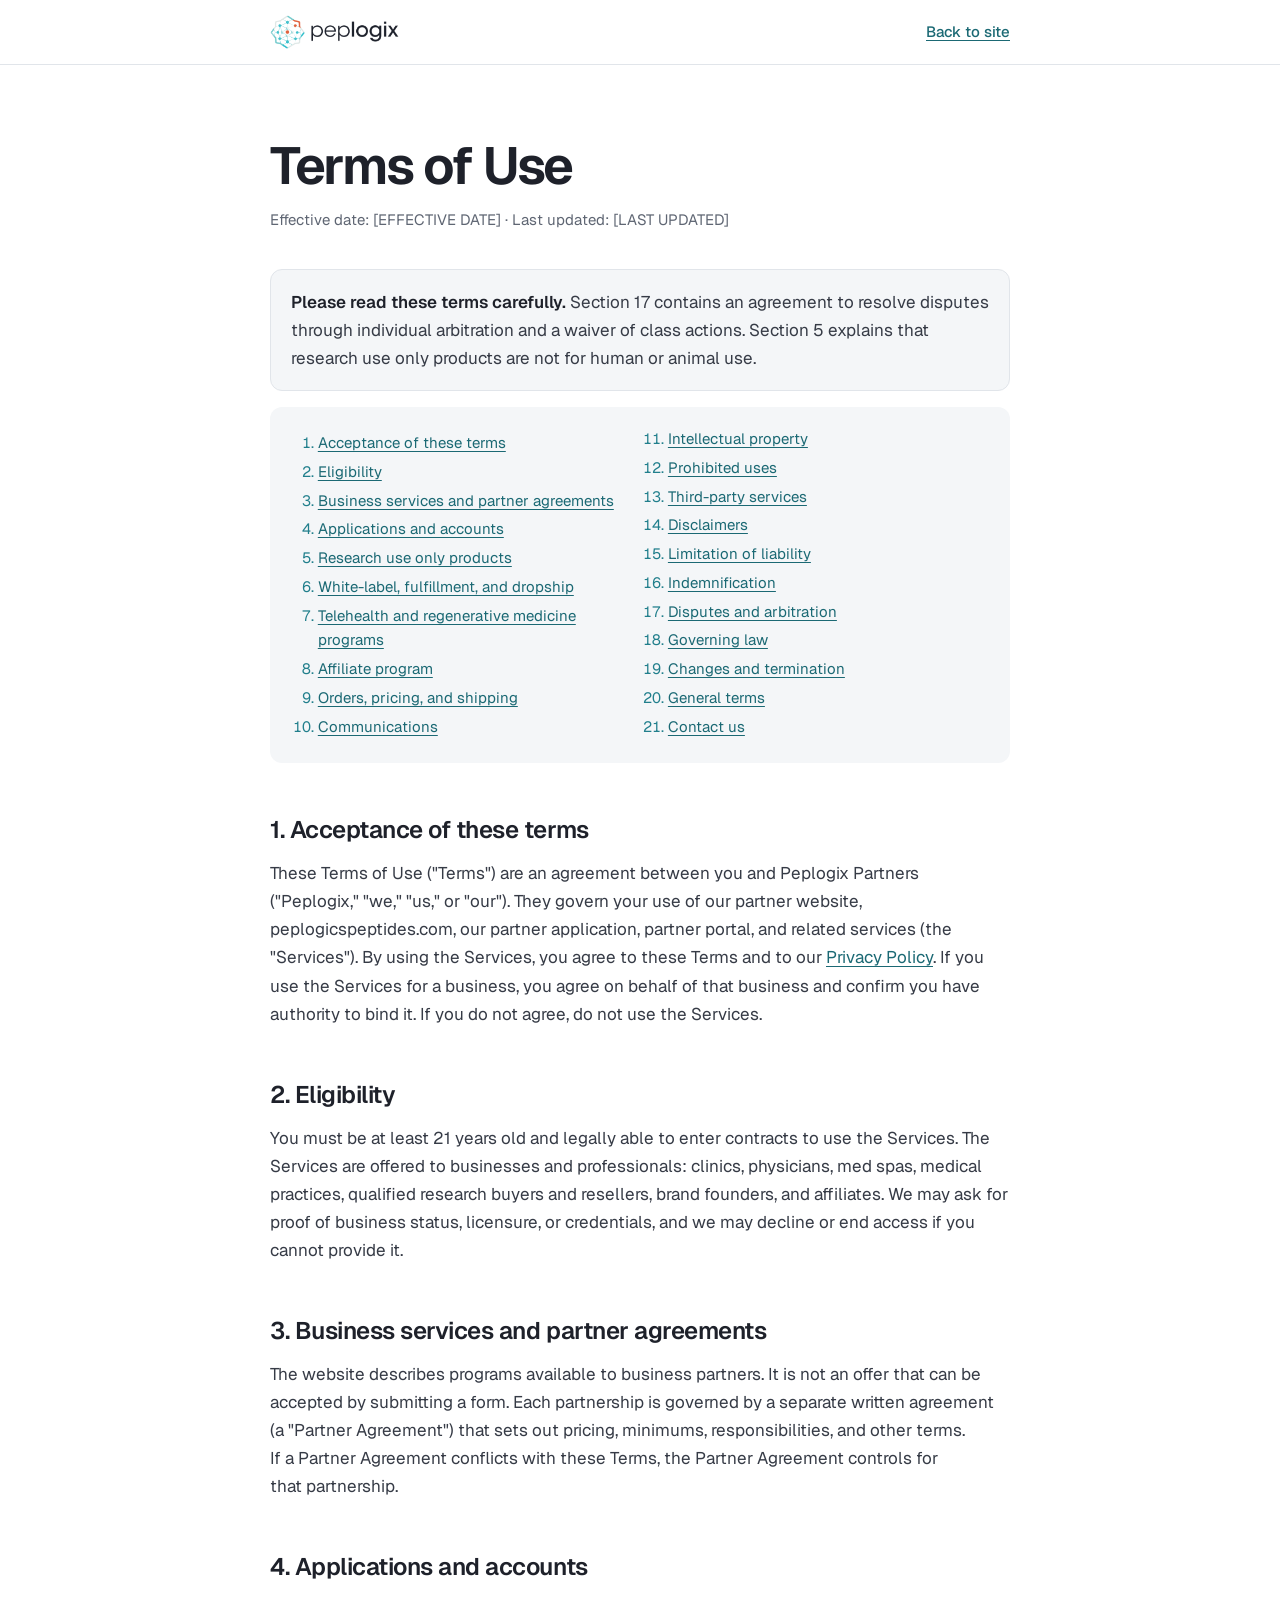
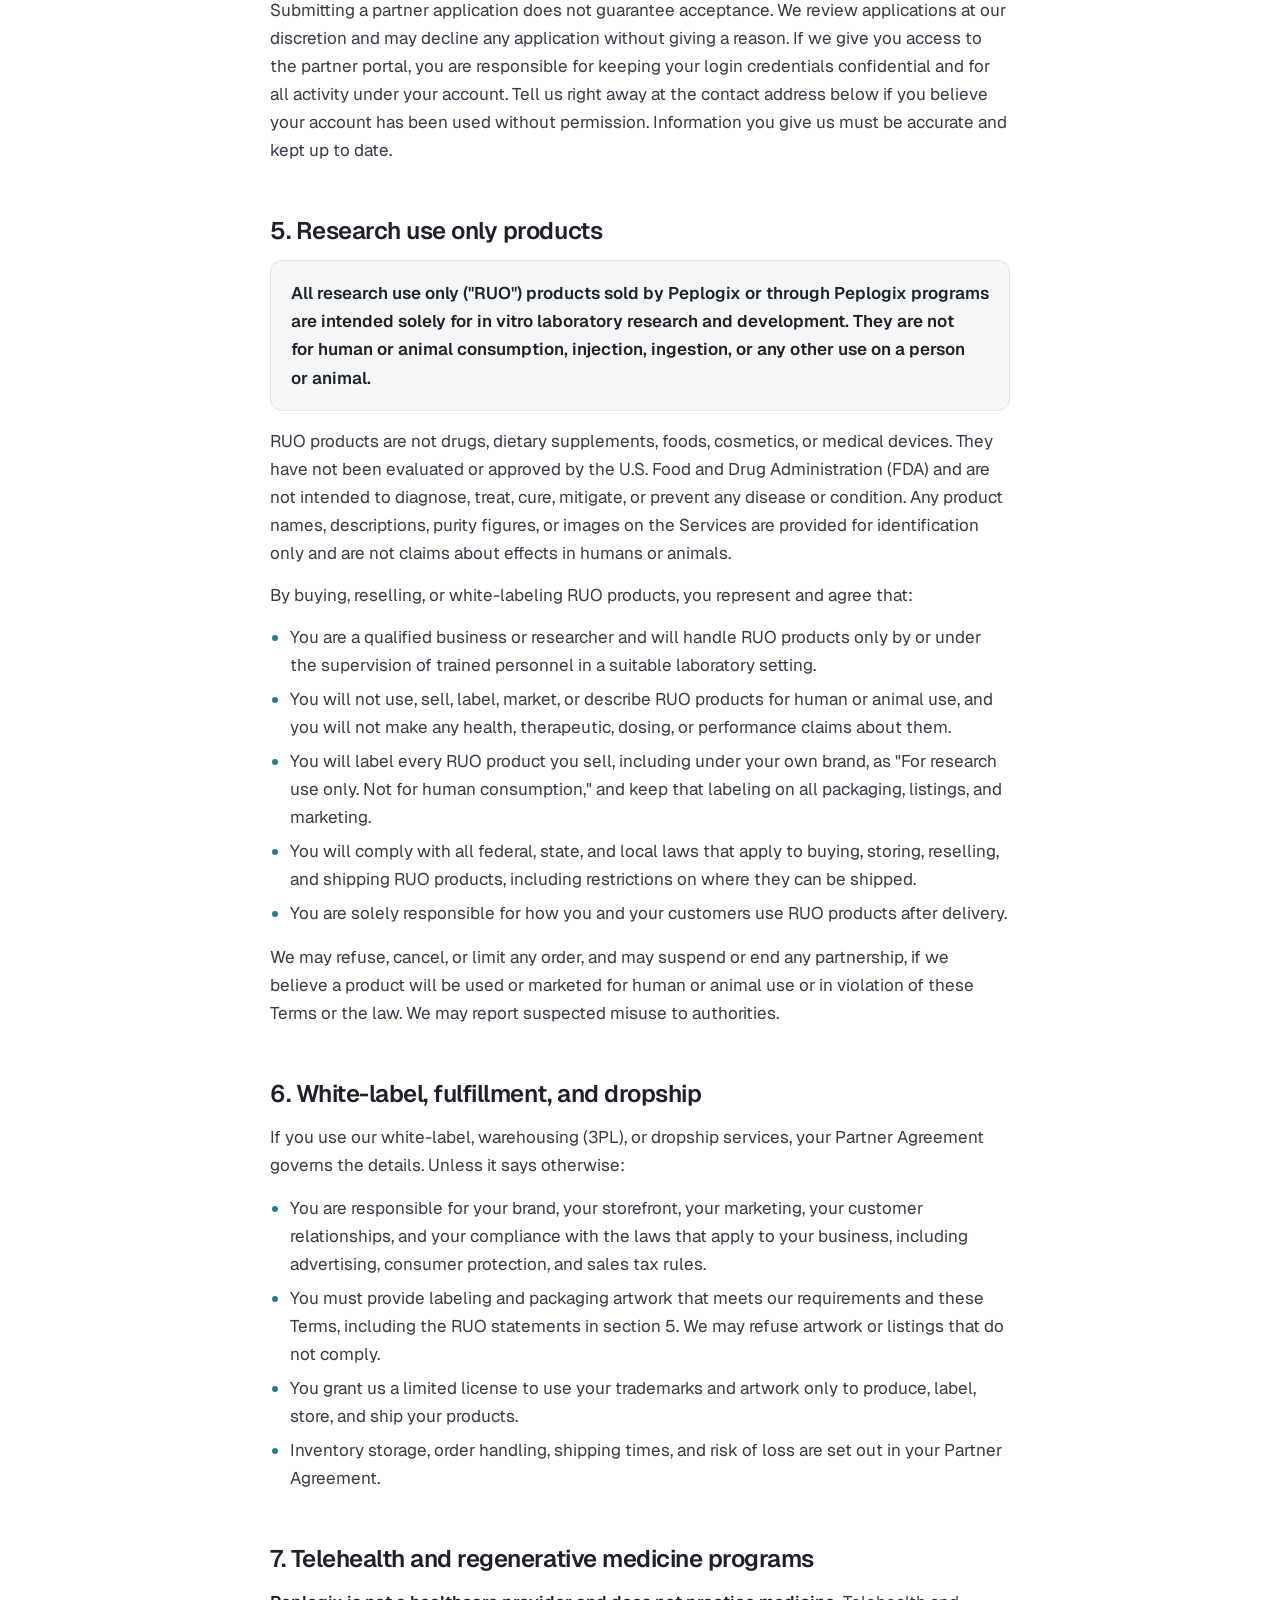
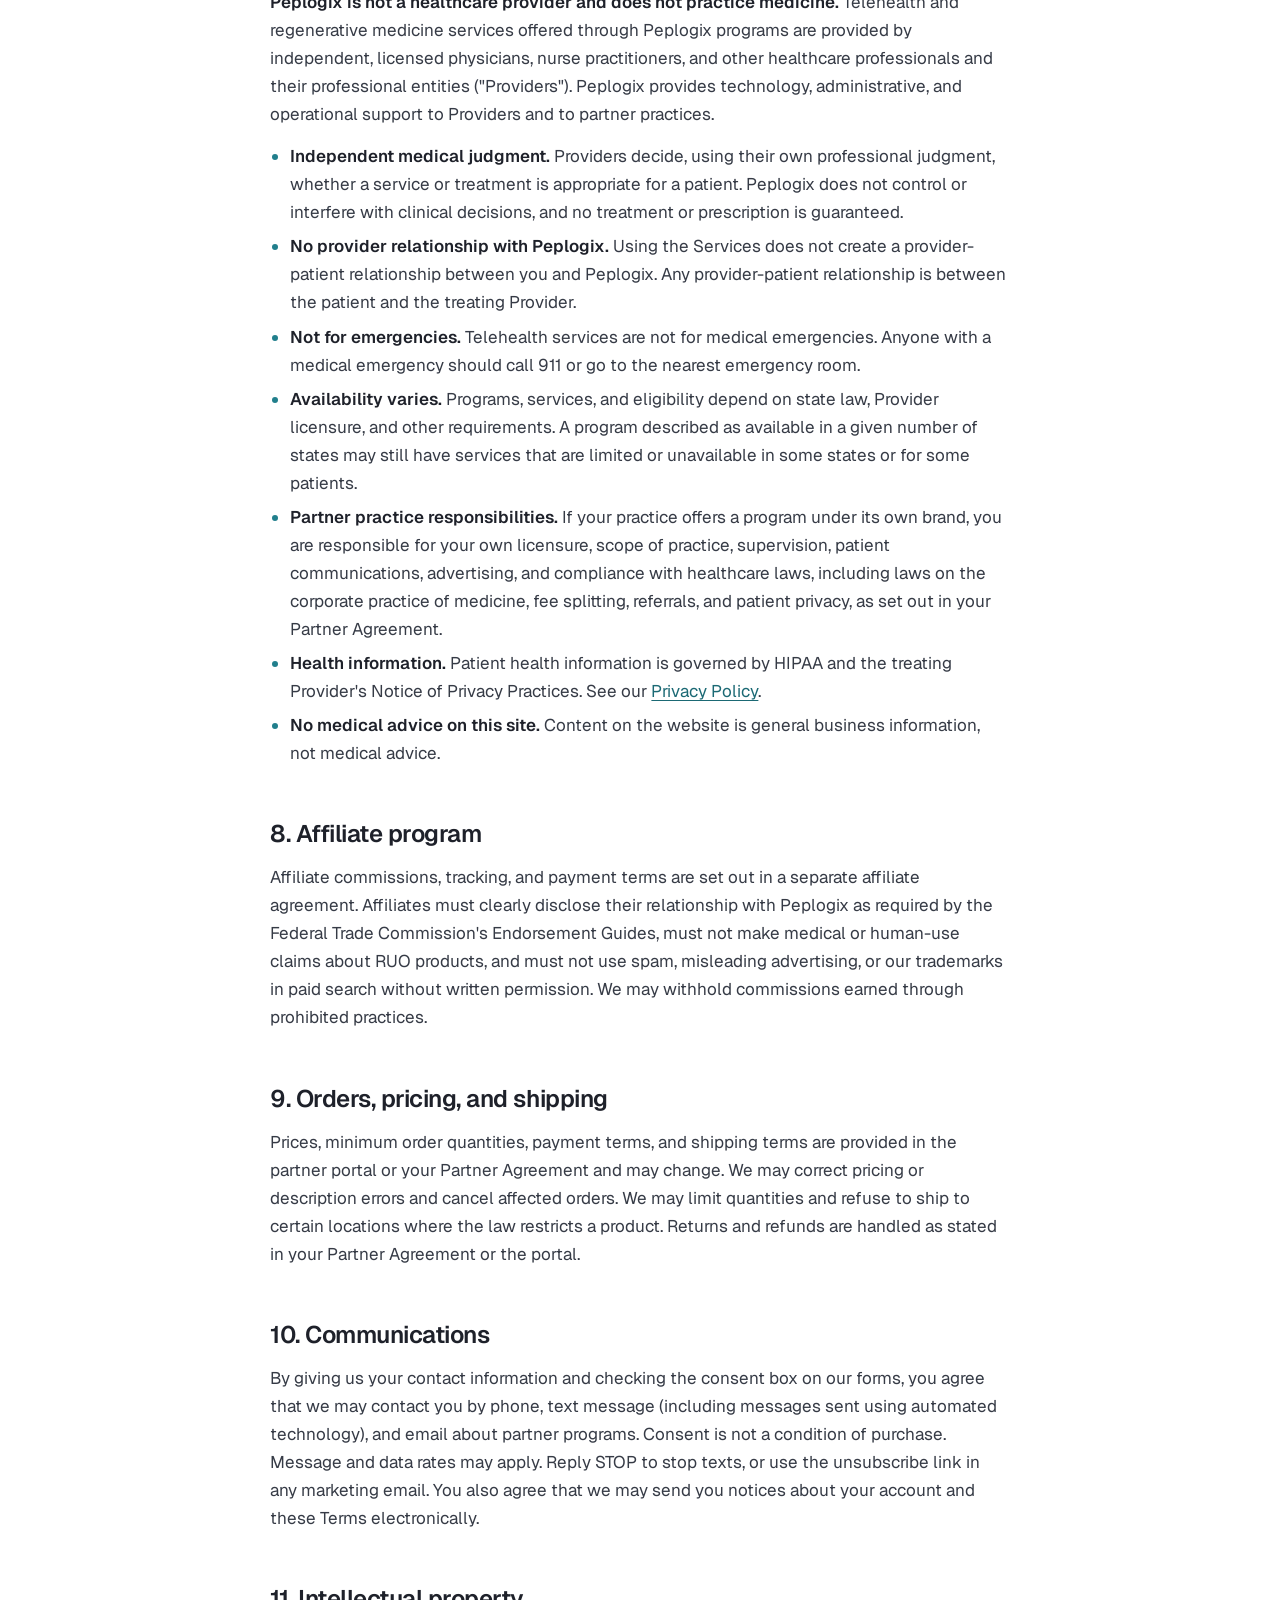
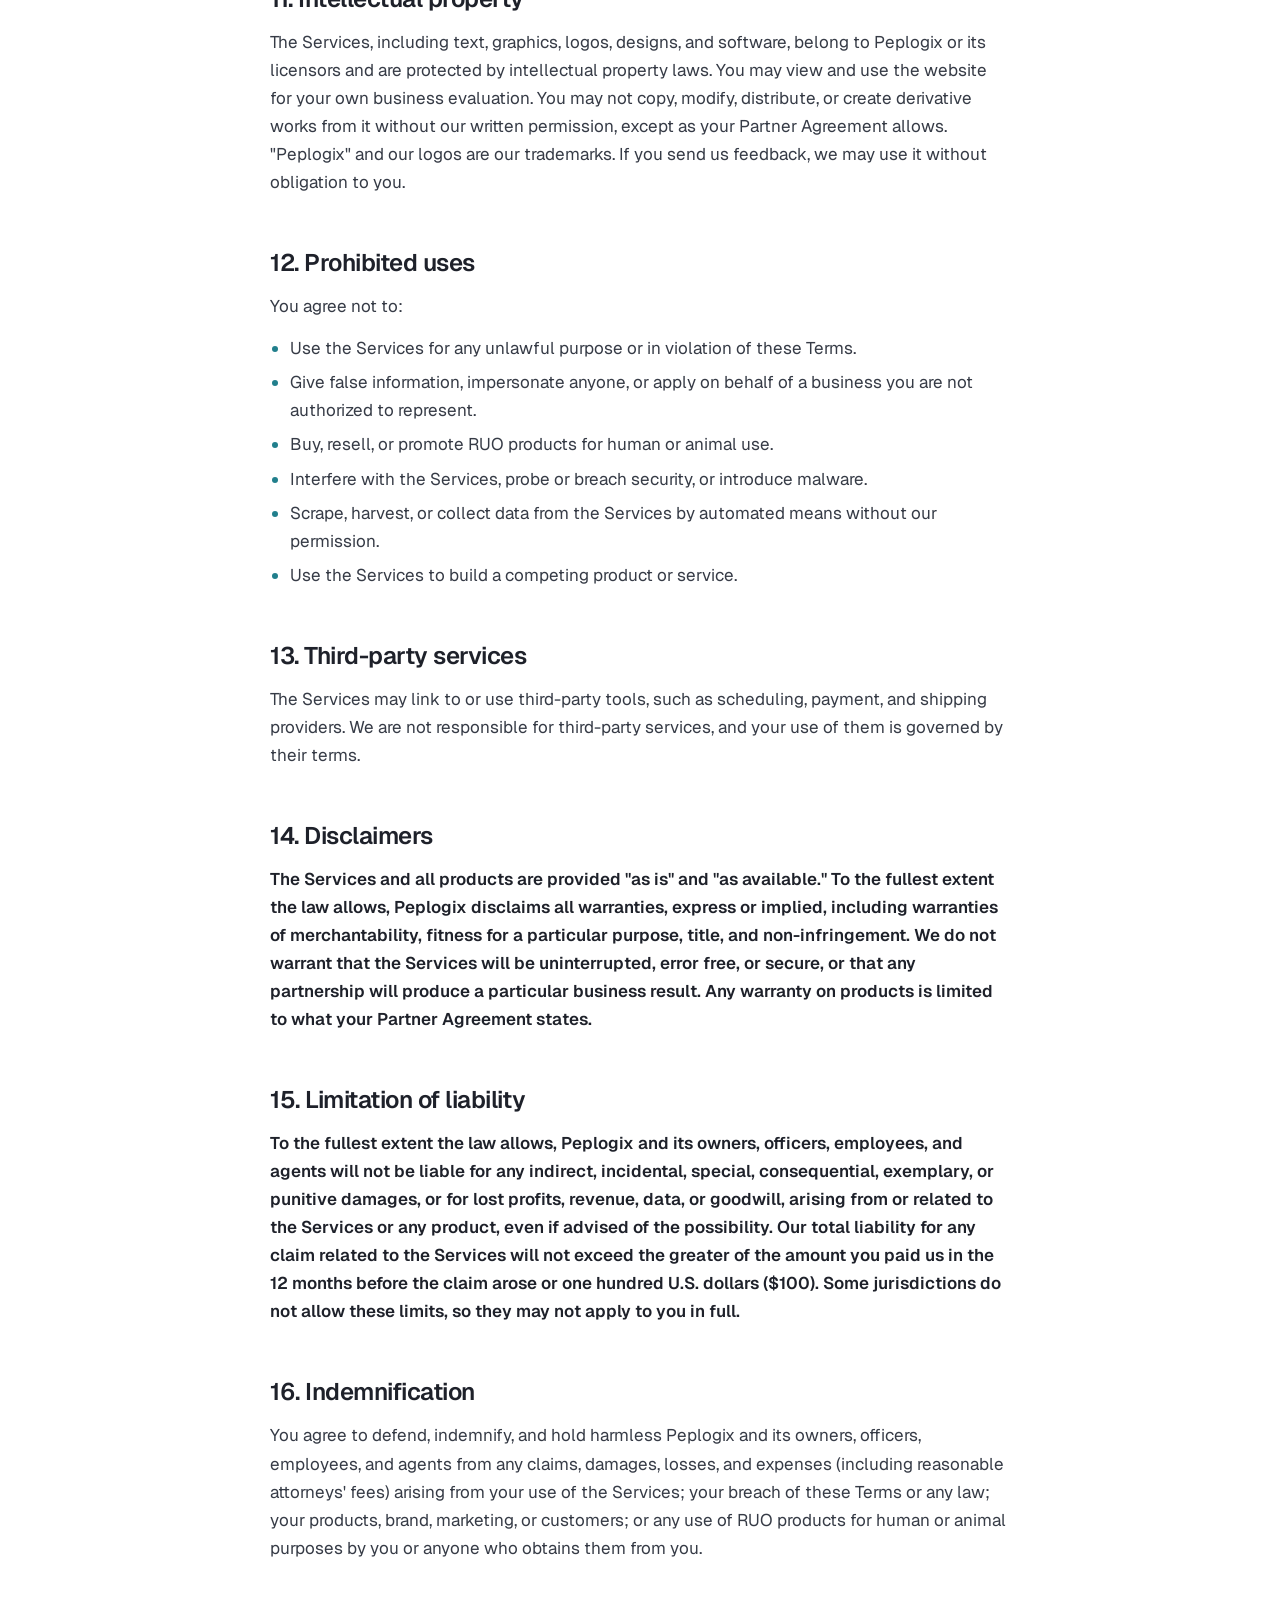
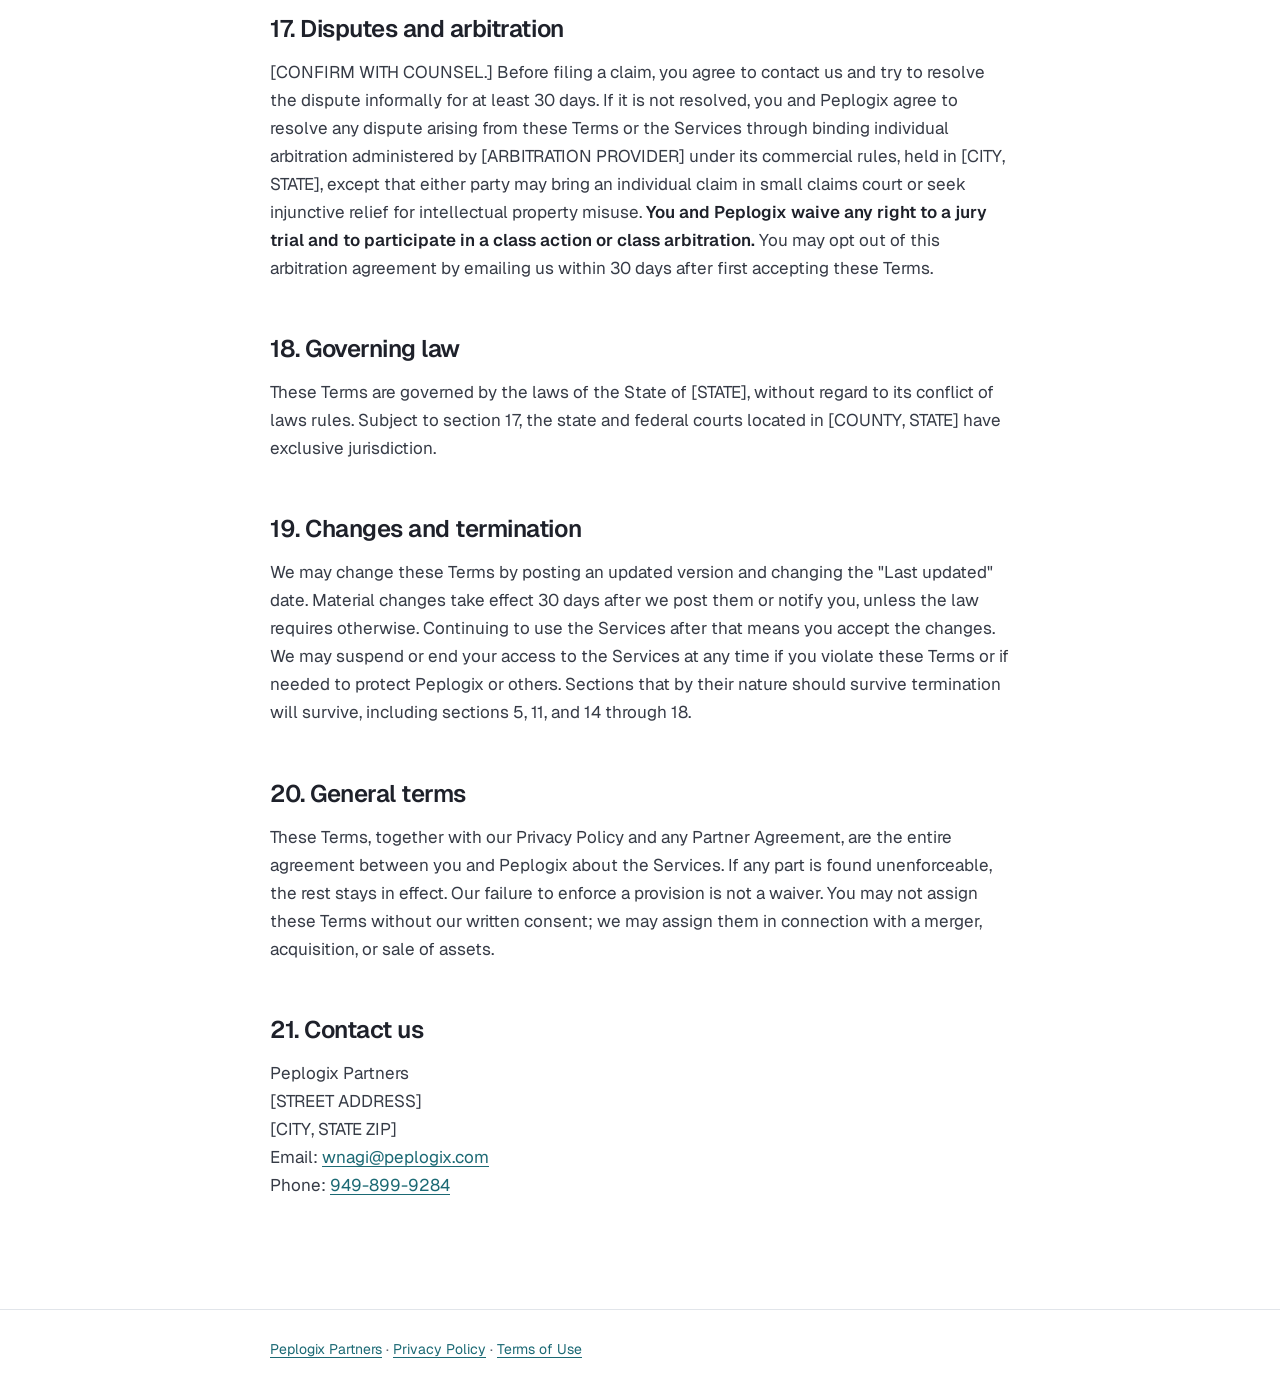
<file: terms.html>
<!doctype html>
<html lang="en">
<head>
<meta charset="utf-8">
<meta name="viewport" content="width=device-width, initial-scale=1">
<meta name="robots" content="noindex, nofollow">
<title>Terms of Use | Peplogix</title>
<meta name="description" content="Terms that govern use of the Peplogix website, partner programs, research use only products, and telehealth program services.">
<link rel="preconnect" href="https://fonts.googleapis.com">
<link rel="preconnect" href="https://fonts.gstatic.com" crossorigin>
<link href="https://fonts.googleapis.com/css2?family=Geist:wght@400;500;600;700&display=swap" rel="stylesheet">
<link rel="icon" type="image/png" href="assets/favicon-64.png">
<link rel="apple-touch-icon" href="assets/apple-touch-icon.png">
<link rel="stylesheet" href="legal.css">
</head>
<body>
<header class="top"><div class="wrap top__in"><a class="logo" href="index.html"><img src="assets/peplogix-logo.png" alt="Peplogix" width="130" height="34"></a><a class="back" href="index.html">Back to site</a></div></header>
<main class="wrap doc">
  <h1>Terms of Use</h1>
  <p class="meta">Effective date: [EFFECTIVE DATE] · Last updated: [LAST UPDATED]</p>

  <div class="notice">
    <p><strong>Please read these terms carefully.</strong> Section 17 contains an agreement to resolve disputes through individual arbitration and a waiver of class actions. Section 5 explains that research use only products are not for human or animal use.</p>
  </div>

  <nav class="toc" aria-label="On this page">
    <ol>
      <li><a href="#accept">Acceptance of these terms</a></li>
      <li><a href="#eligible">Eligibility</a></li>
      <li><a href="#b2b">Business services and partner agreements</a></li>
      <li><a href="#apply">Applications and accounts</a></li>
      <li><a href="#ruo">Research use only products</a></li>
      <li><a href="#whitelabel">White-label, fulfillment, and dropship</a></li>
      <li><a href="#clinical">Telehealth and regenerative medicine programs</a></li>
      <li><a href="#affiliate">Affiliate program</a></li>
      <li><a href="#orders">Orders, pricing, and shipping</a></li>
      <li><a href="#comms">Communications</a></li>
      <li><a href="#ip">Intellectual property</a></li>
      <li><a href="#prohibited">Prohibited uses</a></li>
      <li><a href="#third">Third-party services</a></li>
      <li><a href="#disclaim">Disclaimers</a></li>
      <li><a href="#liability">Limitation of liability</a></li>
      <li><a href="#indemnity">Indemnification</a></li>
      <li><a href="#disputes">Disputes and arbitration</a></li>
      <li><a href="#law">Governing law</a></li>
      <li><a href="#changes">Changes and termination</a></li>
      <li><a href="#general">General terms</a></li>
      <li><a href="#contact">Contact us</a></li>
    </ol>
  </nav>

  <h2 id="accept">1. Acceptance of these terms</h2>
  <p>These Terms of Use ("Terms") are an agreement between you and Peplogix Partners ("Peplogix," "we," "us," or "our"). They govern your use of our partner website, peplogicspeptides.com, our partner application, partner portal, and related services (the "Services"). By using the Services, you agree to these Terms and to our <a href="privacy.html">Privacy Policy</a>. If you use the Services for a business, you agree on behalf of that business and confirm you have authority to bind it. If you do not agree, do not use the Services.</p>

  <h2 id="eligible">2. Eligibility</h2>
  <p>You must be at least 21 years old and legally able to enter contracts to use the Services. The Services are offered to businesses and professionals: clinics, physicians, med spas, medical practices, qualified research buyers and resellers, brand founders, and affiliates. We may ask for proof of business status, licensure, or credentials, and we may decline or end access if you cannot provide it.</p>

  <h2 id="b2b">3. Business services and partner agreements</h2>
  <p>The website describes programs available to business partners. It is not an offer that can be accepted by submitting a form. Each partnership is governed by a separate written agreement (a "Partner Agreement") that sets out pricing, minimums, responsibilities, and other terms. If a Partner Agreement conflicts with these Terms, the Partner Agreement controls for that partnership.</p>

  <h2 id="apply">4. Applications and accounts</h2>
  <p>Submitting a partner application does not guarantee acceptance. We review applications at our discretion and may decline any application without giving a reason. If we give you access to the partner portal, you are responsible for keeping your login credentials confidential and for all activity under your account. Tell us right away at the contact address below if you believe your account has been used without permission. Information you give us must be accurate and kept up to date.</p>

  <h2 id="ruo">5. Research use only products</h2>
  <div class="notice">
    <p class="caps"><strong>All research use only ("RUO") products sold by Peplogix or through Peplogix programs are intended solely for in vitro laboratory research and development. They are not for human or animal consumption, injection, ingestion, or any other use on a person or animal.</strong></p>
  </div>
  <p>RUO products are not drugs, dietary supplements, foods, cosmetics, or medical devices. They have not been evaluated or approved by the U.S. Food and Drug Administration (FDA) and are not intended to diagnose, treat, cure, mitigate, or prevent any disease or condition. Any product names, descriptions, purity figures, or images on the Services are provided for identification only and are not claims about effects in humans or animals.</p>
  <p>By buying, reselling, or white-labeling RUO products, you represent and agree that:</p>
  <ul>
    <li>You are a qualified business or researcher and will handle RUO products only by or under the supervision of trained personnel in a suitable laboratory setting.</li>
    <li>You will not use, sell, label, market, or describe RUO products for human or animal use, and you will not make any health, therapeutic, dosing, or performance claims about them.</li>
    <li>You will label every RUO product you sell, including under your own brand, as "For research use only. Not for human consumption," and keep that labeling on all packaging, listings, and marketing.</li>
    <li>You will comply with all federal, state, and local laws that apply to buying, storing, reselling, and shipping RUO products, including restrictions on where they can be shipped.</li>
    <li>You are solely responsible for how you and your customers use RUO products after delivery.</li>
  </ul>
  <p>We may refuse, cancel, or limit any order, and may suspend or end any partnership, if we believe a product will be used or marketed for human or animal use or in violation of these Terms or the law. We may report suspected misuse to authorities.</p>

  <h2 id="whitelabel">6. White-label, fulfillment, and dropship</h2>
  <p>If you use our white-label, warehousing (3PL), or dropship services, your Partner Agreement governs the details. Unless it says otherwise:</p>
  <ul>
    <li>You are responsible for your brand, your storefront, your marketing, your customer relationships, and your compliance with the laws that apply to your business, including advertising, consumer protection, and sales tax rules.</li>
    <li>You must provide labeling and packaging artwork that meets our requirements and these Terms, including the RUO statements in section 5. We may refuse artwork or listings that do not comply.</li>
    <li>You grant us a limited license to use your trademarks and artwork only to produce, label, store, and ship your products.</li>
    <li>Inventory storage, order handling, shipping times, and risk of loss are set out in your Partner Agreement.</li>
  </ul>

  <h2 id="clinical">7. Telehealth and regenerative medicine programs</h2>
  <p><strong>Peplogix is not a healthcare provider and does not practice medicine.</strong> Telehealth and regenerative medicine services offered through Peplogix programs are provided by independent, licensed physicians, nurse practitioners, and other healthcare professionals and their professional entities ("Providers"). Peplogix provides technology, administrative, and operational support to Providers and to partner practices.</p>
  <ul>
    <li><strong>Independent medical judgment.</strong> Providers decide, using their own professional judgment, whether a service or treatment is appropriate for a patient. Peplogix does not control or interfere with clinical decisions, and no treatment or prescription is guaranteed.</li>
    <li><strong>No provider relationship with Peplogix.</strong> Using the Services does not create a provider-patient relationship between you and Peplogix. Any provider-patient relationship is between the patient and the treating Provider.</li>
    <li><strong>Not for emergencies.</strong> Telehealth services are not for medical emergencies. Anyone with a medical emergency should call 911 or go to the nearest emergency room.</li>
    <li><strong>Availability varies.</strong> Programs, services, and eligibility depend on state law, Provider licensure, and other requirements. A program described as available in a given number of states may still have services that are limited or unavailable in some states or for some patients.</li>
    <li><strong>Partner practice responsibilities.</strong> If your practice offers a program under its own brand, you are responsible for your own licensure, scope of practice, supervision, patient communications, advertising, and compliance with healthcare laws, including laws on the corporate practice of medicine, fee splitting, referrals, and patient privacy, as set out in your Partner Agreement.</li>
    <li><strong>Health information.</strong> Patient health information is governed by HIPAA and the treating Provider's Notice of Privacy Practices. See our <a href="privacy.html">Privacy Policy</a>.</li>
    <li><strong>No medical advice on this site.</strong> Content on the website is general business information, not medical advice.</li>
  </ul>

  <h2 id="affiliate">8. Affiliate program</h2>
  <p>Affiliate commissions, tracking, and payment terms are set out in a separate affiliate agreement. Affiliates must clearly disclose their relationship with Peplogix as required by the Federal Trade Commission's Endorsement Guides, must not make medical or human-use claims about RUO products, and must not use spam, misleading advertising, or our trademarks in paid search without written permission. We may withhold commissions earned through prohibited practices.</p>

  <h2 id="orders">9. Orders, pricing, and shipping</h2>
  <p>Prices, minimum order quantities, payment terms, and shipping terms are provided in the partner portal or your Partner Agreement and may change. We may correct pricing or description errors and cancel affected orders. We may limit quantities and refuse to ship to certain locations where the law restricts a product. Returns and refunds are handled as stated in your Partner Agreement or the portal.</p>

  <h2 id="comms">10. Communications</h2>
  <p>By giving us your contact information and checking the consent box on our forms, you agree that we may contact you by phone, text message (including messages sent using automated technology), and email about partner programs. Consent is not a condition of purchase. Message and data rates may apply. Reply STOP to stop texts, or use the unsubscribe link in any marketing email. You also agree that we may send you notices about your account and these Terms electronically.</p>

  <h2 id="ip">11. Intellectual property</h2>
  <p>The Services, including text, graphics, logos, designs, and software, belong to Peplogix or its licensors and are protected by intellectual property laws. You may view and use the website for your own business evaluation. You may not copy, modify, distribute, or create derivative works from it without our written permission, except as your Partner Agreement allows. "Peplogix" and our logos are our trademarks. If you send us feedback, we may use it without obligation to you.</p>

  <h2 id="prohibited">12. Prohibited uses</h2>
  <p>You agree not to:</p>
  <ul>
    <li>Use the Services for any unlawful purpose or in violation of these Terms.</li>
    <li>Give false information, impersonate anyone, or apply on behalf of a business you are not authorized to represent.</li>
    <li>Buy, resell, or promote RUO products for human or animal use.</li>
    <li>Interfere with the Services, probe or breach security, or introduce malware.</li>
    <li>Scrape, harvest, or collect data from the Services by automated means without our permission.</li>
    <li>Use the Services to build a competing product or service.</li>
  </ul>

  <h2 id="third">13. Third-party services</h2>
  <p>The Services may link to or use third-party tools, such as scheduling, payment, and shipping providers. We are not responsible for third-party services, and your use of them is governed by their terms.</p>

  <h2 id="disclaim">14. Disclaimers</h2>
  <p class="caps">The Services and all products are provided "as is" and "as available." To the fullest extent the law allows, Peplogix disclaims all warranties, express or implied, including warranties of merchantability, fitness for a particular purpose, title, and non-infringement. We do not warrant that the Services will be uninterrupted, error free, or secure, or that any partnership will produce a particular business result. Any warranty on products is limited to what your Partner Agreement states.</p>

  <h2 id="liability">15. Limitation of liability</h2>
  <p class="caps">To the fullest extent the law allows, Peplogix and its owners, officers, employees, and agents will not be liable for any indirect, incidental, special, consequential, exemplary, or punitive damages, or for lost profits, revenue, data, or goodwill, arising from or related to the Services or any product, even if advised of the possibility. Our total liability for any claim related to the Services will not exceed the greater of the amount you paid us in the 12 months before the claim arose or one hundred U.S. dollars ($100). Some jurisdictions do not allow these limits, so they may not apply to you in full.</p>

  <h2 id="indemnity">16. Indemnification</h2>
  <p>You agree to defend, indemnify, and hold harmless Peplogix and its owners, officers, employees, and agents from any claims, damages, losses, and expenses (including reasonable attorneys' fees) arising from your use of the Services; your breach of these Terms or any law; your products, brand, marketing, or customers; or any use of RUO products for human or animal purposes by you or anyone who obtains them from you.</p>

  <h2 id="disputes">17. Disputes and arbitration</h2>
  <p>[CONFIRM WITH COUNSEL.] Before filing a claim, you agree to contact us and try to resolve the dispute informally for at least 30 days. If it is not resolved, you and Peplogix agree to resolve any dispute arising from these Terms or the Services through binding individual arbitration administered by [ARBITRATION PROVIDER] under its commercial rules, held in [CITY, STATE], except that either party may bring an individual claim in small claims court or seek injunctive relief for intellectual property misuse. <strong>You and Peplogix waive any right to a jury trial and to participate in a class action or class arbitration.</strong> You may opt out of this arbitration agreement by emailing us within 30 days after first accepting these Terms.</p>

  <h2 id="law">18. Governing law</h2>
  <p>These Terms are governed by the laws of the State of [STATE], without regard to its conflict of laws rules. Subject to section 17, the state and federal courts located in [COUNTY, STATE] have exclusive jurisdiction.</p>

  <h2 id="changes">19. Changes and termination</h2>
  <p>We may change these Terms by posting an updated version and changing the "Last updated" date. Material changes take effect 30 days after we post them or notify you, unless the law requires otherwise. Continuing to use the Services after that means you accept the changes. We may suspend or end your access to the Services at any time if you violate these Terms or if needed to protect Peplogix or others. Sections that by their nature should survive termination will survive, including sections 5, 11, and 14 through 18.</p>

  <h2 id="general">20. General terms</h2>
  <p>These Terms, together with our Privacy Policy and any Partner Agreement, are the entire agreement between you and Peplogix about the Services. If any part is found unenforceable, the rest stays in effect. Our failure to enforce a provision is not a waiver. You may not assign these Terms without our written consent; we may assign them in connection with a merger, acquisition, or sale of assets.</p>

  <h2 id="contact">21. Contact us</h2>
  <p>Peplogix Partners<br>[STREET ADDRESS]<br>[CITY, STATE ZIP]<br>Email: <a href="mailto:wnagi@peplogix.com">wnagi@peplogix.com</a><br>Phone: <a href="tel:+19498999284">949-899-9284</a></p>
</main>
<footer class="foot"><div class="wrap"><a href="index.html">Peplogix Partners</a> · <a href="privacy.html">Privacy Policy</a> · <a href="terms.html">Terms of Use</a></div></footer>
</body>
</html>
</file>
<file: legal.css>
:root{--ink:#1E212A;--ink-2:#363B46;--muted:#5F6673;--line:#E1E5EA;--mist:#F4F6F8;--teal:#217F8C;--teal-ink:#1B6974;--sans:"Geist",ui-sans-serif,system-ui,-apple-system,"Segoe UI",sans-serif}
*,*::before,*::after{box-sizing:border-box}
body{margin:0;background:#fff;color:var(--ink);font:400 17px/1.65 var(--sans);-webkit-font-smoothing:antialiased;caret-color:var(--teal)}
::selection{background:var(--teal);color:#fff}
:focus-visible{outline:2px solid var(--teal);outline-offset:3px;border-radius:4px}
a{color:var(--teal-ink);text-underline-offset:.2em;text-decoration-thickness:1px}
a:hover{color:var(--ink)}
.wrap{max-width:820px;margin:0 auto;padding:0 clamp(16px,4vw,40px)}
.top{border-bottom:1px solid var(--line);background:#fff;position:sticky;top:0;z-index:10}
.top__in{display:flex;justify-content:space-between;align-items:center;gap:16px;height:64px}
.logo{display:inline-flex;align-items:center;gap:10px;color:var(--ink);text-decoration:none;font-weight:700;font-size:19px;letter-spacing:-.03em}
.logo img{display:block;height:34px;width:auto}
.back{font-size:15px;font-weight:500}
.doc{padding:clamp(40px,7vw,72px) clamp(16px,4vw,40px) 96px}
h1{font-size:clamp(36px,5vw,52px);line-height:1.1;letter-spacing:-.035em;font-weight:650;margin:0}
.meta{color:var(--muted);margin:14px 0 36px;font-size:15px}
h2{font-size:24px;letter-spacing:-.02em;line-height:1.25;margin:52px 0 14px;scroll-margin-top:84px;font-weight:600}
h3{font-size:18px;margin:28px 0 8px;font-weight:600}
p,li{color:var(--ink-2);max-width:70ch}
p{margin:0 0 14px;text-wrap:pretty}
ul{padding-left:1.2em;margin:0 0 16px}
li{margin:6px 0}
li::marker{color:var(--teal)}
strong{color:var(--ink);font-weight:600}
.toc{background:var(--mist);border-radius:12px;padding:20px 24px;margin-bottom:8px}
.toc ol{margin:0;padding-left:1.4em;columns:2;column-gap:32px}
.toc li{margin:4px 0;break-inside:avoid;font-size:15px}
@media (max-width:640px){.toc ol{columns:1}}
.notice{border:1px solid var(--line);background:var(--mist);border-radius:12px;padding:18px 20px;margin:0 0 16px}
.notice p:last-child{margin:0}
.caps{font-weight:600;color:var(--ink)}
.foot{border-top:1px solid var(--line);padding:28px 0;font-size:14px;color:var(--muted)}
</file>
